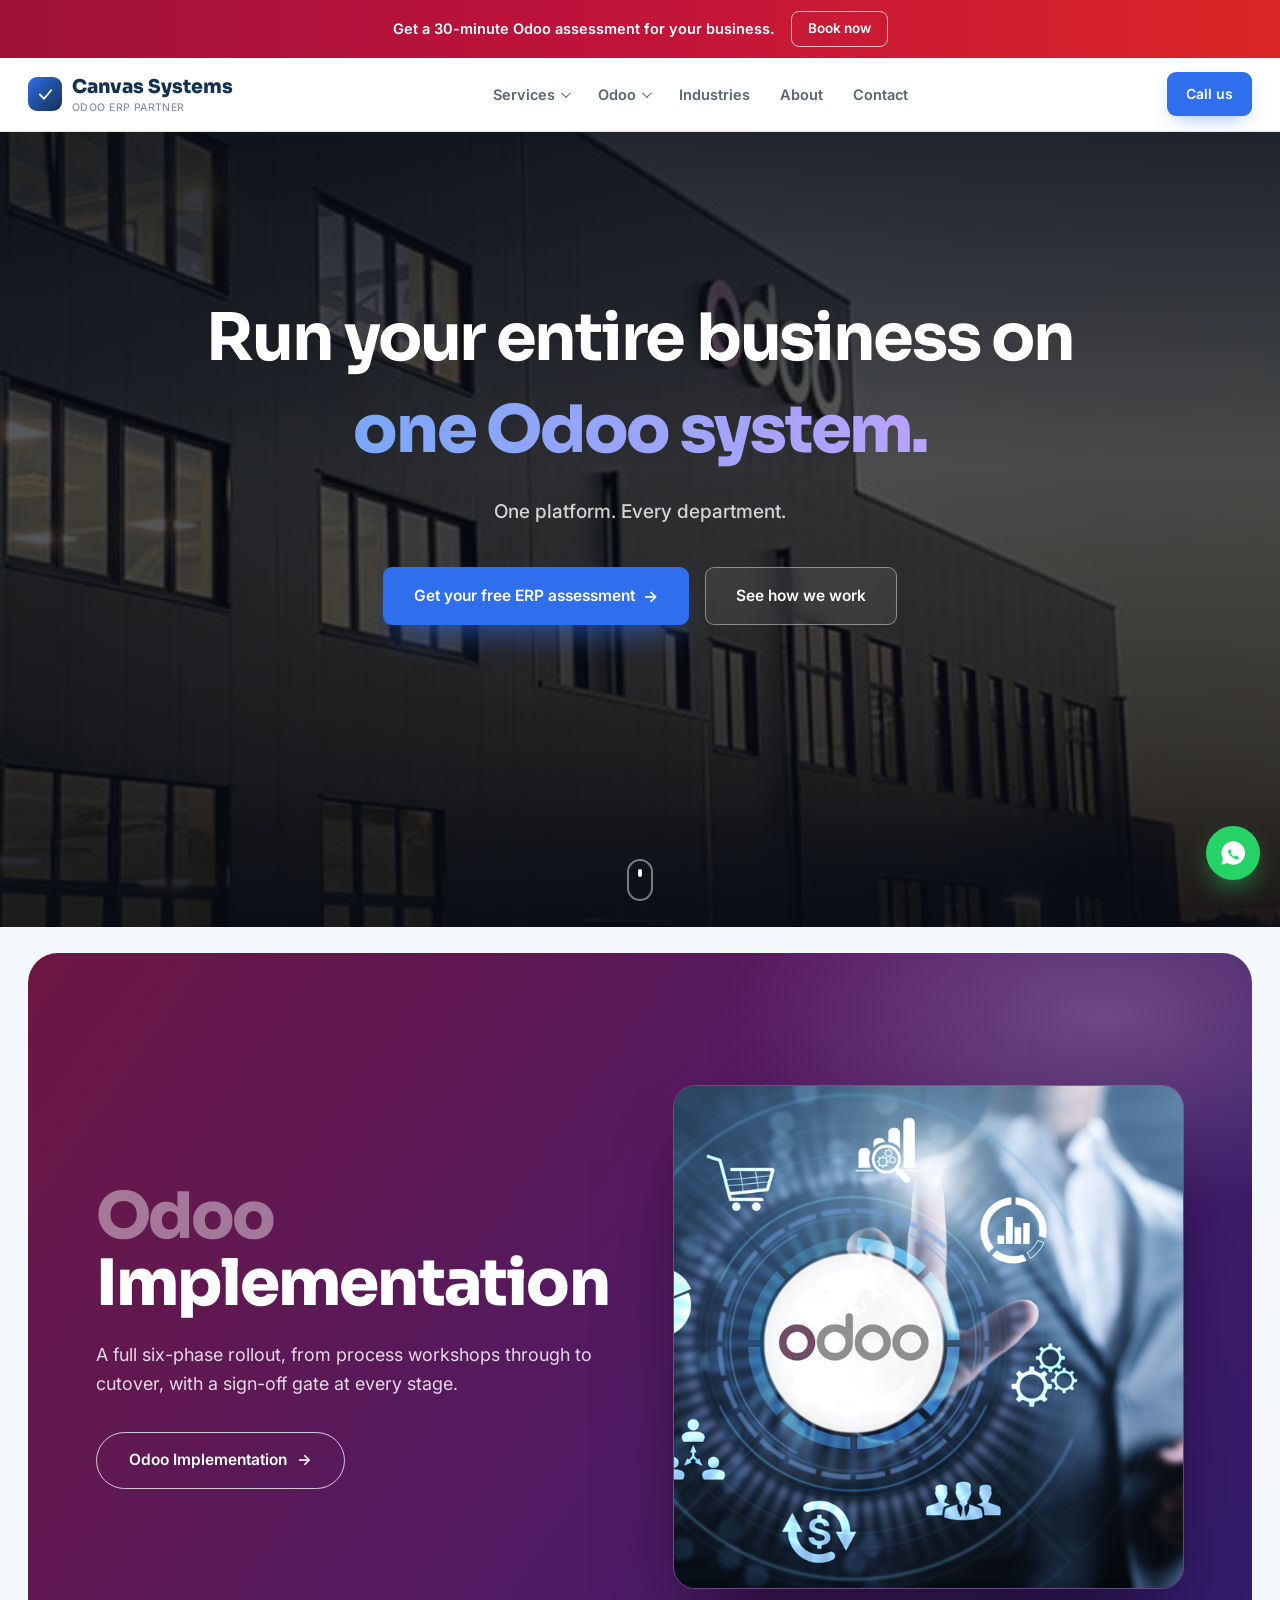
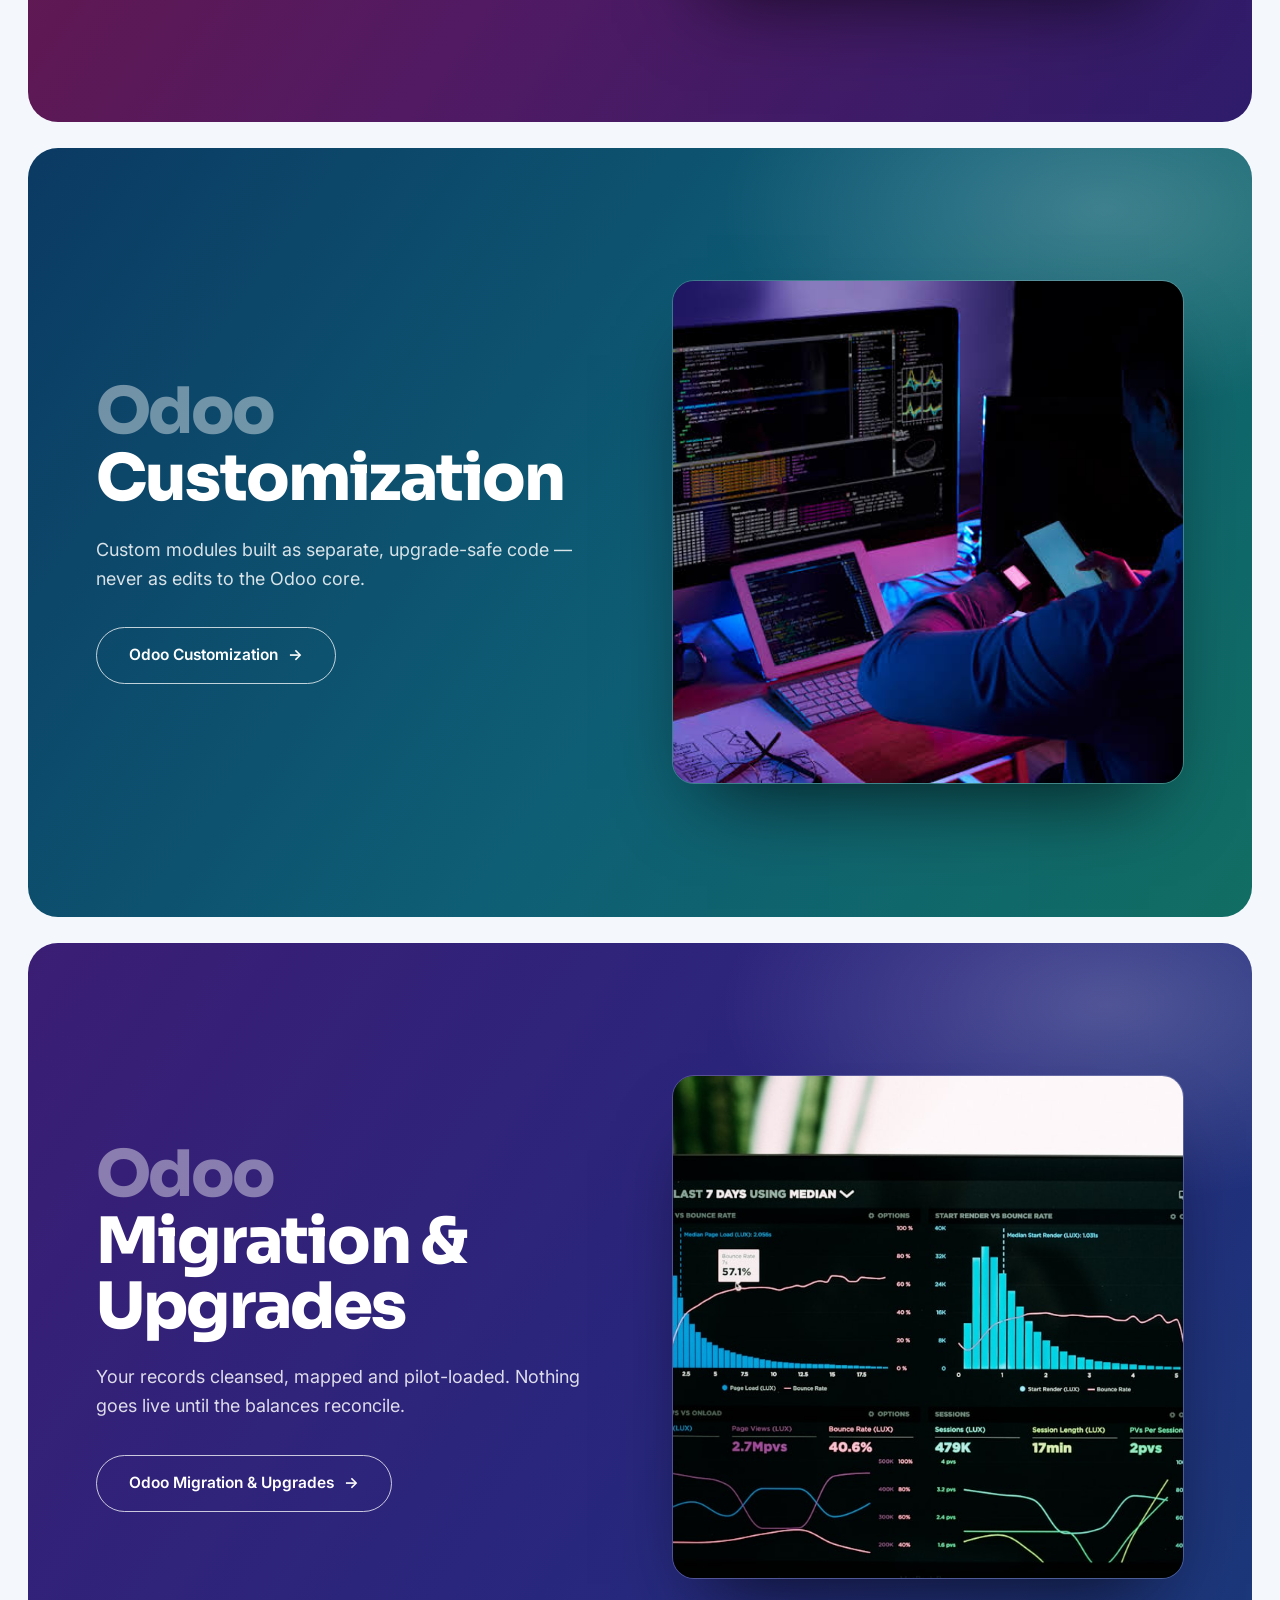
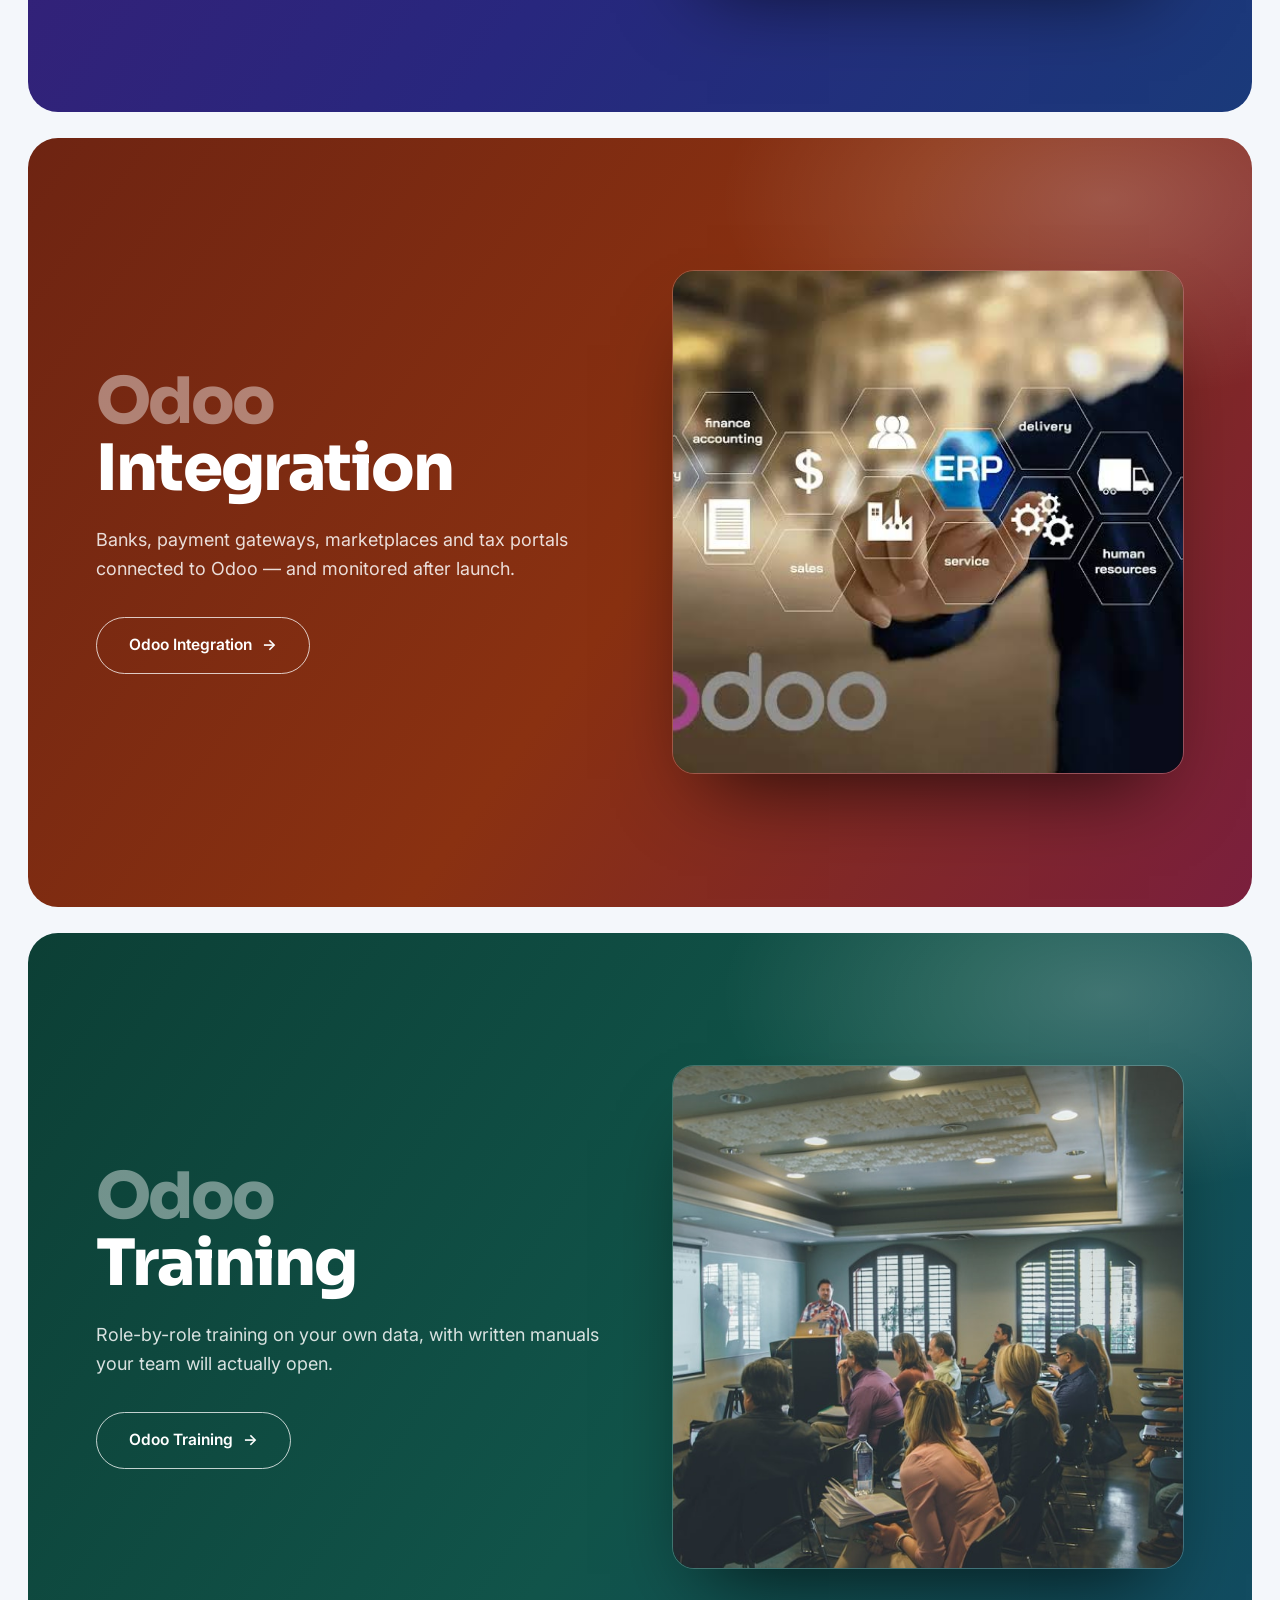
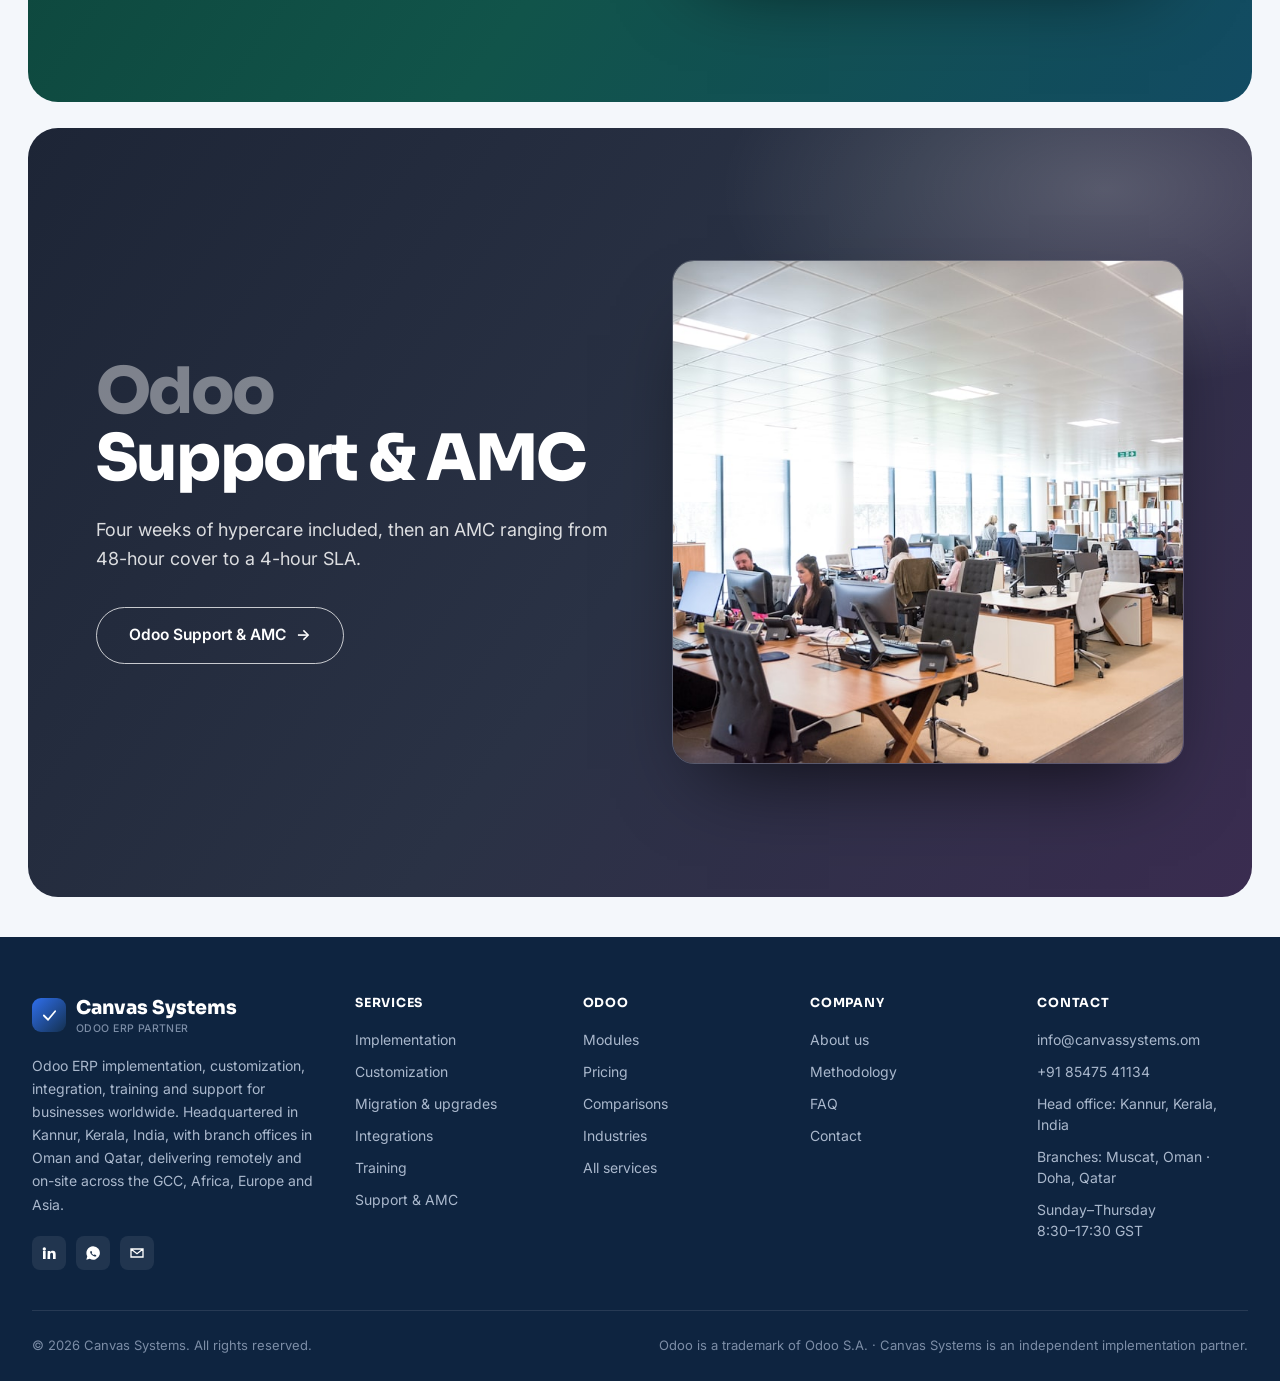
<file: index.html>
<!DOCTYPE html>
<html lang="en">
<head>
<meta charset="UTF-8">
<meta name="viewport" content="width=device-width, initial-scale=1.0">
<title>Canvas Systems | Odoo ERP Implementation Partner</title>
<meta name="description" content="Canvas Systems implements, customizes and supports Odoo ERP for businesses worldwide. Implementation, migration, integration, training and AMC support. Live in 10–12 weeks.">
<meta property="og:title" content="Canvas Systems | Odoo ERP Implementation Partner">
<meta property="og:description" content="Canvas Systems implements, customizes and supports Odoo ERP for businesses worldwide. Implementation, migration, integration, training and AMC support. Live in 10–12 weeks.">
<meta property="og:type" content="website">
<meta name="theme-color" content="#14304F">
<link rel="preconnect" href="https://fonts.googleapis.com">
<link rel="preconnect" href="https://fonts.gstatic.com" crossorigin>
<link href="https://fonts.googleapis.com/css2?family=Sora:wght@500;600;700;800&family=Inter:wght@400;500;600;700&display=swap" rel="stylesheet">
<link rel="stylesheet" href="assets/css/style.css">
</head>
<body data-page="home">

<a href="#main" class="skip">Skip to content</a>

<div class="announce">
  <div class="wrap">
    <span class="msg">Get a 30-minute Odoo assessment for your business.</span>
    <a href="contact.html" class="try">Book now</a>
  </div>
</div>

<header>
  <nav class="nav">
    <a href="index.html" class="logo">
      <span class="logo-mark"><svg viewBox="0 0 24 24" fill="none"><path d="M4 12L10 18L20 6" stroke="#fff" stroke-width="2.5" stroke-linecap="round" stroke-linejoin="round"/></svg></span>
      <span>Canvas Systems<small>Odoo ERP Partner</small></span>
    </a>
    <div class="nav-links centered" id="navLinks">
      <div class="nav-item">
        <button type="button" aria-expanded="false">Services</button>
        <div class="dropdown">
          <div class="dropdown-title">Odoo services</div>
          <a href="services.html"><strong>All services</strong><span>The full delivery lifecycle</span></a>
          <a href="implementation.html"><strong>Implementation</strong><span>End-to-end ERP rollout</span></a>
          <a href="customization.html"><strong>Customization</strong><span>Modules built to your process</span></a>
          <a href="migration.html"><strong>Migration &amp; upgrades</strong><span>Move your data and version</span></a>
          <a href="integration.html"><strong>Integrations</strong><span>Connect your other systems</span></a>
          <a href="training.html"><strong>Training</strong><span>Get your team using it</span></a>
          <a href="support.html"><strong>Support &amp; AMC</strong><span>SLAs after go-live</span></a>
        </div>
      </div>
      <div class="nav-item">
        <button type="button" aria-expanded="false">Odoo</button>
        <div class="dropdown">
          <div class="dropdown-title">Explore Odoo</div>
          <a href="modules.html"><strong>Modules</strong><span>Apps we implement</span></a>
          <a href="pricing.html"><strong>Pricing</strong><span>Packages and licensing</span></a>
          <a href="comparisons.html"><strong>Comparisons</strong><span>Odoo vs SAP, NetSuite, Zoho</span></a>
        </div>
      </div>
      <a href="industries.html">Industries</a>
      <a href="about.html">About</a>
      <a href="contact.html">Contact</a>
    </div>
    <div class="nav-actions">
      <a href="tel:+918547541134" class="btn btn-primary btn-sm">Call us</a>
    </div>
    <button class="nav-toggle" id="navToggle" aria-label="Toggle menu" aria-expanded="false" aria-controls="navLinks">
      <span></span><span></span><span></span>
    </button>
  </nav>
</header>

<div class="bg-anim" aria-hidden="true"><span></span><span></span><span></span><span></span></div>

<main id="main">

  <section class="hero">
    <div class="hero-dash" aria-hidden="true">
      <div class="mockup">
        <div class="mockup-bar"><span></span><span></span><span></span></div>
        <div class="mockup-body">
          <div class="mockup-side">
            <div class="side-logo"></div>
            <i class="on"></i><i></i><i></i><i></i><i></i>
          </div>
          <div class="mockup-main">
            <div class="mockup-stats">
              <div class="mockup-stat"><div class="label">Open orders</div><div class="value">128</div></div>
              <div class="mockup-stat"><div class="label">Revenue MTD</div><div class="value up">+18%</div></div>
              <div class="mockup-stat"><div class="label">Stock alerts</div><div class="value">3</div></div>
            </div>
            <div class="mockup-chart">
              <div class="mockup-chart-head"><span class="t">Sales pipeline</span><span class="t">This quarter</span></div>
              <div class="bars">
                <i style="height:40%; animation-delay:.05s"></i>
                <i style="height:65%; animation-delay:.12s"></i>
                <i style="height:48%; animation-delay:.19s"></i>
                <i style="height:80%; animation-delay:.26s"></i>
                <i style="height:58%; animation-delay:.33s"></i>
                <i style="height:92%; animation-delay:.40s"></i>
                <i style="height:70%; animation-delay:.47s"></i>
              </div>
            </div>
          </div>
        </div>
      </div>
    </div>
    <div class="wrap-wide hero-solo">
      <h1>Run your entire business on <span class="accent">one Odoo system.</span></h1>
      <p class="sub">One platform. Every department.</p>
      <div class="hero-ctas">
        <a href="contact.html" class="btn btn-primary">Get your free ERP assessment <span class="btn-icon">&rarr;</span></a>
        <a href="services.html" class="btn btn-outline">See how we work</a>
      </div>
    </div>
    <a class="scroll-cue" href="#services" aria-label="Scroll to services"><span></span></a>
  </section>

  <section id="services" class="panels-section">
    <div class="wrap-wide">
      <div class="panels">
      <div class="panel p-magenta reveal">
        <div>
          <div class="kicker">Odoo</div>
          <h2>Implementation</h2>
          <p>A full six-phase rollout, from process workshops through to cutover, with a sign-off gate at every stage.</p>
          <a href="implementation.html" class="btn-pill">Odoo Implementation</a>
        </div>
        <div class="panel-photo">
          <img src="assets/img/implementation.png" alt="" loading="lazy">
        </div>
      </div>
      <div class="panel p-ocean reveal">
        <div>
          <div class="kicker">Odoo</div>
          <h2>Customization</h2>
          <p>Custom modules built as separate, upgrade-safe code — never as edits to the Odoo core.</p>
          <a href="customization.html" class="btn-pill">Odoo Customization</a>
        </div>
        <div class="panel-photo">
          <img src="assets/img/customization.jpeg" alt="" loading="lazy">
        </div>
      </div>
      <div class="panel p-violet reveal">
        <div>
          <div class="kicker">Odoo</div>
          <h2>Migration &amp; Upgrades</h2>
          <p>Your records cleansed, mapped and pilot-loaded. Nothing goes live until the balances reconcile.</p>
          <a href="migration.html" class="btn-pill">Odoo Migration &amp; Upgrades</a>
        </div>
        <div class="panel-photo">
          <img src="assets/img/migration.jpg" alt="" loading="lazy">
        </div>
      </div>
      <div class="panel p-ember reveal">
        <div>
          <div class="kicker">Odoo</div>
          <h2>Integration</h2>
          <p>Banks, payment gateways, marketplaces and tax portals connected to Odoo — and monitored after launch.</p>
          <a href="integration.html" class="btn-pill">Odoo Integration</a>
        </div>
        <div class="panel-photo">
          <img src="assets/img/integration.jpg" alt="" loading="lazy">
        </div>
      </div>
      <div class="panel p-forest reveal">
        <div>
          <div class="kicker">Odoo</div>
          <h2>Training</h2>
          <p>Role-by-role training on your own data, with written manuals your team will actually open.</p>
          <a href="training.html" class="btn-pill">Odoo Training</a>
        </div>
        <div class="panel-photo">
          <img src="assets/img/training.jpg" alt="" loading="lazy">
        </div>
      </div>
      <div class="panel p-slate reveal">
        <div>
          <div class="kicker">Odoo</div>
          <h2>Support &amp; AMC</h2>
          <p>Four weeks of hypercare included, then an AMC ranging from 48-hour cover to a 4-hour SLA.</p>
          <a href="support.html" class="btn-pill">Odoo Support &amp; AMC</a>
        </div>
        <div class="panel-photo">
          <img src="assets/img/support.jpg" alt="" loading="lazy">
        </div>
      </div>
      </div>
    </div>
  </section>

</main>

<footer>
  <div class="wrap">
    <div class="footer-top">
      <div class="footer-brand">
        <a href="index.html" class="logo">
      <span class="logo-mark"><svg viewBox="0 0 24 24" fill="none"><path d="M4 12L10 18L20 6" stroke="#fff" stroke-width="2.5" stroke-linecap="round" stroke-linejoin="round"/></svg></span>
      <span>Canvas Systems<small>Odoo ERP Partner</small></span>
    </a>
        <p>Odoo ERP implementation, customization, integration, training and support for businesses worldwide. Headquartered in Kannur, Kerala, India, with branch offices in Oman and Qatar, delivering remotely and on-site across the GCC, Africa, Europe and Asia.</p>
        <div class="footer-social">
          <a href="#" aria-label="LinkedIn"><svg viewBox="0 0 24 24" fill="currentColor"><path d="M4.98 3.5a2.5 2.5 0 100 5 2.5 2.5 0 000-5zM3 9h4v12H3zM10 9h3.8v1.7h.05c.53-1 1.83-2.05 3.75-2.05C21.4 8.65 22 11 22 14.2V21h-4v-6c0-1.43-.03-3.27-2-3.27-2 0-2.3 1.56-2.3 3.17V21h-4z"/></svg></a>
          <a href="https://wa.me/918547541134" aria-label="WhatsApp" target="_blank" rel="noopener"><svg viewBox="0 0 24 24" fill="currentColor"><path d="M12 2a10 10 0 00-8.6 15L2 22l5.2-1.4A10 10 0 1012 2zm5.5 14.1c-.2.6-1.2 1.2-1.7 1.2-.5.1-1 .1-1.6-.1-.4-.1-.9-.3-1.5-.6a11 11 0 01-4.2-3.9c-.3-.5-.7-1.2-.7-2s.4-1.2.6-1.4c.2-.2.4-.3.6-.3h.4c.1 0 .3 0 .5.4l.7 1.6c.1.1.1.3 0 .4l-.2.4-.3.3c-.1.1-.2.2-.1.4a6.6 6.6 0 003 2.6c.2.1.4.1.5-.1l.6-.7c.1-.2.3-.2.5-.1l1.6.8c.2.1.4.2.4.3s0 .5-.1.8z"/></svg></a>
          <a href="mailto:info@canvassystems.om" aria-label="Email"><svg viewBox="0 0 24 24" fill="none" stroke="currentColor" stroke-width="2"><path d="M3 6l9 7 9-7M3 6v12h18V6H3z"/></svg></a>
        </div>
      </div>
      <div class="footer-col">
        <h5>Services</h5>
        <a href="implementation.html">Implementation</a>
        <a href="customization.html">Customization</a>
        <a href="migration.html">Migration &amp; upgrades</a>
        <a href="integration.html">Integrations</a>
        <a href="training.html">Training</a>
        <a href="support.html">Support &amp; AMC</a>
      </div>
      <div class="footer-col">
        <h5>Odoo</h5>
        <a href="modules.html">Modules</a>
        <a href="pricing.html">Pricing</a>
        <a href="comparisons.html">Comparisons</a>
        <a href="industries.html">Industries</a>
        <a href="services.html">All services</a>
      </div>
      <div class="footer-col">
        <h5>Company</h5>
        <a href="about.html">About us</a>
        <a href="about.html#methodology">Methodology</a>
        <a href="about.html#faq">FAQ</a>
        <a href="contact.html">Contact</a>
      </div>
      <div class="footer-col">
        <h5>Contact</h5>
        <a href="mailto:info@canvassystems.om">info@canvassystems.om</a>
        <a href="tel:+918547541134">+91 85475 41134</a>
        <p>Head office: Kannur, Kerala, India</p>
        <p>Branches: Muscat, Oman &middot; Doha, Qatar</p>
        <p>Sunday–Thursday<br>8:30–17:30 GST</p>
      </div>
    </div>
    <div class="footer-bottom">
      <span>&copy; <span id="year">2026</span> Canvas Systems. All rights reserved.</span>
      <span>Odoo is a trademark of Odoo S.A. &middot; Canvas Systems is an independent implementation partner.</span>
    </div>
  </div>
</footer>

<a class="wa" href="https://wa.me/918547541134" aria-label="Chat on WhatsApp" target="_blank" rel="noopener"><svg viewBox="0 0 24 24" fill="currentColor"><path d="M12 2a10 10 0 00-8.6 15L2 22l5.2-1.4A10 10 0 1012 2zm5.5 14.1c-.2.6-1.2 1.2-1.7 1.2-.5.1-1 .1-1.6-.1-.4-.1-.9-.3-1.5-.6a11 11 0 01-4.2-3.9c-.3-.5-.7-1.2-.7-2s.4-1.2.6-1.4c.2-.2.4-.3.6-.3h.4c.1 0 .3 0 .5.4l.7 1.6c.1.1.1.3 0 .4l-.2.4-.3.3c-.1.1-.2.2-.1.4a6.6 6.6 0 003 2.6c.2.1.4.1.5-.1l.6-.7c.1-.2.3-.2.5-.1l1.6.8c.2.1.4.2.4.3s0 .5-.1.8z"/></svg></a>

<script src="assets/js/main.js"></script>
</body>
</html>
</file>
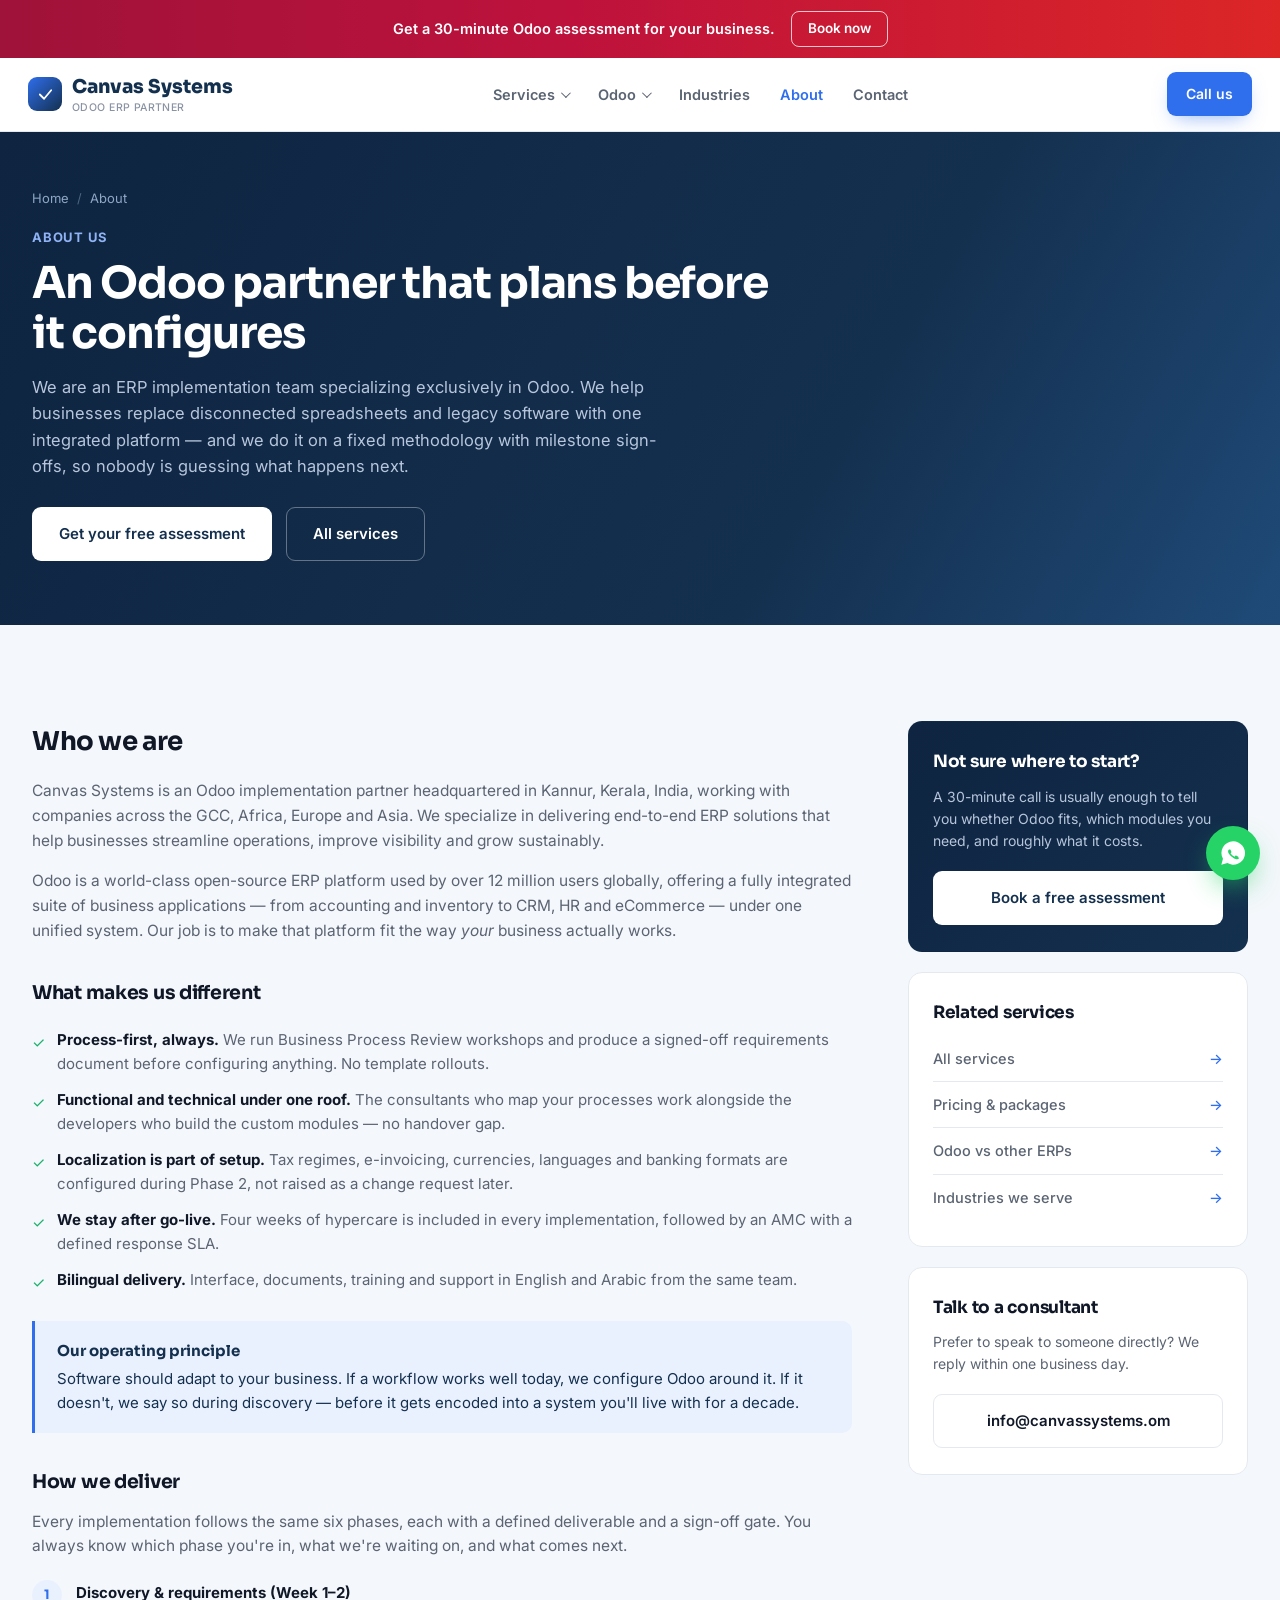
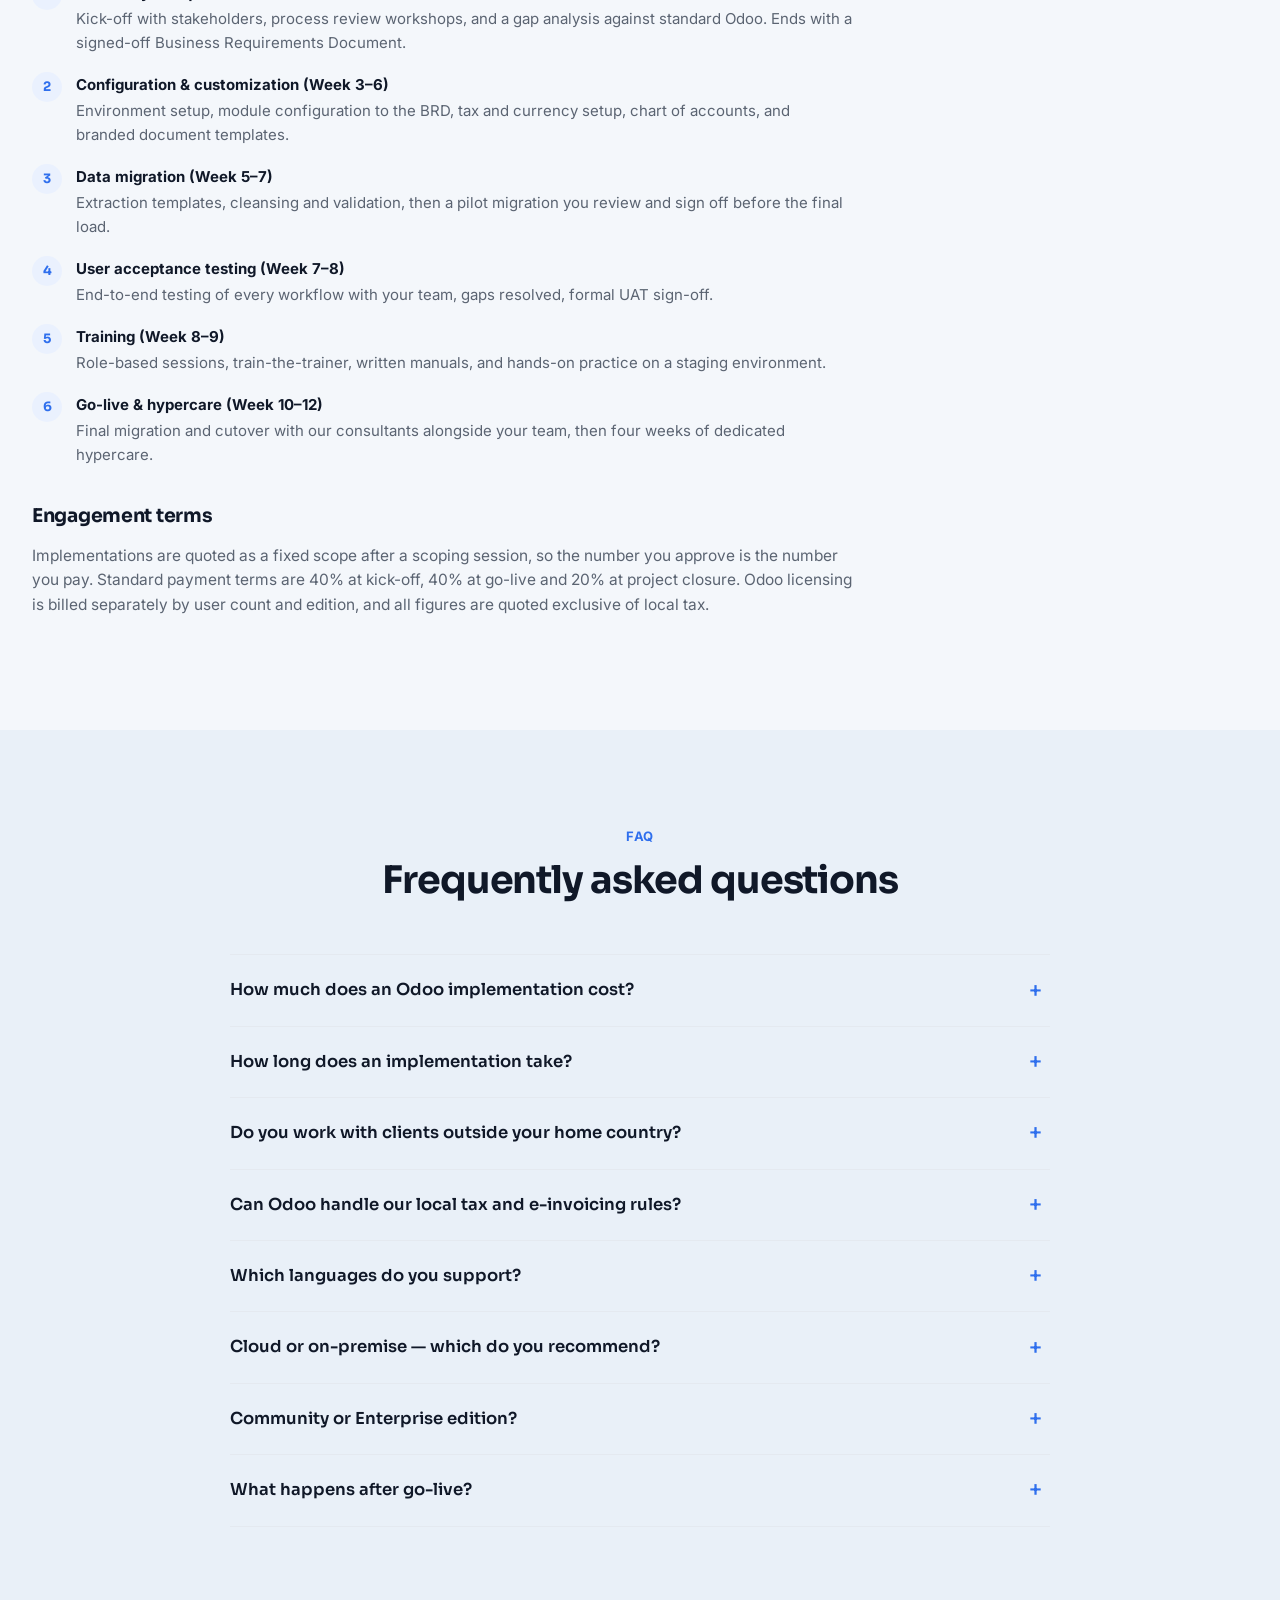
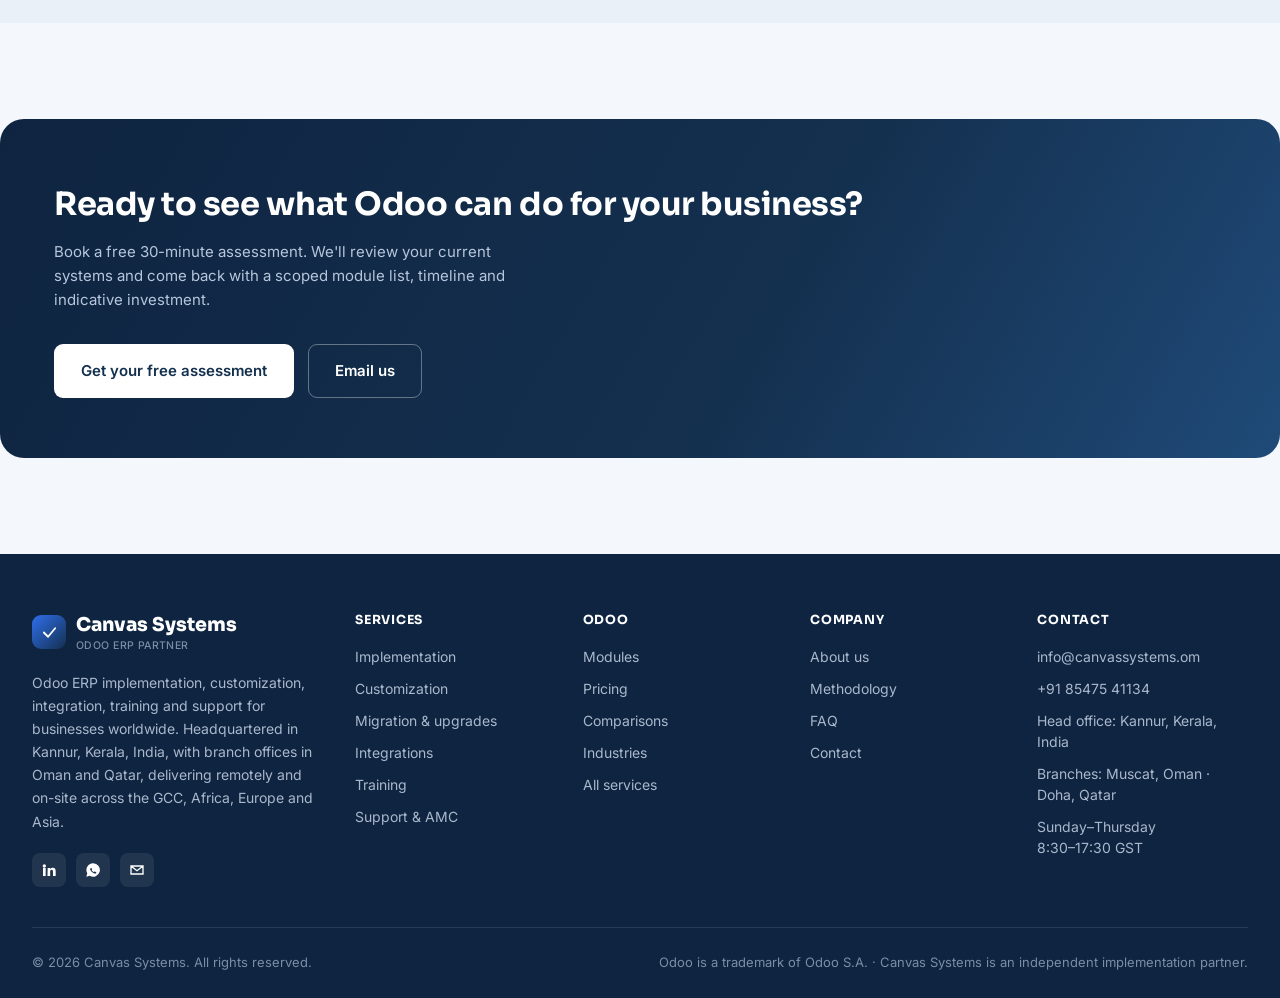
<file: about.html>
<!DOCTYPE html>
<html lang="en">
<head>
<meta charset="UTF-8">
<meta name="viewport" content="width=device-width, initial-scale=1.0">
<title>About Canvas Systems | Odoo ERP Partner</title>
<meta name="description" content="Canvas Systems is an Odoo ERP implementation partner working with businesses worldwide — our methodology, our approach, and how we deliver.">
<meta property="og:title" content="About Canvas Systems | Odoo ERP Partner">
<meta property="og:description" content="Canvas Systems is an Odoo ERP implementation partner working with businesses worldwide — our methodology, our approach, and how we deliver.">
<meta property="og:type" content="website">
<meta name="theme-color" content="#14304F">
<link rel="preconnect" href="https://fonts.googleapis.com">
<link rel="preconnect" href="https://fonts.gstatic.com" crossorigin>
<link href="https://fonts.googleapis.com/css2?family=Sora:wght@500;600;700;800&family=Inter:wght@400;500;600;700&display=swap" rel="stylesheet">
<link rel="stylesheet" href="assets/css/style.css">
</head>
<body data-page="about">

<a href="#main" class="skip">Skip to content</a>

<div class="announce">
  <div class="wrap">
    <span class="msg">Get a 30-minute Odoo assessment for your business.</span>
    <a href="contact.html" class="try">Book now</a>
  </div>
</div>

<header>
  <nav class="nav">
    <a href="index.html" class="logo">
      <span class="logo-mark"><svg viewBox="0 0 24 24" fill="none"><path d="M4 12L10 18L20 6" stroke="#fff" stroke-width="2.5" stroke-linecap="round" stroke-linejoin="round"/></svg></span>
      <span>Canvas Systems<small>Odoo ERP Partner</small></span>
    </a>
    <div class="nav-links centered" id="navLinks">
      <div class="nav-item">
        <button type="button" aria-expanded="false">Services</button>
        <div class="dropdown">
          <div class="dropdown-title">Odoo services</div>
          <a href="services.html"><strong>All services</strong><span>The full delivery lifecycle</span></a>
          <a href="implementation.html"><strong>Implementation</strong><span>End-to-end ERP rollout</span></a>
          <a href="customization.html"><strong>Customization</strong><span>Modules built to your process</span></a>
          <a href="migration.html"><strong>Migration &amp; upgrades</strong><span>Move your data and version</span></a>
          <a href="integration.html"><strong>Integrations</strong><span>Connect your other systems</span></a>
          <a href="training.html"><strong>Training</strong><span>Get your team using it</span></a>
          <a href="support.html"><strong>Support &amp; AMC</strong><span>SLAs after go-live</span></a>
        </div>
      </div>
      <div class="nav-item">
        <button type="button" aria-expanded="false">Odoo</button>
        <div class="dropdown">
          <div class="dropdown-title">Explore Odoo</div>
          <a href="modules.html"><strong>Modules</strong><span>Apps we implement</span></a>
          <a href="pricing.html"><strong>Pricing</strong><span>Packages and licensing</span></a>
          <a href="comparisons.html"><strong>Comparisons</strong><span>Odoo vs SAP, NetSuite, Zoho</span></a>
        </div>
      </div>
      <a href="industries.html">Industries</a>
      <a href="about.html" class="active">About</a>
      <a href="contact.html">Contact</a>
    </div>
    <div class="nav-actions">
      <a href="tel:+918547541134" class="btn btn-primary btn-sm">Call us</a>
    </div>
    <button class="nav-toggle" id="navToggle" aria-label="Toggle menu" aria-expanded="false" aria-controls="navLinks">
      <span></span><span></span><span></span>
    </button>
  </nav>
</header>

<div class="bg-anim" aria-hidden="true"><span></span><span></span><span></span><span></span></div>

<main id="main">

  <section class="page-hero">
    <div class="wrap">
      <div class="crumbs"><a href="index.html">Home</a><span>/</span><a href="about.html">About</a></div>
      <div class="eyebrow">About us</div>
      <h1>An Odoo partner that plans before it configures</h1>
      <p>We are an ERP implementation team specializing exclusively in Odoo. We help businesses replace disconnected spreadsheets and legacy software with one integrated platform — and we do it on a fixed methodology with milestone sign-offs, so nobody is guessing what happens next.</p>
      <div class="hero-ctas">
        <a href="contact.html" class="btn btn-white">Get your free assessment</a>
        <a href="services.html" class="btn btn-ghost">All services</a>
      </div>
    </div>
  </section>

  <section>
    <div class="wrap content-grid">
      <div class="prose reveal">
        <h2>Who we are</h2>
        <p>Canvas Systems is an Odoo implementation partner headquartered in Kannur, Kerala, India, working with companies across the GCC, Africa, Europe and Asia. We specialize in delivering end-to-end ERP solutions that help businesses streamline operations, improve visibility and grow sustainably.</p>
        <p>Odoo is a world-class open-source ERP platform used by over 12 million users globally, offering a fully integrated suite of business applications — from accounting and inventory to CRM, HR and eCommerce — under one unified system. Our job is to make that platform fit the way <em>your</em> business actually works.</p>

        <h3>What makes us different</h3>
        <ul class="ticks">
          <li><span class="tick">&#10003;</span><span><strong>Process-first, always.</strong> We run Business Process Review workshops and produce a signed-off requirements document before configuring anything. No template rollouts.</span></li>
          <li><span class="tick">&#10003;</span><span><strong>Functional and technical under one roof.</strong> The consultants who map your processes work alongside the developers who build the custom modules — no handover gap.</span></li>
          <li><span class="tick">&#10003;</span><span><strong>Localization is part of setup.</strong> Tax regimes, e-invoicing, currencies, languages and banking formats are configured during Phase 2, not raised as a change request later.</span></li>
          <li><span class="tick">&#10003;</span><span><strong>We stay after go-live.</strong> Four weeks of hypercare is included in every implementation, followed by an AMC with a defined response SLA.</span></li>
          <li><span class="tick">&#10003;</span><span><strong>Bilingual delivery.</strong> Interface, documents, training and support in English and Arabic from the same team.</span></li>
        </ul>

        <div class="callout">
          <strong>Our operating principle</strong>
          Software should adapt to your business. If a workflow works well today, we configure Odoo around it. If it doesn't, we say so during discovery — before it gets encoded into a system you'll live with for a decade.
        </div>

        <h3 id="methodology">How we deliver</h3>
        <p>Every implementation follows the same six phases, each with a defined deliverable and a sign-off gate. You always know which phase you're in, what we're waiting on, and what comes next.</p>
        <ol class="steps">
          <li><strong>Discovery &amp; requirements (Week 1–2)</strong>Kick-off with stakeholders, process review workshops, and a gap analysis against standard Odoo. Ends with a signed-off Business Requirements Document.</li>
          <li><strong>Configuration &amp; customization (Week 3–6)</strong>Environment setup, module configuration to the BRD, tax and currency setup, chart of accounts, and branded document templates.</li>
          <li><strong>Data migration (Week 5–7)</strong>Extraction templates, cleansing and validation, then a pilot migration you review and sign off before the final load.</li>
          <li><strong>User acceptance testing (Week 7–8)</strong>End-to-end testing of every workflow with your team, gaps resolved, formal UAT sign-off.</li>
          <li><strong>Training (Week 8–9)</strong>Role-based sessions, train-the-trainer, written manuals, and hands-on practice on a staging environment.</li>
          <li><strong>Go-live &amp; hypercare (Week 10–12)</strong>Final migration and cutover with our consultants alongside your team, then four weeks of dedicated hypercare.</li>
        </ol>

        <h3>Engagement terms</h3>
        <p>Implementations are quoted as a fixed scope after a scoping session, so the number you approve is the number you pay. Standard payment terms are 40% at kick-off, 40% at go-live and 20% at project closure. Odoo licensing is billed separately by user count and edition, and all figures are quoted exclusive of local tax.</p>
      </div>
      <aside class="sidebar">
      <div class="side-card dark">
        <h4>Not sure where to start?</h4>
        <p>A 30-minute call is usually enough to tell you whether Odoo fits, which modules you need, and roughly what it costs.</p>
        <a href="contact.html" class="btn btn-white">Book a free assessment</a>
      </div>
      <div class="side-card">
        <h4>Related services</h4>
        <div class="side-links">
        <a href="services.html">All services</a>
        <a href="pricing.html">Pricing &amp; packages</a>
        <a href="comparisons.html">Odoo vs other ERPs</a>
        <a href="industries.html">Industries we serve</a>
        </div>
      </div>
      <div class="side-card">
        <h4>Talk to a consultant</h4>
        <p>Prefer to speak to someone directly? We reply within one business day.</p>
        <a href="mailto:info@canvassystems.om" class="btn btn-outline">info@canvassystems.om</a>
      </div>
    </aside>
    </div>
  </section>

  <section class="soft" id="faq">
    <div class="wrap">
      <div class="section-head reveal">
        <div class="eyebrow">FAQ</div>
        <h2>Frequently asked questions</h2>
      </div>
      <div class="faq-list reveal">
        <details><summary>How much does an Odoo implementation cost?</summary><p>Implementation is quoted as a fixed scope after a scoping session, and depends on the number of modules and users, how much custom development is needed, and how much data has to be migrated. Odoo licensing is separate and billed annually by user count and edition. See the <a href="pricing.html">pricing page</a> for package structures.</p></details>
        <details><summary>How long does an implementation take?</summary><p>A full six-phase implementation typically runs 10–12 weeks from kick-off, subject to your team's availability and how quickly data can be provided. A focused rollout on a smaller module set can go live noticeably faster.</p></details>
        <details><summary>Do you work with clients outside your home country?</summary><p>Yes — the majority of our delivery is remote. Discovery workshops, training and go-live can be run over video, and we travel for the phases where being in the room genuinely helps. Multi-country, multi-currency and multi-company setups are routine work for us.</p></details>
        <details><summary>Can Odoo handle our local tax and e-invoicing rules?</summary><p>In most cases yes. Odoo ships localization packages for a large number of countries covering chart of accounts, tax codes and statutory reports. Where a specific e-invoicing portal or regulator format is required, we build or configure the connector during implementation.</p></details>
        <details><summary>Which languages do you support?</summary><p>Odoo's interface, reports and printed documents run in dozens of languages, including full right-to-left Arabic. Our team delivers training, manuals and support in English and Arabic.</p></details>
        <details><summary>Cloud or on-premise — which do you recommend?</summary><p>Either works. We deploy on Odoo's cloud, a private cloud, or your own servers depending on your IT policy and data residency requirements, and make a recommendation during discovery based on your team size and internal IT capability.</p></details>
        <details><summary>Community or Enterprise edition?</summary><p>It depends on which apps you need. Community covers a lot of ground at no licence cost; Enterprise adds accounting automation, studio, mobile apps, and official support. We'll recommend an edition during scoping and show you the cost difference before you commit.</p></details>
        <details><summary>What happens after go-live?</summary><p>Four weeks of hypercare is included with every implementation. After that you move onto a Basic, Standard or Premium AMC depending on the response time your operation needs — see <a href="support.html">Support &amp; AMC</a>.</p></details>
      </div>
    </div>
  </section>

  <section>
    <div class="cta-banner reveal">
      <div>
        <h2>Ready to see what Odoo can do for your business?</h2>
        <p>Book a free 30-minute assessment. We'll review your current systems and come back with a scoped module list, timeline and indicative investment.</p>
      </div>
      <div class="cta-actions">
        <a href="contact.html" class="btn btn-white">Get your free assessment</a>
        <a href="mailto:info@canvassystems.om" class="btn btn-ghost">Email us</a>
      </div>
    </div>
  </section>

</main>

<footer>
  <div class="wrap">
    <div class="footer-top">
      <div class="footer-brand">
        <a href="index.html" class="logo">
      <span class="logo-mark"><svg viewBox="0 0 24 24" fill="none"><path d="M4 12L10 18L20 6" stroke="#fff" stroke-width="2.5" stroke-linecap="round" stroke-linejoin="round"/></svg></span>
      <span>Canvas Systems<small>Odoo ERP Partner</small></span>
    </a>
        <p>Odoo ERP implementation, customization, integration, training and support for businesses worldwide. Headquartered in Kannur, Kerala, India, with branch offices in Oman and Qatar, delivering remotely and on-site across the GCC, Africa, Europe and Asia.</p>
        <div class="footer-social">
          <a href="#" aria-label="LinkedIn"><svg viewBox="0 0 24 24" fill="currentColor"><path d="M4.98 3.5a2.5 2.5 0 100 5 2.5 2.5 0 000-5zM3 9h4v12H3zM10 9h3.8v1.7h.05c.53-1 1.83-2.05 3.75-2.05C21.4 8.65 22 11 22 14.2V21h-4v-6c0-1.43-.03-3.27-2-3.27-2 0-2.3 1.56-2.3 3.17V21h-4z"/></svg></a>
          <a href="https://wa.me/918547541134" aria-label="WhatsApp" target="_blank" rel="noopener"><svg viewBox="0 0 24 24" fill="currentColor"><path d="M12 2a10 10 0 00-8.6 15L2 22l5.2-1.4A10 10 0 1012 2zm5.5 14.1c-.2.6-1.2 1.2-1.7 1.2-.5.1-1 .1-1.6-.1-.4-.1-.9-.3-1.5-.6a11 11 0 01-4.2-3.9c-.3-.5-.7-1.2-.7-2s.4-1.2.6-1.4c.2-.2.4-.3.6-.3h.4c.1 0 .3 0 .5.4l.7 1.6c.1.1.1.3 0 .4l-.2.4-.3.3c-.1.1-.2.2-.1.4a6.6 6.6 0 003 2.6c.2.1.4.1.5-.1l.6-.7c.1-.2.3-.2.5-.1l1.6.8c.2.1.4.2.4.3s0 .5-.1.8z"/></svg></a>
          <a href="mailto:info@canvassystems.om" aria-label="Email"><svg viewBox="0 0 24 24" fill="none" stroke="currentColor" stroke-width="2"><path d="M3 6l9 7 9-7M3 6v12h18V6H3z"/></svg></a>
        </div>
      </div>
      <div class="footer-col">
        <h5>Services</h5>
        <a href="implementation.html">Implementation</a>
        <a href="customization.html">Customization</a>
        <a href="migration.html">Migration &amp; upgrades</a>
        <a href="integration.html">Integrations</a>
        <a href="training.html">Training</a>
        <a href="support.html">Support &amp; AMC</a>
      </div>
      <div class="footer-col">
        <h5>Odoo</h5>
        <a href="modules.html">Modules</a>
        <a href="pricing.html">Pricing</a>
        <a href="comparisons.html">Comparisons</a>
        <a href="industries.html">Industries</a>
        <a href="services.html">All services</a>
      </div>
      <div class="footer-col">
        <h5>Company</h5>
        <a href="about.html">About us</a>
        <a href="about.html#methodology">Methodology</a>
        <a href="about.html#faq">FAQ</a>
        <a href="contact.html">Contact</a>
      </div>
      <div class="footer-col">
        <h5>Contact</h5>
        <a href="mailto:info@canvassystems.om">info@canvassystems.om</a>
        <a href="tel:+918547541134">+91 85475 41134</a>
        <p>Head office: Kannur, Kerala, India</p>
        <p>Branches: Muscat, Oman &middot; Doha, Qatar</p>
        <p>Sunday–Thursday<br>8:30–17:30 GST</p>
      </div>
    </div>
    <div class="footer-bottom">
      <span>&copy; <span id="year">2026</span> Canvas Systems. All rights reserved.</span>
      <span>Odoo is a trademark of Odoo S.A. &middot; Canvas Systems is an independent implementation partner.</span>
    </div>
  </div>
</footer>

<a class="wa" href="https://wa.me/918547541134" aria-label="Chat on WhatsApp" target="_blank" rel="noopener"><svg viewBox="0 0 24 24" fill="currentColor"><path d="M12 2a10 10 0 00-8.6 15L2 22l5.2-1.4A10 10 0 1012 2zm5.5 14.1c-.2.6-1.2 1.2-1.7 1.2-.5.1-1 .1-1.6-.1-.4-.1-.9-.3-1.5-.6a11 11 0 01-4.2-3.9c-.3-.5-.7-1.2-.7-2s.4-1.2.6-1.4c.2-.2.4-.3.6-.3h.4c.1 0 .3 0 .5.4l.7 1.6c.1.1.1.3 0 .4l-.2.4-.3.3c-.1.1-.2.2-.1.4a6.6 6.6 0 003 2.6c.2.1.4.1.5-.1l.6-.7c.1-.2.3-.2.5-.1l1.6.8c.2.1.4.2.4.3s0 .5-.1.8z"/></svg></a>

<script src="assets/js/main.js"></script>
</body>
</html>
</file>
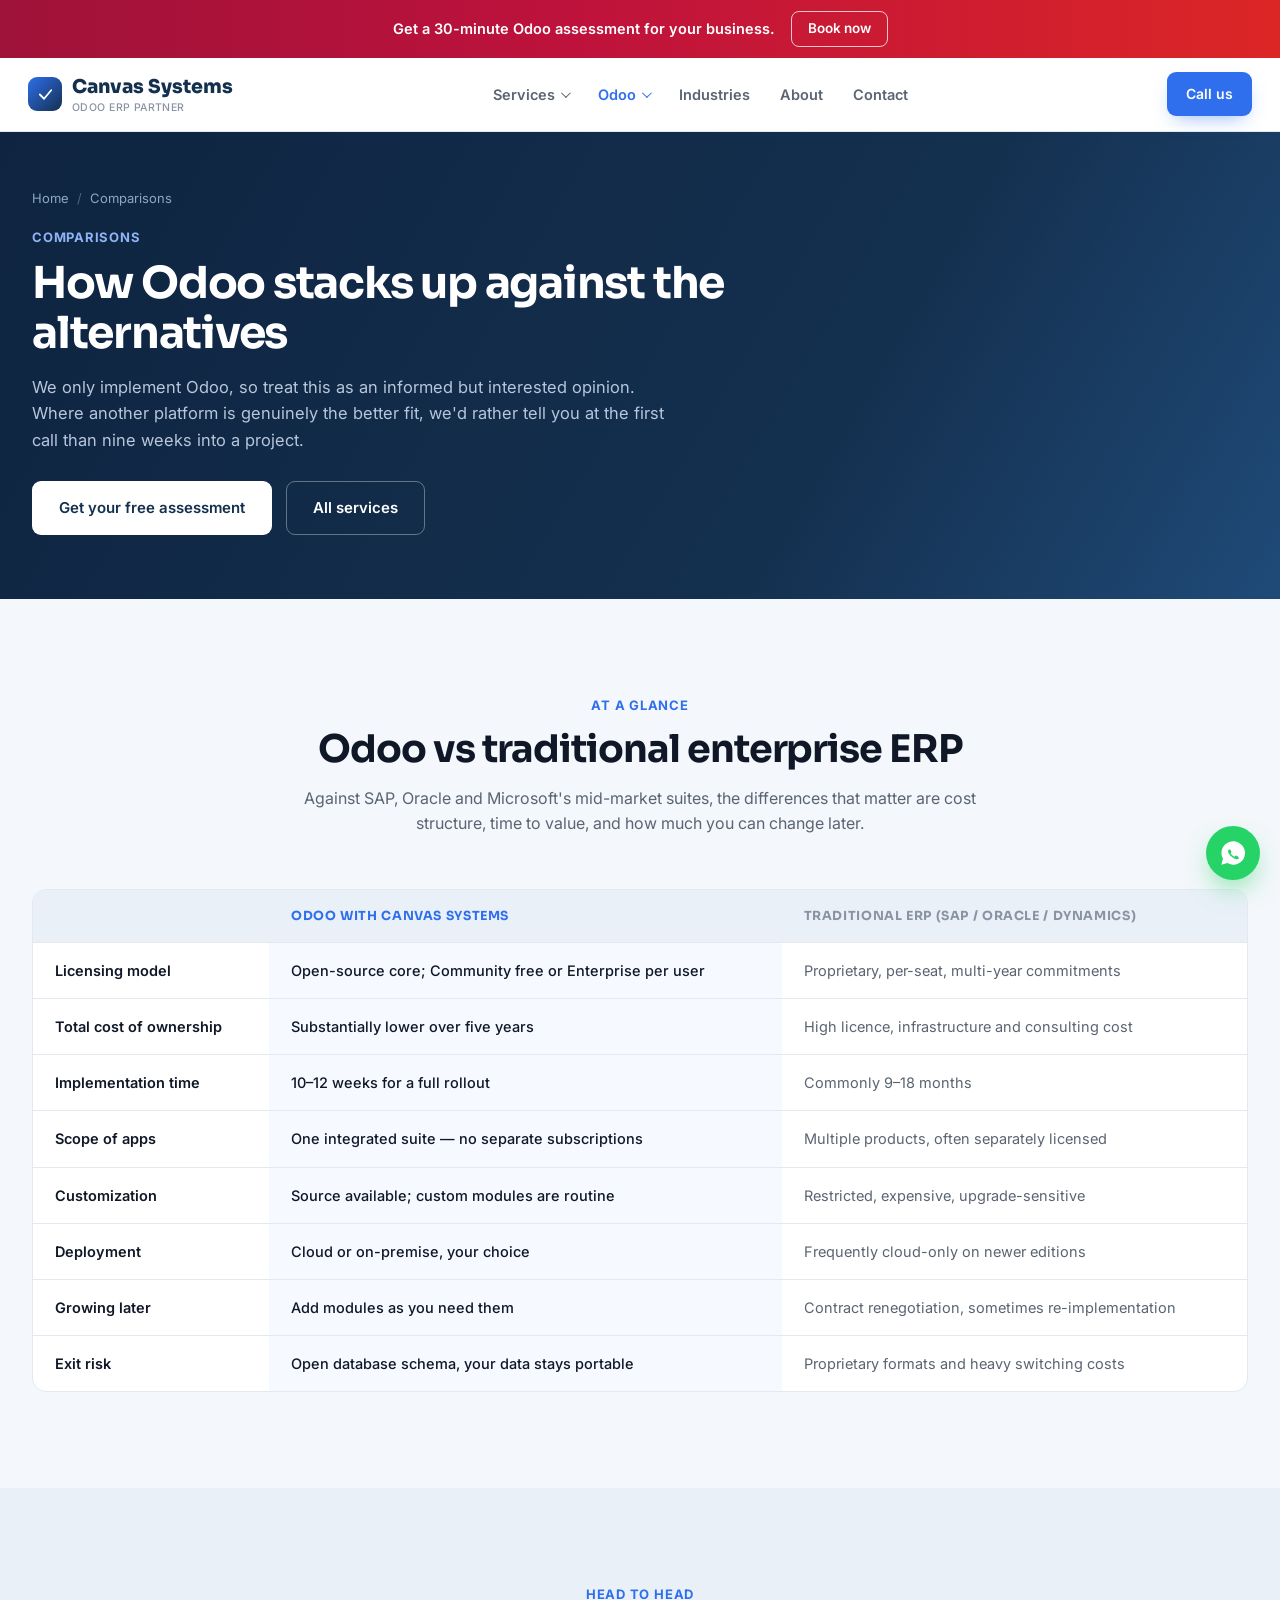
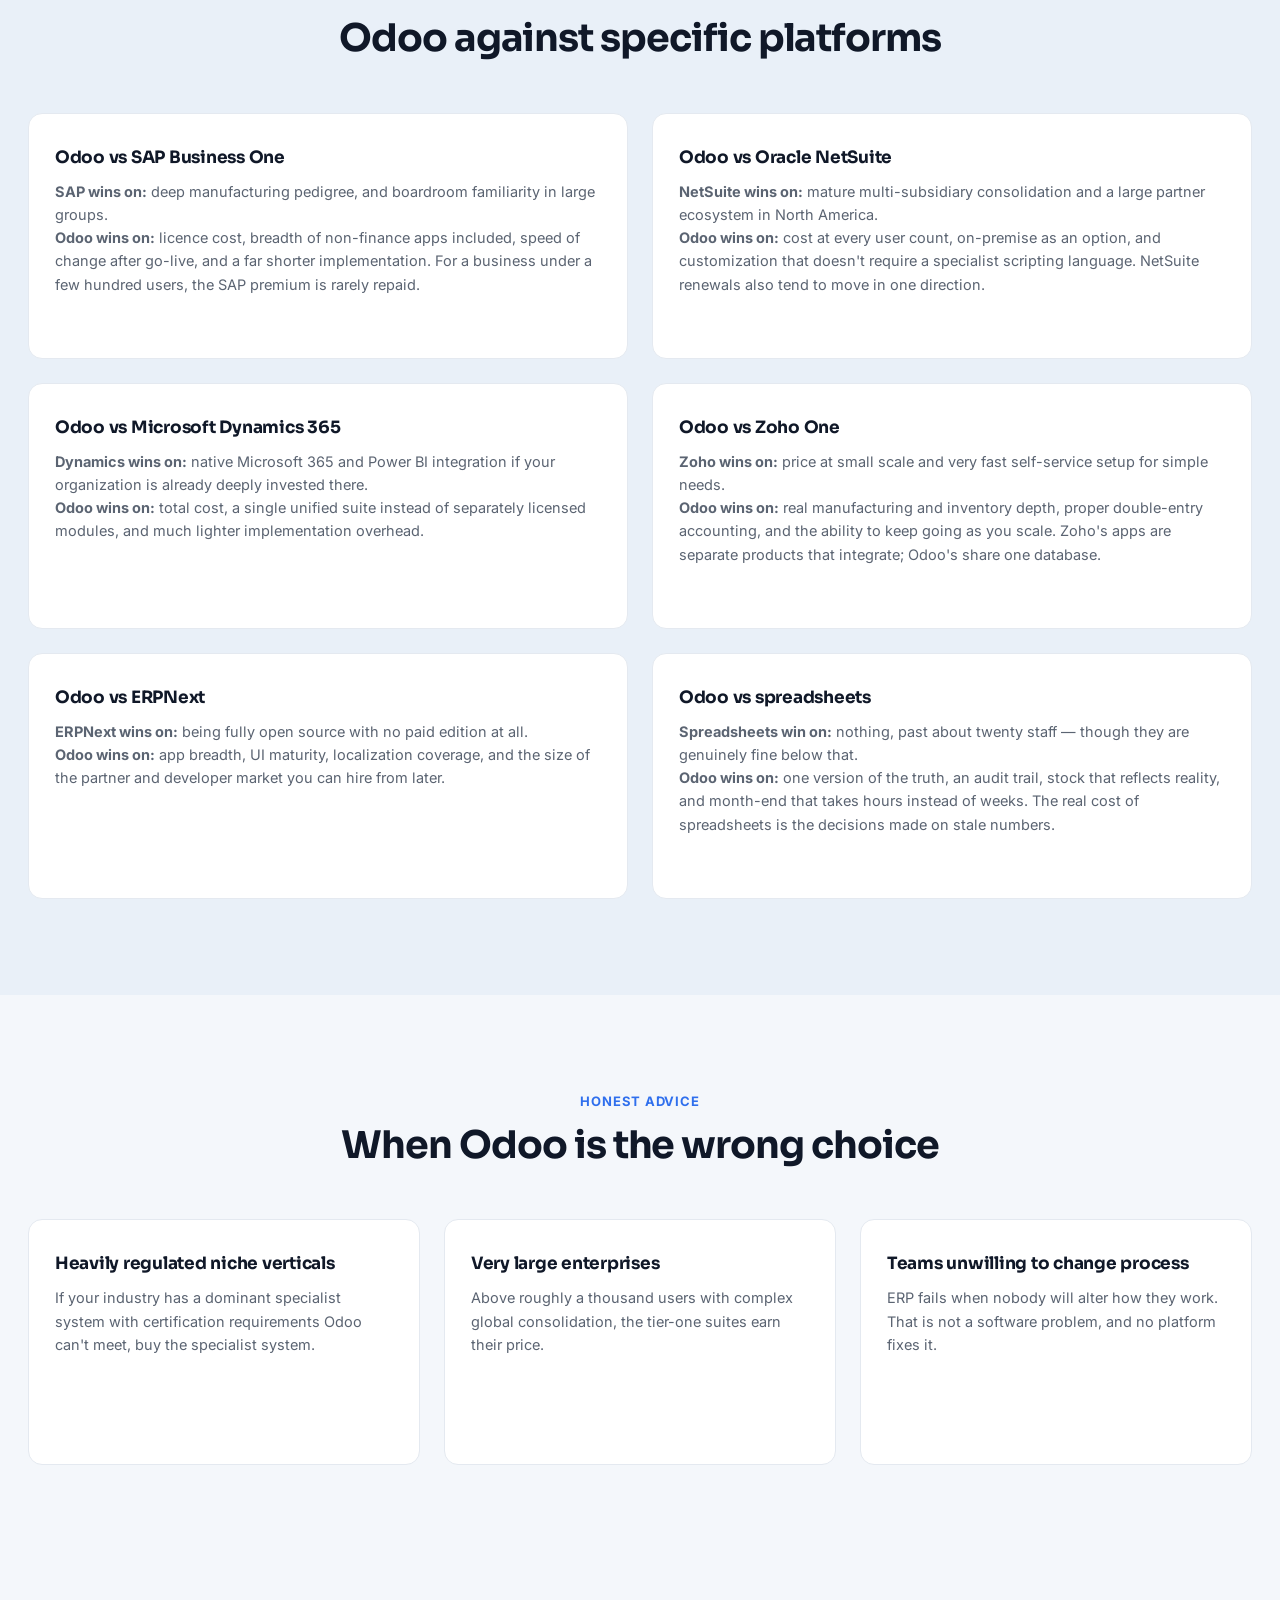
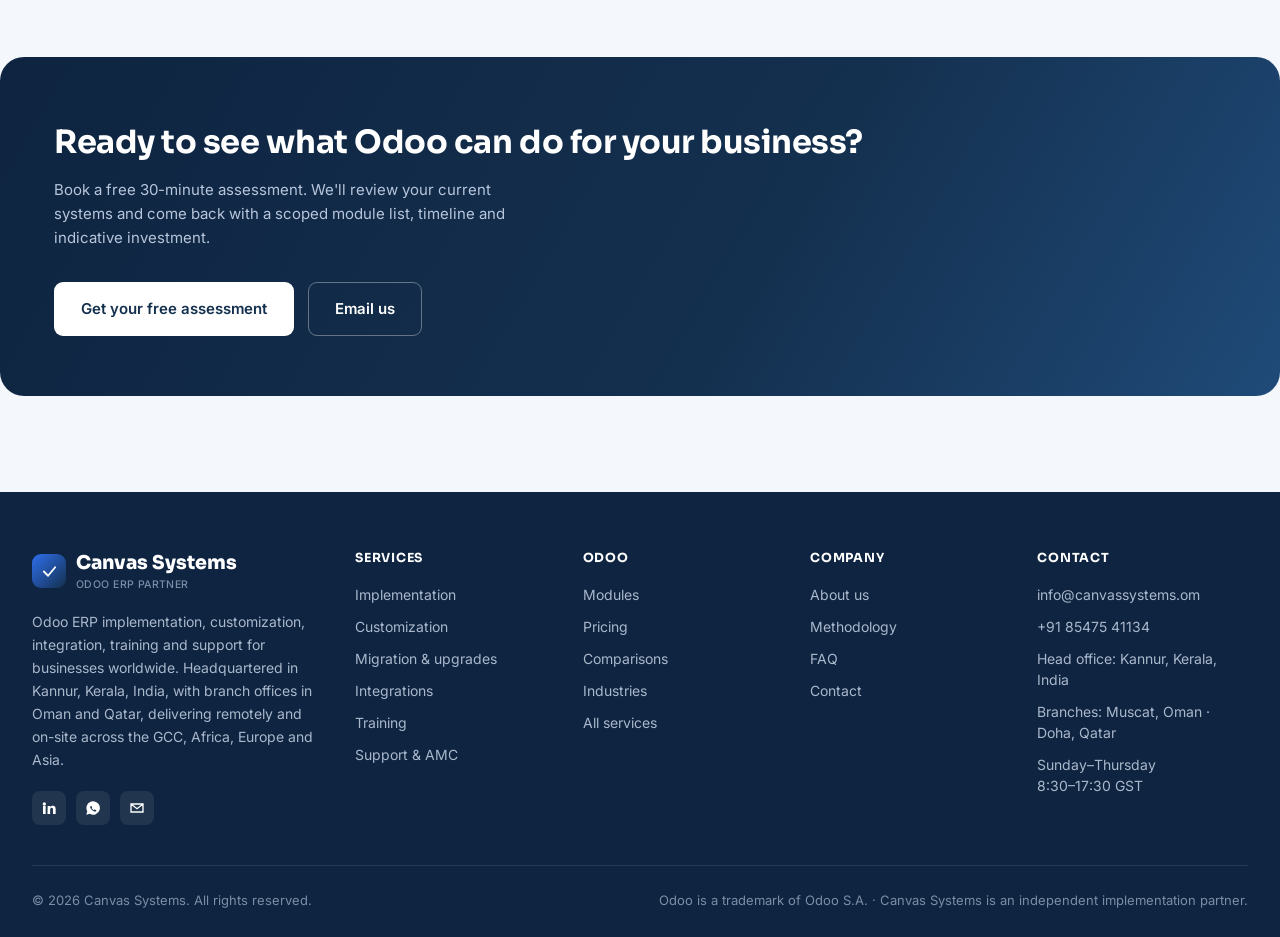
<file: comparisons.html>
<!DOCTYPE html>
<html lang="en">
<head>
<meta charset="UTF-8">
<meta name="viewport" content="width=device-width, initial-scale=1.0">
<title>Odoo vs SAP, NetSuite, Dynamics, Zoho &amp; ERPNext | Canvas Systems</title>
<meta name="description" content="How Odoo compares against SAP Business One, Oracle NetSuite, Microsoft Dynamics 365, Zoho One, ERPNext and staying on spreadsheets.">
<meta property="og:title" content="Odoo vs SAP, NetSuite, Dynamics, Zoho &amp; ERPNext | Canvas Systems">
<meta property="og:description" content="How Odoo compares against SAP Business One, Oracle NetSuite, Microsoft Dynamics 365, Zoho One, ERPNext and staying on spreadsheets.">
<meta property="og:type" content="website">
<meta name="theme-color" content="#14304F">
<link rel="preconnect" href="https://fonts.googleapis.com">
<link rel="preconnect" href="https://fonts.gstatic.com" crossorigin>
<link href="https://fonts.googleapis.com/css2?family=Sora:wght@500;600;700;800&family=Inter:wght@400;500;600;700&display=swap" rel="stylesheet">
<link rel="stylesheet" href="assets/css/style.css">
</head>
<body data-page="comparisons">

<a href="#main" class="skip">Skip to content</a>

<div class="announce">
  <div class="wrap">
    <span class="msg">Get a 30-minute Odoo assessment for your business.</span>
    <a href="contact.html" class="try">Book now</a>
  </div>
</div>

<header>
  <nav class="nav">
    <a href="index.html" class="logo">
      <span class="logo-mark"><svg viewBox="0 0 24 24" fill="none"><path d="M4 12L10 18L20 6" stroke="#fff" stroke-width="2.5" stroke-linecap="round" stroke-linejoin="round"/></svg></span>
      <span>Canvas Systems<small>Odoo ERP Partner</small></span>
    </a>
    <div class="nav-links centered" id="navLinks">
      <div class="nav-item">
        <button type="button" aria-expanded="false">Services</button>
        <div class="dropdown">
          <div class="dropdown-title">Odoo services</div>
          <a href="services.html"><strong>All services</strong><span>The full delivery lifecycle</span></a>
          <a href="implementation.html"><strong>Implementation</strong><span>End-to-end ERP rollout</span></a>
          <a href="customization.html"><strong>Customization</strong><span>Modules built to your process</span></a>
          <a href="migration.html"><strong>Migration &amp; upgrades</strong><span>Move your data and version</span></a>
          <a href="integration.html"><strong>Integrations</strong><span>Connect your other systems</span></a>
          <a href="training.html"><strong>Training</strong><span>Get your team using it</span></a>
          <a href="support.html"><strong>Support &amp; AMC</strong><span>SLAs after go-live</span></a>
        </div>
      </div>
      <div class="nav-item active">
        <button type="button" aria-expanded="false">Odoo</button>
        <div class="dropdown">
          <div class="dropdown-title">Explore Odoo</div>
          <a href="modules.html"><strong>Modules</strong><span>Apps we implement</span></a>
          <a href="pricing.html"><strong>Pricing</strong><span>Packages and licensing</span></a>
          <a href="comparisons.html"><strong>Comparisons</strong><span>Odoo vs SAP, NetSuite, Zoho</span></a>
        </div>
      </div>
      <a href="industries.html">Industries</a>
      <a href="about.html">About</a>
      <a href="contact.html">Contact</a>
    </div>
    <div class="nav-actions">
      <a href="tel:+918547541134" class="btn btn-primary btn-sm">Call us</a>
    </div>
    <button class="nav-toggle" id="navToggle" aria-label="Toggle menu" aria-expanded="false" aria-controls="navLinks">
      <span></span><span></span><span></span>
    </button>
  </nav>
</header>

<div class="bg-anim" aria-hidden="true"><span></span><span></span><span></span><span></span></div>

<main id="main">

  <section class="page-hero">
    <div class="wrap">
      <div class="crumbs"><a href="index.html">Home</a><span>/</span><a href="comparisons.html">Comparisons</a></div>
      <div class="eyebrow">Comparisons</div>
      <h1>How Odoo stacks up against the alternatives</h1>
      <p>We only implement Odoo, so treat this as an informed but interested opinion. Where another platform is genuinely the better fit, we'd rather tell you at the first call than nine weeks into a project.</p>
      <div class="hero-ctas">
        <a href="contact.html" class="btn btn-white">Get your free assessment</a>
        <a href="services.html" class="btn btn-ghost">All services</a>
      </div>
    </div>
  </section>

  <section>
    <div class="wrap">
      <div class="section-head reveal">
        <div class="eyebrow">At a glance</div>
        <h2>Odoo vs traditional enterprise ERP</h2>
        <p>Against SAP, Oracle and Microsoft's mid-market suites, the differences that matter are cost structure, time to value, and how much you can change later.</p>
      </div>
      <div class="table-scroll reveal">
        <table>
          <thead><tr><th scope="col">&nbsp;</th><th scope="col" class="hl">Odoo with Canvas Systems</th><th scope="col">Traditional ERP (SAP / Oracle / Dynamics)</th></tr></thead>
          <tbody>
            <tr><td class="rowlabel">Licensing model</td><td class="hl">Open-source core; Community free or Enterprise per user</td><td>Proprietary, per-seat, multi-year commitments</td></tr>
            <tr><td class="rowlabel">Total cost of ownership</td><td class="hl">Substantially lower over five years</td><td>High licence, infrastructure and consulting cost</td></tr>
            <tr><td class="rowlabel">Implementation time</td><td class="hl">10–12 weeks for a full rollout</td><td>Commonly 9–18 months</td></tr>
            <tr><td class="rowlabel">Scope of apps</td><td class="hl">One integrated suite — no separate subscriptions</td><td>Multiple products, often separately licensed</td></tr>
            <tr><td class="rowlabel">Customization</td><td class="hl">Source available; custom modules are routine</td><td>Restricted, expensive, upgrade-sensitive</td></tr>
            <tr><td class="rowlabel">Deployment</td><td class="hl">Cloud or on-premise, your choice</td><td>Frequently cloud-only on newer editions</td></tr>
            <tr><td class="rowlabel">Growing later</td><td class="hl">Add modules as you need them</td><td>Contract renegotiation, sometimes re-implementation</td></tr>
            <tr><td class="rowlabel">Exit risk</td><td class="hl">Open database schema, your data stays portable</td><td>Proprietary formats and heavy switching costs</td></tr>
          </tbody>
        </table>
      </div>
    </div>
  </section>

  <section class="soft">
    <div class="wrap">
      <div class="section-head reveal">
        <div class="eyebrow">Head to head</div>
        <h2>Odoo against specific platforms</h2>
      </div>
      <div class="grid-2 reveal">
        <div class="card">
          <h3>Odoo vs SAP Business One</h3>
          <p><strong>SAP wins on:</strong> deep manufacturing pedigree, and boardroom familiarity in large groups.</p>
          <p><strong>Odoo wins on:</strong> licence cost, breadth of non-finance apps included, speed of change after go-live, and a far shorter implementation. For a business under a few hundred users, the SAP premium is rarely repaid.</p>
        </div>
        <div class="card">
          <h3>Odoo vs Oracle NetSuite</h3>
          <p><strong>NetSuite wins on:</strong> mature multi-subsidiary consolidation and a large partner ecosystem in North America.</p>
          <p><strong>Odoo wins on:</strong> cost at every user count, on-premise as an option, and customization that doesn't require a specialist scripting language. NetSuite renewals also tend to move in one direction.</p>
        </div>
        <div class="card">
          <h3>Odoo vs Microsoft Dynamics 365</h3>
          <p><strong>Dynamics wins on:</strong> native Microsoft 365 and Power BI integration if your organization is already deeply invested there.</p>
          <p><strong>Odoo wins on:</strong> total cost, a single unified suite instead of separately licensed modules, and much lighter implementation overhead.</p>
        </div>
        <div class="card">
          <h3>Odoo vs Zoho One</h3>
          <p><strong>Zoho wins on:</strong> price at small scale and very fast self-service setup for simple needs.</p>
          <p><strong>Odoo wins on:</strong> real manufacturing and inventory depth, proper double-entry accounting, and the ability to keep going as you scale. Zoho's apps are separate products that integrate; Odoo's share one database.</p>
        </div>
        <div class="card">
          <h3>Odoo vs ERPNext</h3>
          <p><strong>ERPNext wins on:</strong> being fully open source with no paid edition at all.</p>
          <p><strong>Odoo wins on:</strong> app breadth, UI maturity, localization coverage, and the size of the partner and developer market you can hire from later.</p>
        </div>
        <div class="card">
          <h3>Odoo vs spreadsheets</h3>
          <p><strong>Spreadsheets win on:</strong> nothing, past about twenty staff — though they are genuinely fine below that.</p>
          <p><strong>Odoo wins on:</strong> one version of the truth, an audit trail, stock that reflects reality, and month-end that takes hours instead of weeks. The real cost of spreadsheets is the decisions made on stale numbers.</p>
        </div>
      </div>
    </div>
  </section>

  <section>
    <div class="wrap">
      <div class="section-head reveal">
        <div class="eyebrow">Honest advice</div>
        <h2>When Odoo is the wrong choice</h2>
      </div>
      <div class="grid-3 reveal">
        <div class="card"><h3>Heavily regulated niche verticals</h3><p>If your industry has a dominant specialist system with certification requirements Odoo can't meet, buy the specialist system.</p></div>
        <div class="card"><h3>Very large enterprises</h3><p>Above roughly a thousand users with complex global consolidation, the tier-one suites earn their price.</p></div>
        <div class="card"><h3>Teams unwilling to change process</h3><p>ERP fails when nobody will alter how they work. That is not a software problem, and no platform fixes it.</p></div>
      </div>
    </div>
  </section>

  <section>
    <div class="cta-banner reveal">
      <div>
        <h2>Ready to see what Odoo can do for your business?</h2>
        <p>Book a free 30-minute assessment. We'll review your current systems and come back with a scoped module list, timeline and indicative investment.</p>
      </div>
      <div class="cta-actions">
        <a href="contact.html" class="btn btn-white">Get your free assessment</a>
        <a href="mailto:info@canvassystems.om" class="btn btn-ghost">Email us</a>
      </div>
    </div>
  </section>

</main>

<footer>
  <div class="wrap">
    <div class="footer-top">
      <div class="footer-brand">
        <a href="index.html" class="logo">
      <span class="logo-mark"><svg viewBox="0 0 24 24" fill="none"><path d="M4 12L10 18L20 6" stroke="#fff" stroke-width="2.5" stroke-linecap="round" stroke-linejoin="round"/></svg></span>
      <span>Canvas Systems<small>Odoo ERP Partner</small></span>
    </a>
        <p>Odoo ERP implementation, customization, integration, training and support for businesses worldwide. Headquartered in Kannur, Kerala, India, with branch offices in Oman and Qatar, delivering remotely and on-site across the GCC, Africa, Europe and Asia.</p>
        <div class="footer-social">
          <a href="#" aria-label="LinkedIn"><svg viewBox="0 0 24 24" fill="currentColor"><path d="M4.98 3.5a2.5 2.5 0 100 5 2.5 2.5 0 000-5zM3 9h4v12H3zM10 9h3.8v1.7h.05c.53-1 1.83-2.05 3.75-2.05C21.4 8.65 22 11 22 14.2V21h-4v-6c0-1.43-.03-3.27-2-3.27-2 0-2.3 1.56-2.3 3.17V21h-4z"/></svg></a>
          <a href="https://wa.me/918547541134" aria-label="WhatsApp" target="_blank" rel="noopener"><svg viewBox="0 0 24 24" fill="currentColor"><path d="M12 2a10 10 0 00-8.6 15L2 22l5.2-1.4A10 10 0 1012 2zm5.5 14.1c-.2.6-1.2 1.2-1.7 1.2-.5.1-1 .1-1.6-.1-.4-.1-.9-.3-1.5-.6a11 11 0 01-4.2-3.9c-.3-.5-.7-1.2-.7-2s.4-1.2.6-1.4c.2-.2.4-.3.6-.3h.4c.1 0 .3 0 .5.4l.7 1.6c.1.1.1.3 0 .4l-.2.4-.3.3c-.1.1-.2.2-.1.4a6.6 6.6 0 003 2.6c.2.1.4.1.5-.1l.6-.7c.1-.2.3-.2.5-.1l1.6.8c.2.1.4.2.4.3s0 .5-.1.8z"/></svg></a>
          <a href="mailto:info@canvassystems.om" aria-label="Email"><svg viewBox="0 0 24 24" fill="none" stroke="currentColor" stroke-width="2"><path d="M3 6l9 7 9-7M3 6v12h18V6H3z"/></svg></a>
        </div>
      </div>
      <div class="footer-col">
        <h5>Services</h5>
        <a href="implementation.html">Implementation</a>
        <a href="customization.html">Customization</a>
        <a href="migration.html">Migration &amp; upgrades</a>
        <a href="integration.html">Integrations</a>
        <a href="training.html">Training</a>
        <a href="support.html">Support &amp; AMC</a>
      </div>
      <div class="footer-col">
        <h5>Odoo</h5>
        <a href="modules.html">Modules</a>
        <a href="pricing.html">Pricing</a>
        <a href="comparisons.html">Comparisons</a>
        <a href="industries.html">Industries</a>
        <a href="services.html">All services</a>
      </div>
      <div class="footer-col">
        <h5>Company</h5>
        <a href="about.html">About us</a>
        <a href="about.html#methodology">Methodology</a>
        <a href="about.html#faq">FAQ</a>
        <a href="contact.html">Contact</a>
      </div>
      <div class="footer-col">
        <h5>Contact</h5>
        <a href="mailto:info@canvassystems.om">info@canvassystems.om</a>
        <a href="tel:+918547541134">+91 85475 41134</a>
        <p>Head office: Kannur, Kerala, India</p>
        <p>Branches: Muscat, Oman &middot; Doha, Qatar</p>
        <p>Sunday–Thursday<br>8:30–17:30 GST</p>
      </div>
    </div>
    <div class="footer-bottom">
      <span>&copy; <span id="year">2026</span> Canvas Systems. All rights reserved.</span>
      <span>Odoo is a trademark of Odoo S.A. &middot; Canvas Systems is an independent implementation partner.</span>
    </div>
  </div>
</footer>

<a class="wa" href="https://wa.me/918547541134" aria-label="Chat on WhatsApp" target="_blank" rel="noopener"><svg viewBox="0 0 24 24" fill="currentColor"><path d="M12 2a10 10 0 00-8.6 15L2 22l5.2-1.4A10 10 0 1012 2zm5.5 14.1c-.2.6-1.2 1.2-1.7 1.2-.5.1-1 .1-1.6-.1-.4-.1-.9-.3-1.5-.6a11 11 0 01-4.2-3.9c-.3-.5-.7-1.2-.7-2s.4-1.2.6-1.4c.2-.2.4-.3.6-.3h.4c.1 0 .3 0 .5.4l.7 1.6c.1.1.1.3 0 .4l-.2.4-.3.3c-.1.1-.2.2-.1.4a6.6 6.6 0 003 2.6c.2.1.4.1.5-.1l.6-.7c.1-.2.3-.2.5-.1l1.6.8c.2.1.4.2.4.3s0 .5-.1.8z"/></svg></a>

<script src="assets/js/main.js"></script>
</body>
</html>
</file>
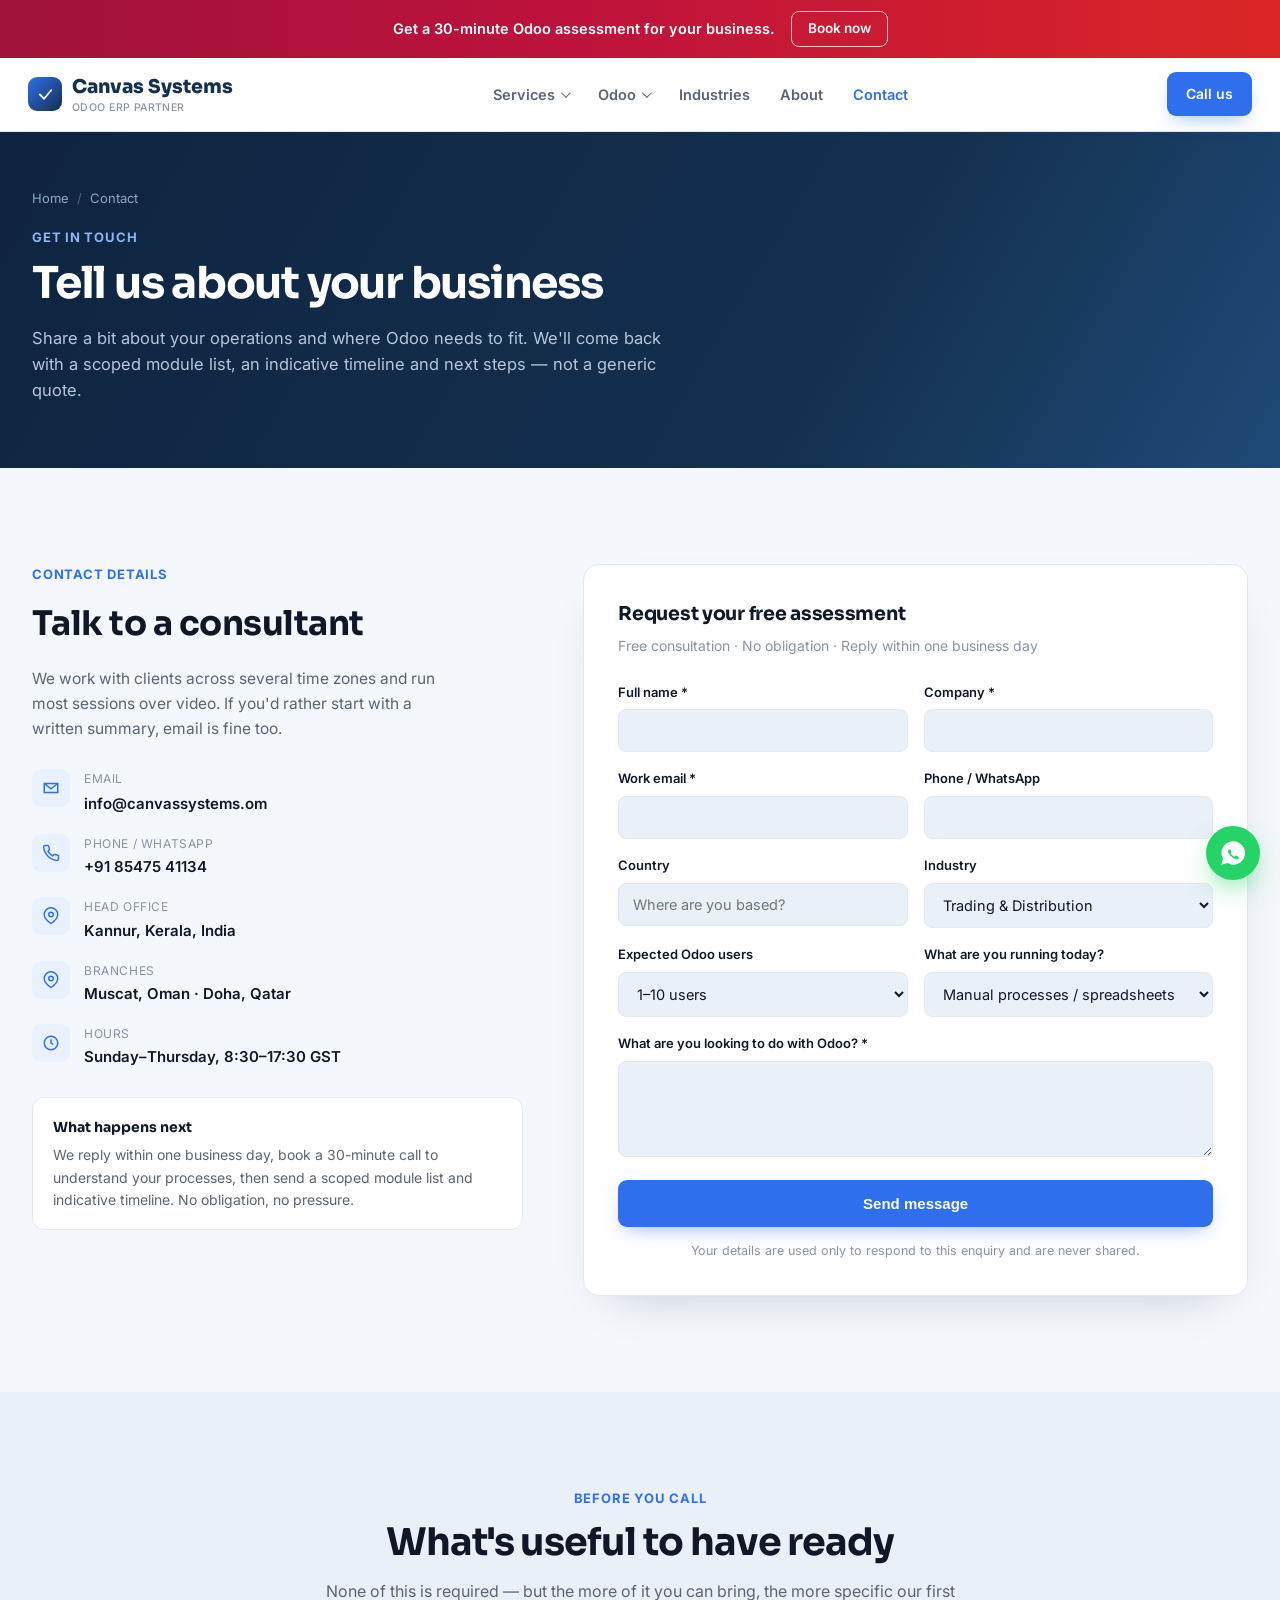
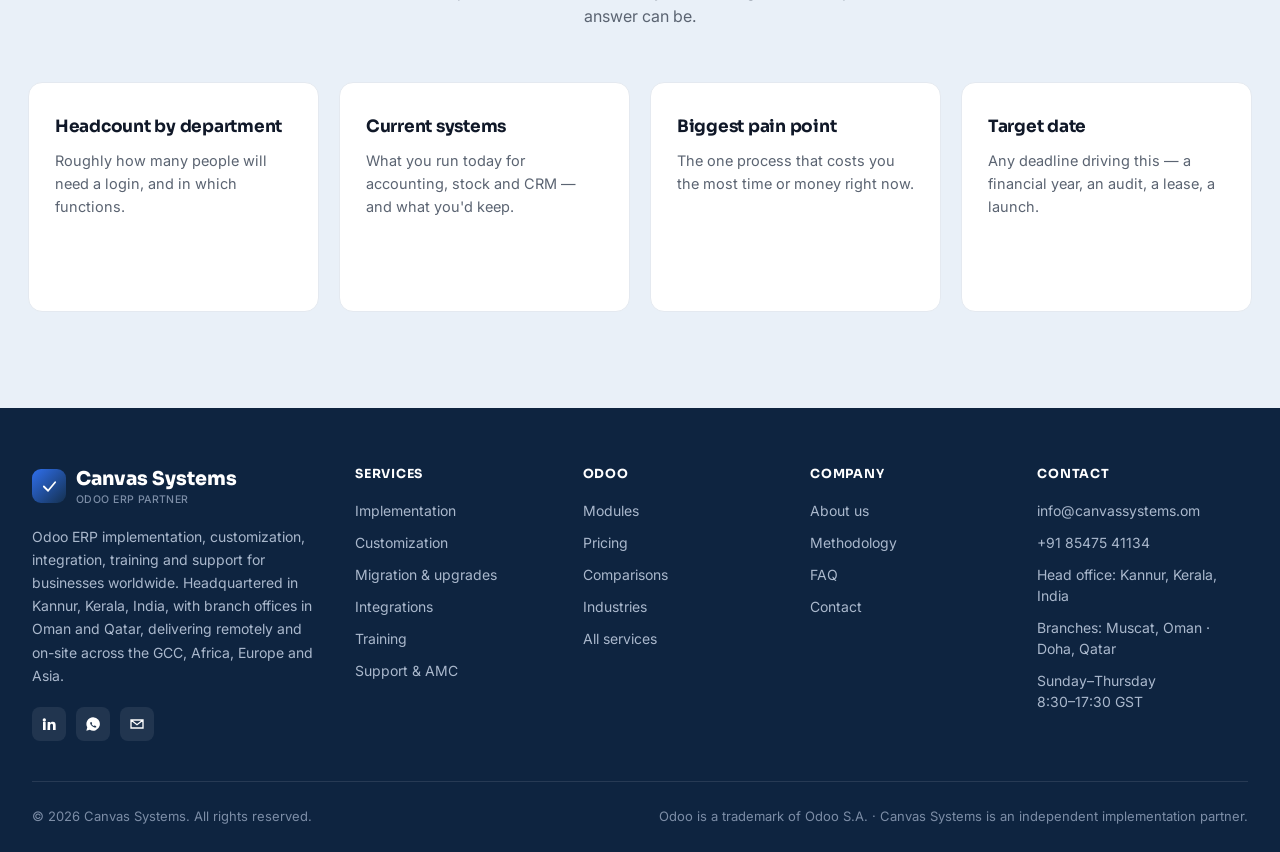
<file: contact.html>
<!DOCTYPE html>
<html lang="en">
<head>
<meta charset="UTF-8">
<meta name="viewport" content="width=device-width, initial-scale=1.0">
<title>Contact Canvas Systems | Odoo ERP Partner</title>
<meta name="description" content="Book a free 30-minute Odoo ERP assessment with Canvas Systems. We reply within one business day.">
<meta property="og:title" content="Contact Canvas Systems | Odoo ERP Partner">
<meta property="og:description" content="Book a free 30-minute Odoo ERP assessment with Canvas Systems. We reply within one business day.">
<meta property="og:type" content="website">
<meta name="theme-color" content="#14304F">
<link rel="preconnect" href="https://fonts.googleapis.com">
<link rel="preconnect" href="https://fonts.gstatic.com" crossorigin>
<link href="https://fonts.googleapis.com/css2?family=Sora:wght@500;600;700;800&family=Inter:wght@400;500;600;700&display=swap" rel="stylesheet">
<link rel="stylesheet" href="assets/css/style.css">
</head>
<body data-page="contact">

<a href="#main" class="skip">Skip to content</a>

<div class="announce">
  <div class="wrap">
    <span class="msg">Get a 30-minute Odoo assessment for your business.</span>
    <a href="contact.html" class="try">Book now</a>
  </div>
</div>

<header>
  <nav class="nav">
    <a href="index.html" class="logo">
      <span class="logo-mark"><svg viewBox="0 0 24 24" fill="none"><path d="M4 12L10 18L20 6" stroke="#fff" stroke-width="2.5" stroke-linecap="round" stroke-linejoin="round"/></svg></span>
      <span>Canvas Systems<small>Odoo ERP Partner</small></span>
    </a>
    <div class="nav-links centered" id="navLinks">
      <div class="nav-item">
        <button type="button" aria-expanded="false">Services</button>
        <div class="dropdown">
          <div class="dropdown-title">Odoo services</div>
          <a href="services.html"><strong>All services</strong><span>The full delivery lifecycle</span></a>
          <a href="implementation.html"><strong>Implementation</strong><span>End-to-end ERP rollout</span></a>
          <a href="customization.html"><strong>Customization</strong><span>Modules built to your process</span></a>
          <a href="migration.html"><strong>Migration &amp; upgrades</strong><span>Move your data and version</span></a>
          <a href="integration.html"><strong>Integrations</strong><span>Connect your other systems</span></a>
          <a href="training.html"><strong>Training</strong><span>Get your team using it</span></a>
          <a href="support.html"><strong>Support &amp; AMC</strong><span>SLAs after go-live</span></a>
        </div>
      </div>
      <div class="nav-item">
        <button type="button" aria-expanded="false">Odoo</button>
        <div class="dropdown">
          <div class="dropdown-title">Explore Odoo</div>
          <a href="modules.html"><strong>Modules</strong><span>Apps we implement</span></a>
          <a href="pricing.html"><strong>Pricing</strong><span>Packages and licensing</span></a>
          <a href="comparisons.html"><strong>Comparisons</strong><span>Odoo vs SAP, NetSuite, Zoho</span></a>
        </div>
      </div>
      <a href="industries.html">Industries</a>
      <a href="about.html">About</a>
      <a href="contact.html" class="active">Contact</a>
    </div>
    <div class="nav-actions">
      <a href="tel:+918547541134" class="btn btn-primary btn-sm">Call us</a>
    </div>
    <button class="nav-toggle" id="navToggle" aria-label="Toggle menu" aria-expanded="false" aria-controls="navLinks">
      <span></span><span></span><span></span>
    </button>
  </nav>
</header>

<div class="bg-anim" aria-hidden="true"><span></span><span></span><span></span><span></span></div>

<main id="main">

  <section class="page-hero">
    <div class="wrap">
      <div class="crumbs"><a href="index.html">Home</a><span>/</span><a href="contact.html">Contact</a></div>
      <div class="eyebrow">Get in touch</div>
      <h1>Tell us about your business</h1>
      <p>Share a bit about your operations and where Odoo needs to fit. We'll come back with a scoped module list, an indicative timeline and next steps — not a generic quote.</p>
    </div>
  </section>

  <section>
    <div class="wrap contact-grid">
      <div class="contact-info reveal">
        <div class="eyebrow">Contact details</div>
        <h2>Talk to a consultant</h2>
        <p>We work with clients across several time zones and run most sessions over video. If you'd rather start with a written summary, email is fine too.</p>

        <div class="contact-detail">
          <div class="icon"><svg viewBox="0 0 24 24" fill="none" stroke="currentColor" stroke-width="2"><path d="M3 6l9 7 9-7M3 6v12h18V6H3z"/></svg></div>
          <div><div class="label">Email</div><a class="val" href="mailto:info@canvassystems.om">info@canvassystems.om</a></div>
        </div>
        <div class="contact-detail">
          <div class="icon"><svg viewBox="0 0 24 24" fill="none" stroke="currentColor" stroke-width="2"><path d="M22 16.9v3a2 2 0 01-2.2 2 19.8 19.8 0 01-8.6-3 19.5 19.5 0 01-6-6 19.8 19.8 0 01-3-8.7A2 2 0 014.2 2h3a2 2 0 012 1.7c.1.9.3 1.8.6 2.7a2 2 0 01-.5 2.1L8 9.9a16 16 0 006 6l1.4-1.4a2 2 0 012.1-.5c.9.3 1.8.5 2.7.6a2 2 0 011.8 2.3z"/></svg></div>
          <div><div class="label">Phone / WhatsApp</div><div class="val">+91 85475 41134</div></div>
        </div>
        <div class="contact-detail">
          <div class="icon"><svg viewBox="0 0 24 24" fill="none" stroke="currentColor" stroke-width="2"><path d="M21 10c0 6-9 12-9 12s-9-6-9-12a9 9 0 0118 0z"/><circle cx="12" cy="10" r="3"/></svg></div>
          <div><div class="label">Head office</div><div class="val">Kannur, Kerala, India</div></div>
        </div>
        <div class="contact-detail">
          <div class="icon"><svg viewBox="0 0 24 24" fill="none" stroke="currentColor" stroke-width="2"><path d="M21 10c0 6-9 12-9 12s-9-6-9-12a9 9 0 0118 0z"/><circle cx="12" cy="10" r="3"/></svg></div>
          <div><div class="label">Branches</div><div class="val">Muscat, Oman &middot; Doha, Qatar</div></div>
        </div>
        <div class="contact-detail">
          <div class="icon"><svg viewBox="0 0 24 24" fill="none" stroke="currentColor" stroke-width="2"><circle cx="12" cy="12" r="9"/><path d="M12 7v5l3 2"/></svg></div>
          <div><div class="label">Hours</div><div class="val">Sunday–Thursday, 8:30–17:30 GST</div></div>
        </div>

        <div class="contact-promise">
          <strong>What happens next</strong>
          We reply within one business day, book a 30-minute call to understand your processes, then send a scoped module list and indicative timeline. No obligation, no pressure.
        </div>
      </div>

      <form id="contactForm" class="reveal" method="POST" action="https://formsubmit.co/testm8667@gmail.com" novalidate>
        <input type="hidden" name="_subject" value="New enquiry — Canvas Systems website">
        <input type="hidden" name="_template" value="table">
        <input type="hidden" name="_captcha" value="false">
        <input type="text" name="_honey" style="display:none" tabindex="-1" autocomplete="off" aria-hidden="true">
        <h3>Request your free assessment</h3>
        <p class="form-sub">Free consultation &middot; No obligation &middot; Reply within one business day</p>
        <div class="row-2">
          <div class="field"><label for="name">Full name *</label><input type="text" id="name" name="name" autocomplete="name" required></div>
          <div class="field"><label for="company">Company *</label><input type="text" id="company" name="company" autocomplete="organization" required></div>
        </div>
        <div class="row-2">
          <div class="field"><label for="email">Work email *</label><input type="email" id="email" name="email" autocomplete="email" required></div>
          <div class="field"><label for="phone">Phone / WhatsApp</label><input type="tel" id="phone" name="phone" autocomplete="tel"></div>
        </div>
        <div class="row-2">
          <div class="field"><label for="country">Country</label><input type="text" id="country" name="country" autocomplete="country-name" placeholder="Where are you based?"></div>
          <div class="field">
            <label for="industry">Industry</label>
            <select id="industry" name="industry">
              <option>Trading &amp; Distribution</option>
              <option>Manufacturing</option>
              <option>Retail &amp; Wholesale</option>
              <option>Construction &amp; Real Estate</option>
              <option>Logistics &amp; Transport</option>
              <option>eCommerce</option>
              <option>Healthcare &amp; Pharma</option>
              <option>Education</option>
              <option>Hospitality &amp; Restaurants</option>
              <option>Professional Services</option>
              <option>Oil, Gas &amp; Energy</option>
              <option>Automotive &amp; Workshops</option>
              <option>Other</option>
            </select>
          </div>
        </div>
        <div class="row-2">
          <div class="field">
            <label for="users">Expected Odoo users</label>
            <select id="users" name="users">
              <option>1–10 users</option>
              <option>11–25 users</option>
              <option>26–50 users</option>
              <option>51–100 users</option>
              <option>100+ users</option>
            </select>
          </div>
          <div class="field">
            <label for="current">What are you running today?</label>
            <select id="current" name="current">
              <option>Manual processes / spreadsheets</option>
              <option>Legacy accounting software</option>
              <option>Separate systems per department</option>
              <option>Another ERP we want to move off</option>
              <option>Already on Odoo — need support</option>
            </select>
          </div>
        </div>
        <div class="field"><label for="message">What are you looking to do with Odoo? *</label><textarea id="message" name="message" required></textarea></div>
        <button type="submit" class="btn btn-primary" style="width:100%;">Send message</button>
        <p class="form-note">Your details are used only to respond to this enquiry and are never shared.</p>
        <p class="form-success" id="formSuccess" role="status">Message sent — we'll be in touch within one business day.</p>
        <p class="form-error" id="formError" role="alert">Couldn't send your message. Please try again, or email us directly at <a href="mailto:info@canvassystems.om">info@canvassystems.om</a>.</p>
      </form>
    </div>
  </section>

  <section class="soft">
    <div class="wrap">
      <div class="section-head reveal">
        <div class="eyebrow">Before you call</div>
        <h2>What's useful to have ready</h2>
        <p>None of this is required — but the more of it you can bring, the more specific our first answer can be.</p>
      </div>
      <div class="grid-4 reveal">
        <div class="card"><h3>Headcount by department</h3><p>Roughly how many people will need a login, and in which functions.</p></div>
        <div class="card"><h3>Current systems</h3><p>What you run today for accounting, stock and CRM — and what you'd keep.</p></div>
        <div class="card"><h3>Biggest pain point</h3><p>The one process that costs you the most time or money right now.</p></div>
        <div class="card"><h3>Target date</h3><p>Any deadline driving this — a financial year, an audit, a lease, a launch.</p></div>
      </div>
    </div>
  </section>

</main>

<footer>
  <div class="wrap">
    <div class="footer-top">
      <div class="footer-brand">
        <a href="index.html" class="logo">
      <span class="logo-mark"><svg viewBox="0 0 24 24" fill="none"><path d="M4 12L10 18L20 6" stroke="#fff" stroke-width="2.5" stroke-linecap="round" stroke-linejoin="round"/></svg></span>
      <span>Canvas Systems<small>Odoo ERP Partner</small></span>
    </a>
        <p>Odoo ERP implementation, customization, integration, training and support for businesses worldwide. Headquartered in Kannur, Kerala, India, with branch offices in Oman and Qatar, delivering remotely and on-site across the GCC, Africa, Europe and Asia.</p>
        <div class="footer-social">
          <a href="#" aria-label="LinkedIn"><svg viewBox="0 0 24 24" fill="currentColor"><path d="M4.98 3.5a2.5 2.5 0 100 5 2.5 2.5 0 000-5zM3 9h4v12H3zM10 9h3.8v1.7h.05c.53-1 1.83-2.05 3.75-2.05C21.4 8.65 22 11 22 14.2V21h-4v-6c0-1.43-.03-3.27-2-3.27-2 0-2.3 1.56-2.3 3.17V21h-4z"/></svg></a>
          <a href="https://wa.me/918547541134" aria-label="WhatsApp" target="_blank" rel="noopener"><svg viewBox="0 0 24 24" fill="currentColor"><path d="M12 2a10 10 0 00-8.6 15L2 22l5.2-1.4A10 10 0 1012 2zm5.5 14.1c-.2.6-1.2 1.2-1.7 1.2-.5.1-1 .1-1.6-.1-.4-.1-.9-.3-1.5-.6a11 11 0 01-4.2-3.9c-.3-.5-.7-1.2-.7-2s.4-1.2.6-1.4c.2-.2.4-.3.6-.3h.4c.1 0 .3 0 .5.4l.7 1.6c.1.1.1.3 0 .4l-.2.4-.3.3c-.1.1-.2.2-.1.4a6.6 6.6 0 003 2.6c.2.1.4.1.5-.1l.6-.7c.1-.2.3-.2.5-.1l1.6.8c.2.1.4.2.4.3s0 .5-.1.8z"/></svg></a>
          <a href="mailto:info@canvassystems.om" aria-label="Email"><svg viewBox="0 0 24 24" fill="none" stroke="currentColor" stroke-width="2"><path d="M3 6l9 7 9-7M3 6v12h18V6H3z"/></svg></a>
        </div>
      </div>
      <div class="footer-col">
        <h5>Services</h5>
        <a href="implementation.html">Implementation</a>
        <a href="customization.html">Customization</a>
        <a href="migration.html">Migration &amp; upgrades</a>
        <a href="integration.html">Integrations</a>
        <a href="training.html">Training</a>
        <a href="support.html">Support &amp; AMC</a>
      </div>
      <div class="footer-col">
        <h5>Odoo</h5>
        <a href="modules.html">Modules</a>
        <a href="pricing.html">Pricing</a>
        <a href="comparisons.html">Comparisons</a>
        <a href="industries.html">Industries</a>
        <a href="services.html">All services</a>
      </div>
      <div class="footer-col">
        <h5>Company</h5>
        <a href="about.html">About us</a>
        <a href="about.html#methodology">Methodology</a>
        <a href="about.html#faq">FAQ</a>
        <a href="contact.html">Contact</a>
      </div>
      <div class="footer-col">
        <h5>Contact</h5>
        <a href="mailto:info@canvassystems.om">info@canvassystems.om</a>
        <a href="tel:+918547541134">+91 85475 41134</a>
        <p>Head office: Kannur, Kerala, India</p>
        <p>Branches: Muscat, Oman &middot; Doha, Qatar</p>
        <p>Sunday–Thursday<br>8:30–17:30 GST</p>
      </div>
    </div>
    <div class="footer-bottom">
      <span>&copy; <span id="year">2026</span> Canvas Systems. All rights reserved.</span>
      <span>Odoo is a trademark of Odoo S.A. &middot; Canvas Systems is an independent implementation partner.</span>
    </div>
  </div>
</footer>

<a class="wa" href="https://wa.me/918547541134" aria-label="Chat on WhatsApp" target="_blank" rel="noopener"><svg viewBox="0 0 24 24" fill="currentColor"><path d="M12 2a10 10 0 00-8.6 15L2 22l5.2-1.4A10 10 0 1012 2zm5.5 14.1c-.2.6-1.2 1.2-1.7 1.2-.5.1-1 .1-1.6-.1-.4-.1-.9-.3-1.5-.6a11 11 0 01-4.2-3.9c-.3-.5-.7-1.2-.7-2s.4-1.2.6-1.4c.2-.2.4-.3.6-.3h.4c.1 0 .3 0 .5.4l.7 1.6c.1.1.1.3 0 .4l-.2.4-.3.3c-.1.1-.2.2-.1.4a6.6 6.6 0 003 2.6c.2.1.4.1.5-.1l.6-.7c.1-.2.3-.2.5-.1l1.6.8c.2.1.4.2.4.3s0 .5-.1.8z"/></svg></a>

<script src="assets/js/main.js"></script>
</body>
</html>
</file>
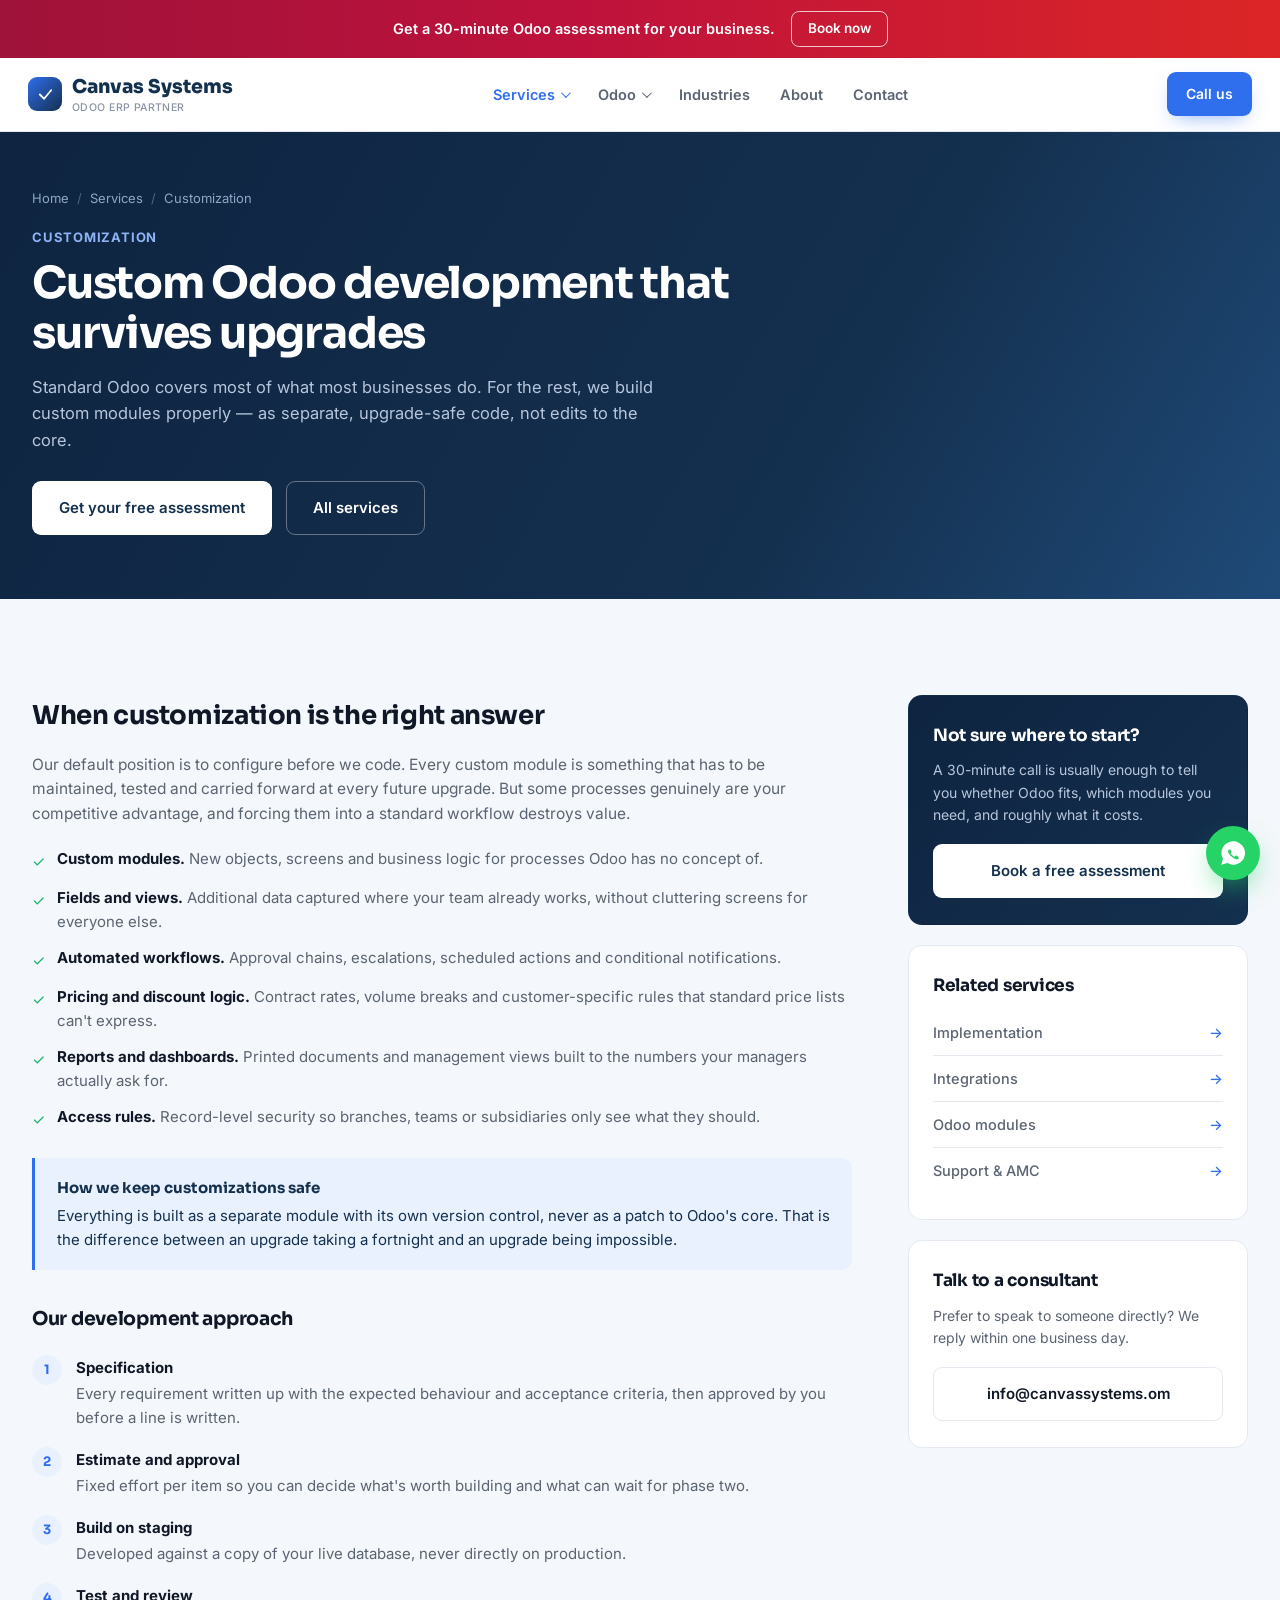
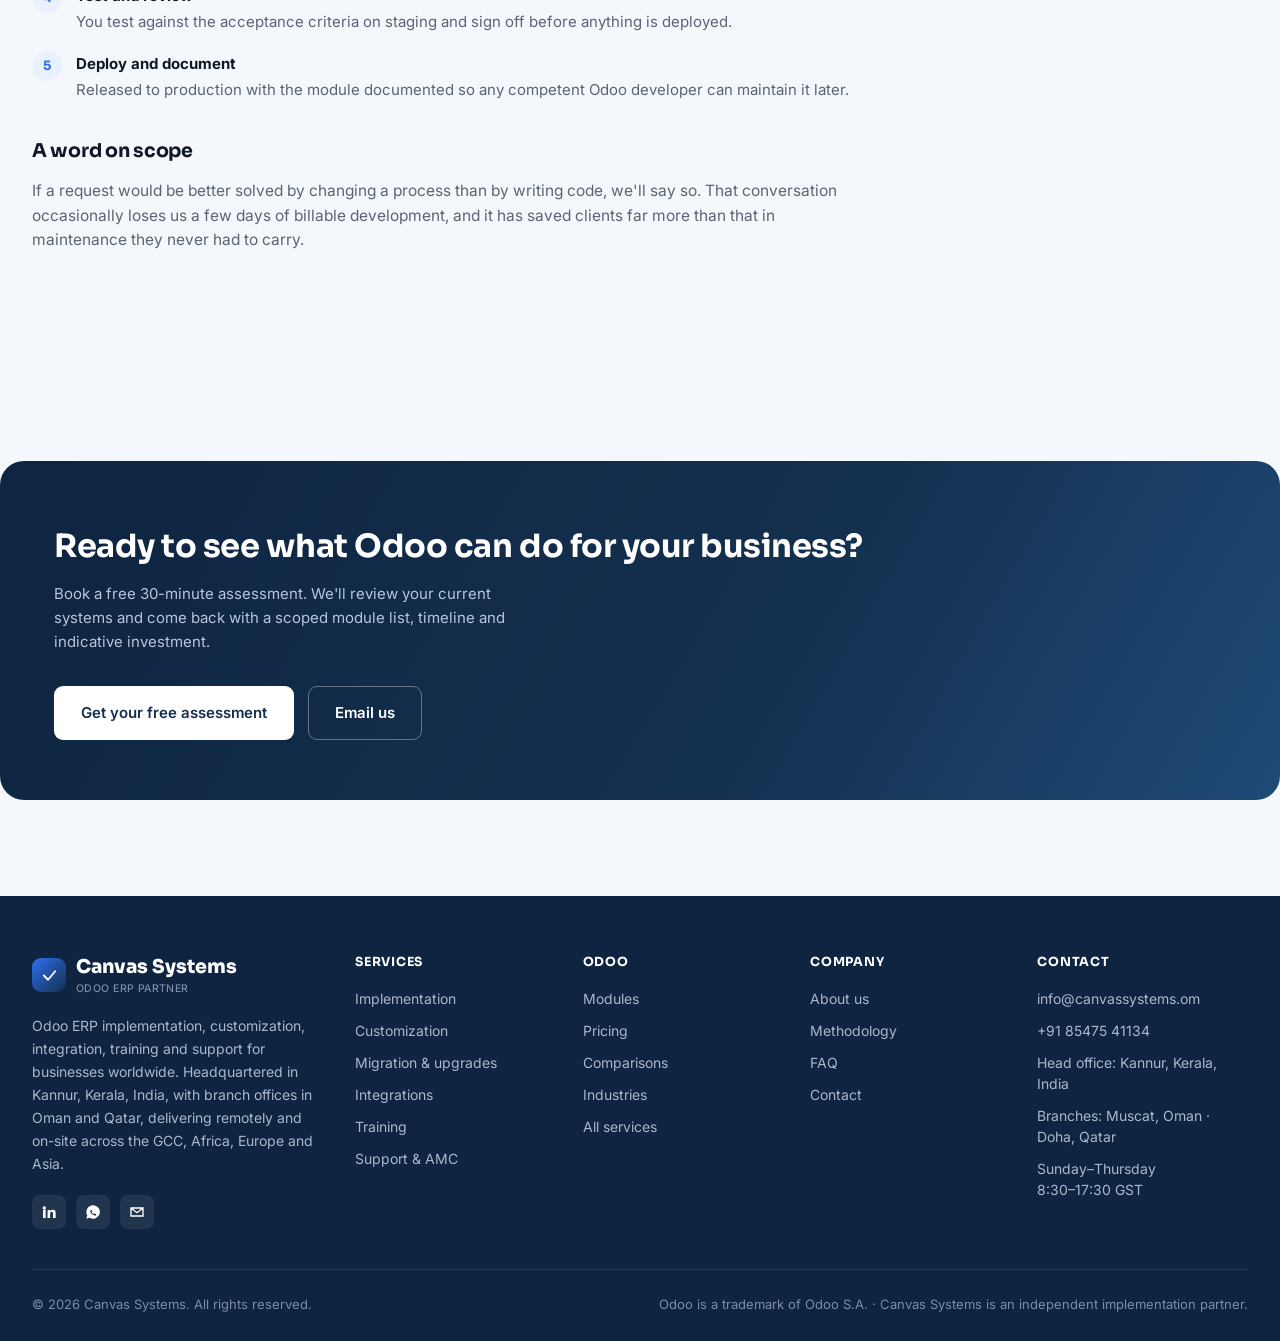
<file: customization.html>
<!DOCTYPE html>
<html lang="en">
<head>
<meta charset="UTF-8">
<meta name="viewport" content="width=device-width, initial-scale=1.0">
<title>Odoo Customization &amp; Development | Canvas Systems</title>
<meta name="description" content="Custom Odoo modules, fields, automated workflows, branded reports and dashboards built to fit processes standard Odoo doesn't cover.">
<meta property="og:title" content="Odoo Customization &amp; Development | Canvas Systems">
<meta property="og:description" content="Custom Odoo modules, fields, automated workflows, branded reports and dashboards built to fit processes standard Odoo doesn't cover.">
<meta property="og:type" content="website">
<meta name="theme-color" content="#14304F">
<link rel="preconnect" href="https://fonts.googleapis.com">
<link rel="preconnect" href="https://fonts.gstatic.com" crossorigin>
<link href="https://fonts.googleapis.com/css2?family=Sora:wght@500;600;700;800&family=Inter:wght@400;500;600;700&display=swap" rel="stylesheet">
<link rel="stylesheet" href="assets/css/style.css">
</head>
<body data-page="service">

<a href="#main" class="skip">Skip to content</a>

<div class="announce">
  <div class="wrap">
    <span class="msg">Get a 30-minute Odoo assessment for your business.</span>
    <a href="contact.html" class="try">Book now</a>
  </div>
</div>

<header>
  <nav class="nav">
    <a href="index.html" class="logo">
      <span class="logo-mark"><svg viewBox="0 0 24 24" fill="none"><path d="M4 12L10 18L20 6" stroke="#fff" stroke-width="2.5" stroke-linecap="round" stroke-linejoin="round"/></svg></span>
      <span>Canvas Systems<small>Odoo ERP Partner</small></span>
    </a>
    <div class="nav-links centered" id="navLinks">
      <div class="nav-item active">
        <button type="button" aria-expanded="false">Services</button>
        <div class="dropdown">
          <div class="dropdown-title">Odoo services</div>
          <a href="services.html"><strong>All services</strong><span>The full delivery lifecycle</span></a>
          <a href="implementation.html"><strong>Implementation</strong><span>End-to-end ERP rollout</span></a>
          <a href="customization.html"><strong>Customization</strong><span>Modules built to your process</span></a>
          <a href="migration.html"><strong>Migration &amp; upgrades</strong><span>Move your data and version</span></a>
          <a href="integration.html"><strong>Integrations</strong><span>Connect your other systems</span></a>
          <a href="training.html"><strong>Training</strong><span>Get your team using it</span></a>
          <a href="support.html"><strong>Support &amp; AMC</strong><span>SLAs after go-live</span></a>
        </div>
      </div>
      <div class="nav-item">
        <button type="button" aria-expanded="false">Odoo</button>
        <div class="dropdown">
          <div class="dropdown-title">Explore Odoo</div>
          <a href="modules.html"><strong>Modules</strong><span>Apps we implement</span></a>
          <a href="pricing.html"><strong>Pricing</strong><span>Packages and licensing</span></a>
          <a href="comparisons.html"><strong>Comparisons</strong><span>Odoo vs SAP, NetSuite, Zoho</span></a>
        </div>
      </div>
      <a href="industries.html">Industries</a>
      <a href="about.html">About</a>
      <a href="contact.html">Contact</a>
    </div>
    <div class="nav-actions">
      <a href="tel:+918547541134" class="btn btn-primary btn-sm">Call us</a>
    </div>
    <button class="nav-toggle" id="navToggle" aria-label="Toggle menu" aria-expanded="false" aria-controls="navLinks">
      <span></span><span></span><span></span>
    </button>
  </nav>
</header>

<div class="bg-anim" aria-hidden="true"><span></span><span></span><span></span><span></span></div>

<main id="main">

  <section class="page-hero">
    <div class="wrap">
      <div class="crumbs"><a href="index.html">Home</a><span>/</span><a href="services.html">Services</a><span>/</span><a href="customization.html">Customization</a></div>
      <div class="eyebrow">Customization</div>
      <h1>Custom Odoo development that survives upgrades</h1>
      <p>Standard Odoo covers most of what most businesses do. For the rest, we build custom modules properly — as separate, upgrade-safe code, not edits to the core.</p>
      <div class="hero-ctas">
        <a href="contact.html" class="btn btn-white">Get your free assessment</a>
        <a href="services.html" class="btn btn-ghost">All services</a>
      </div>
    </div>
  </section>

  <section>
    <div class="wrap content-grid">
      <div class="prose reveal">
        <h2>When customization is the right answer</h2>
        <p>Our default position is to configure before we code. Every custom module is something that has to be maintained, tested and carried forward at every future upgrade. But some processes genuinely are your competitive advantage, and forcing them into a standard workflow destroys value.</p>
        <ul class="ticks">
          <li><span class="tick">&#10003;</span><span><strong>Custom modules.</strong> New objects, screens and business logic for processes Odoo has no concept of.</span></li>
          <li><span class="tick">&#10003;</span><span><strong>Fields and views.</strong> Additional data captured where your team already works, without cluttering screens for everyone else.</span></li>
          <li><span class="tick">&#10003;</span><span><strong>Automated workflows.</strong> Approval chains, escalations, scheduled actions and conditional notifications.</span></li>
          <li><span class="tick">&#10003;</span><span><strong>Pricing and discount logic.</strong> Contract rates, volume breaks and customer-specific rules that standard price lists can't express.</span></li>
          <li><span class="tick">&#10003;</span><span><strong>Reports and dashboards.</strong> Printed documents and management views built to the numbers your managers actually ask for.</span></li>
          <li><span class="tick">&#10003;</span><span><strong>Access rules.</strong> Record-level security so branches, teams or subsidiaries only see what they should.</span></li>
        </ul>

        <div class="callout">
          <strong>How we keep customizations safe</strong>
          Everything is built as a separate module with its own version control, never as a patch to Odoo's core. That is the difference between an upgrade taking a fortnight and an upgrade being impossible.
        </div>

        <h3>Our development approach</h3>
        <ol class="steps">
          <li><strong>Specification</strong>Every requirement written up with the expected behaviour and acceptance criteria, then approved by you before a line is written.</li>
          <li><strong>Estimate and approval</strong>Fixed effort per item so you can decide what's worth building and what can wait for phase two.</li>
          <li><strong>Build on staging</strong>Developed against a copy of your live database, never directly on production.</li>
          <li><strong>Test and review</strong>You test against the acceptance criteria on staging and sign off before anything is deployed.</li>
          <li><strong>Deploy and document</strong>Released to production with the module documented so any competent Odoo developer can maintain it later.</li>
        </ol>

        <h3>A word on scope</h3>
        <p>If a request would be better solved by changing a process than by writing code, we'll say so. That conversation occasionally loses us a few days of billable development, and it has saved clients far more than that in maintenance they never had to carry.</p>
</div>
      <aside class="sidebar">
      <div class="side-card dark">
        <h4>Not sure where to start?</h4>
        <p>A 30-minute call is usually enough to tell you whether Odoo fits, which modules you need, and roughly what it costs.</p>
        <a href="contact.html" class="btn btn-white">Book a free assessment</a>
      </div>
      <div class="side-card">
        <h4>Related services</h4>
        <div class="side-links">
        <a href="implementation.html">Implementation</a>
        <a href="integration.html">Integrations</a>
        <a href="modules.html">Odoo modules</a>
        <a href="support.html">Support &amp; AMC</a>
        </div>
      </div>
      <div class="side-card">
        <h4>Talk to a consultant</h4>
        <p>Prefer to speak to someone directly? We reply within one business day.</p>
        <a href="mailto:info@canvassystems.om" class="btn btn-outline">info@canvassystems.om</a>
      </div>
    </aside>
    </div>
  </section>

  <section>
    <div class="cta-banner reveal">
      <div>
        <h2>Ready to see what Odoo can do for your business?</h2>
        <p>Book a free 30-minute assessment. We'll review your current systems and come back with a scoped module list, timeline and indicative investment.</p>
      </div>
      <div class="cta-actions">
        <a href="contact.html" class="btn btn-white">Get your free assessment</a>
        <a href="mailto:info@canvassystems.om" class="btn btn-ghost">Email us</a>
      </div>
    </div>
  </section>

</main>

<footer>
  <div class="wrap">
    <div class="footer-top">
      <div class="footer-brand">
        <a href="index.html" class="logo">
      <span class="logo-mark"><svg viewBox="0 0 24 24" fill="none"><path d="M4 12L10 18L20 6" stroke="#fff" stroke-width="2.5" stroke-linecap="round" stroke-linejoin="round"/></svg></span>
      <span>Canvas Systems<small>Odoo ERP Partner</small></span>
    </a>
        <p>Odoo ERP implementation, customization, integration, training and support for businesses worldwide. Headquartered in Kannur, Kerala, India, with branch offices in Oman and Qatar, delivering remotely and on-site across the GCC, Africa, Europe and Asia.</p>
        <div class="footer-social">
          <a href="#" aria-label="LinkedIn"><svg viewBox="0 0 24 24" fill="currentColor"><path d="M4.98 3.5a2.5 2.5 0 100 5 2.5 2.5 0 000-5zM3 9h4v12H3zM10 9h3.8v1.7h.05c.53-1 1.83-2.05 3.75-2.05C21.4 8.65 22 11 22 14.2V21h-4v-6c0-1.43-.03-3.27-2-3.27-2 0-2.3 1.56-2.3 3.17V21h-4z"/></svg></a>
          <a href="https://wa.me/918547541134" aria-label="WhatsApp" target="_blank" rel="noopener"><svg viewBox="0 0 24 24" fill="currentColor"><path d="M12 2a10 10 0 00-8.6 15L2 22l5.2-1.4A10 10 0 1012 2zm5.5 14.1c-.2.6-1.2 1.2-1.7 1.2-.5.1-1 .1-1.6-.1-.4-.1-.9-.3-1.5-.6a11 11 0 01-4.2-3.9c-.3-.5-.7-1.2-.7-2s.4-1.2.6-1.4c.2-.2.4-.3.6-.3h.4c.1 0 .3 0 .5.4l.7 1.6c.1.1.1.3 0 .4l-.2.4-.3.3c-.1.1-.2.2-.1.4a6.6 6.6 0 003 2.6c.2.1.4.1.5-.1l.6-.7c.1-.2.3-.2.5-.1l1.6.8c.2.1.4.2.4.3s0 .5-.1.8z"/></svg></a>
          <a href="mailto:info@canvassystems.om" aria-label="Email"><svg viewBox="0 0 24 24" fill="none" stroke="currentColor" stroke-width="2"><path d="M3 6l9 7 9-7M3 6v12h18V6H3z"/></svg></a>
        </div>
      </div>
      <div class="footer-col">
        <h5>Services</h5>
        <a href="implementation.html">Implementation</a>
        <a href="customization.html">Customization</a>
        <a href="migration.html">Migration &amp; upgrades</a>
        <a href="integration.html">Integrations</a>
        <a href="training.html">Training</a>
        <a href="support.html">Support &amp; AMC</a>
      </div>
      <div class="footer-col">
        <h5>Odoo</h5>
        <a href="modules.html">Modules</a>
        <a href="pricing.html">Pricing</a>
        <a href="comparisons.html">Comparisons</a>
        <a href="industries.html">Industries</a>
        <a href="services.html">All services</a>
      </div>
      <div class="footer-col">
        <h5>Company</h5>
        <a href="about.html">About us</a>
        <a href="about.html#methodology">Methodology</a>
        <a href="about.html#faq">FAQ</a>
        <a href="contact.html">Contact</a>
      </div>
      <div class="footer-col">
        <h5>Contact</h5>
        <a href="mailto:info@canvassystems.om">info@canvassystems.om</a>
        <a href="tel:+918547541134">+91 85475 41134</a>
        <p>Head office: Kannur, Kerala, India</p>
        <p>Branches: Muscat, Oman &middot; Doha, Qatar</p>
        <p>Sunday–Thursday<br>8:30–17:30 GST</p>
      </div>
    </div>
    <div class="footer-bottom">
      <span>&copy; <span id="year">2026</span> Canvas Systems. All rights reserved.</span>
      <span>Odoo is a trademark of Odoo S.A. &middot; Canvas Systems is an independent implementation partner.</span>
    </div>
  </div>
</footer>

<a class="wa" href="https://wa.me/918547541134" aria-label="Chat on WhatsApp" target="_blank" rel="noopener"><svg viewBox="0 0 24 24" fill="currentColor"><path d="M12 2a10 10 0 00-8.6 15L2 22l5.2-1.4A10 10 0 1012 2zm5.5 14.1c-.2.6-1.2 1.2-1.7 1.2-.5.1-1 .1-1.6-.1-.4-.1-.9-.3-1.5-.6a11 11 0 01-4.2-3.9c-.3-.5-.7-1.2-.7-2s.4-1.2.6-1.4c.2-.2.4-.3.6-.3h.4c.1 0 .3 0 .5.4l.7 1.6c.1.1.1.3 0 .4l-.2.4-.3.3c-.1.1-.2.2-.1.4a6.6 6.6 0 003 2.6c.2.1.4.1.5-.1l.6-.7c.1-.2.3-.2.5-.1l1.6.8c.2.1.4.2.4.3s0 .5-.1.8z"/></svg></a>

<script src="assets/js/main.js"></script>
</body>
</html>
</file>
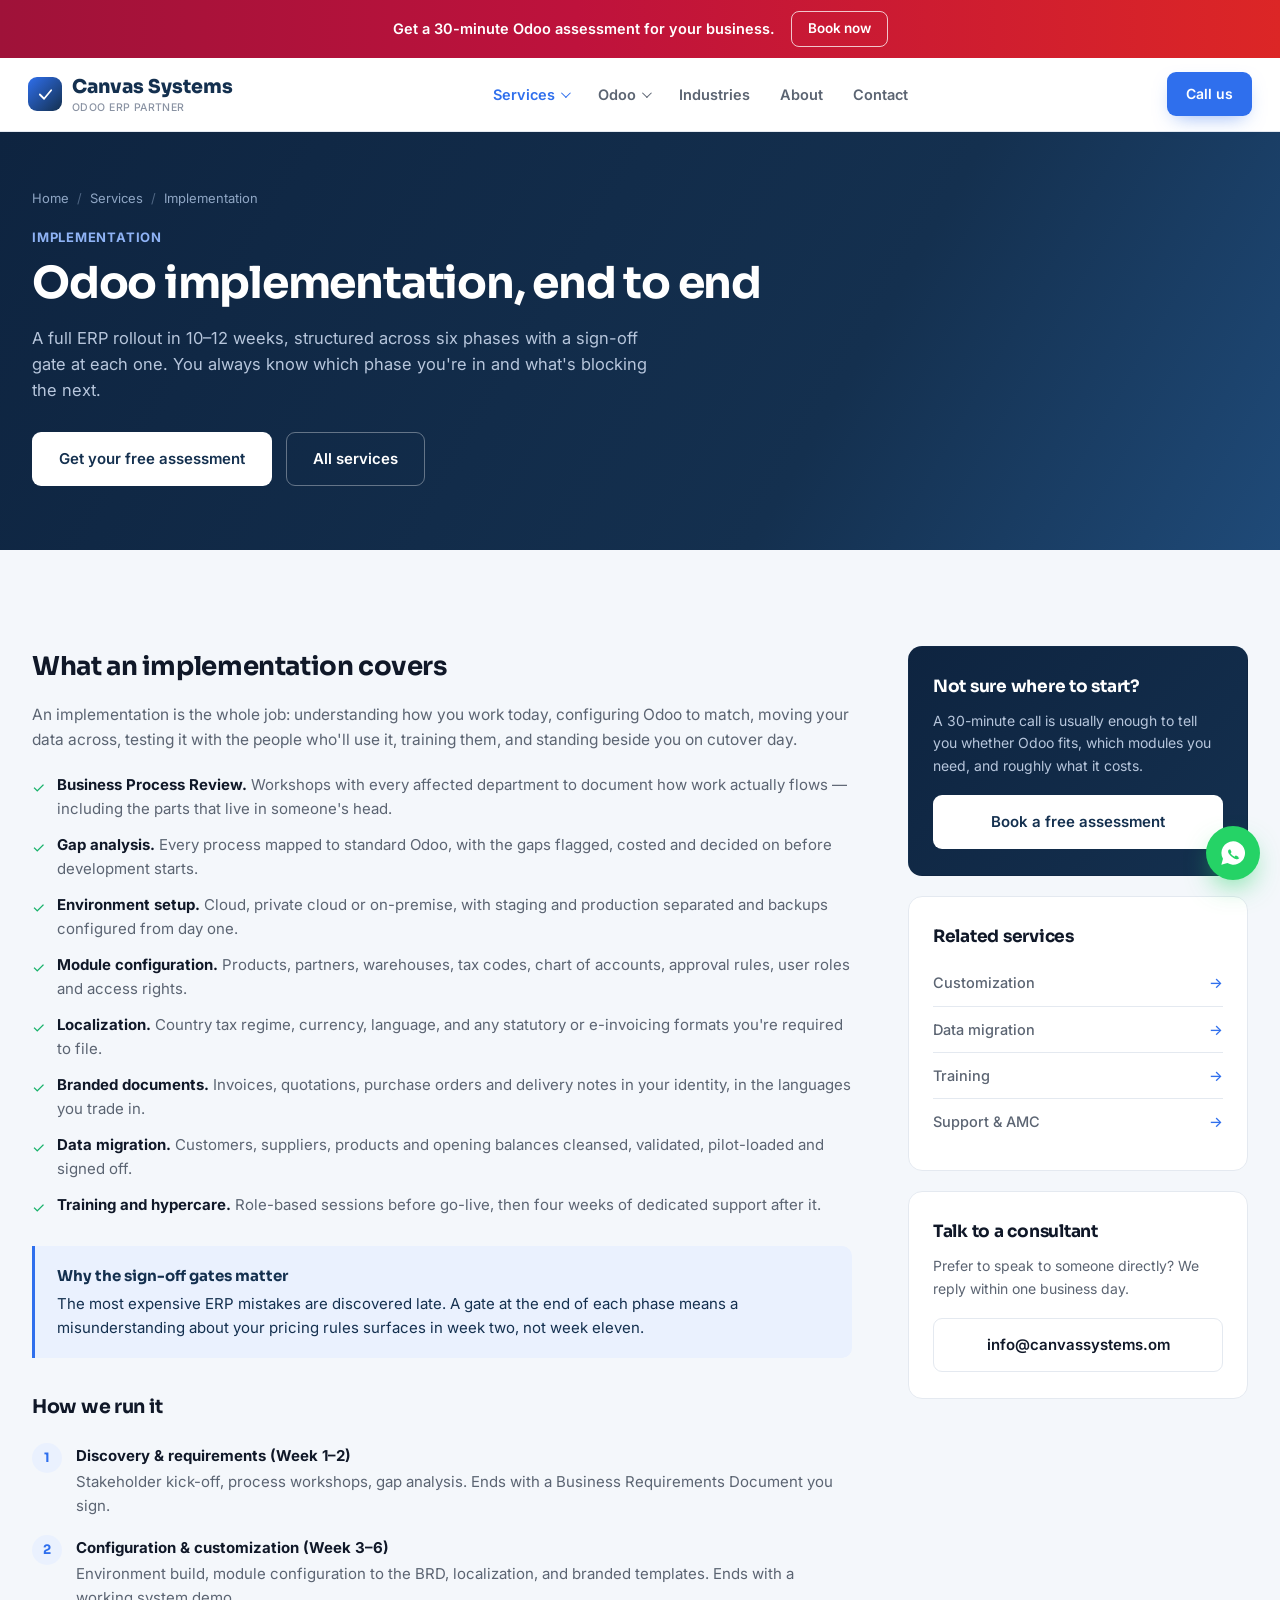
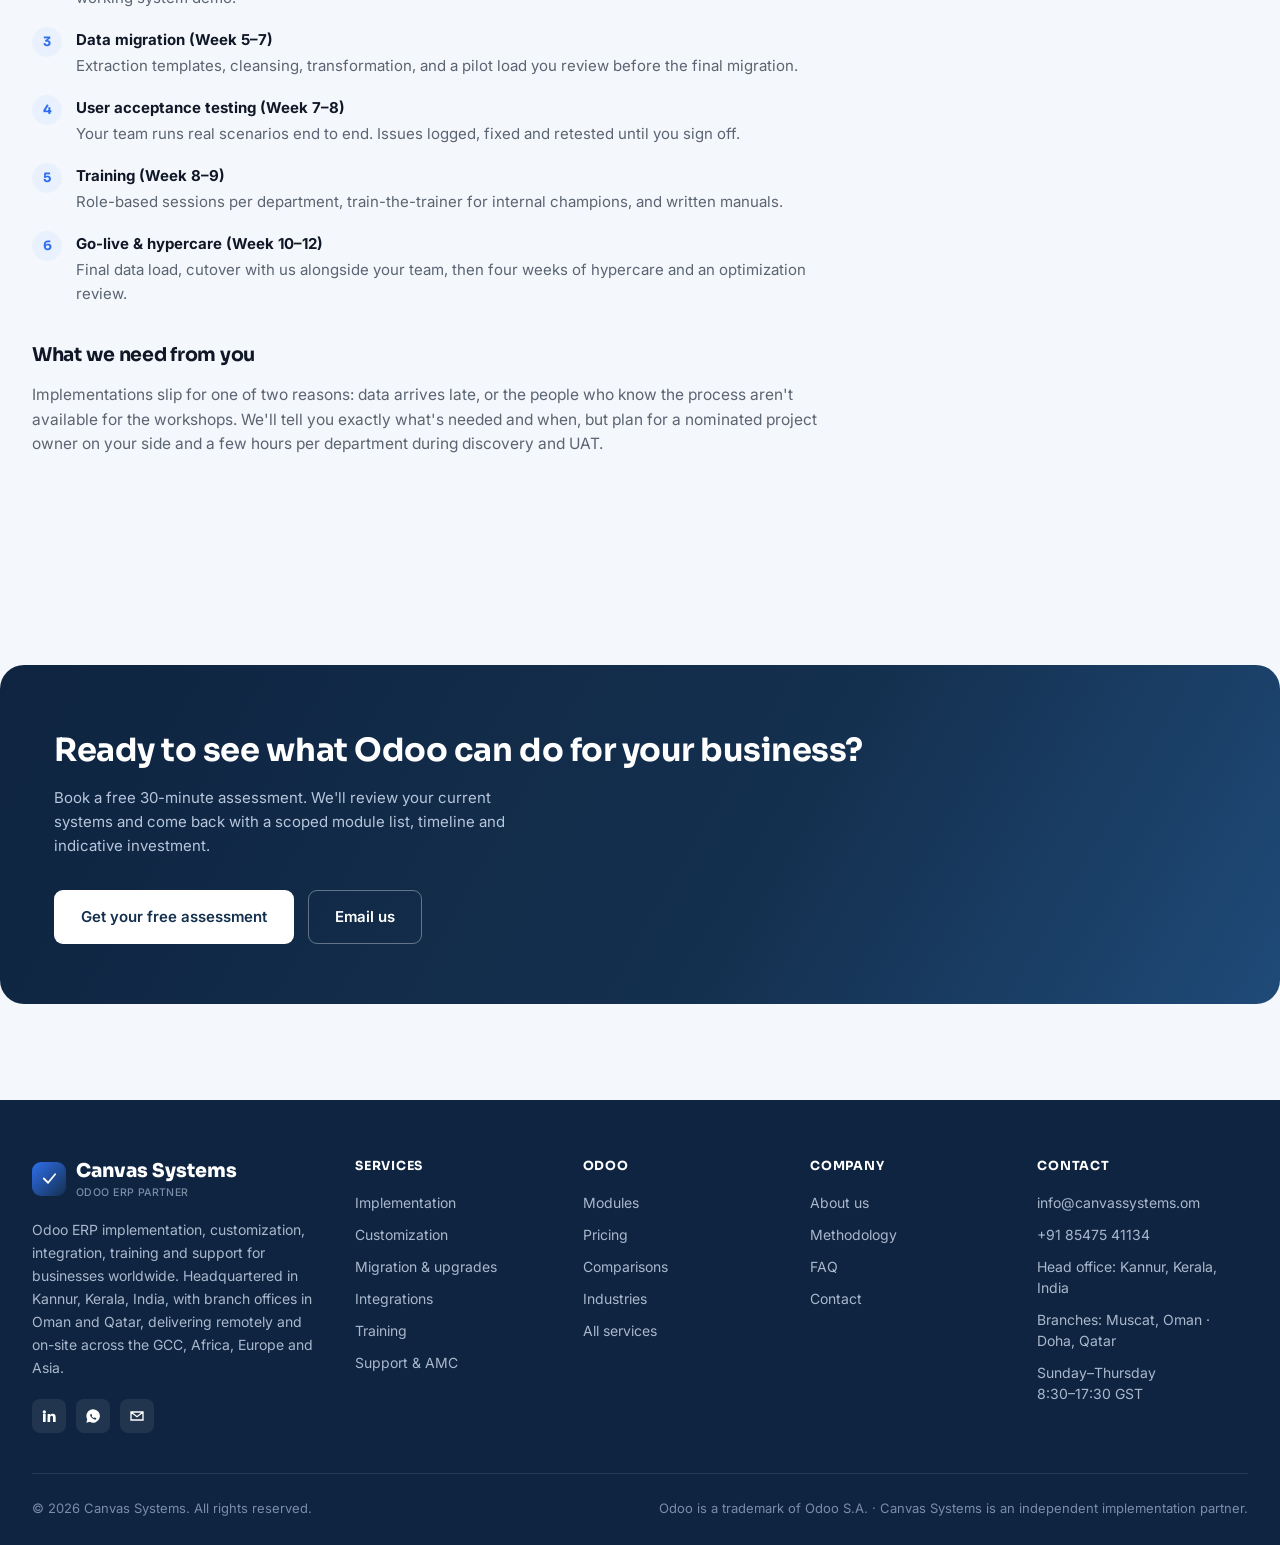
<file: implementation.html>
<!DOCTYPE html>
<html lang="en">
<head>
<meta charset="UTF-8">
<meta name="viewport" content="width=device-width, initial-scale=1.0">
<title>Odoo Implementation Services | Canvas Systems</title>
<meta name="description" content="End-to-end Odoo ERP implementation across six phases — discovery, configuration, data migration, UAT, training, go-live and hypercare.">
<meta property="og:title" content="Odoo Implementation Services | Canvas Systems">
<meta property="og:description" content="End-to-end Odoo ERP implementation across six phases — discovery, configuration, data migration, UAT, training, go-live and hypercare.">
<meta property="og:type" content="website">
<meta name="theme-color" content="#14304F">
<link rel="preconnect" href="https://fonts.googleapis.com">
<link rel="preconnect" href="https://fonts.gstatic.com" crossorigin>
<link href="https://fonts.googleapis.com/css2?family=Sora:wght@500;600;700;800&family=Inter:wght@400;500;600;700&display=swap" rel="stylesheet">
<link rel="stylesheet" href="assets/css/style.css">
</head>
<body data-page="service">

<a href="#main" class="skip">Skip to content</a>

<div class="announce">
  <div class="wrap">
    <span class="msg">Get a 30-minute Odoo assessment for your business.</span>
    <a href="contact.html" class="try">Book now</a>
  </div>
</div>

<header>
  <nav class="nav">
    <a href="index.html" class="logo">
      <span class="logo-mark"><svg viewBox="0 0 24 24" fill="none"><path d="M4 12L10 18L20 6" stroke="#fff" stroke-width="2.5" stroke-linecap="round" stroke-linejoin="round"/></svg></span>
      <span>Canvas Systems<small>Odoo ERP Partner</small></span>
    </a>
    <div class="nav-links centered" id="navLinks">
      <div class="nav-item active">
        <button type="button" aria-expanded="false">Services</button>
        <div class="dropdown">
          <div class="dropdown-title">Odoo services</div>
          <a href="services.html"><strong>All services</strong><span>The full delivery lifecycle</span></a>
          <a href="implementation.html"><strong>Implementation</strong><span>End-to-end ERP rollout</span></a>
          <a href="customization.html"><strong>Customization</strong><span>Modules built to your process</span></a>
          <a href="migration.html"><strong>Migration &amp; upgrades</strong><span>Move your data and version</span></a>
          <a href="integration.html"><strong>Integrations</strong><span>Connect your other systems</span></a>
          <a href="training.html"><strong>Training</strong><span>Get your team using it</span></a>
          <a href="support.html"><strong>Support &amp; AMC</strong><span>SLAs after go-live</span></a>
        </div>
      </div>
      <div class="nav-item">
        <button type="button" aria-expanded="false">Odoo</button>
        <div class="dropdown">
          <div class="dropdown-title">Explore Odoo</div>
          <a href="modules.html"><strong>Modules</strong><span>Apps we implement</span></a>
          <a href="pricing.html"><strong>Pricing</strong><span>Packages and licensing</span></a>
          <a href="comparisons.html"><strong>Comparisons</strong><span>Odoo vs SAP, NetSuite, Zoho</span></a>
        </div>
      </div>
      <a href="industries.html">Industries</a>
      <a href="about.html">About</a>
      <a href="contact.html">Contact</a>
    </div>
    <div class="nav-actions">
      <a href="tel:+918547541134" class="btn btn-primary btn-sm">Call us</a>
    </div>
    <button class="nav-toggle" id="navToggle" aria-label="Toggle menu" aria-expanded="false" aria-controls="navLinks">
      <span></span><span></span><span></span>
    </button>
  </nav>
</header>

<div class="bg-anim" aria-hidden="true"><span></span><span></span><span></span><span></span></div>

<main id="main">

  <section class="page-hero">
    <div class="wrap">
      <div class="crumbs"><a href="index.html">Home</a><span>/</span><a href="services.html">Services</a><span>/</span><a href="implementation.html">Implementation</a></div>
      <div class="eyebrow">Implementation</div>
      <h1>Odoo implementation, end to end</h1>
      <p>A full ERP rollout in 10–12 weeks, structured across six phases with a sign-off gate at each one. You always know which phase you're in and what's blocking the next.</p>
      <div class="hero-ctas">
        <a href="contact.html" class="btn btn-white">Get your free assessment</a>
        <a href="services.html" class="btn btn-ghost">All services</a>
      </div>
    </div>
  </section>

  <section>
    <div class="wrap content-grid">
      <div class="prose reveal">
        <h2>What an implementation covers</h2>
        <p>An implementation is the whole job: understanding how you work today, configuring Odoo to match, moving your data across, testing it with the people who'll use it, training them, and standing beside you on cutover day.</p>
        <ul class="ticks">
          <li><span class="tick">&#10003;</span><span><strong>Business Process Review.</strong> Workshops with every affected department to document how work actually flows — including the parts that live in someone's head.</span></li>
          <li><span class="tick">&#10003;</span><span><strong>Gap analysis.</strong> Every process mapped to standard Odoo, with the gaps flagged, costed and decided on before development starts.</span></li>
          <li><span class="tick">&#10003;</span><span><strong>Environment setup.</strong> Cloud, private cloud or on-premise, with staging and production separated and backups configured from day one.</span></li>
          <li><span class="tick">&#10003;</span><span><strong>Module configuration.</strong> Products, partners, warehouses, tax codes, chart of accounts, approval rules, user roles and access rights.</span></li>
          <li><span class="tick">&#10003;</span><span><strong>Localization.</strong> Country tax regime, currency, language, and any statutory or e-invoicing formats you're required to file.</span></li>
          <li><span class="tick">&#10003;</span><span><strong>Branded documents.</strong> Invoices, quotations, purchase orders and delivery notes in your identity, in the languages you trade in.</span></li>
          <li><span class="tick">&#10003;</span><span><strong>Data migration.</strong> Customers, suppliers, products and opening balances cleansed, validated, pilot-loaded and signed off.</span></li>
          <li><span class="tick">&#10003;</span><span><strong>Training and hypercare.</strong> Role-based sessions before go-live, then four weeks of dedicated support after it.</span></li>
        </ul>

        <div class="callout">
          <strong>Why the sign-off gates matter</strong>
          The most expensive ERP mistakes are discovered late. A gate at the end of each phase means a misunderstanding about your pricing rules surfaces in week two, not week eleven.
        </div>

        <h3>How we run it</h3>
        <ol class="steps">
          <li><strong>Discovery &amp; requirements (Week 1–2)</strong>Stakeholder kick-off, process workshops, gap analysis. Ends with a Business Requirements Document you sign.</li>
          <li><strong>Configuration &amp; customization (Week 3–6)</strong>Environment build, module configuration to the BRD, localization, and branded templates. Ends with a working system demo.</li>
          <li><strong>Data migration (Week 5–7)</strong>Extraction templates, cleansing, transformation, and a pilot load you review before the final migration.</li>
          <li><strong>User acceptance testing (Week 7–8)</strong>Your team runs real scenarios end to end. Issues logged, fixed and retested until you sign off.</li>
          <li><strong>Training (Week 8–9)</strong>Role-based sessions per department, train-the-trainer for internal champions, and written manuals.</li>
          <li><strong>Go-live &amp; hypercare (Week 10–12)</strong>Final data load, cutover with us alongside your team, then four weeks of hypercare and an optimization review.</li>
        </ol>

        <h3>What we need from you</h3>
        <p>Implementations slip for one of two reasons: data arrives late, or the people who know the process aren't available for the workshops. We'll tell you exactly what's needed and when, but plan for a nominated project owner on your side and a few hours per department during discovery and UAT.</p>
</div>
      <aside class="sidebar">
      <div class="side-card dark">
        <h4>Not sure where to start?</h4>
        <p>A 30-minute call is usually enough to tell you whether Odoo fits, which modules you need, and roughly what it costs.</p>
        <a href="contact.html" class="btn btn-white">Book a free assessment</a>
      </div>
      <div class="side-card">
        <h4>Related services</h4>
        <div class="side-links">
        <a href="customization.html">Customization</a>
        <a href="migration.html">Data migration</a>
        <a href="training.html">Training</a>
        <a href="support.html">Support &amp; AMC</a>
        </div>
      </div>
      <div class="side-card">
        <h4>Talk to a consultant</h4>
        <p>Prefer to speak to someone directly? We reply within one business day.</p>
        <a href="mailto:info@canvassystems.om" class="btn btn-outline">info@canvassystems.om</a>
      </div>
    </aside>
    </div>
  </section>

  <section>
    <div class="cta-banner reveal">
      <div>
        <h2>Ready to see what Odoo can do for your business?</h2>
        <p>Book a free 30-minute assessment. We'll review your current systems and come back with a scoped module list, timeline and indicative investment.</p>
      </div>
      <div class="cta-actions">
        <a href="contact.html" class="btn btn-white">Get your free assessment</a>
        <a href="mailto:info@canvassystems.om" class="btn btn-ghost">Email us</a>
      </div>
    </div>
  </section>

</main>

<footer>
  <div class="wrap">
    <div class="footer-top">
      <div class="footer-brand">
        <a href="index.html" class="logo">
      <span class="logo-mark"><svg viewBox="0 0 24 24" fill="none"><path d="M4 12L10 18L20 6" stroke="#fff" stroke-width="2.5" stroke-linecap="round" stroke-linejoin="round"/></svg></span>
      <span>Canvas Systems<small>Odoo ERP Partner</small></span>
    </a>
        <p>Odoo ERP implementation, customization, integration, training and support for businesses worldwide. Headquartered in Kannur, Kerala, India, with branch offices in Oman and Qatar, delivering remotely and on-site across the GCC, Africa, Europe and Asia.</p>
        <div class="footer-social">
          <a href="#" aria-label="LinkedIn"><svg viewBox="0 0 24 24" fill="currentColor"><path d="M4.98 3.5a2.5 2.5 0 100 5 2.5 2.5 0 000-5zM3 9h4v12H3zM10 9h3.8v1.7h.05c.53-1 1.83-2.05 3.75-2.05C21.4 8.65 22 11 22 14.2V21h-4v-6c0-1.43-.03-3.27-2-3.27-2 0-2.3 1.56-2.3 3.17V21h-4z"/></svg></a>
          <a href="https://wa.me/918547541134" aria-label="WhatsApp" target="_blank" rel="noopener"><svg viewBox="0 0 24 24" fill="currentColor"><path d="M12 2a10 10 0 00-8.6 15L2 22l5.2-1.4A10 10 0 1012 2zm5.5 14.1c-.2.6-1.2 1.2-1.7 1.2-.5.1-1 .1-1.6-.1-.4-.1-.9-.3-1.5-.6a11 11 0 01-4.2-3.9c-.3-.5-.7-1.2-.7-2s.4-1.2.6-1.4c.2-.2.4-.3.6-.3h.4c.1 0 .3 0 .5.4l.7 1.6c.1.1.1.3 0 .4l-.2.4-.3.3c-.1.1-.2.2-.1.4a6.6 6.6 0 003 2.6c.2.1.4.1.5-.1l.6-.7c.1-.2.3-.2.5-.1l1.6.8c.2.1.4.2.4.3s0 .5-.1.8z"/></svg></a>
          <a href="mailto:info@canvassystems.om" aria-label="Email"><svg viewBox="0 0 24 24" fill="none" stroke="currentColor" stroke-width="2"><path d="M3 6l9 7 9-7M3 6v12h18V6H3z"/></svg></a>
        </div>
      </div>
      <div class="footer-col">
        <h5>Services</h5>
        <a href="implementation.html">Implementation</a>
        <a href="customization.html">Customization</a>
        <a href="migration.html">Migration &amp; upgrades</a>
        <a href="integration.html">Integrations</a>
        <a href="training.html">Training</a>
        <a href="support.html">Support &amp; AMC</a>
      </div>
      <div class="footer-col">
        <h5>Odoo</h5>
        <a href="modules.html">Modules</a>
        <a href="pricing.html">Pricing</a>
        <a href="comparisons.html">Comparisons</a>
        <a href="industries.html">Industries</a>
        <a href="services.html">All services</a>
      </div>
      <div class="footer-col">
        <h5>Company</h5>
        <a href="about.html">About us</a>
        <a href="about.html#methodology">Methodology</a>
        <a href="about.html#faq">FAQ</a>
        <a href="contact.html">Contact</a>
      </div>
      <div class="footer-col">
        <h5>Contact</h5>
        <a href="mailto:info@canvassystems.om">info@canvassystems.om</a>
        <a href="tel:+918547541134">+91 85475 41134</a>
        <p>Head office: Kannur, Kerala, India</p>
        <p>Branches: Muscat, Oman &middot; Doha, Qatar</p>
        <p>Sunday–Thursday<br>8:30–17:30 GST</p>
      </div>
    </div>
    <div class="footer-bottom">
      <span>&copy; <span id="year">2026</span> Canvas Systems. All rights reserved.</span>
      <span>Odoo is a trademark of Odoo S.A. &middot; Canvas Systems is an independent implementation partner.</span>
    </div>
  </div>
</footer>

<a class="wa" href="https://wa.me/918547541134" aria-label="Chat on WhatsApp" target="_blank" rel="noopener"><svg viewBox="0 0 24 24" fill="currentColor"><path d="M12 2a10 10 0 00-8.6 15L2 22l5.2-1.4A10 10 0 1012 2zm5.5 14.1c-.2.6-1.2 1.2-1.7 1.2-.5.1-1 .1-1.6-.1-.4-.1-.9-.3-1.5-.6a11 11 0 01-4.2-3.9c-.3-.5-.7-1.2-.7-2s.4-1.2.6-1.4c.2-.2.4-.3.6-.3h.4c.1 0 .3 0 .5.4l.7 1.6c.1.1.1.3 0 .4l-.2.4-.3.3c-.1.1-.2.2-.1.4a6.6 6.6 0 003 2.6c.2.1.4.1.5-.1l.6-.7c.1-.2.3-.2.5-.1l1.6.8c.2.1.4.2.4.3s0 .5-.1.8z"/></svg></a>

<script src="assets/js/main.js"></script>
</body>
</html>
</file>
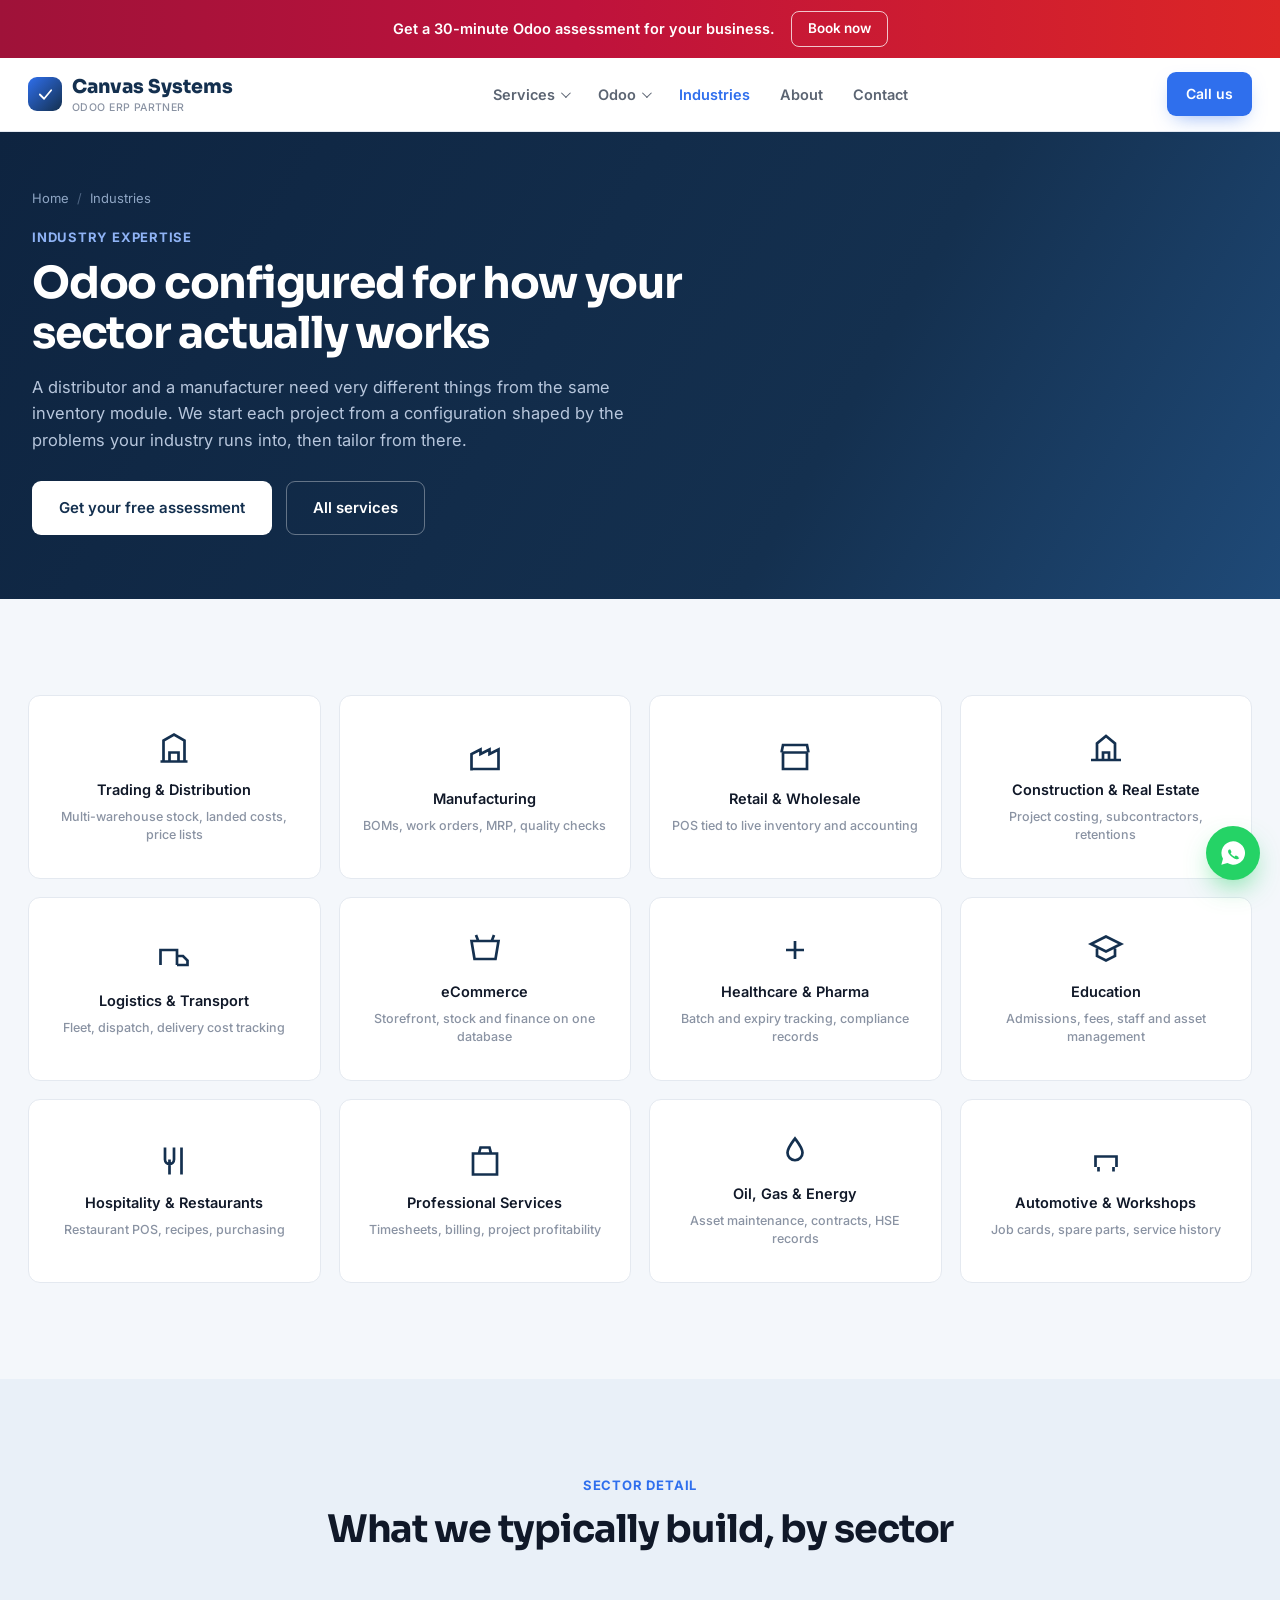
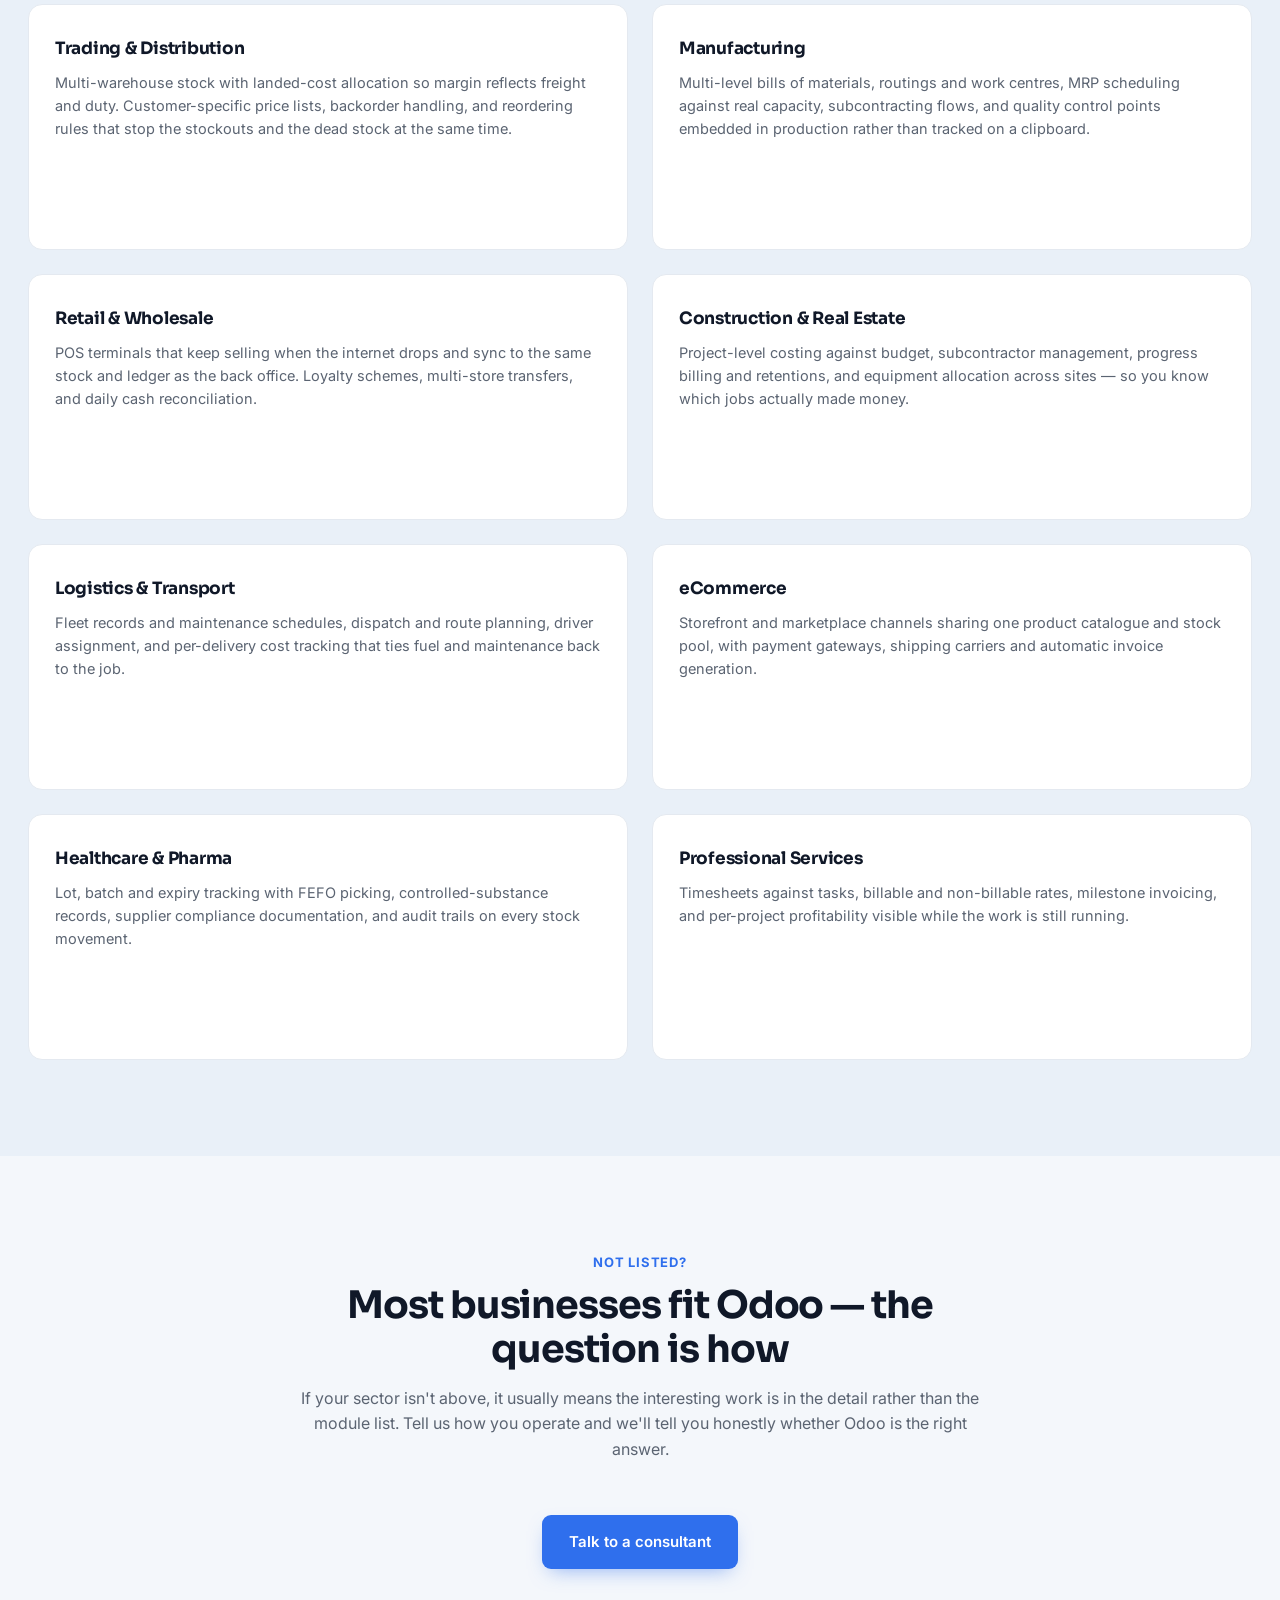
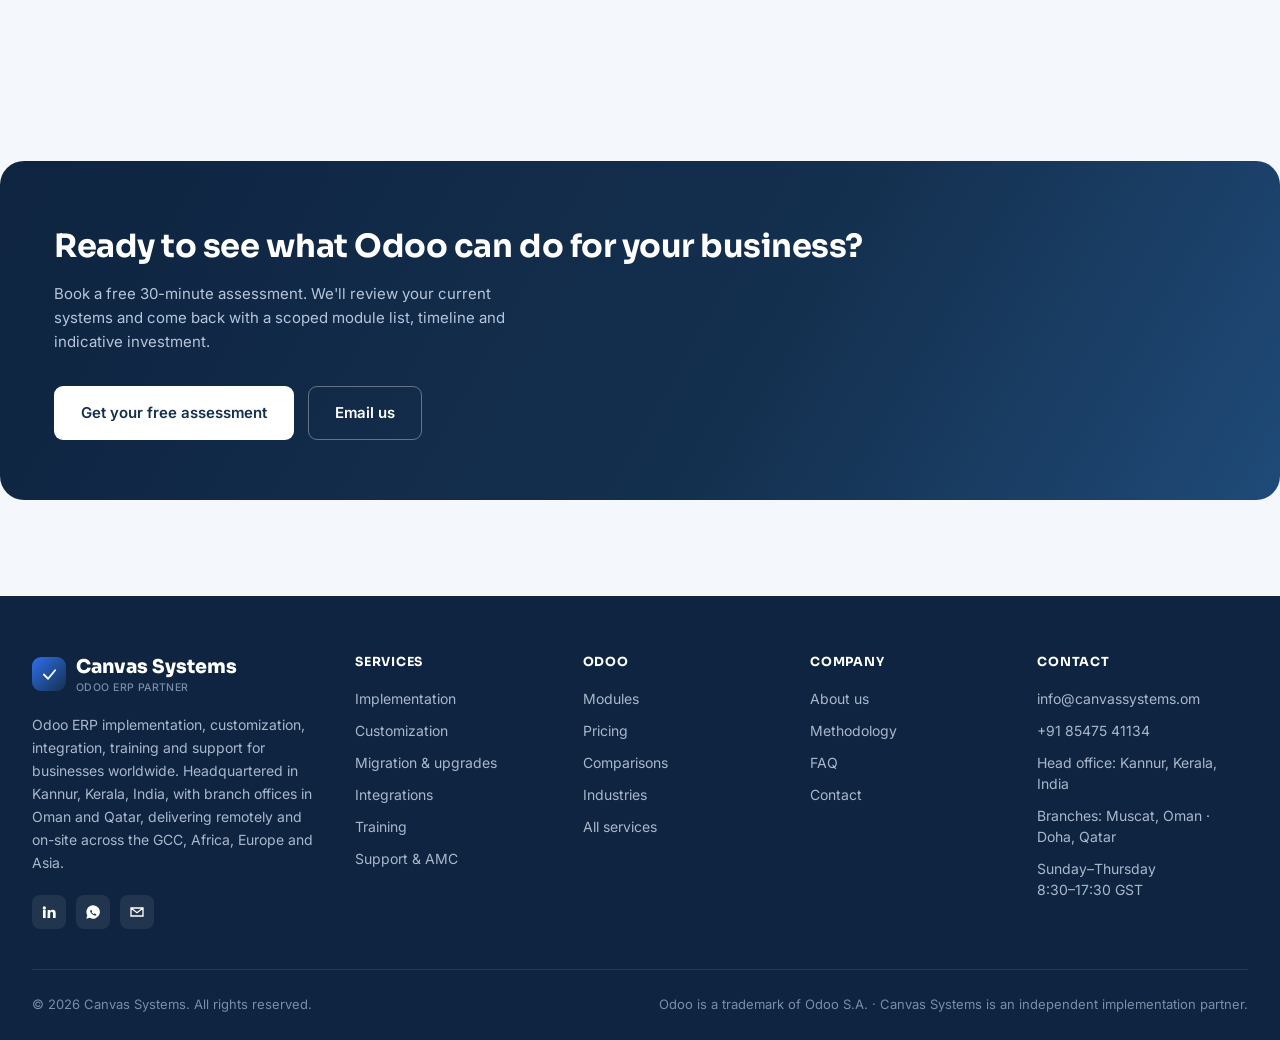
<file: industries.html>
<!DOCTYPE html>
<html lang="en">
<head>
<meta charset="UTF-8">
<meta name="viewport" content="width=device-width, initial-scale=1.0">
<title>Industries We Serve | Odoo ERP by Canvas Systems</title>
<meta name="description" content="Odoo ERP configured for trading, manufacturing, retail, construction, logistics, eCommerce, healthcare, education, hospitality, professional services, energy and automotive.">
<meta property="og:title" content="Industries We Serve | Odoo ERP by Canvas Systems">
<meta property="og:description" content="Odoo ERP configured for trading, manufacturing, retail, construction, logistics, eCommerce, healthcare, education, hospitality, professional services, energy and automotive.">
<meta property="og:type" content="website">
<meta name="theme-color" content="#14304F">
<link rel="preconnect" href="https://fonts.googleapis.com">
<link rel="preconnect" href="https://fonts.gstatic.com" crossorigin>
<link href="https://fonts.googleapis.com/css2?family=Sora:wght@500;600;700;800&family=Inter:wght@400;500;600;700&display=swap" rel="stylesheet">
<link rel="stylesheet" href="assets/css/style.css">
</head>
<body data-page="industries">

<a href="#main" class="skip">Skip to content</a>

<div class="announce">
  <div class="wrap">
    <span class="msg">Get a 30-minute Odoo assessment for your business.</span>
    <a href="contact.html" class="try">Book now</a>
  </div>
</div>

<header>
  <nav class="nav">
    <a href="index.html" class="logo">
      <span class="logo-mark"><svg viewBox="0 0 24 24" fill="none"><path d="M4 12L10 18L20 6" stroke="#fff" stroke-width="2.5" stroke-linecap="round" stroke-linejoin="round"/></svg></span>
      <span>Canvas Systems<small>Odoo ERP Partner</small></span>
    </a>
    <div class="nav-links centered" id="navLinks">
      <div class="nav-item">
        <button type="button" aria-expanded="false">Services</button>
        <div class="dropdown">
          <div class="dropdown-title">Odoo services</div>
          <a href="services.html"><strong>All services</strong><span>The full delivery lifecycle</span></a>
          <a href="implementation.html"><strong>Implementation</strong><span>End-to-end ERP rollout</span></a>
          <a href="customization.html"><strong>Customization</strong><span>Modules built to your process</span></a>
          <a href="migration.html"><strong>Migration &amp; upgrades</strong><span>Move your data and version</span></a>
          <a href="integration.html"><strong>Integrations</strong><span>Connect your other systems</span></a>
          <a href="training.html"><strong>Training</strong><span>Get your team using it</span></a>
          <a href="support.html"><strong>Support &amp; AMC</strong><span>SLAs after go-live</span></a>
        </div>
      </div>
      <div class="nav-item">
        <button type="button" aria-expanded="false">Odoo</button>
        <div class="dropdown">
          <div class="dropdown-title">Explore Odoo</div>
          <a href="modules.html"><strong>Modules</strong><span>Apps we implement</span></a>
          <a href="pricing.html"><strong>Pricing</strong><span>Packages and licensing</span></a>
          <a href="comparisons.html"><strong>Comparisons</strong><span>Odoo vs SAP, NetSuite, Zoho</span></a>
        </div>
      </div>
      <a href="industries.html" class="active">Industries</a>
      <a href="about.html">About</a>
      <a href="contact.html">Contact</a>
    </div>
    <div class="nav-actions">
      <a href="tel:+918547541134" class="btn btn-primary btn-sm">Call us</a>
    </div>
    <button class="nav-toggle" id="navToggle" aria-label="Toggle menu" aria-expanded="false" aria-controls="navLinks">
      <span></span><span></span><span></span>
    </button>
  </nav>
</header>

<div class="bg-anim" aria-hidden="true"><span></span><span></span><span></span><span></span></div>

<main id="main">

  <section class="page-hero">
    <div class="wrap">
      <div class="crumbs"><a href="index.html">Home</a><span>/</span><a href="industries.html">Industries</a></div>
      <div class="eyebrow">Industry expertise</div>
      <h1>Odoo configured for how your sector actually works</h1>
      <p>A distributor and a manufacturer need very different things from the same inventory module. We start each project from a configuration shaped by the problems your industry runs into, then tailor from there.</p>
      <div class="hero-ctas">
        <a href="contact.html" class="btn btn-white">Get your free assessment</a>
        <a href="services.html" class="btn btn-ghost">All services</a>
      </div>
    </div>
  </section>

  <section>
    <div class="wrap">
      <div class="industries-grid reveal">
        <a class="industry-card" href="contact.html">
          <div class="icon"><svg viewBox="0 0 24 24" fill="none" stroke="currentColor" stroke-width="1.8"><path d="M3 21h18M5 21V7l7-4 7 4v14M9 21v-6h6v6"/></svg></div>
          <span>Trading &amp; Distribution</span>
          <small>Multi-warehouse stock, landed costs, price lists</small>
        </a>
        <a class="industry-card" href="contact.html">
          <div class="icon"><svg viewBox="0 0 24 24" fill="none" stroke="currentColor" stroke-width="1.8"><path d="M3 21V10l6-3v3l6-3v3l6-3v13H3z"/></svg></div>
          <span>Manufacturing</span>
          <small>BOMs, work orders, MRP, quality checks</small>
        </a>
        <a class="industry-card" href="contact.html">
          <div class="icon"><svg viewBox="0 0 24 24" fill="none" stroke="currentColor" stroke-width="1.8"><path d="M3 9l1-5h16l1 5M4 9v11h16V9M4 9h16"/></svg></div>
          <span>Retail &amp; Wholesale</span>
          <small>POS tied to live inventory and accounting</small>
        </a>
        <a class="industry-card" href="contact.html">
          <div class="icon"><svg viewBox="0 0 24 24" fill="none" stroke="currentColor" stroke-width="1.8"><path d="M2 20h20M6 20V9l6-5 6 5v11M10 20v-5h4v5"/></svg></div>
          <span>Construction &amp; Real Estate</span>
          <small>Project costing, subcontractors, retentions</small>
        </a>
        <a class="industry-card" href="contact.html">
          <div class="icon"><svg viewBox="0 0 24 24" fill="none" stroke="currentColor" stroke-width="1.8"><path d="M3 16V6h11v10M14 10h4l3 3v3h-7"/></svg></div>
          <span>Logistics &amp; Transport</span>
          <small>Fleet, dispatch, delivery cost tracking</small>
        </a>
        <a class="industry-card" href="contact.html">
          <div class="icon"><svg viewBox="0 0 24 24" fill="none" stroke="currentColor" stroke-width="1.8"><path d="M6 2l1.5 4h9L18 2M3 6h18l-2 12H5L3 6z"/></svg></div>
          <span>eCommerce</span>
          <small>Storefront, stock and finance on one database</small>
        </a>
        <a class="industry-card" href="contact.html">
          <div class="icon"><svg viewBox="0 0 24 24" fill="none" stroke="currentColor" stroke-width="1.8"><path d="M12 6v12M6 12h12"/></svg></div>
          <span>Healthcare &amp; Pharma</span>
          <small>Batch and expiry tracking, compliance records</small>
        </a>
        <a class="industry-card" href="contact.html">
          <div class="icon"><svg viewBox="0 0 24 24" fill="none" stroke="currentColor" stroke-width="1.8"><path d="M12 3L2 8l10 5 10-5-10-5zM6 11v5l6 3 6-3v-5"/></svg></div>
          <span>Education</span>
          <small>Admissions, fees, staff and asset management</small>
        </a>
        <a class="industry-card" href="contact.html">
          <div class="icon"><svg viewBox="0 0 24 24" fill="none" stroke="currentColor" stroke-width="1.8"><path d="M6 3v8a3 3 0 006 0V3M9 11v10M17 3v18"/></svg></div>
          <span>Hospitality &amp; Restaurants</span>
          <small>Restaurant POS, recipes, purchasing</small>
        </a>
        <a class="industry-card" href="contact.html">
          <div class="icon"><svg viewBox="0 0 24 24" fill="none" stroke="currentColor" stroke-width="1.8"><path d="M9 3h6l1 4H8l1-4zM4 7h16v14H4z"/></svg></div>
          <span>Professional Services</span>
          <small>Timesheets, billing, project profitability</small>
        </a>
        <a class="industry-card" href="contact.html">
          <div class="icon"><svg viewBox="0 0 24 24" fill="none" stroke="currentColor" stroke-width="1.8"><path d="M12 3c3 4 5 6.5 5 9.5A5 5 0 017 12.5C7 9.5 9 7 12 3z"/></svg></div>
          <span>Oil, Gas &amp; Energy</span>
          <small>Asset maintenance, contracts, HSE records</small>
        </a>
        <a class="industry-card" href="contact.html">
          <div class="icon"><svg viewBox="0 0 24 24" fill="none" stroke="currentColor" stroke-width="1.8"><path d="M5 16V9h14v7M7 16v3M17 16v3"/></svg></div>
          <span>Automotive &amp; Workshops</span>
          <small>Job cards, spare parts, service history</small>
        </a>
      </div>
    </div>
  </section>

  <section class="soft">
    <div class="wrap">
      <div class="section-head reveal">
        <div class="eyebrow">Sector detail</div>
        <h2>What we typically build, by sector</h2>
      </div>
      <div class="grid-2 reveal">
        <div class="card">
          <h3>Trading &amp; Distribution</h3>
          <p>Multi-warehouse stock with landed-cost allocation so margin reflects freight and duty. Customer-specific price lists, backorder handling, and reordering rules that stop the stockouts and the dead stock at the same time.</p>
        </div>
        <div class="card">
          <h3>Manufacturing</h3>
          <p>Multi-level bills of materials, routings and work centres, MRP scheduling against real capacity, subcontracting flows, and quality control points embedded in production rather than tracked on a clipboard.</p>
        </div>
        <div class="card">
          <h3>Retail &amp; Wholesale</h3>
          <p>POS terminals that keep selling when the internet drops and sync to the same stock and ledger as the back office. Loyalty schemes, multi-store transfers, and daily cash reconciliation.</p>
        </div>
        <div class="card">
          <h3>Construction &amp; Real Estate</h3>
          <p>Project-level costing against budget, subcontractor management, progress billing and retentions, and equipment allocation across sites — so you know which jobs actually made money.</p>
        </div>
        <div class="card">
          <h3>Logistics &amp; Transport</h3>
          <p>Fleet records and maintenance schedules, dispatch and route planning, driver assignment, and per-delivery cost tracking that ties fuel and maintenance back to the job.</p>
        </div>
        <div class="card">
          <h3>eCommerce</h3>
          <p>Storefront and marketplace channels sharing one product catalogue and stock pool, with payment gateways, shipping carriers and automatic invoice generation.</p>
        </div>
        <div class="card">
          <h3>Healthcare &amp; Pharma</h3>
          <p>Lot, batch and expiry tracking with FEFO picking, controlled-substance records, supplier compliance documentation, and audit trails on every stock movement.</p>
        </div>
        <div class="card">
          <h3>Professional Services</h3>
          <p>Timesheets against tasks, billable and non-billable rates, milestone invoicing, and per-project profitability visible while the work is still running.</p>
        </div>
      </div>
    </div>
  </section>

  <section>
    <div class="wrap">
      <div class="section-head reveal">
        <div class="eyebrow">Not listed?</div>
        <h2>Most businesses fit Odoo — the question is how</h2>
        <p>If your sector isn't above, it usually means the interesting work is in the detail rather than the module list. Tell us how you operate and we'll tell you honestly whether Odoo is the right answer.</p>
      </div>
      <p style="text-align:center;"><a href="contact.html" class="btn btn-primary">Talk to a consultant</a></p>
    </div>
  </section>

  <section>
    <div class="cta-banner reveal">
      <div>
        <h2>Ready to see what Odoo can do for your business?</h2>
        <p>Book a free 30-minute assessment. We'll review your current systems and come back with a scoped module list, timeline and indicative investment.</p>
      </div>
      <div class="cta-actions">
        <a href="contact.html" class="btn btn-white">Get your free assessment</a>
        <a href="mailto:info@canvassystems.om" class="btn btn-ghost">Email us</a>
      </div>
    </div>
  </section>

</main>

<footer>
  <div class="wrap">
    <div class="footer-top">
      <div class="footer-brand">
        <a href="index.html" class="logo">
      <span class="logo-mark"><svg viewBox="0 0 24 24" fill="none"><path d="M4 12L10 18L20 6" stroke="#fff" stroke-width="2.5" stroke-linecap="round" stroke-linejoin="round"/></svg></span>
      <span>Canvas Systems<small>Odoo ERP Partner</small></span>
    </a>
        <p>Odoo ERP implementation, customization, integration, training and support for businesses worldwide. Headquartered in Kannur, Kerala, India, with branch offices in Oman and Qatar, delivering remotely and on-site across the GCC, Africa, Europe and Asia.</p>
        <div class="footer-social">
          <a href="#" aria-label="LinkedIn"><svg viewBox="0 0 24 24" fill="currentColor"><path d="M4.98 3.5a2.5 2.5 0 100 5 2.5 2.5 0 000-5zM3 9h4v12H3zM10 9h3.8v1.7h.05c.53-1 1.83-2.05 3.75-2.05C21.4 8.65 22 11 22 14.2V21h-4v-6c0-1.43-.03-3.27-2-3.27-2 0-2.3 1.56-2.3 3.17V21h-4z"/></svg></a>
          <a href="https://wa.me/918547541134" aria-label="WhatsApp" target="_blank" rel="noopener"><svg viewBox="0 0 24 24" fill="currentColor"><path d="M12 2a10 10 0 00-8.6 15L2 22l5.2-1.4A10 10 0 1012 2zm5.5 14.1c-.2.6-1.2 1.2-1.7 1.2-.5.1-1 .1-1.6-.1-.4-.1-.9-.3-1.5-.6a11 11 0 01-4.2-3.9c-.3-.5-.7-1.2-.7-2s.4-1.2.6-1.4c.2-.2.4-.3.6-.3h.4c.1 0 .3 0 .5.4l.7 1.6c.1.1.1.3 0 .4l-.2.4-.3.3c-.1.1-.2.2-.1.4a6.6 6.6 0 003 2.6c.2.1.4.1.5-.1l.6-.7c.1-.2.3-.2.5-.1l1.6.8c.2.1.4.2.4.3s0 .5-.1.8z"/></svg></a>
          <a href="mailto:info@canvassystems.om" aria-label="Email"><svg viewBox="0 0 24 24" fill="none" stroke="currentColor" stroke-width="2"><path d="M3 6l9 7 9-7M3 6v12h18V6H3z"/></svg></a>
        </div>
      </div>
      <div class="footer-col">
        <h5>Services</h5>
        <a href="implementation.html">Implementation</a>
        <a href="customization.html">Customization</a>
        <a href="migration.html">Migration &amp; upgrades</a>
        <a href="integration.html">Integrations</a>
        <a href="training.html">Training</a>
        <a href="support.html">Support &amp; AMC</a>
      </div>
      <div class="footer-col">
        <h5>Odoo</h5>
        <a href="modules.html">Modules</a>
        <a href="pricing.html">Pricing</a>
        <a href="comparisons.html">Comparisons</a>
        <a href="industries.html">Industries</a>
        <a href="services.html">All services</a>
      </div>
      <div class="footer-col">
        <h5>Company</h5>
        <a href="about.html">About us</a>
        <a href="about.html#methodology">Methodology</a>
        <a href="about.html#faq">FAQ</a>
        <a href="contact.html">Contact</a>
      </div>
      <div class="footer-col">
        <h5>Contact</h5>
        <a href="mailto:info@canvassystems.om">info@canvassystems.om</a>
        <a href="tel:+918547541134">+91 85475 41134</a>
        <p>Head office: Kannur, Kerala, India</p>
        <p>Branches: Muscat, Oman &middot; Doha, Qatar</p>
        <p>Sunday–Thursday<br>8:30–17:30 GST</p>
      </div>
    </div>
    <div class="footer-bottom">
      <span>&copy; <span id="year">2026</span> Canvas Systems. All rights reserved.</span>
      <span>Odoo is a trademark of Odoo S.A. &middot; Canvas Systems is an independent implementation partner.</span>
    </div>
  </div>
</footer>

<a class="wa" href="https://wa.me/918547541134" aria-label="Chat on WhatsApp" target="_blank" rel="noopener"><svg viewBox="0 0 24 24" fill="currentColor"><path d="M12 2a10 10 0 00-8.6 15L2 22l5.2-1.4A10 10 0 1012 2zm5.5 14.1c-.2.6-1.2 1.2-1.7 1.2-.5.1-1 .1-1.6-.1-.4-.1-.9-.3-1.5-.6a11 11 0 01-4.2-3.9c-.3-.5-.7-1.2-.7-2s.4-1.2.6-1.4c.2-.2.4-.3.6-.3h.4c.1 0 .3 0 .5.4l.7 1.6c.1.1.1.3 0 .4l-.2.4-.3.3c-.1.1-.2.2-.1.4a6.6 6.6 0 003 2.6c.2.1.4.1.5-.1l.6-.7c.1-.2.3-.2.5-.1l1.6.8c.2.1.4.2.4.3s0 .5-.1.8z"/></svg></a>

<script src="assets/js/main.js"></script>
</body>
</html>
</file>
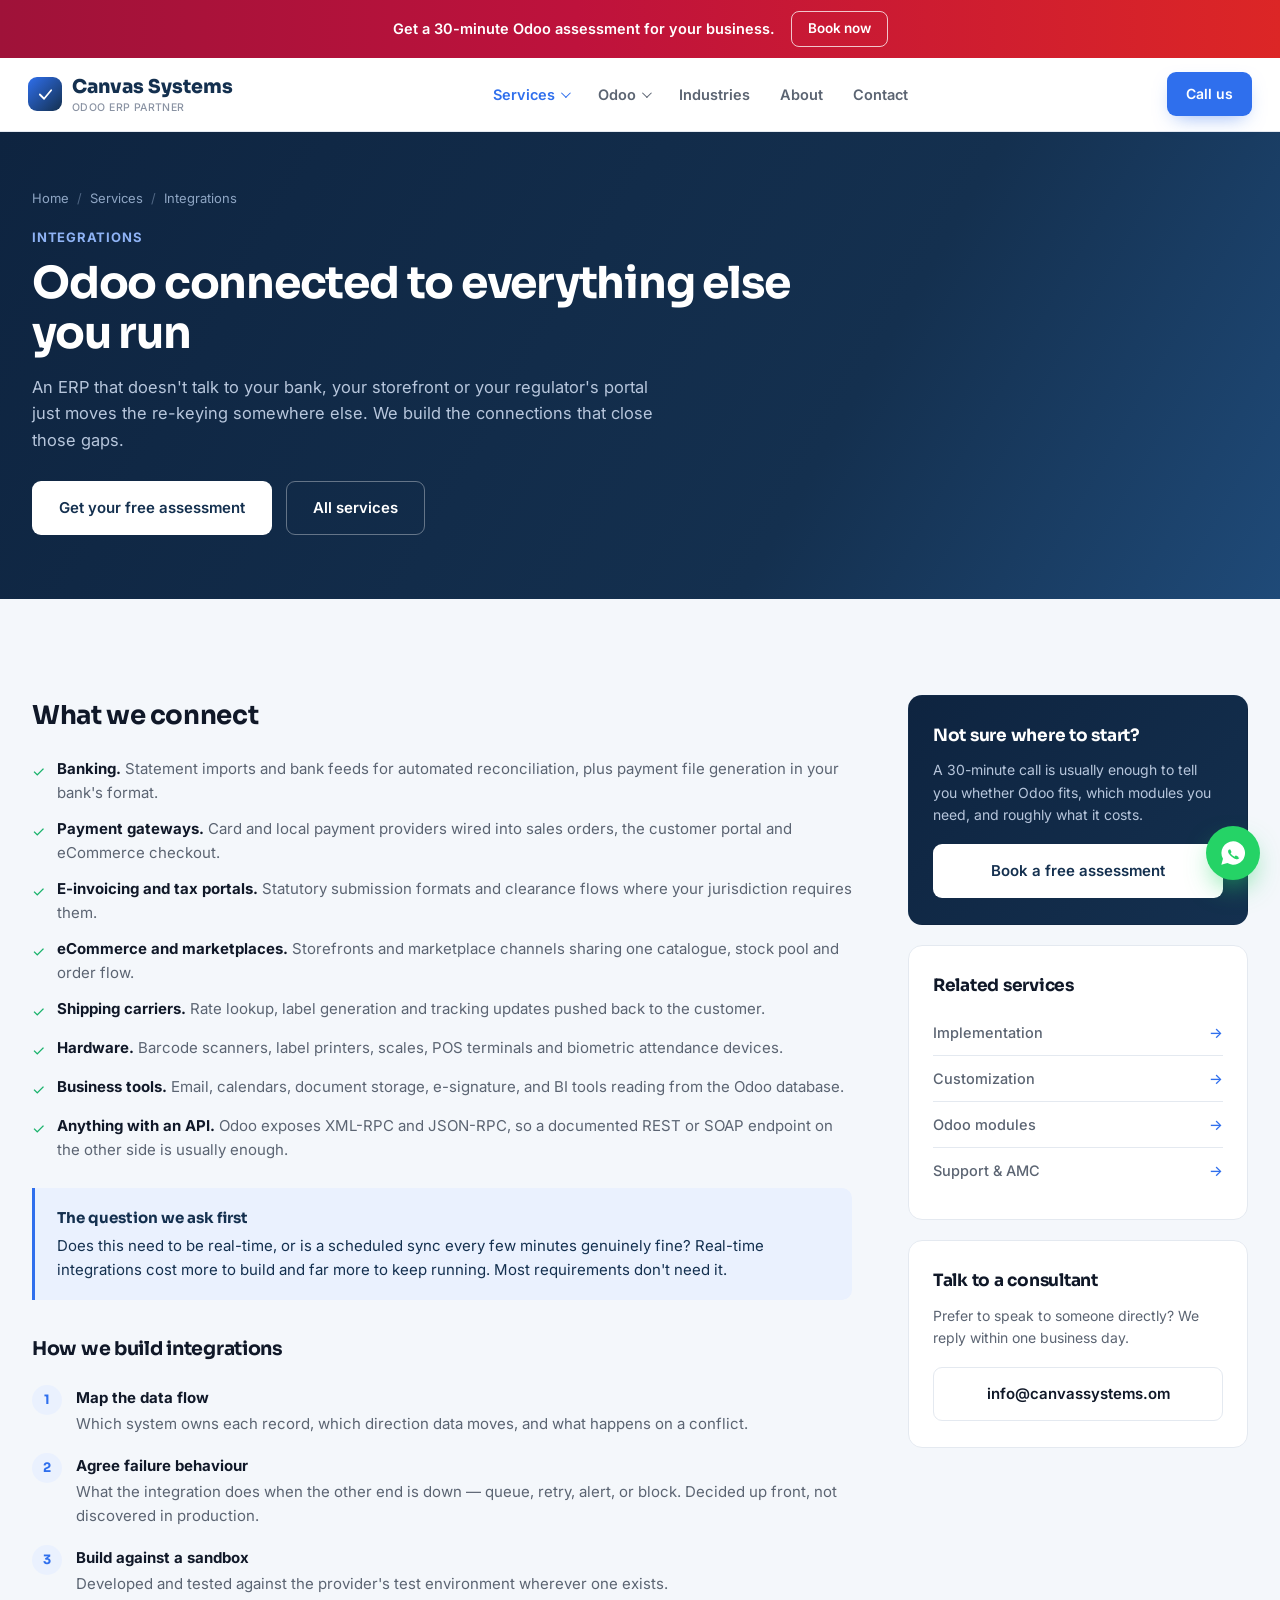
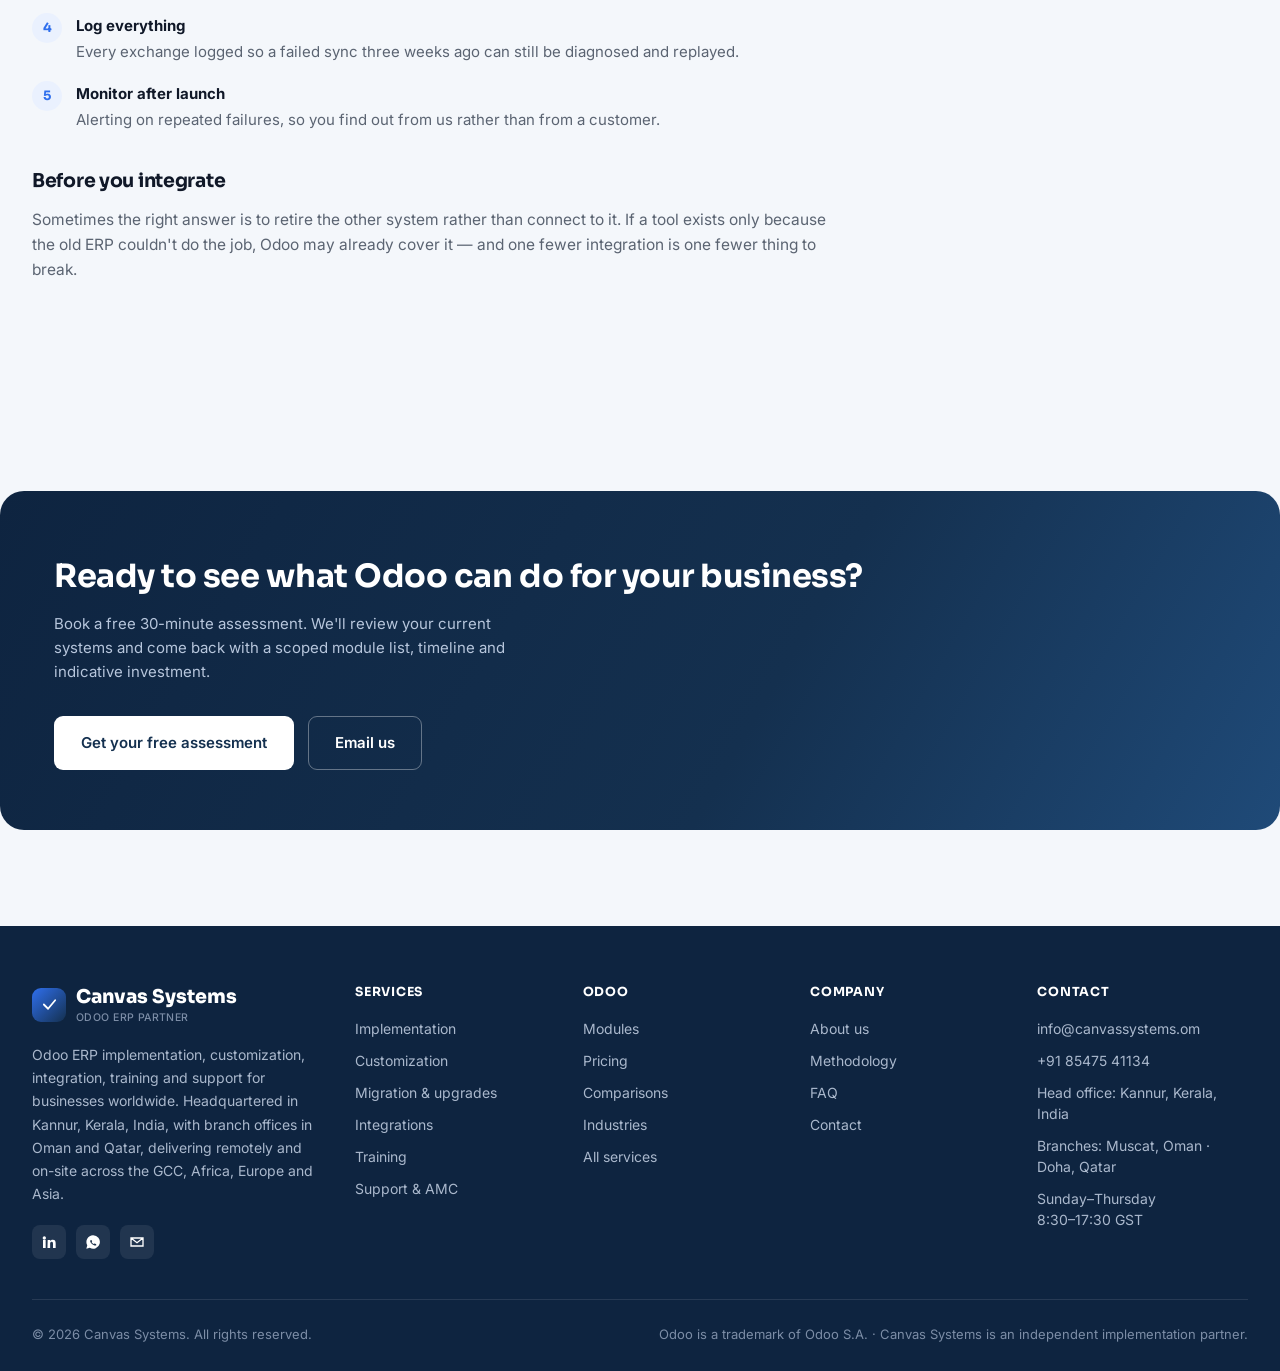
<file: integration.html>
<!DOCTYPE html>
<html lang="en">
<head>
<meta charset="UTF-8">
<meta name="viewport" content="width=device-width, initial-scale=1.0">
<title>Odoo Integrations | Canvas Systems</title>
<meta name="description" content="Connect Odoo to banks, payment gateways, e-invoicing portals, marketplaces, shipping carriers, POS hardware and any REST or SOAP API.">
<meta property="og:title" content="Odoo Integrations | Canvas Systems">
<meta property="og:description" content="Connect Odoo to banks, payment gateways, e-invoicing portals, marketplaces, shipping carriers, POS hardware and any REST or SOAP API.">
<meta property="og:type" content="website">
<meta name="theme-color" content="#14304F">
<link rel="preconnect" href="https://fonts.googleapis.com">
<link rel="preconnect" href="https://fonts.gstatic.com" crossorigin>
<link href="https://fonts.googleapis.com/css2?family=Sora:wght@500;600;700;800&family=Inter:wght@400;500;600;700&display=swap" rel="stylesheet">
<link rel="stylesheet" href="assets/css/style.css">
</head>
<body data-page="service">

<a href="#main" class="skip">Skip to content</a>

<div class="announce">
  <div class="wrap">
    <span class="msg">Get a 30-minute Odoo assessment for your business.</span>
    <a href="contact.html" class="try">Book now</a>
  </div>
</div>

<header>
  <nav class="nav">
    <a href="index.html" class="logo">
      <span class="logo-mark"><svg viewBox="0 0 24 24" fill="none"><path d="M4 12L10 18L20 6" stroke="#fff" stroke-width="2.5" stroke-linecap="round" stroke-linejoin="round"/></svg></span>
      <span>Canvas Systems<small>Odoo ERP Partner</small></span>
    </a>
    <div class="nav-links centered" id="navLinks">
      <div class="nav-item active">
        <button type="button" aria-expanded="false">Services</button>
        <div class="dropdown">
          <div class="dropdown-title">Odoo services</div>
          <a href="services.html"><strong>All services</strong><span>The full delivery lifecycle</span></a>
          <a href="implementation.html"><strong>Implementation</strong><span>End-to-end ERP rollout</span></a>
          <a href="customization.html"><strong>Customization</strong><span>Modules built to your process</span></a>
          <a href="migration.html"><strong>Migration &amp; upgrades</strong><span>Move your data and version</span></a>
          <a href="integration.html"><strong>Integrations</strong><span>Connect your other systems</span></a>
          <a href="training.html"><strong>Training</strong><span>Get your team using it</span></a>
          <a href="support.html"><strong>Support &amp; AMC</strong><span>SLAs after go-live</span></a>
        </div>
      </div>
      <div class="nav-item">
        <button type="button" aria-expanded="false">Odoo</button>
        <div class="dropdown">
          <div class="dropdown-title">Explore Odoo</div>
          <a href="modules.html"><strong>Modules</strong><span>Apps we implement</span></a>
          <a href="pricing.html"><strong>Pricing</strong><span>Packages and licensing</span></a>
          <a href="comparisons.html"><strong>Comparisons</strong><span>Odoo vs SAP, NetSuite, Zoho</span></a>
        </div>
      </div>
      <a href="industries.html">Industries</a>
      <a href="about.html">About</a>
      <a href="contact.html">Contact</a>
    </div>
    <div class="nav-actions">
      <a href="tel:+918547541134" class="btn btn-primary btn-sm">Call us</a>
    </div>
    <button class="nav-toggle" id="navToggle" aria-label="Toggle menu" aria-expanded="false" aria-controls="navLinks">
      <span></span><span></span><span></span>
    </button>
  </nav>
</header>

<div class="bg-anim" aria-hidden="true"><span></span><span></span><span></span><span></span></div>

<main id="main">

  <section class="page-hero">
    <div class="wrap">
      <div class="crumbs"><a href="index.html">Home</a><span>/</span><a href="services.html">Services</a><span>/</span><a href="integration.html">Integrations</a></div>
      <div class="eyebrow">Integrations</div>
      <h1>Odoo connected to everything else you run</h1>
      <p>An ERP that doesn't talk to your bank, your storefront or your regulator's portal just moves the re-keying somewhere else. We build the connections that close those gaps.</p>
      <div class="hero-ctas">
        <a href="contact.html" class="btn btn-white">Get your free assessment</a>
        <a href="services.html" class="btn btn-ghost">All services</a>
      </div>
    </div>
  </section>

  <section>
    <div class="wrap content-grid">
      <div class="prose reveal">
        <h2>What we connect</h2>
        <ul class="ticks">
          <li><span class="tick">&#10003;</span><span><strong>Banking.</strong> Statement imports and bank feeds for automated reconciliation, plus payment file generation in your bank's format.</span></li>
          <li><span class="tick">&#10003;</span><span><strong>Payment gateways.</strong> Card and local payment providers wired into sales orders, the customer portal and eCommerce checkout.</span></li>
          <li><span class="tick">&#10003;</span><span><strong>E-invoicing and tax portals.</strong> Statutory submission formats and clearance flows where your jurisdiction requires them.</span></li>
          <li><span class="tick">&#10003;</span><span><strong>eCommerce and marketplaces.</strong> Storefronts and marketplace channels sharing one catalogue, stock pool and order flow.</span></li>
          <li><span class="tick">&#10003;</span><span><strong>Shipping carriers.</strong> Rate lookup, label generation and tracking updates pushed back to the customer.</span></li>
          <li><span class="tick">&#10003;</span><span><strong>Hardware.</strong> Barcode scanners, label printers, scales, POS terminals and biometric attendance devices.</span></li>
          <li><span class="tick">&#10003;</span><span><strong>Business tools.</strong> Email, calendars, document storage, e-signature, and BI tools reading from the Odoo database.</span></li>
          <li><span class="tick">&#10003;</span><span><strong>Anything with an API.</strong> Odoo exposes XML-RPC and JSON-RPC, so a documented REST or SOAP endpoint on the other side is usually enough.</span></li>
        </ul>

        <div class="callout">
          <strong>The question we ask first</strong>
          Does this need to be real-time, or is a scheduled sync every few minutes genuinely fine? Real-time integrations cost more to build and far more to keep running. Most requirements don't need it.
        </div>

        <h3>How we build integrations</h3>
        <ol class="steps">
          <li><strong>Map the data flow</strong>Which system owns each record, which direction data moves, and what happens on a conflict.</li>
          <li><strong>Agree failure behaviour</strong>What the integration does when the other end is down — queue, retry, alert, or block. Decided up front, not discovered in production.</li>
          <li><strong>Build against a sandbox</strong>Developed and tested against the provider's test environment wherever one exists.</li>
          <li><strong>Log everything</strong>Every exchange logged so a failed sync three weeks ago can still be diagnosed and replayed.</li>
          <li><strong>Monitor after launch</strong>Alerting on repeated failures, so you find out from us rather than from a customer.</li>
        </ol>

        <h3>Before you integrate</h3>
        <p>Sometimes the right answer is to retire the other system rather than connect to it. If a tool exists only because the old ERP couldn't do the job, Odoo may already cover it — and one fewer integration is one fewer thing to break.</p>
</div>
      <aside class="sidebar">
      <div class="side-card dark">
        <h4>Not sure where to start?</h4>
        <p>A 30-minute call is usually enough to tell you whether Odoo fits, which modules you need, and roughly what it costs.</p>
        <a href="contact.html" class="btn btn-white">Book a free assessment</a>
      </div>
      <div class="side-card">
        <h4>Related services</h4>
        <div class="side-links">
        <a href="implementation.html">Implementation</a>
        <a href="customization.html">Customization</a>
        <a href="modules.html">Odoo modules</a>
        <a href="support.html">Support &amp; AMC</a>
        </div>
      </div>
      <div class="side-card">
        <h4>Talk to a consultant</h4>
        <p>Prefer to speak to someone directly? We reply within one business day.</p>
        <a href="mailto:info@canvassystems.om" class="btn btn-outline">info@canvassystems.om</a>
      </div>
    </aside>
    </div>
  </section>

  <section>
    <div class="cta-banner reveal">
      <div>
        <h2>Ready to see what Odoo can do for your business?</h2>
        <p>Book a free 30-minute assessment. We'll review your current systems and come back with a scoped module list, timeline and indicative investment.</p>
      </div>
      <div class="cta-actions">
        <a href="contact.html" class="btn btn-white">Get your free assessment</a>
        <a href="mailto:info@canvassystems.om" class="btn btn-ghost">Email us</a>
      </div>
    </div>
  </section>

</main>

<footer>
  <div class="wrap">
    <div class="footer-top">
      <div class="footer-brand">
        <a href="index.html" class="logo">
      <span class="logo-mark"><svg viewBox="0 0 24 24" fill="none"><path d="M4 12L10 18L20 6" stroke="#fff" stroke-width="2.5" stroke-linecap="round" stroke-linejoin="round"/></svg></span>
      <span>Canvas Systems<small>Odoo ERP Partner</small></span>
    </a>
        <p>Odoo ERP implementation, customization, integration, training and support for businesses worldwide. Headquartered in Kannur, Kerala, India, with branch offices in Oman and Qatar, delivering remotely and on-site across the GCC, Africa, Europe and Asia.</p>
        <div class="footer-social">
          <a href="#" aria-label="LinkedIn"><svg viewBox="0 0 24 24" fill="currentColor"><path d="M4.98 3.5a2.5 2.5 0 100 5 2.5 2.5 0 000-5zM3 9h4v12H3zM10 9h3.8v1.7h.05c.53-1 1.83-2.05 3.75-2.05C21.4 8.65 22 11 22 14.2V21h-4v-6c0-1.43-.03-3.27-2-3.27-2 0-2.3 1.56-2.3 3.17V21h-4z"/></svg></a>
          <a href="https://wa.me/918547541134" aria-label="WhatsApp" target="_blank" rel="noopener"><svg viewBox="0 0 24 24" fill="currentColor"><path d="M12 2a10 10 0 00-8.6 15L2 22l5.2-1.4A10 10 0 1012 2zm5.5 14.1c-.2.6-1.2 1.2-1.7 1.2-.5.1-1 .1-1.6-.1-.4-.1-.9-.3-1.5-.6a11 11 0 01-4.2-3.9c-.3-.5-.7-1.2-.7-2s.4-1.2.6-1.4c.2-.2.4-.3.6-.3h.4c.1 0 .3 0 .5.4l.7 1.6c.1.1.1.3 0 .4l-.2.4-.3.3c-.1.1-.2.2-.1.4a6.6 6.6 0 003 2.6c.2.1.4.1.5-.1l.6-.7c.1-.2.3-.2.5-.1l1.6.8c.2.1.4.2.4.3s0 .5-.1.8z"/></svg></a>
          <a href="mailto:info@canvassystems.om" aria-label="Email"><svg viewBox="0 0 24 24" fill="none" stroke="currentColor" stroke-width="2"><path d="M3 6l9 7 9-7M3 6v12h18V6H3z"/></svg></a>
        </div>
      </div>
      <div class="footer-col">
        <h5>Services</h5>
        <a href="implementation.html">Implementation</a>
        <a href="customization.html">Customization</a>
        <a href="migration.html">Migration &amp; upgrades</a>
        <a href="integration.html">Integrations</a>
        <a href="training.html">Training</a>
        <a href="support.html">Support &amp; AMC</a>
      </div>
      <div class="footer-col">
        <h5>Odoo</h5>
        <a href="modules.html">Modules</a>
        <a href="pricing.html">Pricing</a>
        <a href="comparisons.html">Comparisons</a>
        <a href="industries.html">Industries</a>
        <a href="services.html">All services</a>
      </div>
      <div class="footer-col">
        <h5>Company</h5>
        <a href="about.html">About us</a>
        <a href="about.html#methodology">Methodology</a>
        <a href="about.html#faq">FAQ</a>
        <a href="contact.html">Contact</a>
      </div>
      <div class="footer-col">
        <h5>Contact</h5>
        <a href="mailto:info@canvassystems.om">info@canvassystems.om</a>
        <a href="tel:+918547541134">+91 85475 41134</a>
        <p>Head office: Kannur, Kerala, India</p>
        <p>Branches: Muscat, Oman &middot; Doha, Qatar</p>
        <p>Sunday–Thursday<br>8:30–17:30 GST</p>
      </div>
    </div>
    <div class="footer-bottom">
      <span>&copy; <span id="year">2026</span> Canvas Systems. All rights reserved.</span>
      <span>Odoo is a trademark of Odoo S.A. &middot; Canvas Systems is an independent implementation partner.</span>
    </div>
  </div>
</footer>

<a class="wa" href="https://wa.me/918547541134" aria-label="Chat on WhatsApp" target="_blank" rel="noopener"><svg viewBox="0 0 24 24" fill="currentColor"><path d="M12 2a10 10 0 00-8.6 15L2 22l5.2-1.4A10 10 0 1012 2zm5.5 14.1c-.2.6-1.2 1.2-1.7 1.2-.5.1-1 .1-1.6-.1-.4-.1-.9-.3-1.5-.6a11 11 0 01-4.2-3.9c-.3-.5-.7-1.2-.7-2s.4-1.2.6-1.4c.2-.2.4-.3.6-.3h.4c.1 0 .3 0 .5.4l.7 1.6c.1.1.1.3 0 .4l-.2.4-.3.3c-.1.1-.2.2-.1.4a6.6 6.6 0 003 2.6c.2.1.4.1.5-.1l.6-.7c.1-.2.3-.2.5-.1l1.6.8c.2.1.4.2.4.3s0 .5-.1.8z"/></svg></a>

<script src="assets/js/main.js"></script>
</body>
</html>
</file>
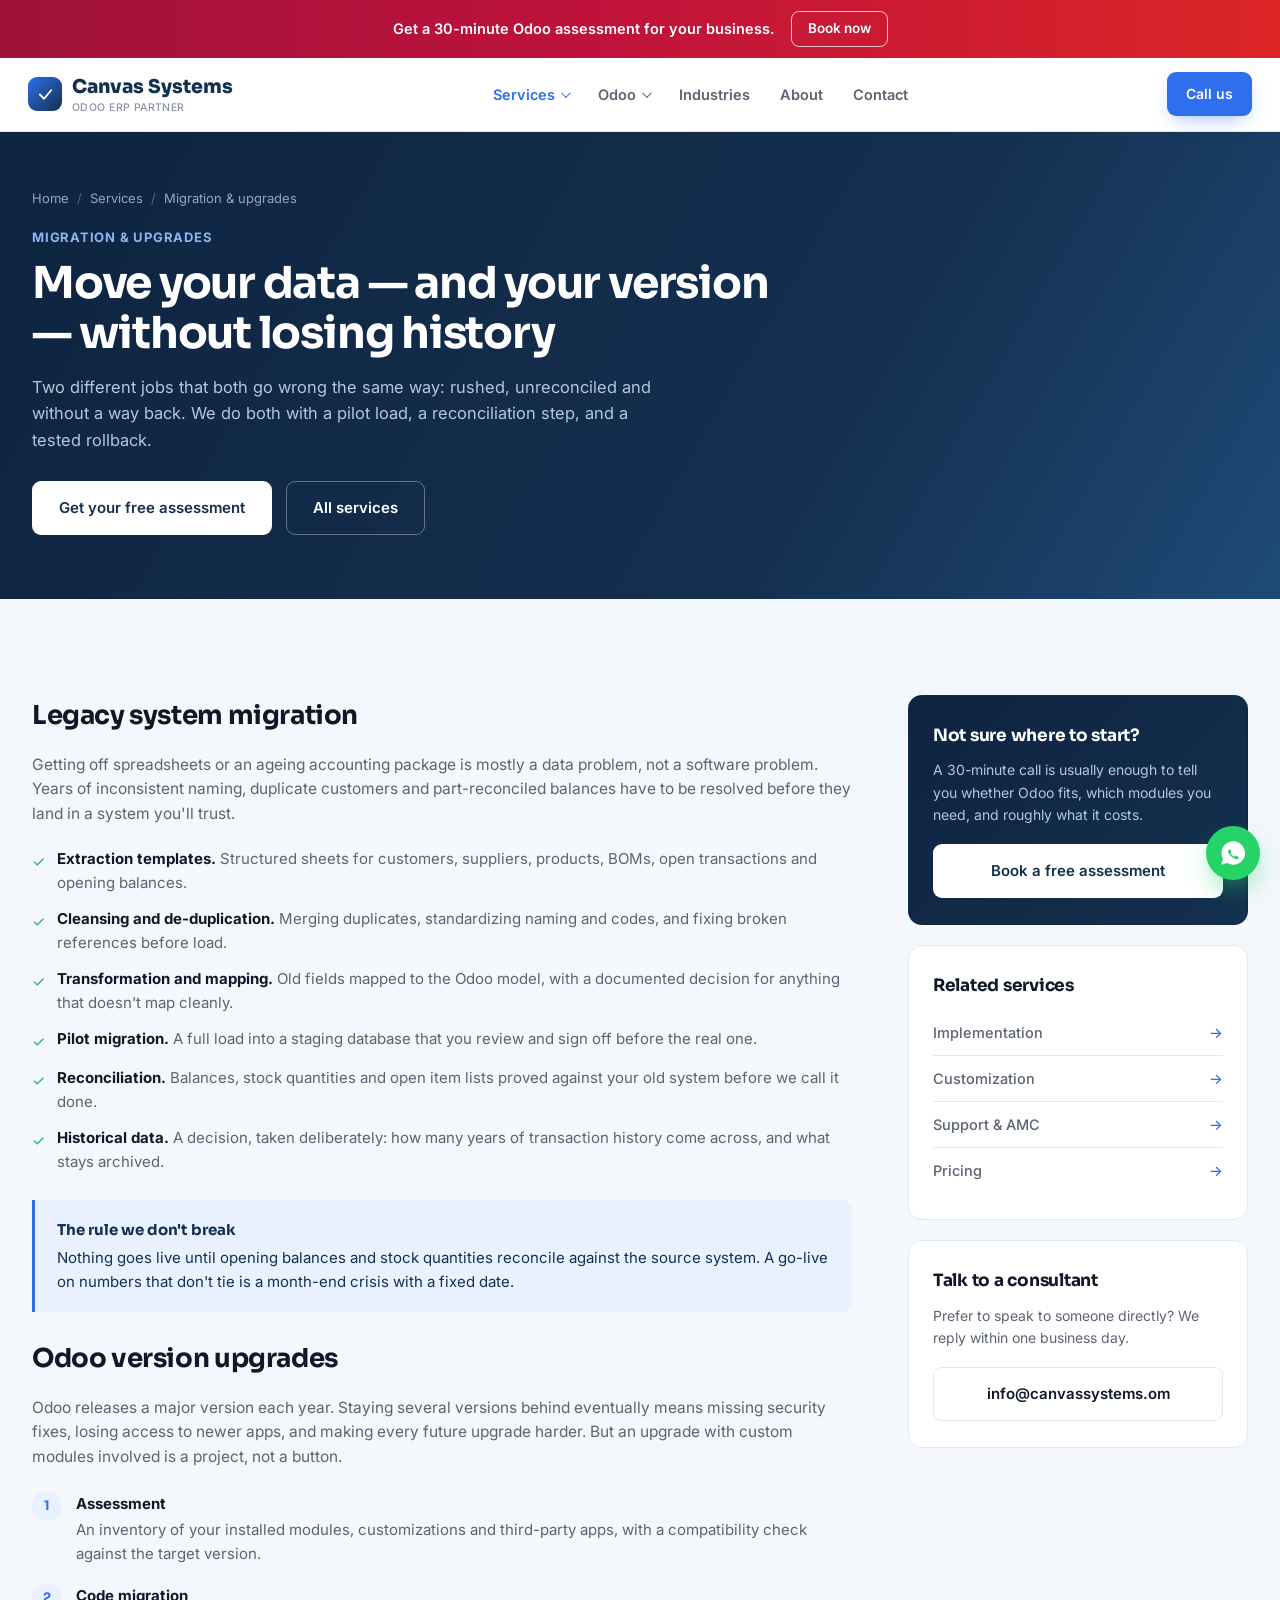
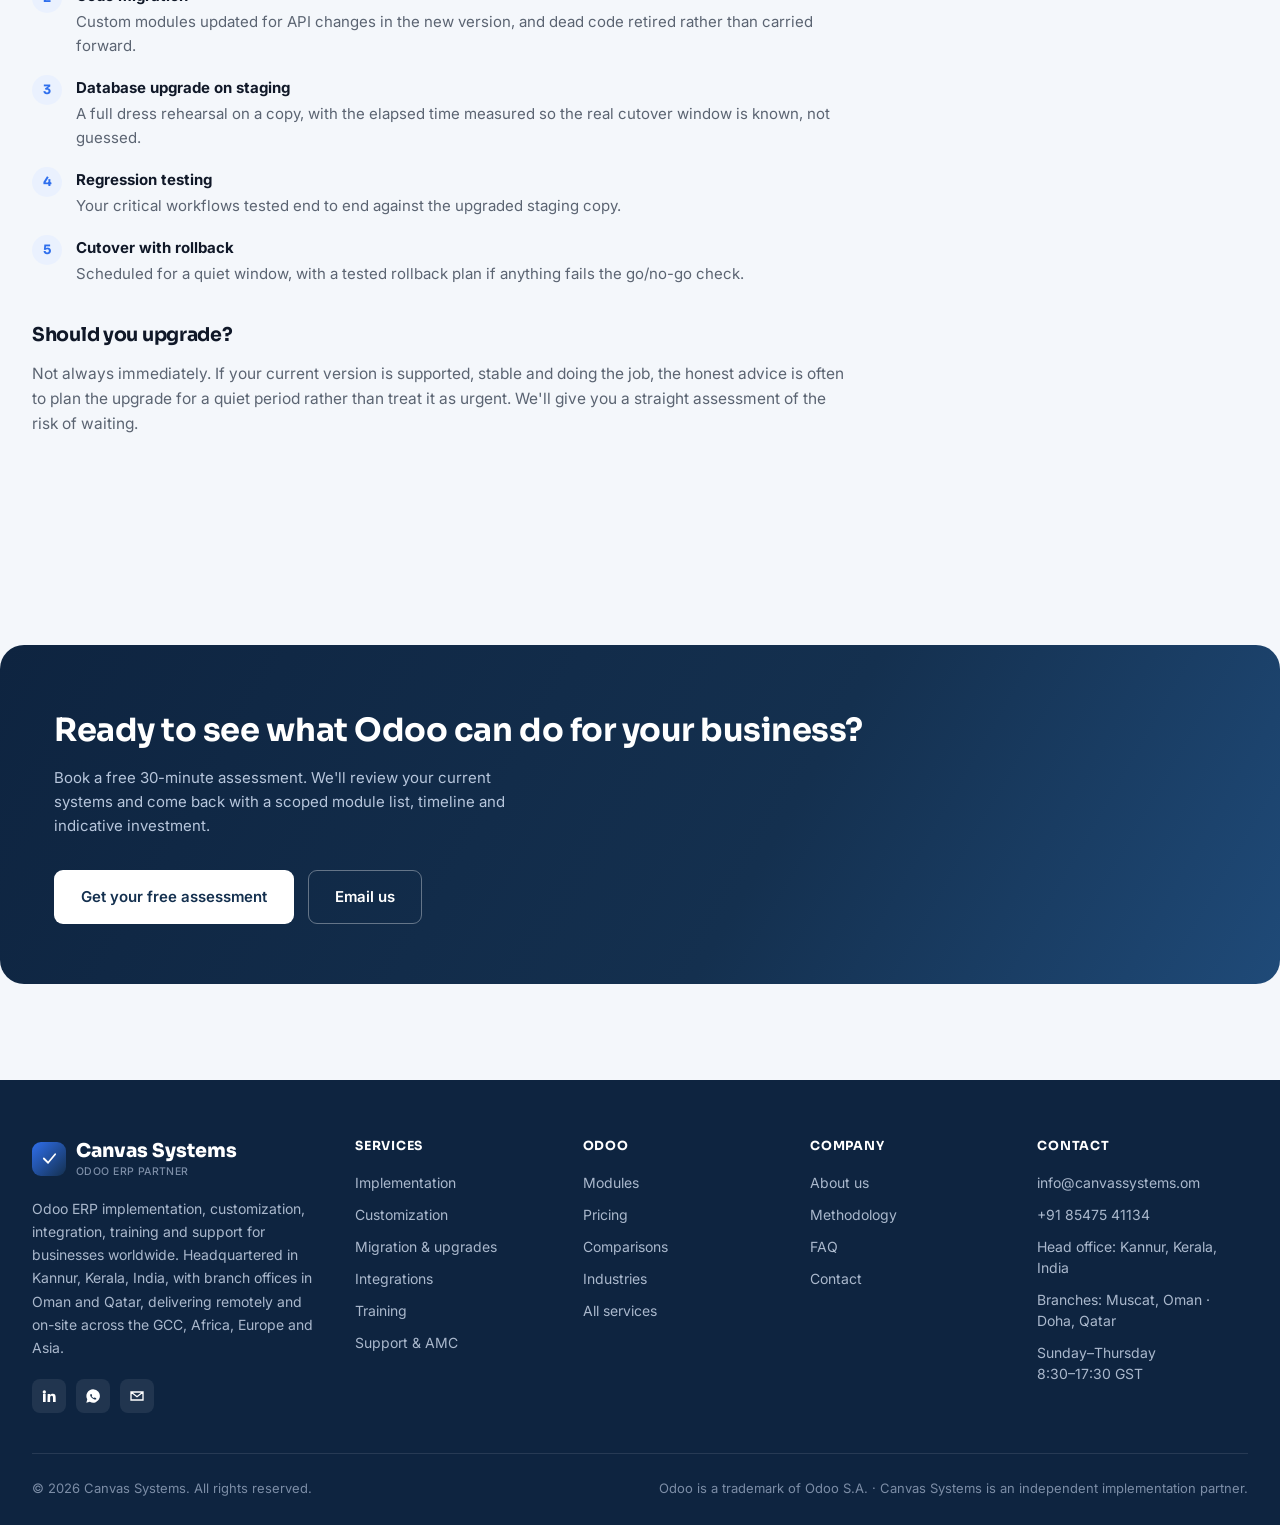
<file: migration.html>
<!DOCTYPE html>
<html lang="en">
<head>
<meta charset="UTF-8">
<meta name="viewport" content="width=device-width, initial-scale=1.0">
<title>Odoo Data Migration &amp; Version Upgrades | Canvas Systems</title>
<meta name="description" content="Migrate data from legacy systems into Odoo, or upgrade an existing Odoo to a newer version — with pilot loads, reconciliation and rollback plans.">
<meta property="og:title" content="Odoo Data Migration &amp; Version Upgrades | Canvas Systems">
<meta property="og:description" content="Migrate data from legacy systems into Odoo, or upgrade an existing Odoo to a newer version — with pilot loads, reconciliation and rollback plans.">
<meta property="og:type" content="website">
<meta name="theme-color" content="#14304F">
<link rel="preconnect" href="https://fonts.googleapis.com">
<link rel="preconnect" href="https://fonts.gstatic.com" crossorigin>
<link href="https://fonts.googleapis.com/css2?family=Sora:wght@500;600;700;800&family=Inter:wght@400;500;600;700&display=swap" rel="stylesheet">
<link rel="stylesheet" href="assets/css/style.css">
</head>
<body data-page="service">

<a href="#main" class="skip">Skip to content</a>

<div class="announce">
  <div class="wrap">
    <span class="msg">Get a 30-minute Odoo assessment for your business.</span>
    <a href="contact.html" class="try">Book now</a>
  </div>
</div>

<header>
  <nav class="nav">
    <a href="index.html" class="logo">
      <span class="logo-mark"><svg viewBox="0 0 24 24" fill="none"><path d="M4 12L10 18L20 6" stroke="#fff" stroke-width="2.5" stroke-linecap="round" stroke-linejoin="round"/></svg></span>
      <span>Canvas Systems<small>Odoo ERP Partner</small></span>
    </a>
    <div class="nav-links centered" id="navLinks">
      <div class="nav-item active">
        <button type="button" aria-expanded="false">Services</button>
        <div class="dropdown">
          <div class="dropdown-title">Odoo services</div>
          <a href="services.html"><strong>All services</strong><span>The full delivery lifecycle</span></a>
          <a href="implementation.html"><strong>Implementation</strong><span>End-to-end ERP rollout</span></a>
          <a href="customization.html"><strong>Customization</strong><span>Modules built to your process</span></a>
          <a href="migration.html"><strong>Migration &amp; upgrades</strong><span>Move your data and version</span></a>
          <a href="integration.html"><strong>Integrations</strong><span>Connect your other systems</span></a>
          <a href="training.html"><strong>Training</strong><span>Get your team using it</span></a>
          <a href="support.html"><strong>Support &amp; AMC</strong><span>SLAs after go-live</span></a>
        </div>
      </div>
      <div class="nav-item">
        <button type="button" aria-expanded="false">Odoo</button>
        <div class="dropdown">
          <div class="dropdown-title">Explore Odoo</div>
          <a href="modules.html"><strong>Modules</strong><span>Apps we implement</span></a>
          <a href="pricing.html"><strong>Pricing</strong><span>Packages and licensing</span></a>
          <a href="comparisons.html"><strong>Comparisons</strong><span>Odoo vs SAP, NetSuite, Zoho</span></a>
        </div>
      </div>
      <a href="industries.html">Industries</a>
      <a href="about.html">About</a>
      <a href="contact.html">Contact</a>
    </div>
    <div class="nav-actions">
      <a href="tel:+918547541134" class="btn btn-primary btn-sm">Call us</a>
    </div>
    <button class="nav-toggle" id="navToggle" aria-label="Toggle menu" aria-expanded="false" aria-controls="navLinks">
      <span></span><span></span><span></span>
    </button>
  </nav>
</header>

<div class="bg-anim" aria-hidden="true"><span></span><span></span><span></span><span></span></div>

<main id="main">

  <section class="page-hero">
    <div class="wrap">
      <div class="crumbs"><a href="index.html">Home</a><span>/</span><a href="services.html">Services</a><span>/</span><a href="migration.html">Migration &amp; upgrades</a></div>
      <div class="eyebrow">Migration &amp; upgrades</div>
      <h1>Move your data — and your version — without losing history</h1>
      <p>Two different jobs that both go wrong the same way: rushed, unreconciled and without a way back. We do both with a pilot load, a reconciliation step, and a tested rollback.</p>
      <div class="hero-ctas">
        <a href="contact.html" class="btn btn-white">Get your free assessment</a>
        <a href="services.html" class="btn btn-ghost">All services</a>
      </div>
    </div>
  </section>

  <section>
    <div class="wrap content-grid">
      <div class="prose reveal">
        <h2>Legacy system migration</h2>
        <p>Getting off spreadsheets or an ageing accounting package is mostly a data problem, not a software problem. Years of inconsistent naming, duplicate customers and part-reconciled balances have to be resolved before they land in a system you'll trust.</p>
        <ul class="ticks">
          <li><span class="tick">&#10003;</span><span><strong>Extraction templates.</strong> Structured sheets for customers, suppliers, products, BOMs, open transactions and opening balances.</span></li>
          <li><span class="tick">&#10003;</span><span><strong>Cleansing and de-duplication.</strong> Merging duplicates, standardizing naming and codes, and fixing broken references before load.</span></li>
          <li><span class="tick">&#10003;</span><span><strong>Transformation and mapping.</strong> Old fields mapped to the Odoo model, with a documented decision for anything that doesn't map cleanly.</span></li>
          <li><span class="tick">&#10003;</span><span><strong>Pilot migration.</strong> A full load into a staging database that you review and sign off before the real one.</span></li>
          <li><span class="tick">&#10003;</span><span><strong>Reconciliation.</strong> Balances, stock quantities and open item lists proved against your old system before we call it done.</span></li>
          <li><span class="tick">&#10003;</span><span><strong>Historical data.</strong> A decision, taken deliberately: how many years of transaction history come across, and what stays archived.</span></li>
        </ul>

        <div class="callout">
          <strong>The rule we don't break</strong>
          Nothing goes live until opening balances and stock quantities reconcile against the source system. A go-live on numbers that don't tie is a month-end crisis with a fixed date.
        </div>

        <h2>Odoo version upgrades</h2>
        <p>Odoo releases a major version each year. Staying several versions behind eventually means missing security fixes, losing access to newer apps, and making every future upgrade harder. But an upgrade with custom modules involved is a project, not a button.</p>
        <ol class="steps">
          <li><strong>Assessment</strong>An inventory of your installed modules, customizations and third-party apps, with a compatibility check against the target version.</li>
          <li><strong>Code migration</strong>Custom modules updated for API changes in the new version, and dead code retired rather than carried forward.</li>
          <li><strong>Database upgrade on staging</strong>A full dress rehearsal on a copy, with the elapsed time measured so the real cutover window is known, not guessed.</li>
          <li><strong>Regression testing</strong>Your critical workflows tested end to end against the upgraded staging copy.</li>
          <li><strong>Cutover with rollback</strong>Scheduled for a quiet window, with a tested rollback plan if anything fails the go/no-go check.</li>
        </ol>

        <h3>Should you upgrade?</h3>
        <p>Not always immediately. If your current version is supported, stable and doing the job, the honest advice is often to plan the upgrade for a quiet period rather than treat it as urgent. We'll give you a straight assessment of the risk of waiting.</p>
</div>
      <aside class="sidebar">
      <div class="side-card dark">
        <h4>Not sure where to start?</h4>
        <p>A 30-minute call is usually enough to tell you whether Odoo fits, which modules you need, and roughly what it costs.</p>
        <a href="contact.html" class="btn btn-white">Book a free assessment</a>
      </div>
      <div class="side-card">
        <h4>Related services</h4>
        <div class="side-links">
        <a href="implementation.html">Implementation</a>
        <a href="customization.html">Customization</a>
        <a href="support.html">Support &amp; AMC</a>
        <a href="pricing.html">Pricing</a>
        </div>
      </div>
      <div class="side-card">
        <h4>Talk to a consultant</h4>
        <p>Prefer to speak to someone directly? We reply within one business day.</p>
        <a href="mailto:info@canvassystems.om" class="btn btn-outline">info@canvassystems.om</a>
      </div>
    </aside>
    </div>
  </section>

  <section>
    <div class="cta-banner reveal">
      <div>
        <h2>Ready to see what Odoo can do for your business?</h2>
        <p>Book a free 30-minute assessment. We'll review your current systems and come back with a scoped module list, timeline and indicative investment.</p>
      </div>
      <div class="cta-actions">
        <a href="contact.html" class="btn btn-white">Get your free assessment</a>
        <a href="mailto:info@canvassystems.om" class="btn btn-ghost">Email us</a>
      </div>
    </div>
  </section>

</main>

<footer>
  <div class="wrap">
    <div class="footer-top">
      <div class="footer-brand">
        <a href="index.html" class="logo">
      <span class="logo-mark"><svg viewBox="0 0 24 24" fill="none"><path d="M4 12L10 18L20 6" stroke="#fff" stroke-width="2.5" stroke-linecap="round" stroke-linejoin="round"/></svg></span>
      <span>Canvas Systems<small>Odoo ERP Partner</small></span>
    </a>
        <p>Odoo ERP implementation, customization, integration, training and support for businesses worldwide. Headquartered in Kannur, Kerala, India, with branch offices in Oman and Qatar, delivering remotely and on-site across the GCC, Africa, Europe and Asia.</p>
        <div class="footer-social">
          <a href="#" aria-label="LinkedIn"><svg viewBox="0 0 24 24" fill="currentColor"><path d="M4.98 3.5a2.5 2.5 0 100 5 2.5 2.5 0 000-5zM3 9h4v12H3zM10 9h3.8v1.7h.05c.53-1 1.83-2.05 3.75-2.05C21.4 8.65 22 11 22 14.2V21h-4v-6c0-1.43-.03-3.27-2-3.27-2 0-2.3 1.56-2.3 3.17V21h-4z"/></svg></a>
          <a href="https://wa.me/918547541134" aria-label="WhatsApp" target="_blank" rel="noopener"><svg viewBox="0 0 24 24" fill="currentColor"><path d="M12 2a10 10 0 00-8.6 15L2 22l5.2-1.4A10 10 0 1012 2zm5.5 14.1c-.2.6-1.2 1.2-1.7 1.2-.5.1-1 .1-1.6-.1-.4-.1-.9-.3-1.5-.6a11 11 0 01-4.2-3.9c-.3-.5-.7-1.2-.7-2s.4-1.2.6-1.4c.2-.2.4-.3.6-.3h.4c.1 0 .3 0 .5.4l.7 1.6c.1.1.1.3 0 .4l-.2.4-.3.3c-.1.1-.2.2-.1.4a6.6 6.6 0 003 2.6c.2.1.4.1.5-.1l.6-.7c.1-.2.3-.2.5-.1l1.6.8c.2.1.4.2.4.3s0 .5-.1.8z"/></svg></a>
          <a href="mailto:info@canvassystems.om" aria-label="Email"><svg viewBox="0 0 24 24" fill="none" stroke="currentColor" stroke-width="2"><path d="M3 6l9 7 9-7M3 6v12h18V6H3z"/></svg></a>
        </div>
      </div>
      <div class="footer-col">
        <h5>Services</h5>
        <a href="implementation.html">Implementation</a>
        <a href="customization.html">Customization</a>
        <a href="migration.html">Migration &amp; upgrades</a>
        <a href="integration.html">Integrations</a>
        <a href="training.html">Training</a>
        <a href="support.html">Support &amp; AMC</a>
      </div>
      <div class="footer-col">
        <h5>Odoo</h5>
        <a href="modules.html">Modules</a>
        <a href="pricing.html">Pricing</a>
        <a href="comparisons.html">Comparisons</a>
        <a href="industries.html">Industries</a>
        <a href="services.html">All services</a>
      </div>
      <div class="footer-col">
        <h5>Company</h5>
        <a href="about.html">About us</a>
        <a href="about.html#methodology">Methodology</a>
        <a href="about.html#faq">FAQ</a>
        <a href="contact.html">Contact</a>
      </div>
      <div class="footer-col">
        <h5>Contact</h5>
        <a href="mailto:info@canvassystems.om">info@canvassystems.om</a>
        <a href="tel:+918547541134">+91 85475 41134</a>
        <p>Head office: Kannur, Kerala, India</p>
        <p>Branches: Muscat, Oman &middot; Doha, Qatar</p>
        <p>Sunday–Thursday<br>8:30–17:30 GST</p>
      </div>
    </div>
    <div class="footer-bottom">
      <span>&copy; <span id="year">2026</span> Canvas Systems. All rights reserved.</span>
      <span>Odoo is a trademark of Odoo S.A. &middot; Canvas Systems is an independent implementation partner.</span>
    </div>
  </div>
</footer>

<a class="wa" href="https://wa.me/918547541134" aria-label="Chat on WhatsApp" target="_blank" rel="noopener"><svg viewBox="0 0 24 24" fill="currentColor"><path d="M12 2a10 10 0 00-8.6 15L2 22l5.2-1.4A10 10 0 1012 2zm5.5 14.1c-.2.6-1.2 1.2-1.7 1.2-.5.1-1 .1-1.6-.1-.4-.1-.9-.3-1.5-.6a11 11 0 01-4.2-3.9c-.3-.5-.7-1.2-.7-2s.4-1.2.6-1.4c.2-.2.4-.3.6-.3h.4c.1 0 .3 0 .5.4l.7 1.6c.1.1.1.3 0 .4l-.2.4-.3.3c-.1.1-.2.2-.1.4a6.6 6.6 0 003 2.6c.2.1.4.1.5-.1l.6-.7c.1-.2.3-.2.5-.1l1.6.8c.2.1.4.2.4.3s0 .5-.1.8z"/></svg></a>

<script src="assets/js/main.js"></script>
</body>
</html>
</file>
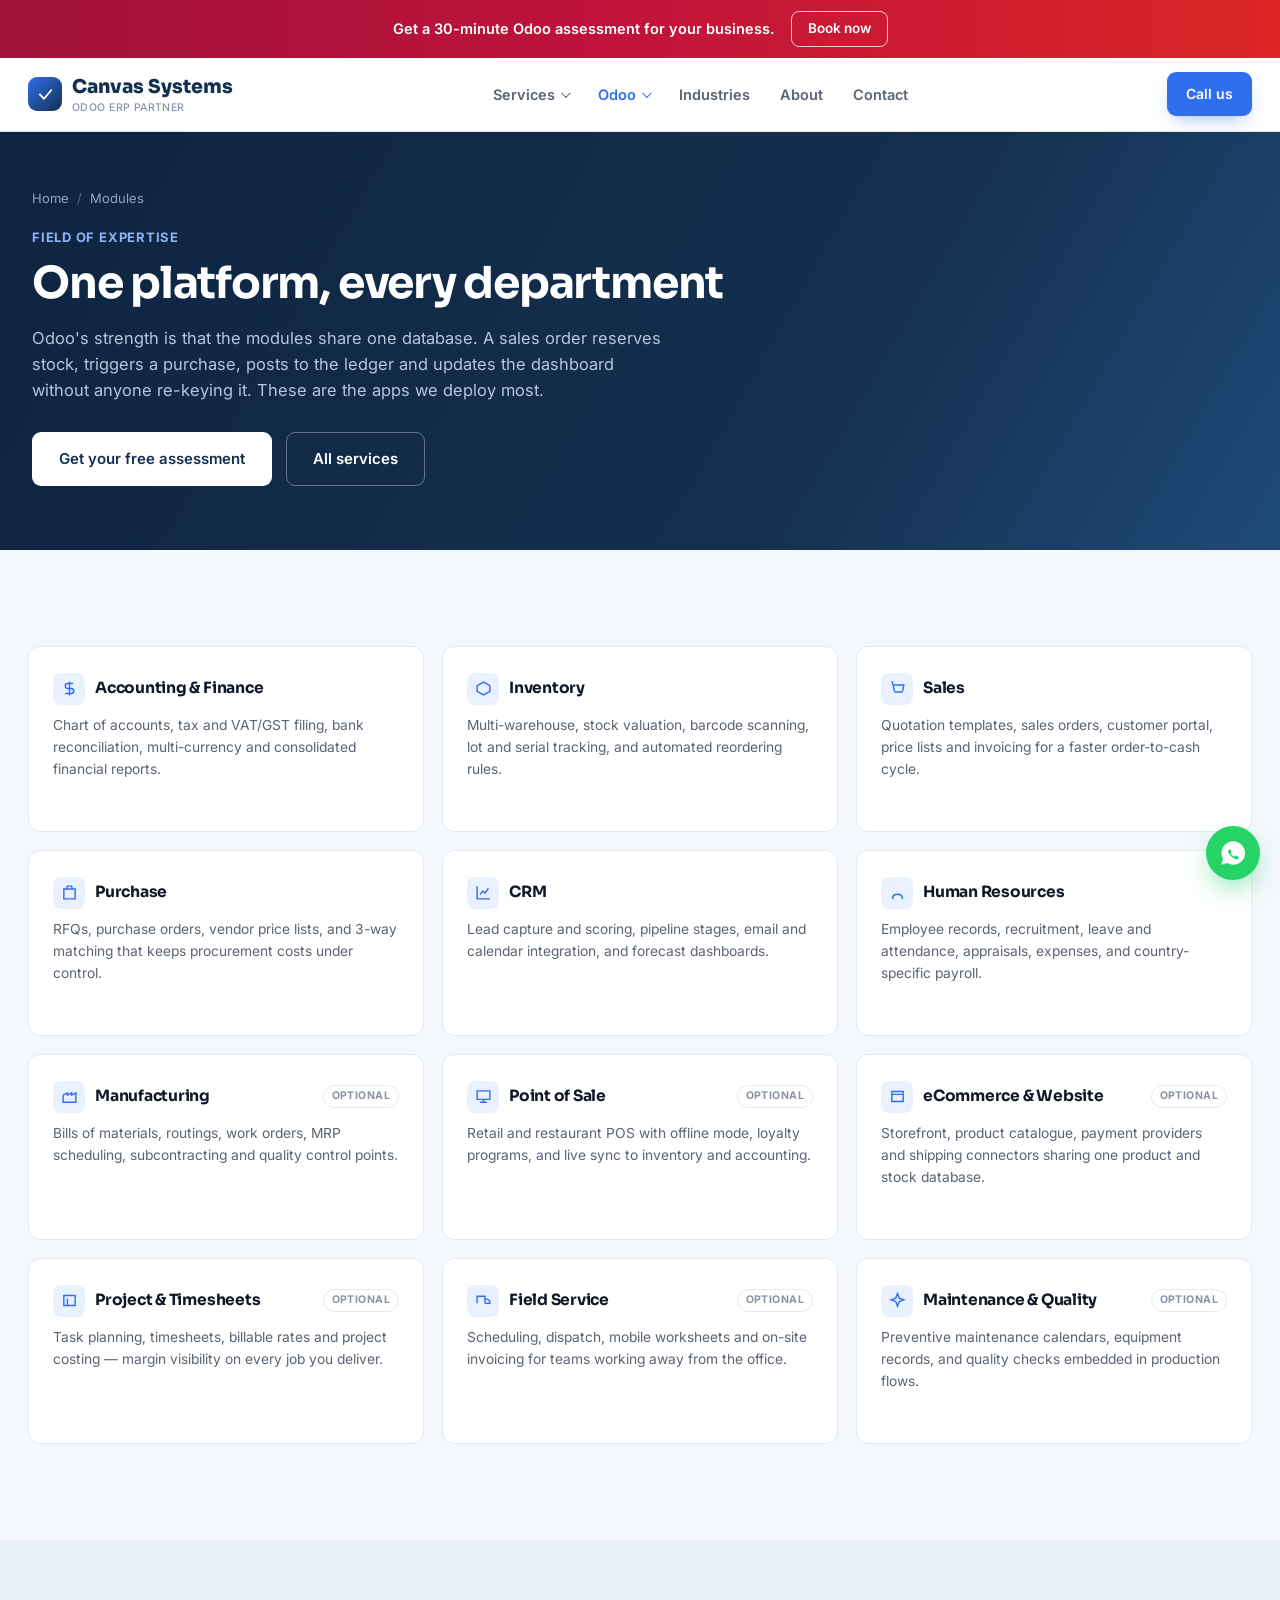
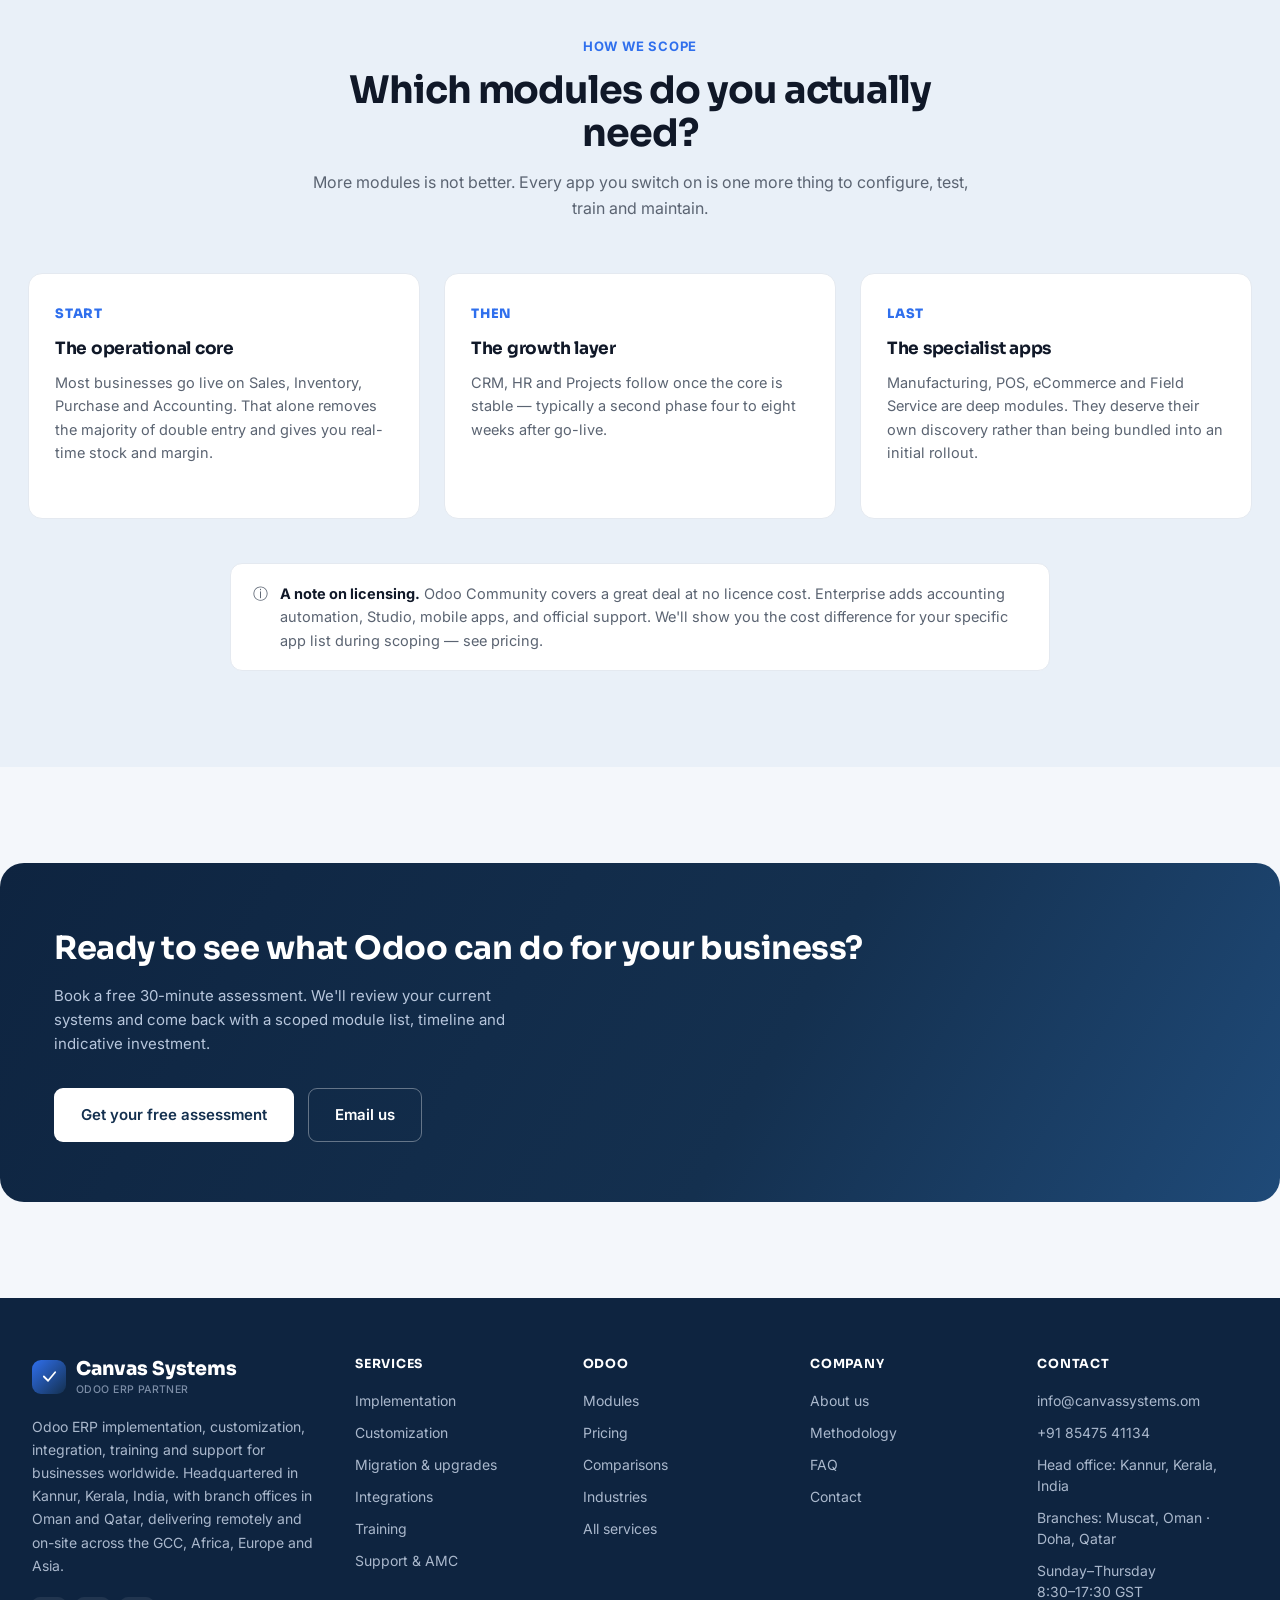
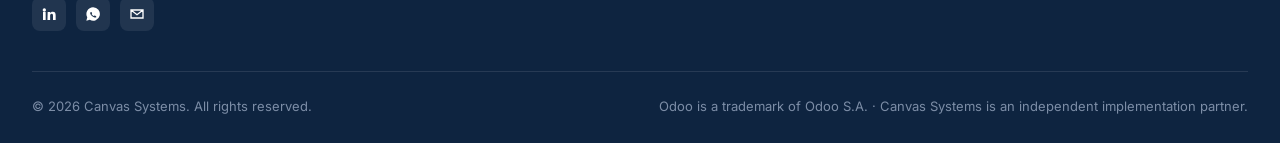
<file: modules.html>
<!DOCTYPE html>
<html lang="en">
<head>
<meta charset="UTF-8">
<meta name="viewport" content="width=device-width, initial-scale=1.0">
<title>Odoo Modules We Implement | Canvas Systems</title>
<meta name="description" content="The Odoo modules Canvas Systems implements — accounting, inventory, sales, purchase, CRM, HR, manufacturing, POS, eCommerce, projects, field service and more.">
<meta property="og:title" content="Odoo Modules We Implement | Canvas Systems">
<meta property="og:description" content="The Odoo modules Canvas Systems implements — accounting, inventory, sales, purchase, CRM, HR, manufacturing, POS, eCommerce, projects, field service and more.">
<meta property="og:type" content="website">
<meta name="theme-color" content="#14304F">
<link rel="preconnect" href="https://fonts.googleapis.com">
<link rel="preconnect" href="https://fonts.gstatic.com" crossorigin>
<link href="https://fonts.googleapis.com/css2?family=Sora:wght@500;600;700;800&family=Inter:wght@400;500;600;700&display=swap" rel="stylesheet">
<link rel="stylesheet" href="assets/css/style.css">
</head>
<body data-page="modules">

<a href="#main" class="skip">Skip to content</a>

<div class="announce">
  <div class="wrap">
    <span class="msg">Get a 30-minute Odoo assessment for your business.</span>
    <a href="contact.html" class="try">Book now</a>
  </div>
</div>

<header>
  <nav class="nav">
    <a href="index.html" class="logo">
      <span class="logo-mark"><svg viewBox="0 0 24 24" fill="none"><path d="M4 12L10 18L20 6" stroke="#fff" stroke-width="2.5" stroke-linecap="round" stroke-linejoin="round"/></svg></span>
      <span>Canvas Systems<small>Odoo ERP Partner</small></span>
    </a>
    <div class="nav-links centered" id="navLinks">
      <div class="nav-item">
        <button type="button" aria-expanded="false">Services</button>
        <div class="dropdown">
          <div class="dropdown-title">Odoo services</div>
          <a href="services.html"><strong>All services</strong><span>The full delivery lifecycle</span></a>
          <a href="implementation.html"><strong>Implementation</strong><span>End-to-end ERP rollout</span></a>
          <a href="customization.html"><strong>Customization</strong><span>Modules built to your process</span></a>
          <a href="migration.html"><strong>Migration &amp; upgrades</strong><span>Move your data and version</span></a>
          <a href="integration.html"><strong>Integrations</strong><span>Connect your other systems</span></a>
          <a href="training.html"><strong>Training</strong><span>Get your team using it</span></a>
          <a href="support.html"><strong>Support &amp; AMC</strong><span>SLAs after go-live</span></a>
        </div>
      </div>
      <div class="nav-item active">
        <button type="button" aria-expanded="false">Odoo</button>
        <div class="dropdown">
          <div class="dropdown-title">Explore Odoo</div>
          <a href="modules.html"><strong>Modules</strong><span>Apps we implement</span></a>
          <a href="pricing.html"><strong>Pricing</strong><span>Packages and licensing</span></a>
          <a href="comparisons.html"><strong>Comparisons</strong><span>Odoo vs SAP, NetSuite, Zoho</span></a>
        </div>
      </div>
      <a href="industries.html">Industries</a>
      <a href="about.html">About</a>
      <a href="contact.html">Contact</a>
    </div>
    <div class="nav-actions">
      <a href="tel:+918547541134" class="btn btn-primary btn-sm">Call us</a>
    </div>
    <button class="nav-toggle" id="navToggle" aria-label="Toggle menu" aria-expanded="false" aria-controls="navLinks">
      <span></span><span></span><span></span>
    </button>
  </nav>
</header>

<div class="bg-anim" aria-hidden="true"><span></span><span></span><span></span><span></span></div>

<main id="main">

  <section class="page-hero">
    <div class="wrap">
      <div class="crumbs"><a href="index.html">Home</a><span>/</span><a href="modules.html">Modules</a></div>
      <div class="eyebrow">Field of expertise</div>
      <h1>One platform, every department</h1>
      <p>Odoo's strength is that the modules share one database. A sales order reserves stock, triggers a purchase, posts to the ledger and updates the dashboard without anyone re-keying it. These are the apps we deploy most.</p>
      <div class="hero-ctas">
        <a href="contact.html" class="btn btn-white">Get your free assessment</a>
        <a href="services.html" class="btn btn-ghost">All services</a>
      </div>
    </div>
  </section>

  <section>
    <div class="wrap">
      <div class="mod-grid reveal">
        <div class="mod">
          <div class="mod-head"><span class="ic"><svg viewBox="0 0 24 24" fill="none" stroke="currentColor" stroke-width="2"><path d="M12 2v20M17 5H9.5a3.5 3.5 0 000 7h5a3.5 3.5 0 010 7H6"/></svg></span><h3>Accounting &amp; Finance</h3></div>
          <p>Chart of accounts, tax and VAT/GST filing, bank reconciliation, multi-currency and consolidated financial reports.</p>
        </div>
        <div class="mod">
          <div class="mod-head"><span class="ic"><svg viewBox="0 0 24 24" fill="none" stroke="currentColor" stroke-width="2"><path d="M21 16V8l-9-5-9 5v8l9 5 9-5z"/></svg></span><h3>Inventory</h3></div>
          <p>Multi-warehouse, stock valuation, barcode scanning, lot and serial tracking, and automated reordering rules.</p>
        </div>
        <div class="mod">
          <div class="mod-head"><span class="ic"><svg viewBox="0 0 24 24" fill="none" stroke="currentColor" stroke-width="2"><path d="M3 3h2l2.6 12.4a2 2 0 002 1.6h7.7a2 2 0 002-1.6L21 7H6"/></svg></span><h3>Sales</h3></div>
          <p>Quotation templates, sales orders, customer portal, price lists and invoicing for a faster order-to-cash cycle.</p>
        </div>
        <div class="mod">
          <div class="mod-head"><span class="ic"><svg viewBox="0 0 24 24" fill="none" stroke="currentColor" stroke-width="2"><path d="M4 7h16v14H4zM9 3h6l1 4H8l1-4z"/></svg></span><h3>Purchase</h3></div>
          <p>RFQs, purchase orders, vendor price lists, and 3-way matching that keeps procurement costs under control.</p>
        </div>
        <div class="mod">
          <div class="mod-head"><span class="ic"><svg viewBox="0 0 24 24" fill="none" stroke="currentColor" stroke-width="2"><path d="M3 3v18h18M7 15l4-5 3 3 5-7"/></svg></span><h3>CRM</h3></div>
          <p>Lead capture and scoring, pipeline stages, email and calendar integration, and forecast dashboards.</p>
        </div>
        <div class="mod">
          <div class="mod-head"><span class="ic"><svg viewBox="0 0 24 24" fill="none" stroke="currentColor" stroke-width="2"><path d="M5 21c0-4 3-6.5 7-6.5S19 17 19 21"/></svg></span><h3>Human Resources</h3></div>
          <p>Employee records, recruitment, leave and attendance, appraisals, expenses, and country-specific payroll.</p>
        </div>
        <div class="mod">
          <div class="mod-head"><span class="ic"><svg viewBox="0 0 24 24" fill="none" stroke="currentColor" stroke-width="2"><path d="M3 21V10l6-3v3l6-3v3l6-3v13H3z"/></svg></span><h3>Manufacturing</h3><span class="opt">Optional</span></div>
          <p>Bills of materials, routings, work orders, MRP scheduling, subcontracting and quality control points.</p>
        </div>
        <div class="mod">
          <div class="mod-head"><span class="ic"><svg viewBox="0 0 24 24" fill="none" stroke="currentColor" stroke-width="2"><path d="M3 4h18v12H3zM7 20h10M12 16v4"/></svg></span><h3>Point of Sale</h3><span class="opt">Optional</span></div>
          <p>Retail and restaurant POS with offline mode, loyalty programs, and live sync to inventory and accounting.</p>
        </div>
        <div class="mod">
          <div class="mod-head"><span class="ic"><svg viewBox="0 0 24 24" fill="none" stroke="currentColor" stroke-width="2"><path d="M4 5h16v14H4zM4 9h16"/></svg></span><h3>eCommerce &amp; Website</h3><span class="opt">Optional</span></div>
          <p>Storefront, product catalogue, payment providers and shipping connectors sharing one product and stock database.</p>
        </div>
        <div class="mod">
          <div class="mod-head"><span class="ic"><svg viewBox="0 0 24 24" fill="none" stroke="currentColor" stroke-width="2"><path d="M4 5h16v14H4zM9 19V9"/></svg></span><h3>Project &amp; Timesheets</h3><span class="opt">Optional</span></div>
          <p>Task planning, timesheets, billable rates and project costing — margin visibility on every job you deliver.</p>
        </div>
        <div class="mod">
          <div class="mod-head"><span class="ic"><svg viewBox="0 0 24 24" fill="none" stroke="currentColor" stroke-width="2"><path d="M3 16V6h11v10M14 10h4l3 3v3h-7"/></svg></span><h3>Field Service</h3><span class="opt">Optional</span></div>
          <p>Scheduling, dispatch, mobile worksheets and on-site invoicing for teams working away from the office.</p>
        </div>
        <div class="mod">
          <div class="mod-head"><span class="ic"><svg viewBox="0 0 24 24" fill="none" stroke="currentColor" stroke-width="2"><path d="M12 2l2.4 6.6L21 11l-6.6 2.4L12 20l-2.4-6.6L3 11l6.6-2.4L12 2z"/></svg></span><h3>Maintenance &amp; Quality</h3><span class="opt">Optional</span></div>
          <p>Preventive maintenance calendars, equipment records, and quality checks embedded in production flows.</p>
        </div>
      </div>
    </div>
  </section>

  <section class="soft">
    <div class="wrap">
      <div class="section-head reveal">
        <div class="eyebrow">How we scope</div>
        <h2>Which modules do you actually need?</h2>
        <p>More modules is not better. Every app you switch on is one more thing to configure, test, train and maintain.</p>
      </div>
      <div class="grid-3 reveal">
        <div class="card"><div class="step-n">START</div><h3>The operational core</h3><p>Most businesses go live on Sales, Inventory, Purchase and Accounting. That alone removes the majority of double entry and gives you real-time stock and margin.</p></div>
        <div class="card"><div class="step-n">THEN</div><h3>The growth layer</h3><p>CRM, HR and Projects follow once the core is stable — typically a second phase four to eight weeks after go-live.</p></div>
        <div class="card"><div class="step-n">LAST</div><h3>The specialist apps</h3><p>Manufacturing, POS, eCommerce and Field Service are deep modules. They deserve their own discovery rather than being bundled into an initial rollout.</p></div>
      </div>
      <div class="process-note reveal" style="max-width:820px; margin-left:auto; margin-right:auto;">
        <span aria-hidden="true">&#9432;</span>
        <div><strong>A note on licensing.</strong> Odoo Community covers a great deal at no licence cost. Enterprise adds accounting automation, Studio, mobile apps, and official support. We'll show you the cost difference for your specific app list during scoping — see <a href="pricing.html">pricing</a>.</div>
      </div>
    </div>
  </section>

  <section>
    <div class="cta-banner reveal">
      <div>
        <h2>Ready to see what Odoo can do for your business?</h2>
        <p>Book a free 30-minute assessment. We'll review your current systems and come back with a scoped module list, timeline and indicative investment.</p>
      </div>
      <div class="cta-actions">
        <a href="contact.html" class="btn btn-white">Get your free assessment</a>
        <a href="mailto:info@canvassystems.om" class="btn btn-ghost">Email us</a>
      </div>
    </div>
  </section>

</main>

<footer>
  <div class="wrap">
    <div class="footer-top">
      <div class="footer-brand">
        <a href="index.html" class="logo">
      <span class="logo-mark"><svg viewBox="0 0 24 24" fill="none"><path d="M4 12L10 18L20 6" stroke="#fff" stroke-width="2.5" stroke-linecap="round" stroke-linejoin="round"/></svg></span>
      <span>Canvas Systems<small>Odoo ERP Partner</small></span>
    </a>
        <p>Odoo ERP implementation, customization, integration, training and support for businesses worldwide. Headquartered in Kannur, Kerala, India, with branch offices in Oman and Qatar, delivering remotely and on-site across the GCC, Africa, Europe and Asia.</p>
        <div class="footer-social">
          <a href="#" aria-label="LinkedIn"><svg viewBox="0 0 24 24" fill="currentColor"><path d="M4.98 3.5a2.5 2.5 0 100 5 2.5 2.5 0 000-5zM3 9h4v12H3zM10 9h3.8v1.7h.05c.53-1 1.83-2.05 3.75-2.05C21.4 8.65 22 11 22 14.2V21h-4v-6c0-1.43-.03-3.27-2-3.27-2 0-2.3 1.56-2.3 3.17V21h-4z"/></svg></a>
          <a href="https://wa.me/918547541134" aria-label="WhatsApp" target="_blank" rel="noopener"><svg viewBox="0 0 24 24" fill="currentColor"><path d="M12 2a10 10 0 00-8.6 15L2 22l5.2-1.4A10 10 0 1012 2zm5.5 14.1c-.2.6-1.2 1.2-1.7 1.2-.5.1-1 .1-1.6-.1-.4-.1-.9-.3-1.5-.6a11 11 0 01-4.2-3.9c-.3-.5-.7-1.2-.7-2s.4-1.2.6-1.4c.2-.2.4-.3.6-.3h.4c.1 0 .3 0 .5.4l.7 1.6c.1.1.1.3 0 .4l-.2.4-.3.3c-.1.1-.2.2-.1.4a6.6 6.6 0 003 2.6c.2.1.4.1.5-.1l.6-.7c.1-.2.3-.2.5-.1l1.6.8c.2.1.4.2.4.3s0 .5-.1.8z"/></svg></a>
          <a href="mailto:info@canvassystems.om" aria-label="Email"><svg viewBox="0 0 24 24" fill="none" stroke="currentColor" stroke-width="2"><path d="M3 6l9 7 9-7M3 6v12h18V6H3z"/></svg></a>
        </div>
      </div>
      <div class="footer-col">
        <h5>Services</h5>
        <a href="implementation.html">Implementation</a>
        <a href="customization.html">Customization</a>
        <a href="migration.html">Migration &amp; upgrades</a>
        <a href="integration.html">Integrations</a>
        <a href="training.html">Training</a>
        <a href="support.html">Support &amp; AMC</a>
      </div>
      <div class="footer-col">
        <h5>Odoo</h5>
        <a href="modules.html">Modules</a>
        <a href="pricing.html">Pricing</a>
        <a href="comparisons.html">Comparisons</a>
        <a href="industries.html">Industries</a>
        <a href="services.html">All services</a>
      </div>
      <div class="footer-col">
        <h5>Company</h5>
        <a href="about.html">About us</a>
        <a href="about.html#methodology">Methodology</a>
        <a href="about.html#faq">FAQ</a>
        <a href="contact.html">Contact</a>
      </div>
      <div class="footer-col">
        <h5>Contact</h5>
        <a href="mailto:info@canvassystems.om">info@canvassystems.om</a>
        <a href="tel:+918547541134">+91 85475 41134</a>
        <p>Head office: Kannur, Kerala, India</p>
        <p>Branches: Muscat, Oman &middot; Doha, Qatar</p>
        <p>Sunday–Thursday<br>8:30–17:30 GST</p>
      </div>
    </div>
    <div class="footer-bottom">
      <span>&copy; <span id="year">2026</span> Canvas Systems. All rights reserved.</span>
      <span>Odoo is a trademark of Odoo S.A. &middot; Canvas Systems is an independent implementation partner.</span>
    </div>
  </div>
</footer>

<a class="wa" href="https://wa.me/918547541134" aria-label="Chat on WhatsApp" target="_blank" rel="noopener"><svg viewBox="0 0 24 24" fill="currentColor"><path d="M12 2a10 10 0 00-8.6 15L2 22l5.2-1.4A10 10 0 1012 2zm5.5 14.1c-.2.6-1.2 1.2-1.7 1.2-.5.1-1 .1-1.6-.1-.4-.1-.9-.3-1.5-.6a11 11 0 01-4.2-3.9c-.3-.5-.7-1.2-.7-2s.4-1.2.6-1.4c.2-.2.4-.3.6-.3h.4c.1 0 .3 0 .5.4l.7 1.6c.1.1.1.3 0 .4l-.2.4-.3.3c-.1.1-.2.2-.1.4a6.6 6.6 0 003 2.6c.2.1.4.1.5-.1l.6-.7c.1-.2.3-.2.5-.1l1.6.8c.2.1.4.2.4.3s0 .5-.1.8z"/></svg></a>

<script src="assets/js/main.js"></script>
</body>
</html>
</file>
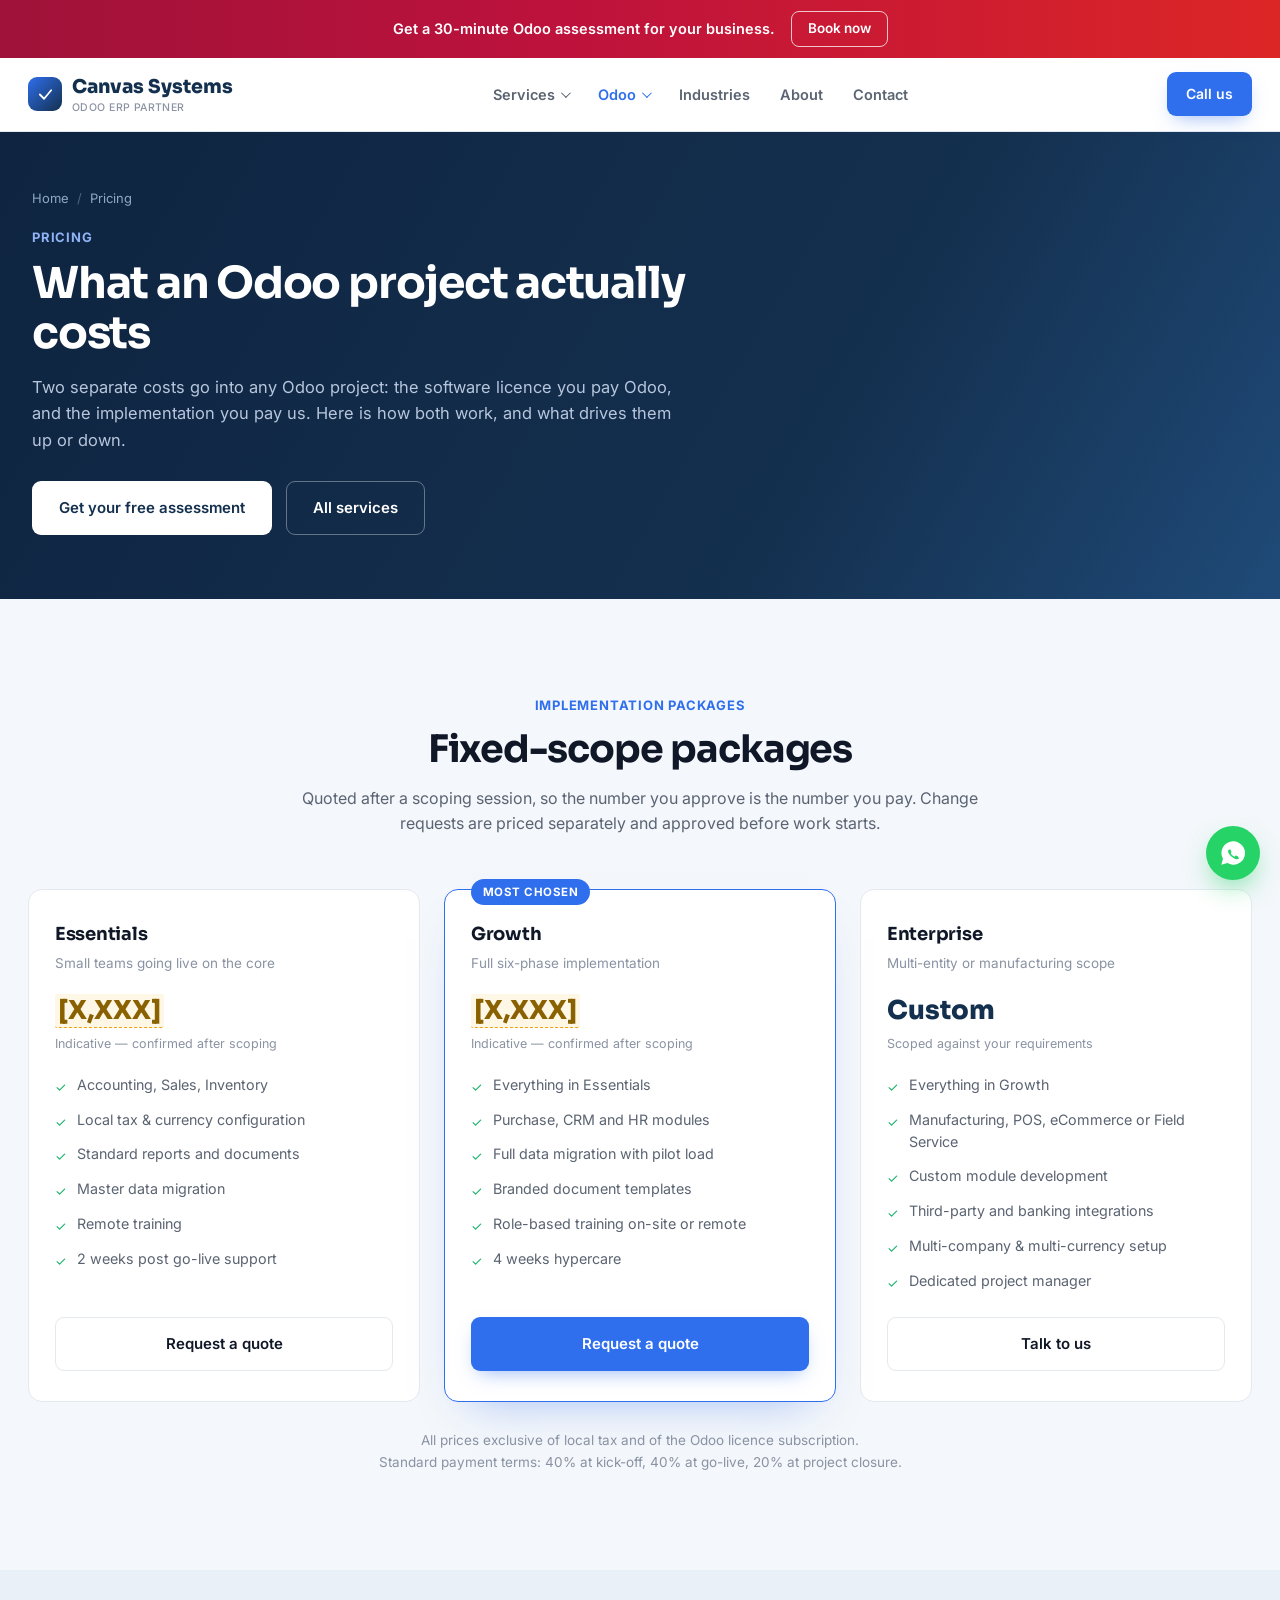
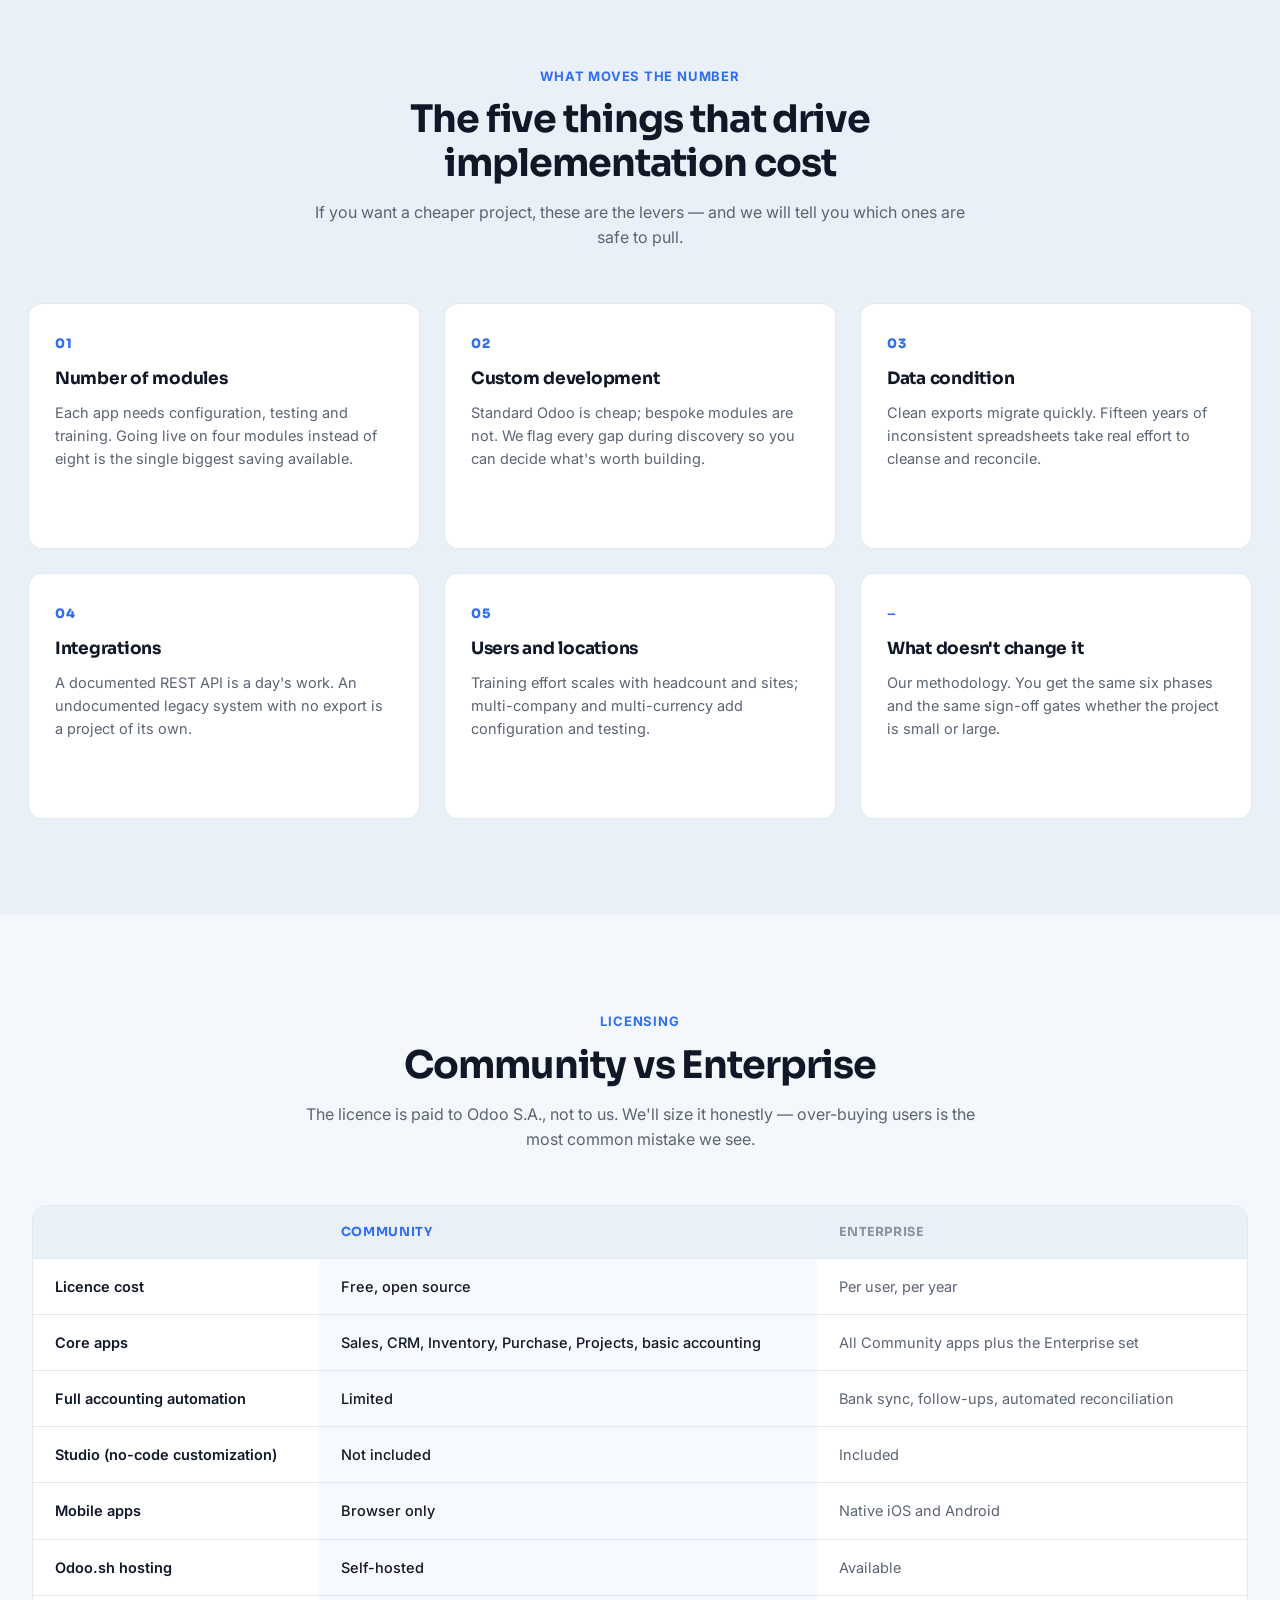
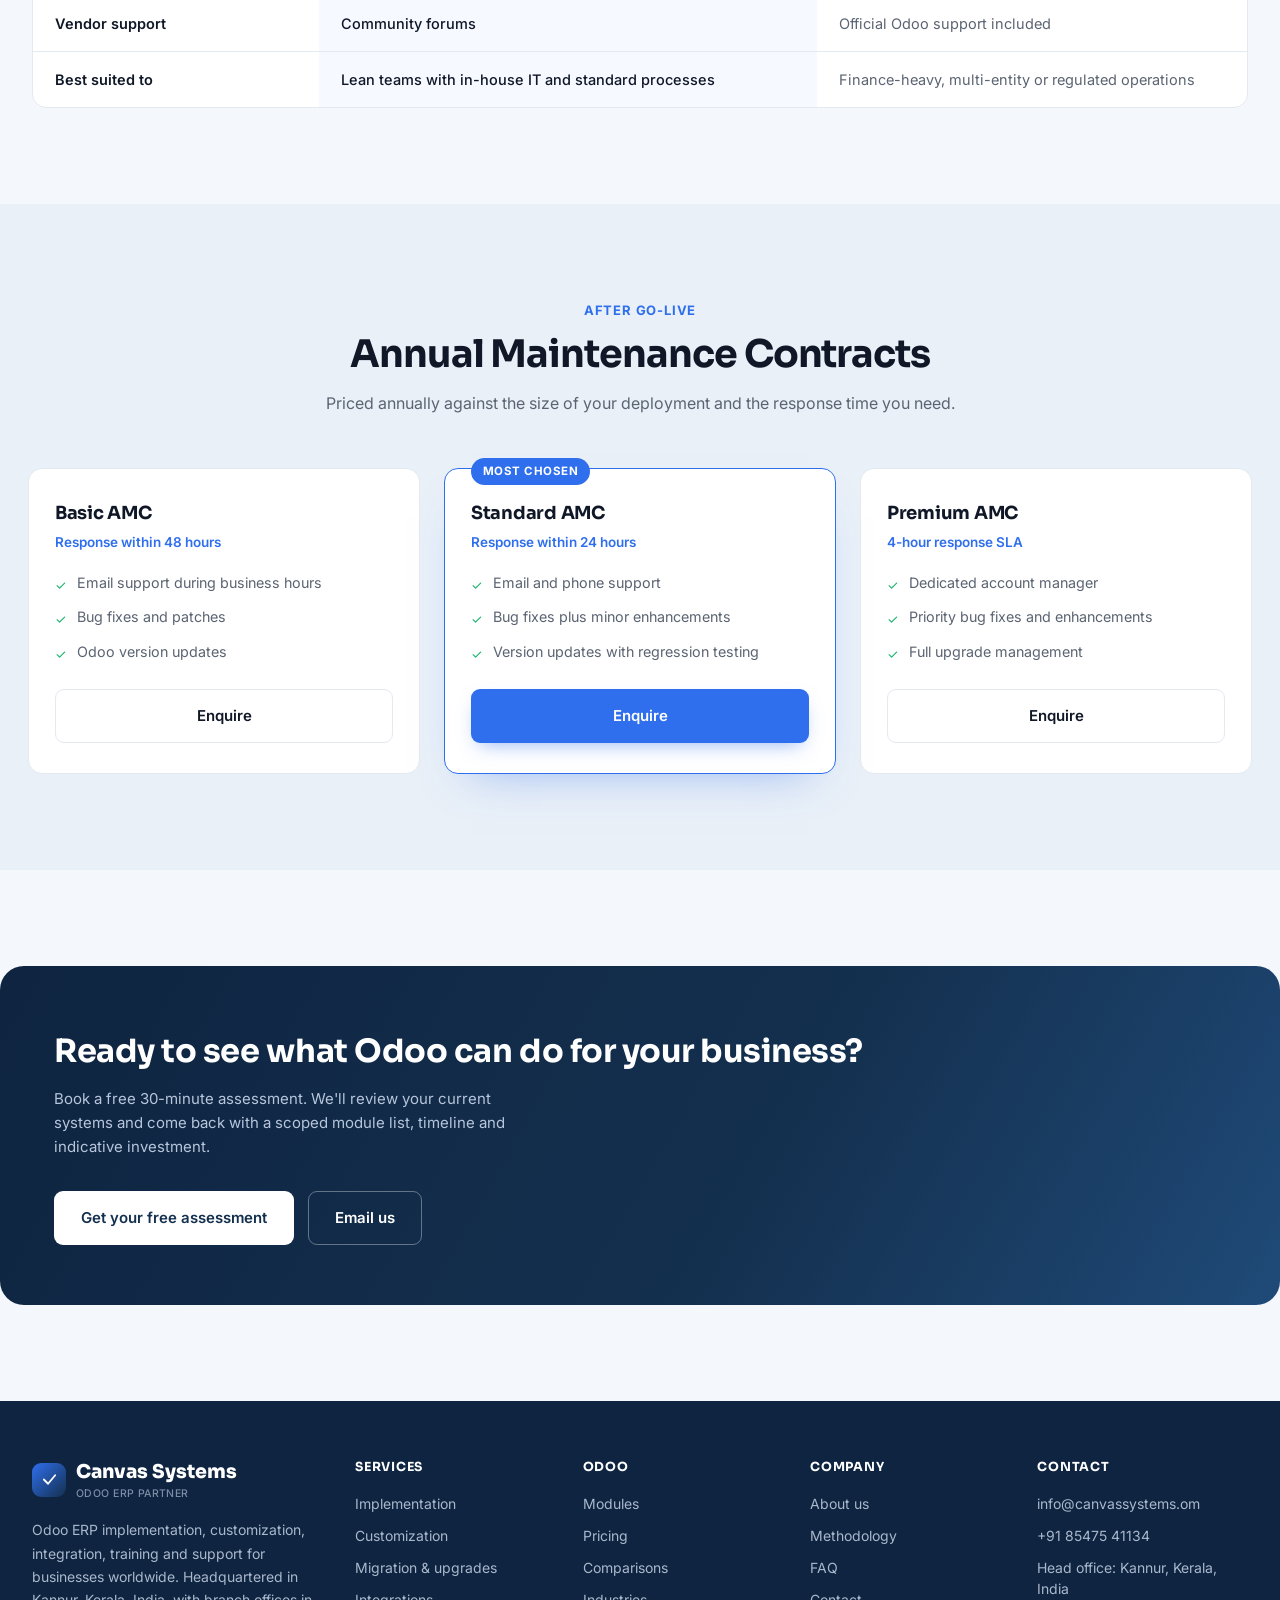
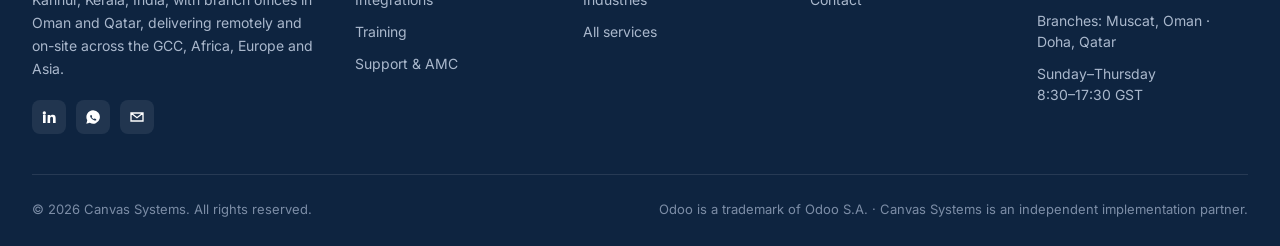
<file: pricing.html>
<!DOCTYPE html>
<html lang="en">
<head>
<meta charset="UTF-8">
<meta name="viewport" content="width=device-width, initial-scale=1.0">
<title>Odoo Implementation Pricing | Canvas Systems</title>
<meta name="description" content="How Odoo implementation is priced: fixed-scope packages, licensing, AMC support tiers and payment terms.">
<meta property="og:title" content="Odoo Implementation Pricing | Canvas Systems">
<meta property="og:description" content="How Odoo implementation is priced: fixed-scope packages, licensing, AMC support tiers and payment terms.">
<meta property="og:type" content="website">
<meta name="theme-color" content="#14304F">
<link rel="preconnect" href="https://fonts.googleapis.com">
<link rel="preconnect" href="https://fonts.gstatic.com" crossorigin>
<link href="https://fonts.googleapis.com/css2?family=Sora:wght@500;600;700;800&family=Inter:wght@400;500;600;700&display=swap" rel="stylesheet">
<link rel="stylesheet" href="assets/css/style.css">
</head>
<body data-page="pricing">

<a href="#main" class="skip">Skip to content</a>

<div class="announce">
  <div class="wrap">
    <span class="msg">Get a 30-minute Odoo assessment for your business.</span>
    <a href="contact.html" class="try">Book now</a>
  </div>
</div>

<header>
  <nav class="nav">
    <a href="index.html" class="logo">
      <span class="logo-mark"><svg viewBox="0 0 24 24" fill="none"><path d="M4 12L10 18L20 6" stroke="#fff" stroke-width="2.5" stroke-linecap="round" stroke-linejoin="round"/></svg></span>
      <span>Canvas Systems<small>Odoo ERP Partner</small></span>
    </a>
    <div class="nav-links centered" id="navLinks">
      <div class="nav-item">
        <button type="button" aria-expanded="false">Services</button>
        <div class="dropdown">
          <div class="dropdown-title">Odoo services</div>
          <a href="services.html"><strong>All services</strong><span>The full delivery lifecycle</span></a>
          <a href="implementation.html"><strong>Implementation</strong><span>End-to-end ERP rollout</span></a>
          <a href="customization.html"><strong>Customization</strong><span>Modules built to your process</span></a>
          <a href="migration.html"><strong>Migration &amp; upgrades</strong><span>Move your data and version</span></a>
          <a href="integration.html"><strong>Integrations</strong><span>Connect your other systems</span></a>
          <a href="training.html"><strong>Training</strong><span>Get your team using it</span></a>
          <a href="support.html"><strong>Support &amp; AMC</strong><span>SLAs after go-live</span></a>
        </div>
      </div>
      <div class="nav-item active">
        <button type="button" aria-expanded="false">Odoo</button>
        <div class="dropdown">
          <div class="dropdown-title">Explore Odoo</div>
          <a href="modules.html"><strong>Modules</strong><span>Apps we implement</span></a>
          <a href="pricing.html"><strong>Pricing</strong><span>Packages and licensing</span></a>
          <a href="comparisons.html"><strong>Comparisons</strong><span>Odoo vs SAP, NetSuite, Zoho</span></a>
        </div>
      </div>
      <a href="industries.html">Industries</a>
      <a href="about.html">About</a>
      <a href="contact.html">Contact</a>
    </div>
    <div class="nav-actions">
      <a href="tel:+918547541134" class="btn btn-primary btn-sm">Call us</a>
    </div>
    <button class="nav-toggle" id="navToggle" aria-label="Toggle menu" aria-expanded="false" aria-controls="navLinks">
      <span></span><span></span><span></span>
    </button>
  </nav>
</header>

<div class="bg-anim" aria-hidden="true"><span></span><span></span><span></span><span></span></div>

<main id="main">

  <section class="page-hero">
    <div class="wrap">
      <div class="crumbs"><a href="index.html">Home</a><span>/</span><a href="pricing.html">Pricing</a></div>
      <div class="eyebrow">Pricing</div>
      <h1>What an Odoo project actually costs</h1>
      <p>Two separate costs go into any Odoo project: the software licence you pay Odoo, and the implementation you pay us. Here is how both work, and what drives them up or down.</p>
      <div class="hero-ctas">
        <a href="contact.html" class="btn btn-white">Get your free assessment</a>
        <a href="services.html" class="btn btn-ghost">All services</a>
      </div>
    </div>
  </section>

  <section>
    <div class="wrap">
      <div class="section-head reveal">
        <div class="eyebrow">Implementation packages</div>
        <h2>Fixed-scope packages</h2>
        <p>Quoted after a scoping session, so the number you approve is the number you pay. Change requests are priced separately and approved before work starts.</p>
      </div>
      <div class="plan-grid reveal">
        <div class="plan">
          <h3>Essentials</h3>
          <div class="who">Small teams going live on the core</div>
          <div class="price"><span class="ph">[X,XXX]</span></div>
          <div class="price-note">Indicative — confirmed after scoping</div>
          <ul>
            <li><span class="tick">&#10003;</span> Accounting, Sales, Inventory</li>
            <li><span class="tick">&#10003;</span> Local tax &amp; currency configuration</li>
            <li><span class="tick">&#10003;</span> Standard reports and documents</li>
            <li><span class="tick">&#10003;</span> Master data migration</li>
            <li><span class="tick">&#10003;</span> Remote training</li>
            <li><span class="tick">&#10003;</span> 2 weeks post go-live support</li>
          </ul>
          <a href="contact.html" class="btn btn-outline">Request a quote</a>
        </div>
        <div class="plan featured">
          <h3>Growth</h3>
          <div class="who">Full six-phase implementation</div>
          <div class="price"><span class="ph">[X,XXX]</span></div>
          <div class="price-note">Indicative — confirmed after scoping</div>
          <ul>
            <li><span class="tick">&#10003;</span> Everything in Essentials</li>
            <li><span class="tick">&#10003;</span> Purchase, CRM and HR modules</li>
            <li><span class="tick">&#10003;</span> Full data migration with pilot load</li>
            <li><span class="tick">&#10003;</span> Branded document templates</li>
            <li><span class="tick">&#10003;</span> Role-based training on-site or remote</li>
            <li><span class="tick">&#10003;</span> 4 weeks hypercare</li>
          </ul>
          <a href="contact.html" class="btn btn-primary">Request a quote</a>
        </div>
        <div class="plan">
          <h3>Enterprise</h3>
          <div class="who">Multi-entity or manufacturing scope</div>
          <div class="price">Custom</div>
          <div class="price-note">Scoped against your requirements</div>
          <ul>
            <li><span class="tick">&#10003;</span> Everything in Growth</li>
            <li><span class="tick">&#10003;</span> Manufacturing, POS, eCommerce or Field Service</li>
            <li><span class="tick">&#10003;</span> Custom module development</li>
            <li><span class="tick">&#10003;</span> Third-party and banking integrations</li>
            <li><span class="tick">&#10003;</span> Multi-company &amp; multi-currency setup</li>
            <li><span class="tick">&#10003;</span> Dedicated project manager</li>
          </ul>
          <a href="contact.html" class="btn btn-outline">Talk to us</a>
        </div>
      </div>
      <p class="terms-note">All prices exclusive of local tax and of the Odoo licence subscription.<br>Standard payment terms: 40% at kick-off, 40% at go-live, 20% at project closure.</p>
    </div>
  </section>

  <section class="soft">
    <div class="wrap">
      <div class="section-head reveal">
        <div class="eyebrow">What moves the number</div>
        <h2>The five things that drive implementation cost</h2>
        <p>If you want a cheaper project, these are the levers — and we will tell you which ones are safe to pull.</p>
      </div>
      <div class="grid-3 reveal">
        <div class="card"><div class="step-n">01</div><h3>Number of modules</h3><p>Each app needs configuration, testing and training. Going live on four modules instead of eight is the single biggest saving available.</p></div>
        <div class="card"><div class="step-n">02</div><h3>Custom development</h3><p>Standard Odoo is cheap; bespoke modules are not. We flag every gap during discovery so you can decide what's worth building.</p></div>
        <div class="card"><div class="step-n">03</div><h3>Data condition</h3><p>Clean exports migrate quickly. Fifteen years of inconsistent spreadsheets take real effort to cleanse and reconcile.</p></div>
        <div class="card"><div class="step-n">04</div><h3>Integrations</h3><p>A documented REST API is a day's work. An undocumented legacy system with no export is a project of its own.</p></div>
        <div class="card"><div class="step-n">05</div><h3>Users and locations</h3><p>Training effort scales with headcount and sites; multi-company and multi-currency add configuration and testing.</p></div>
        <div class="card"><div class="step-n">&#8210;</div><h3>What doesn't change it</h3><p>Our methodology. You get the same six phases and the same sign-off gates whether the project is small or large.</p></div>
      </div>
    </div>
  </section>

  <section>
    <div class="wrap">
      <div class="section-head reveal">
        <div class="eyebrow">Licensing</div>
        <h2>Community vs Enterprise</h2>
        <p>The licence is paid to Odoo S.A., not to us. We'll size it honestly — over-buying users is the most common mistake we see.</p>
      </div>
      <div class="table-scroll reveal">
        <table>
          <thead><tr><th scope="col">&nbsp;</th><th scope="col" class="hl">Community</th><th scope="col">Enterprise</th></tr></thead>
          <tbody>
            <tr><td class="rowlabel">Licence cost</td><td class="hl">Free, open source</td><td>Per user, per year</td></tr>
            <tr><td class="rowlabel">Core apps</td><td class="hl">Sales, CRM, Inventory, Purchase, Projects, basic accounting</td><td>All Community apps plus the Enterprise set</td></tr>
            <tr><td class="rowlabel">Full accounting automation</td><td class="hl">Limited</td><td>Bank sync, follow-ups, automated reconciliation</td></tr>
            <tr><td class="rowlabel">Studio (no-code customization)</td><td class="hl">Not included</td><td>Included</td></tr>
            <tr><td class="rowlabel">Mobile apps</td><td class="hl">Browser only</td><td>Native iOS and Android</td></tr>
            <tr><td class="rowlabel">Odoo.sh hosting</td><td class="hl">Self-hosted</td><td>Available</td></tr>
            <tr><td class="rowlabel">Vendor support</td><td class="hl">Community forums</td><td>Official Odoo support included</td></tr>
            <tr><td class="rowlabel">Best suited to</td><td class="hl">Lean teams with in-house IT and standard processes</td><td>Finance-heavy, multi-entity or regulated operations</td></tr>
          </tbody>
        </table>
      </div>
    </div>
  </section>

  <section class="soft">
    <div class="wrap">
      <div class="section-head reveal">
        <div class="eyebrow">After go-live</div>
        <h2>Annual Maintenance Contracts</h2>
        <p>Priced annually against the size of your deployment and the response time you need.</p>
      </div>

      <div class="plan-grid reveal">
        <div class="plan">
          <h3>Basic AMC</h3>
          <div class="sla">Response within 48 hours</div>
          <ul>
            <li><span class="tick">&#10003;</span> Email support during business hours</li>
            <li><span class="tick">&#10003;</span> Bug fixes and patches</li>
            <li><span class="tick">&#10003;</span> Odoo version updates</li>
          </ul>
          <a href="contact.html" class="btn btn-outline">Enquire</a>
        </div>
        <div class="plan featured">
          <h3>Standard AMC</h3>
          <div class="sla">Response within 24 hours</div>
          <ul>
            <li><span class="tick">&#10003;</span> Email and phone support</li>
            <li><span class="tick">&#10003;</span> Bug fixes plus minor enhancements</li>
            <li><span class="tick">&#10003;</span> Version updates with regression testing</li>
          </ul>
          <a href="contact.html" class="btn btn-primary">Enquire</a>
        </div>
        <div class="plan">
          <h3>Premium AMC</h3>
          <div class="sla">4-hour response SLA</div>
          <ul>
            <li><span class="tick">&#10003;</span> Dedicated account manager</li>
            <li><span class="tick">&#10003;</span> Priority bug fixes and enhancements</li>
            <li><span class="tick">&#10003;</span> Full upgrade management</li>
          </ul>
          <a href="contact.html" class="btn btn-outline">Enquire</a>
        </div>
      </div>

    </div>
  </section>

  <section>
    <div class="cta-banner reveal">
      <div>
        <h2>Ready to see what Odoo can do for your business?</h2>
        <p>Book a free 30-minute assessment. We'll review your current systems and come back with a scoped module list, timeline and indicative investment.</p>
      </div>
      <div class="cta-actions">
        <a href="contact.html" class="btn btn-white">Get your free assessment</a>
        <a href="mailto:info@canvassystems.om" class="btn btn-ghost">Email us</a>
      </div>
    </div>
  </section>

</main>

<footer>
  <div class="wrap">
    <div class="footer-top">
      <div class="footer-brand">
        <a href="index.html" class="logo">
      <span class="logo-mark"><svg viewBox="0 0 24 24" fill="none"><path d="M4 12L10 18L20 6" stroke="#fff" stroke-width="2.5" stroke-linecap="round" stroke-linejoin="round"/></svg></span>
      <span>Canvas Systems<small>Odoo ERP Partner</small></span>
    </a>
        <p>Odoo ERP implementation, customization, integration, training and support for businesses worldwide. Headquartered in Kannur, Kerala, India, with branch offices in Oman and Qatar, delivering remotely and on-site across the GCC, Africa, Europe and Asia.</p>
        <div class="footer-social">
          <a href="#" aria-label="LinkedIn"><svg viewBox="0 0 24 24" fill="currentColor"><path d="M4.98 3.5a2.5 2.5 0 100 5 2.5 2.5 0 000-5zM3 9h4v12H3zM10 9h3.8v1.7h.05c.53-1 1.83-2.05 3.75-2.05C21.4 8.65 22 11 22 14.2V21h-4v-6c0-1.43-.03-3.27-2-3.27-2 0-2.3 1.56-2.3 3.17V21h-4z"/></svg></a>
          <a href="https://wa.me/918547541134" aria-label="WhatsApp" target="_blank" rel="noopener"><svg viewBox="0 0 24 24" fill="currentColor"><path d="M12 2a10 10 0 00-8.6 15L2 22l5.2-1.4A10 10 0 1012 2zm5.5 14.1c-.2.6-1.2 1.2-1.7 1.2-.5.1-1 .1-1.6-.1-.4-.1-.9-.3-1.5-.6a11 11 0 01-4.2-3.9c-.3-.5-.7-1.2-.7-2s.4-1.2.6-1.4c.2-.2.4-.3.6-.3h.4c.1 0 .3 0 .5.4l.7 1.6c.1.1.1.3 0 .4l-.2.4-.3.3c-.1.1-.2.2-.1.4a6.6 6.6 0 003 2.6c.2.1.4.1.5-.1l.6-.7c.1-.2.3-.2.5-.1l1.6.8c.2.1.4.2.4.3s0 .5-.1.8z"/></svg></a>
          <a href="mailto:info@canvassystems.om" aria-label="Email"><svg viewBox="0 0 24 24" fill="none" stroke="currentColor" stroke-width="2"><path d="M3 6l9 7 9-7M3 6v12h18V6H3z"/></svg></a>
        </div>
      </div>
      <div class="footer-col">
        <h5>Services</h5>
        <a href="implementation.html">Implementation</a>
        <a href="customization.html">Customization</a>
        <a href="migration.html">Migration &amp; upgrades</a>
        <a href="integration.html">Integrations</a>
        <a href="training.html">Training</a>
        <a href="support.html">Support &amp; AMC</a>
      </div>
      <div class="footer-col">
        <h5>Odoo</h5>
        <a href="modules.html">Modules</a>
        <a href="pricing.html">Pricing</a>
        <a href="comparisons.html">Comparisons</a>
        <a href="industries.html">Industries</a>
        <a href="services.html">All services</a>
      </div>
      <div class="footer-col">
        <h5>Company</h5>
        <a href="about.html">About us</a>
        <a href="about.html#methodology">Methodology</a>
        <a href="about.html#faq">FAQ</a>
        <a href="contact.html">Contact</a>
      </div>
      <div class="footer-col">
        <h5>Contact</h5>
        <a href="mailto:info@canvassystems.om">info@canvassystems.om</a>
        <a href="tel:+918547541134">+91 85475 41134</a>
        <p>Head office: Kannur, Kerala, India</p>
        <p>Branches: Muscat, Oman &middot; Doha, Qatar</p>
        <p>Sunday–Thursday<br>8:30–17:30 GST</p>
      </div>
    </div>
    <div class="footer-bottom">
      <span>&copy; <span id="year">2026</span> Canvas Systems. All rights reserved.</span>
      <span>Odoo is a trademark of Odoo S.A. &middot; Canvas Systems is an independent implementation partner.</span>
    </div>
  </div>
</footer>

<a class="wa" href="https://wa.me/918547541134" aria-label="Chat on WhatsApp" target="_blank" rel="noopener"><svg viewBox="0 0 24 24" fill="currentColor"><path d="M12 2a10 10 0 00-8.6 15L2 22l5.2-1.4A10 10 0 1012 2zm5.5 14.1c-.2.6-1.2 1.2-1.7 1.2-.5.1-1 .1-1.6-.1-.4-.1-.9-.3-1.5-.6a11 11 0 01-4.2-3.9c-.3-.5-.7-1.2-.7-2s.4-1.2.6-1.4c.2-.2.4-.3.6-.3h.4c.1 0 .3 0 .5.4l.7 1.6c.1.1.1.3 0 .4l-.2.4-.3.3c-.1.1-.2.2-.1.4a6.6 6.6 0 003 2.6c.2.1.4.1.5-.1l.6-.7c.1-.2.3-.2.5-.1l1.6.8c.2.1.4.2.4.3s0 .5-.1.8z"/></svg></a>

<script src="assets/js/main.js"></script>
</body>
</html>
</file>
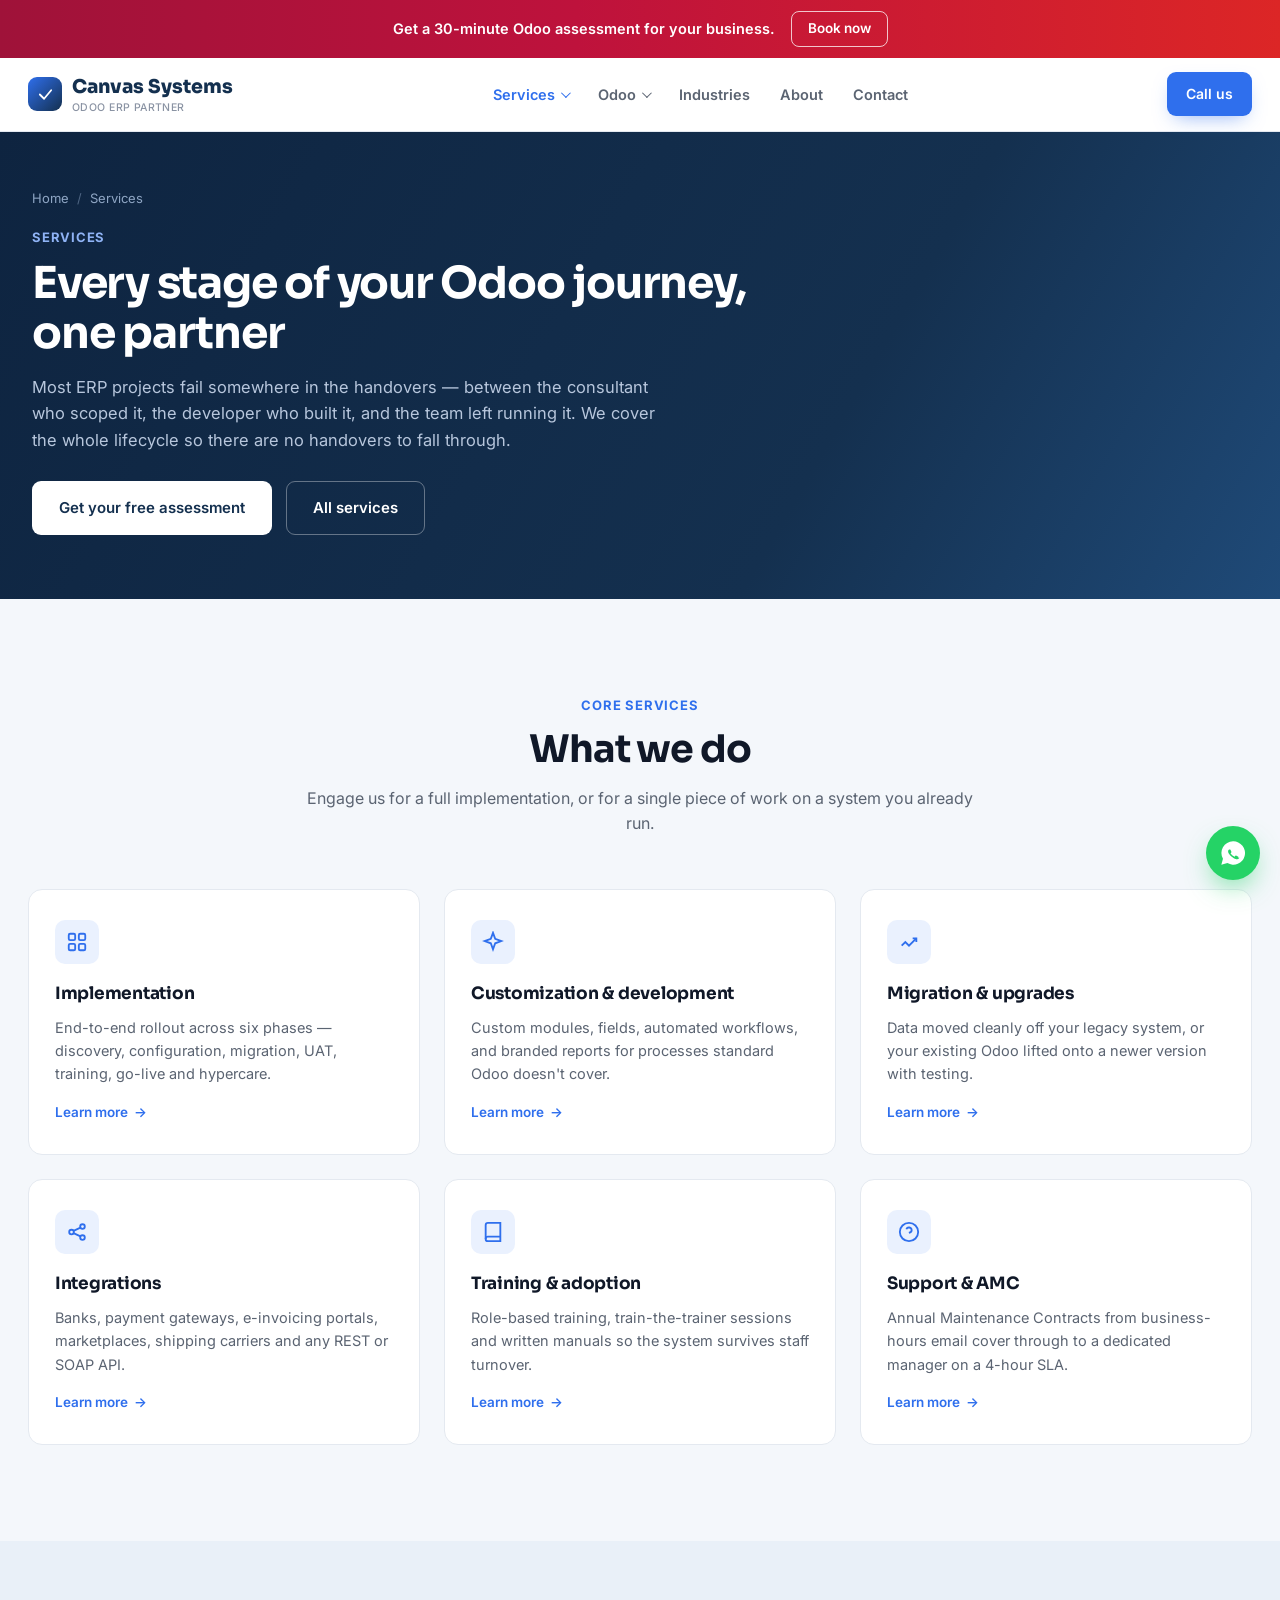
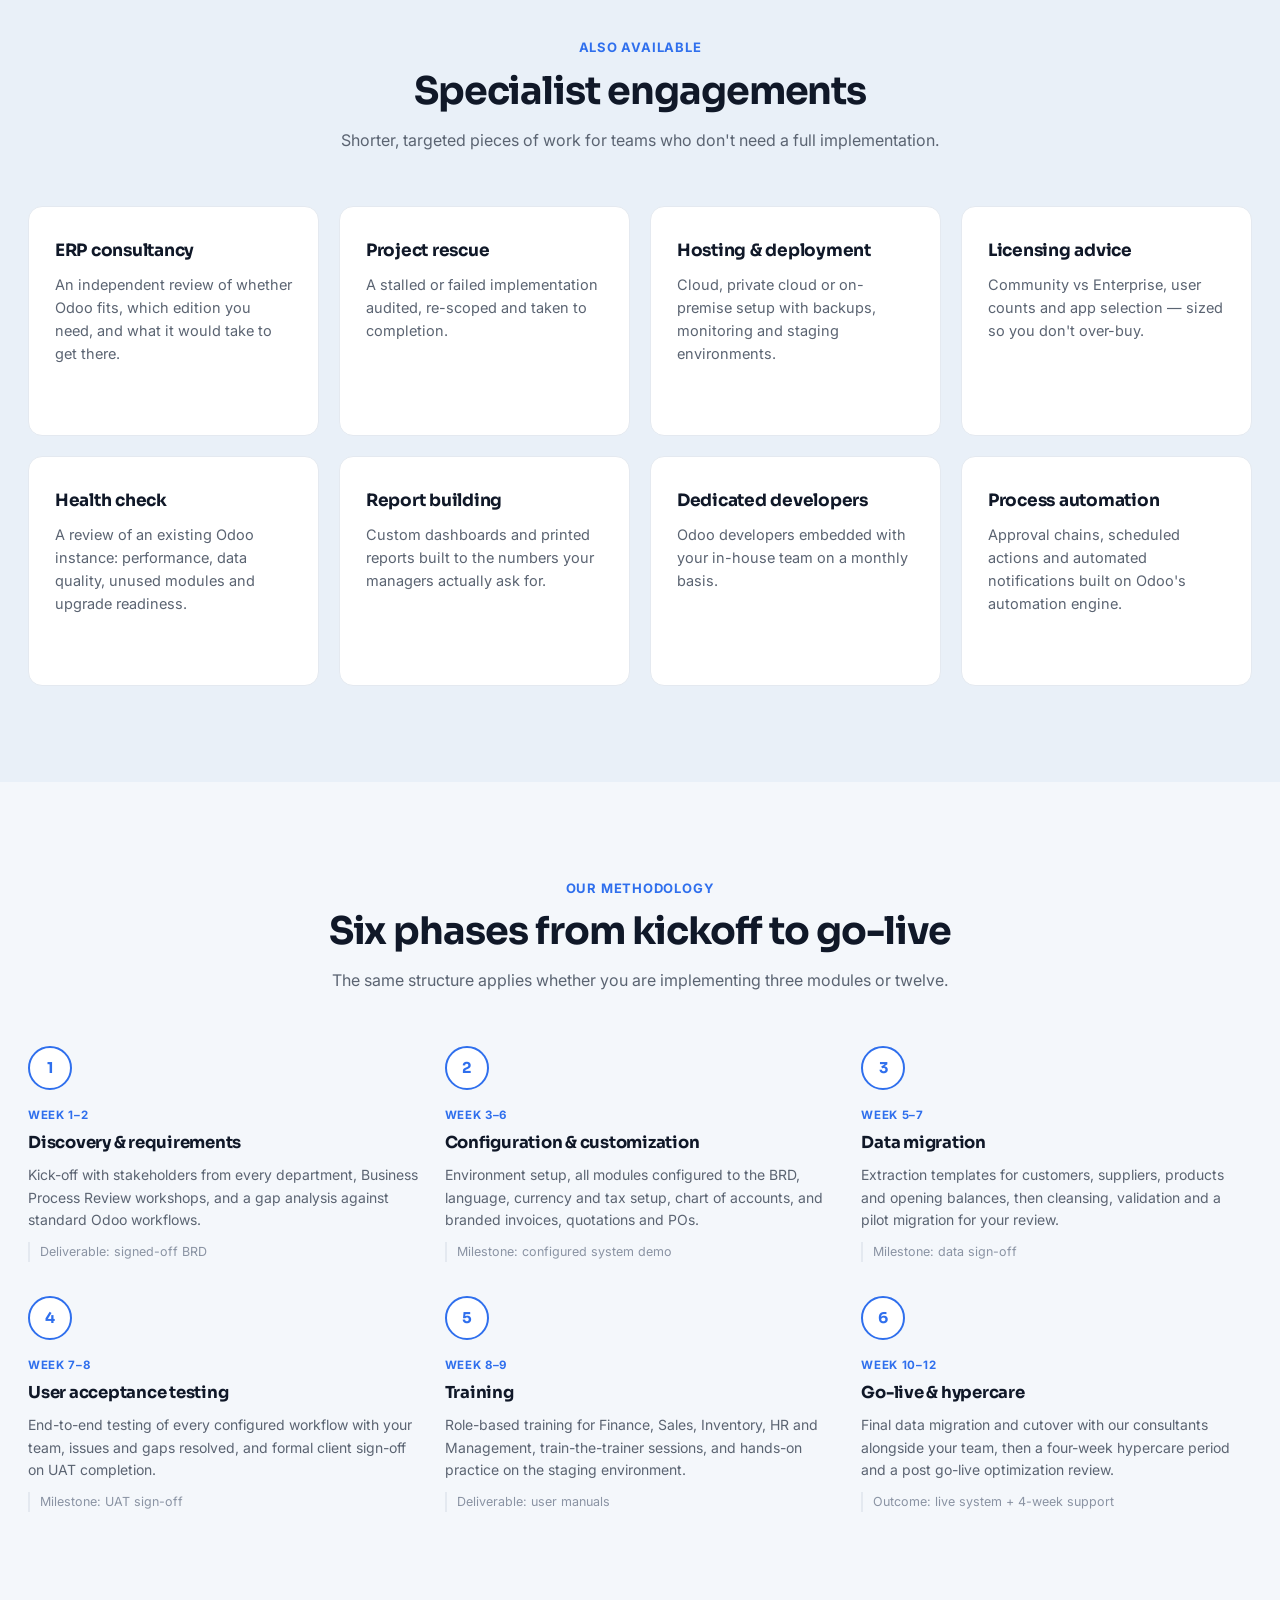
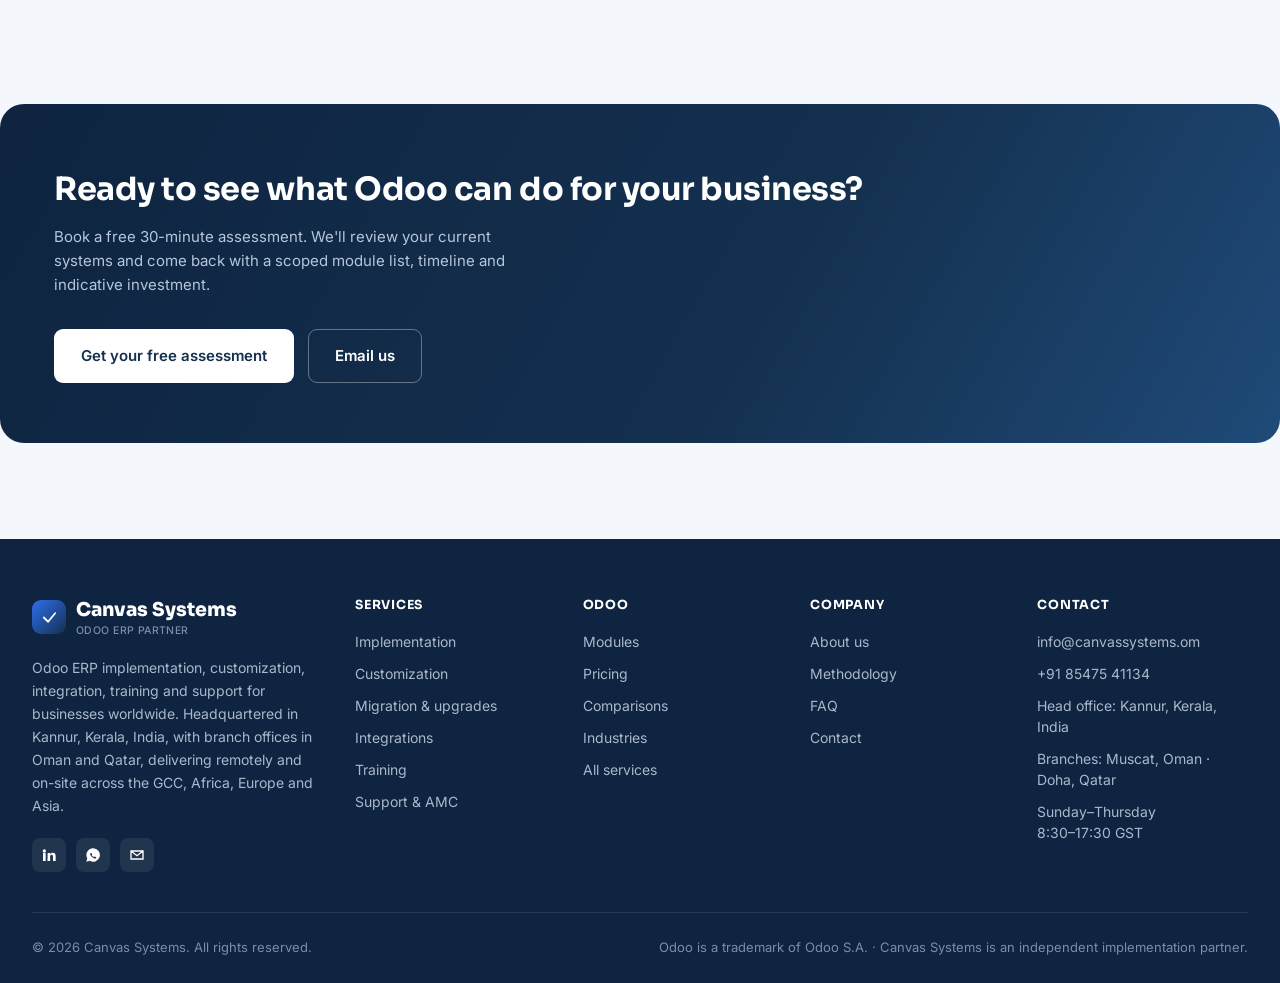
<file: services.html>
<!DOCTYPE html>
<html lang="en">
<head>
<meta charset="UTF-8">
<meta name="viewport" content="width=device-width, initial-scale=1.0">
<title>Odoo Services | Canvas Systems</title>
<meta name="description" content="End-to-end Odoo services: consulting, implementation, customization, data migration, integrations, training, support and version upgrades.">
<meta property="og:title" content="Odoo Services | Canvas Systems">
<meta property="og:description" content="End-to-end Odoo services: consulting, implementation, customization, data migration, integrations, training, support and version upgrades.">
<meta property="og:type" content="website">
<meta name="theme-color" content="#14304F">
<link rel="preconnect" href="https://fonts.googleapis.com">
<link rel="preconnect" href="https://fonts.gstatic.com" crossorigin>
<link href="https://fonts.googleapis.com/css2?family=Sora:wght@500;600;700;800&family=Inter:wght@400;500;600;700&display=swap" rel="stylesheet">
<link rel="stylesheet" href="assets/css/style.css">
</head>
<body data-page="services">

<a href="#main" class="skip">Skip to content</a>

<div class="announce">
  <div class="wrap">
    <span class="msg">Get a 30-minute Odoo assessment for your business.</span>
    <a href="contact.html" class="try">Book now</a>
  </div>
</div>

<header>
  <nav class="nav">
    <a href="index.html" class="logo">
      <span class="logo-mark"><svg viewBox="0 0 24 24" fill="none"><path d="M4 12L10 18L20 6" stroke="#fff" stroke-width="2.5" stroke-linecap="round" stroke-linejoin="round"/></svg></span>
      <span>Canvas Systems<small>Odoo ERP Partner</small></span>
    </a>
    <div class="nav-links centered" id="navLinks">
      <div class="nav-item active">
        <button type="button" aria-expanded="false">Services</button>
        <div class="dropdown">
          <div class="dropdown-title">Odoo services</div>
          <a href="services.html"><strong>All services</strong><span>The full delivery lifecycle</span></a>
          <a href="implementation.html"><strong>Implementation</strong><span>End-to-end ERP rollout</span></a>
          <a href="customization.html"><strong>Customization</strong><span>Modules built to your process</span></a>
          <a href="migration.html"><strong>Migration &amp; upgrades</strong><span>Move your data and version</span></a>
          <a href="integration.html"><strong>Integrations</strong><span>Connect your other systems</span></a>
          <a href="training.html"><strong>Training</strong><span>Get your team using it</span></a>
          <a href="support.html"><strong>Support &amp; AMC</strong><span>SLAs after go-live</span></a>
        </div>
      </div>
      <div class="nav-item">
        <button type="button" aria-expanded="false">Odoo</button>
        <div class="dropdown">
          <div class="dropdown-title">Explore Odoo</div>
          <a href="modules.html"><strong>Modules</strong><span>Apps we implement</span></a>
          <a href="pricing.html"><strong>Pricing</strong><span>Packages and licensing</span></a>
          <a href="comparisons.html"><strong>Comparisons</strong><span>Odoo vs SAP, NetSuite, Zoho</span></a>
        </div>
      </div>
      <a href="industries.html">Industries</a>
      <a href="about.html">About</a>
      <a href="contact.html">Contact</a>
    </div>
    <div class="nav-actions">
      <a href="tel:+918547541134" class="btn btn-primary btn-sm">Call us</a>
    </div>
    <button class="nav-toggle" id="navToggle" aria-label="Toggle menu" aria-expanded="false" aria-controls="navLinks">
      <span></span><span></span><span></span>
    </button>
  </nav>
</header>

<div class="bg-anim" aria-hidden="true"><span></span><span></span><span></span><span></span></div>

<main id="main">

  <section class="page-hero">
    <div class="wrap">
      <div class="crumbs"><a href="index.html">Home</a><span>/</span><a href="services.html">Services</a></div>
      <div class="eyebrow">Services</div>
      <h1>Every stage of your Odoo journey, one partner</h1>
      <p>Most ERP projects fail somewhere in the handovers — between the consultant who scoped it, the developer who built it, and the team left running it. We cover the whole lifecycle so there are no handovers to fall through.</p>
      <div class="hero-ctas">
        <a href="contact.html" class="btn btn-white">Get your free assessment</a>
        <a href="services.html" class="btn btn-ghost">All services</a>
      </div>
    </div>
  </section>

  <section>
    <div class="wrap">
      <div class="section-head reveal">
        <div class="eyebrow">Core services</div>
        <h2>What we do</h2>
        <p>Engage us for a full implementation, or for a single piece of work on a system you already run.</p>
      </div>
      <div class="grid-3 reveal">
        <a class="card" href="implementation.html">
          <div class="icon"><svg viewBox="0 0 24 24" fill="none" stroke="currentColor" stroke-width="2"><rect x="3" y="3" width="7" height="7" rx="1.5"/><rect x="14" y="3" width="7" height="7" rx="1.5"/><rect x="3" y="14" width="7" height="7" rx="1.5"/><rect x="14" y="14" width="7" height="7" rx="1.5"/></svg></div>
          <h3>Implementation</h3>
          <p>End-to-end rollout across six phases — discovery, configuration, migration, UAT, training, go-live and hypercare.</p>
          <span class="more">Learn more</span>
        </a>
        <a class="card" href="customization.html">
          <div class="icon"><svg viewBox="0 0 24 24" fill="none" stroke="currentColor" stroke-width="2"><path d="M12 2l2.4 6.6L21 11l-6.6 2.4L12 20l-2.4-6.6L3 11l6.6-2.4L12 2z"/></svg></div>
          <h3>Customization &amp; development</h3>
          <p>Custom modules, fields, automated workflows, and branded reports for processes standard Odoo doesn't cover.</p>
          <span class="more">Learn more</span>
        </a>
        <a class="card" href="migration.html">
          <div class="icon"><svg viewBox="0 0 24 24" fill="none" stroke="currentColor" stroke-width="2"><path d="M4 16l4-4 4 4 8-8"/><path d="M16 8h4v4"/></svg></div>
          <h3>Migration &amp; upgrades</h3>
          <p>Data moved cleanly off your legacy system, or your existing Odoo lifted onto a newer version with testing.</p>
          <span class="more">Learn more</span>
        </a>
        <a class="card" href="integration.html">
          <div class="icon"><svg viewBox="0 0 24 24" fill="none" stroke="currentColor" stroke-width="2"><circle cx="6" cy="12" r="2.5"/><circle cx="18" cy="6" r="2.5"/><circle cx="18" cy="18" r="2.5"/><path d="M8.2 10.8L15.8 7.2M8.2 13.2L15.8 16.8"/></svg></div>
          <h3>Integrations</h3>
          <p>Banks, payment gateways, e-invoicing portals, marketplaces, shipping carriers and any REST or SOAP API.</p>
          <span class="more">Learn more</span>
        </a>
        <a class="card" href="training.html">
          <div class="icon"><svg viewBox="0 0 24 24" fill="none" stroke="currentColor" stroke-width="2"><path d="M4 19.5A2.5 2.5 0 016.5 17H20"/><path d="M6.5 2H20v20H6.5A2.5 2.5 0 014 19.5v-15A2.5 2.5 0 016.5 2z"/></svg></div>
          <h3>Training &amp; adoption</h3>
          <p>Role-based training, train-the-trainer sessions and written manuals so the system survives staff turnover.</p>
          <span class="more">Learn more</span>
        </a>
        <a class="card" href="support.html">
          <div class="icon"><svg viewBox="0 0 24 24" fill="none" stroke="currentColor" stroke-width="2"><path d="M12 22a10 10 0 100-20 10 10 0 000 20z"/><path d="M9.1 9a3 3 0 015.8 1c0 2-3 3-3 3"/><path d="M12 17h.01"/></svg></div>
          <h3>Support &amp; AMC</h3>
          <p>Annual Maintenance Contracts from business-hours email cover through to a dedicated manager on a 4-hour SLA.</p>
          <span class="more">Learn more</span>
        </a>
      </div>
    </div>
  </section>

  <section class="soft">
    <div class="wrap">
      <div class="section-head reveal">
        <div class="eyebrow">Also available</div>
        <h2>Specialist engagements</h2>
        <p>Shorter, targeted pieces of work for teams who don't need a full implementation.</p>
      </div>
      <div class="grid-4 reveal">
        <div class="card"><h3>ERP consultancy</h3><p>An independent review of whether Odoo fits, which edition you need, and what it would take to get there.</p></div>
        <div class="card"><h3>Project rescue</h3><p>A stalled or failed implementation audited, re-scoped and taken to completion.</p></div>
        <div class="card"><h3>Hosting &amp; deployment</h3><p>Cloud, private cloud or on-premise setup with backups, monitoring and staging environments.</p></div>
        <div class="card"><h3>Licensing advice</h3><p>Community vs Enterprise, user counts and app selection — sized so you don't over-buy.</p></div>
        <div class="card"><h3>Health check</h3><p>A review of an existing Odoo instance: performance, data quality, unused modules and upgrade readiness.</p></div>
        <div class="card"><h3>Report building</h3><p>Custom dashboards and printed reports built to the numbers your managers actually ask for.</p></div>
        <div class="card"><h3>Dedicated developers</h3><p>Odoo developers embedded with your in-house team on a monthly basis.</p></div>
        <div class="card"><h3>Process automation</h3><p>Approval chains, scheduled actions and automated notifications built on Odoo's automation engine.</p></div>
      </div>
    </div>
  </section>

  <section>
    <div class="wrap">
      <div class="section-head reveal">
        <div class="eyebrow">Our methodology</div>
        <h2>Six phases from kickoff to go-live</h2>
        <p>The same structure applies whether you are implementing three modules or twelve.</p>
      </div>
      <div class="process-track reveal">
        <div class="process-step">
          <div class="num">1</div>
          <div class="week">Week 1–2</div>
          <h4>Discovery &amp; requirements</h4>
          <p>Kick-off with stakeholders from every department, Business Process Review workshops, and a gap analysis against standard Odoo workflows.</p>
          <div class="deliv">Deliverable: signed-off BRD</div>
        </div>
        <div class="process-step">
          <div class="num">2</div>
          <div class="week">Week 3–6</div>
          <h4>Configuration &amp; customization</h4>
          <p>Environment setup, all modules configured to the BRD, language, currency and tax setup, chart of accounts, and branded invoices, quotations and POs.</p>
          <div class="deliv">Milestone: configured system demo</div>
        </div>
        <div class="process-step">
          <div class="num">3</div>
          <div class="week">Week 5–7</div>
          <h4>Data migration</h4>
          <p>Extraction templates for customers, suppliers, products and opening balances, then cleansing, validation and a pilot migration for your review.</p>
          <div class="deliv">Milestone: data sign-off</div>
        </div>
        <div class="process-step">
          <div class="num">4</div>
          <div class="week">Week 7–8</div>
          <h4>User acceptance testing</h4>
          <p>End-to-end testing of every configured workflow with your team, issues and gaps resolved, and formal client sign-off on UAT completion.</p>
          <div class="deliv">Milestone: UAT sign-off</div>
        </div>
        <div class="process-step">
          <div class="num">5</div>
          <div class="week">Week 8–9</div>
          <h4>Training</h4>
          <p>Role-based training for Finance, Sales, Inventory, HR and Management, train-the-trainer sessions, and hands-on practice on the staging environment.</p>
          <div class="deliv">Deliverable: user manuals</div>
        </div>
        <div class="process-step">
          <div class="num">6</div>
          <div class="week">Week 10–12</div>
          <h4>Go-live &amp; hypercare</h4>
          <p>Final data migration and cutover with our consultants alongside your team, then a four-week hypercare period and a post go-live optimization review.</p>
          <div class="deliv">Outcome: live system + 4-week support</div>
        </div>
      </div>
    </div>
  </section>

  <section>
    <div class="cta-banner reveal">
      <div>
        <h2>Ready to see what Odoo can do for your business?</h2>
        <p>Book a free 30-minute assessment. We'll review your current systems and come back with a scoped module list, timeline and indicative investment.</p>
      </div>
      <div class="cta-actions">
        <a href="contact.html" class="btn btn-white">Get your free assessment</a>
        <a href="mailto:info@canvassystems.om" class="btn btn-ghost">Email us</a>
      </div>
    </div>
  </section>

</main>

<footer>
  <div class="wrap">
    <div class="footer-top">
      <div class="footer-brand">
        <a href="index.html" class="logo">
      <span class="logo-mark"><svg viewBox="0 0 24 24" fill="none"><path d="M4 12L10 18L20 6" stroke="#fff" stroke-width="2.5" stroke-linecap="round" stroke-linejoin="round"/></svg></span>
      <span>Canvas Systems<small>Odoo ERP Partner</small></span>
    </a>
        <p>Odoo ERP implementation, customization, integration, training and support for businesses worldwide. Headquartered in Kannur, Kerala, India, with branch offices in Oman and Qatar, delivering remotely and on-site across the GCC, Africa, Europe and Asia.</p>
        <div class="footer-social">
          <a href="#" aria-label="LinkedIn"><svg viewBox="0 0 24 24" fill="currentColor"><path d="M4.98 3.5a2.5 2.5 0 100 5 2.5 2.5 0 000-5zM3 9h4v12H3zM10 9h3.8v1.7h.05c.53-1 1.83-2.05 3.75-2.05C21.4 8.65 22 11 22 14.2V21h-4v-6c0-1.43-.03-3.27-2-3.27-2 0-2.3 1.56-2.3 3.17V21h-4z"/></svg></a>
          <a href="https://wa.me/918547541134" aria-label="WhatsApp" target="_blank" rel="noopener"><svg viewBox="0 0 24 24" fill="currentColor"><path d="M12 2a10 10 0 00-8.6 15L2 22l5.2-1.4A10 10 0 1012 2zm5.5 14.1c-.2.6-1.2 1.2-1.7 1.2-.5.1-1 .1-1.6-.1-.4-.1-.9-.3-1.5-.6a11 11 0 01-4.2-3.9c-.3-.5-.7-1.2-.7-2s.4-1.2.6-1.4c.2-.2.4-.3.6-.3h.4c.1 0 .3 0 .5.4l.7 1.6c.1.1.1.3 0 .4l-.2.4-.3.3c-.1.1-.2.2-.1.4a6.6 6.6 0 003 2.6c.2.1.4.1.5-.1l.6-.7c.1-.2.3-.2.5-.1l1.6.8c.2.1.4.2.4.3s0 .5-.1.8z"/></svg></a>
          <a href="mailto:info@canvassystems.om" aria-label="Email"><svg viewBox="0 0 24 24" fill="none" stroke="currentColor" stroke-width="2"><path d="M3 6l9 7 9-7M3 6v12h18V6H3z"/></svg></a>
        </div>
      </div>
      <div class="footer-col">
        <h5>Services</h5>
        <a href="implementation.html">Implementation</a>
        <a href="customization.html">Customization</a>
        <a href="migration.html">Migration &amp; upgrades</a>
        <a href="integration.html">Integrations</a>
        <a href="training.html">Training</a>
        <a href="support.html">Support &amp; AMC</a>
      </div>
      <div class="footer-col">
        <h5>Odoo</h5>
        <a href="modules.html">Modules</a>
        <a href="pricing.html">Pricing</a>
        <a href="comparisons.html">Comparisons</a>
        <a href="industries.html">Industries</a>
        <a href="services.html">All services</a>
      </div>
      <div class="footer-col">
        <h5>Company</h5>
        <a href="about.html">About us</a>
        <a href="about.html#methodology">Methodology</a>
        <a href="about.html#faq">FAQ</a>
        <a href="contact.html">Contact</a>
      </div>
      <div class="footer-col">
        <h5>Contact</h5>
        <a href="mailto:info@canvassystems.om">info@canvassystems.om</a>
        <a href="tel:+918547541134">+91 85475 41134</a>
        <p>Head office: Kannur, Kerala, India</p>
        <p>Branches: Muscat, Oman &middot; Doha, Qatar</p>
        <p>Sunday–Thursday<br>8:30–17:30 GST</p>
      </div>
    </div>
    <div class="footer-bottom">
      <span>&copy; <span id="year">2026</span> Canvas Systems. All rights reserved.</span>
      <span>Odoo is a trademark of Odoo S.A. &middot; Canvas Systems is an independent implementation partner.</span>
    </div>
  </div>
</footer>

<a class="wa" href="https://wa.me/918547541134" aria-label="Chat on WhatsApp" target="_blank" rel="noopener"><svg viewBox="0 0 24 24" fill="currentColor"><path d="M12 2a10 10 0 00-8.6 15L2 22l5.2-1.4A10 10 0 1012 2zm5.5 14.1c-.2.6-1.2 1.2-1.7 1.2-.5.1-1 .1-1.6-.1-.4-.1-.9-.3-1.5-.6a11 11 0 01-4.2-3.9c-.3-.5-.7-1.2-.7-2s.4-1.2.6-1.4c.2-.2.4-.3.6-.3h.4c.1 0 .3 0 .5.4l.7 1.6c.1.1.1.3 0 .4l-.2.4-.3.3c-.1.1-.2.2-.1.4a6.6 6.6 0 003 2.6c.2.1.4.1.5-.1l.6-.7c.1-.2.3-.2.5-.1l1.6.8c.2.1.4.2.4.3s0 .5-.1.8z"/></svg></a>

<script src="assets/js/main.js"></script>
</body>
</html>
</file>
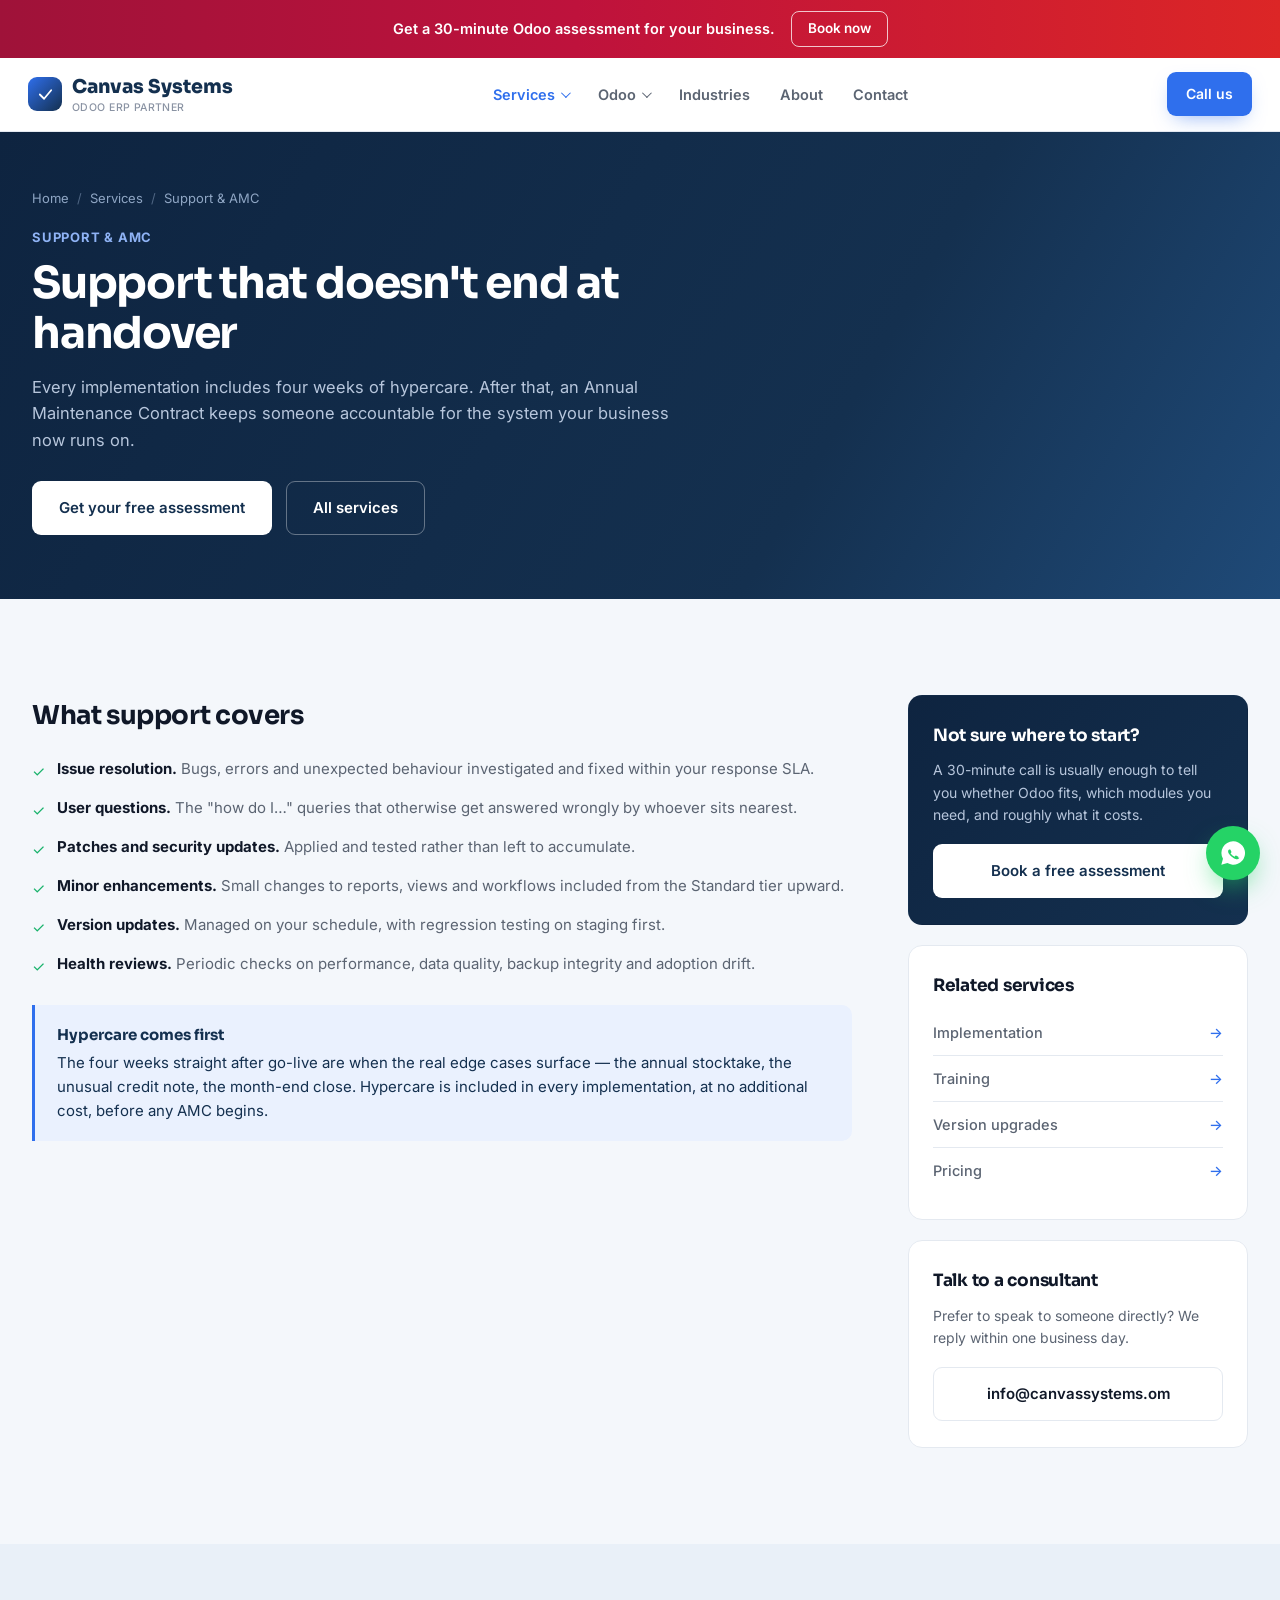
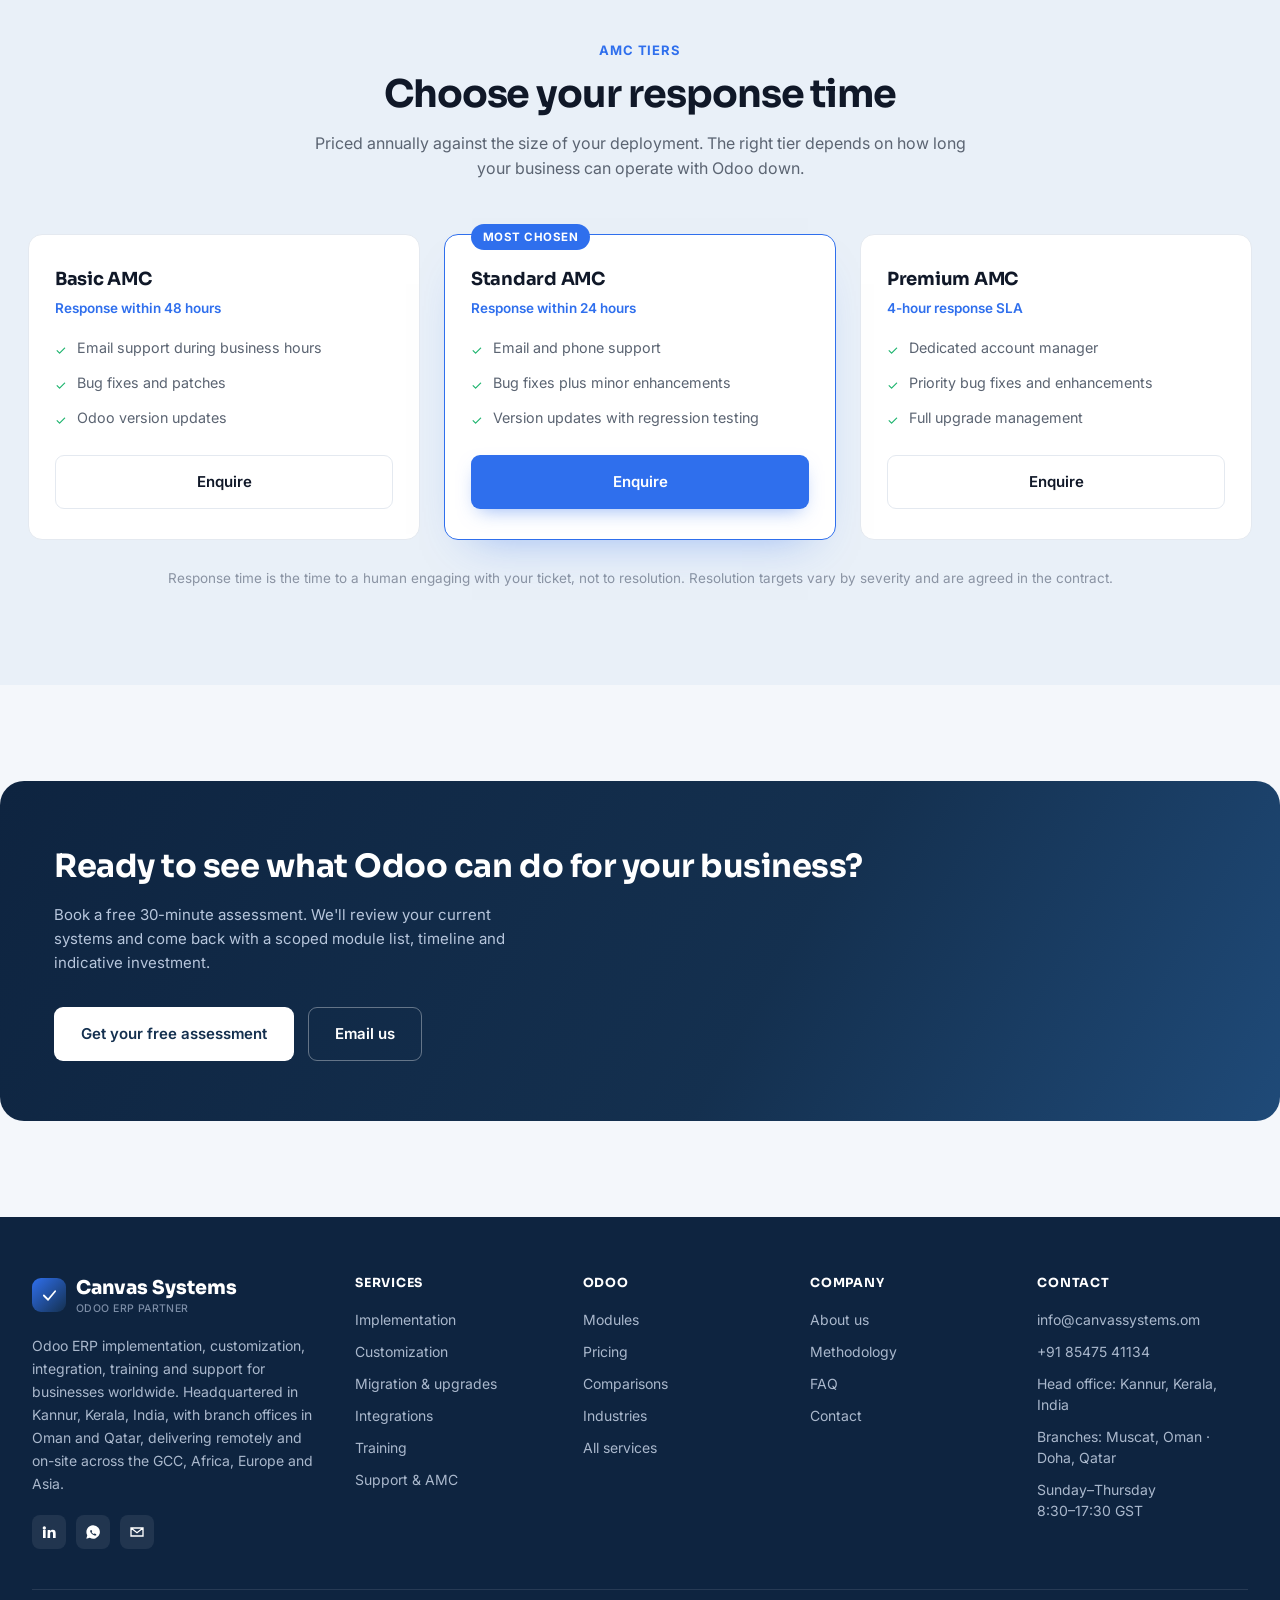
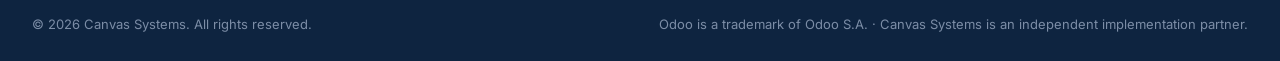
<file: support.html>
<!DOCTYPE html>
<html lang="en">
<head>
<meta charset="UTF-8">
<meta name="viewport" content="width=device-width, initial-scale=1.0">
<title>Odoo Support &amp; Annual Maintenance Contracts | Canvas Systems</title>
<meta name="description" content="Odoo support after go-live: Basic, Standard and Premium AMC tiers with 48-hour, 24-hour and 4-hour response SLAs.">
<meta property="og:title" content="Odoo Support &amp; Annual Maintenance Contracts | Canvas Systems">
<meta property="og:description" content="Odoo support after go-live: Basic, Standard and Premium AMC tiers with 48-hour, 24-hour and 4-hour response SLAs.">
<meta property="og:type" content="website">
<meta name="theme-color" content="#14304F">
<link rel="preconnect" href="https://fonts.googleapis.com">
<link rel="preconnect" href="https://fonts.gstatic.com" crossorigin>
<link href="https://fonts.googleapis.com/css2?family=Sora:wght@500;600;700;800&family=Inter:wght@400;500;600;700&display=swap" rel="stylesheet">
<link rel="stylesheet" href="assets/css/style.css">
</head>
<body data-page="service">

<a href="#main" class="skip">Skip to content</a>

<div class="announce">
  <div class="wrap">
    <span class="msg">Get a 30-minute Odoo assessment for your business.</span>
    <a href="contact.html" class="try">Book now</a>
  </div>
</div>

<header>
  <nav class="nav">
    <a href="index.html" class="logo">
      <span class="logo-mark"><svg viewBox="0 0 24 24" fill="none"><path d="M4 12L10 18L20 6" stroke="#fff" stroke-width="2.5" stroke-linecap="round" stroke-linejoin="round"/></svg></span>
      <span>Canvas Systems<small>Odoo ERP Partner</small></span>
    </a>
    <div class="nav-links centered" id="navLinks">
      <div class="nav-item active">
        <button type="button" aria-expanded="false">Services</button>
        <div class="dropdown">
          <div class="dropdown-title">Odoo services</div>
          <a href="services.html"><strong>All services</strong><span>The full delivery lifecycle</span></a>
          <a href="implementation.html"><strong>Implementation</strong><span>End-to-end ERP rollout</span></a>
          <a href="customization.html"><strong>Customization</strong><span>Modules built to your process</span></a>
          <a href="migration.html"><strong>Migration &amp; upgrades</strong><span>Move your data and version</span></a>
          <a href="integration.html"><strong>Integrations</strong><span>Connect your other systems</span></a>
          <a href="training.html"><strong>Training</strong><span>Get your team using it</span></a>
          <a href="support.html"><strong>Support &amp; AMC</strong><span>SLAs after go-live</span></a>
        </div>
      </div>
      <div class="nav-item">
        <button type="button" aria-expanded="false">Odoo</button>
        <div class="dropdown">
          <div class="dropdown-title">Explore Odoo</div>
          <a href="modules.html"><strong>Modules</strong><span>Apps we implement</span></a>
          <a href="pricing.html"><strong>Pricing</strong><span>Packages and licensing</span></a>
          <a href="comparisons.html"><strong>Comparisons</strong><span>Odoo vs SAP, NetSuite, Zoho</span></a>
        </div>
      </div>
      <a href="industries.html">Industries</a>
      <a href="about.html">About</a>
      <a href="contact.html">Contact</a>
    </div>
    <div class="nav-actions">
      <a href="tel:+918547541134" class="btn btn-primary btn-sm">Call us</a>
    </div>
    <button class="nav-toggle" id="navToggle" aria-label="Toggle menu" aria-expanded="false" aria-controls="navLinks">
      <span></span><span></span><span></span>
    </button>
  </nav>
</header>

<div class="bg-anim" aria-hidden="true"><span></span><span></span><span></span><span></span></div>

<main id="main">

  <section class="page-hero">
    <div class="wrap">
      <div class="crumbs"><a href="index.html">Home</a><span>/</span><a href="services.html">Services</a><span>/</span><a href="support.html">Support &amp; AMC</a></div>
      <div class="eyebrow">Support &amp; AMC</div>
      <h1>Support that doesn't end at handover</h1>
      <p>Every implementation includes four weeks of hypercare. After that, an Annual Maintenance Contract keeps someone accountable for the system your business now runs on.</p>
      <div class="hero-ctas">
        <a href="contact.html" class="btn btn-white">Get your free assessment</a>
        <a href="services.html" class="btn btn-ghost">All services</a>
      </div>
    </div>
  </section>

  <section>
    <div class="wrap content-grid">
      <div class="prose reveal">
        <h2>What support covers</h2>
        <ul class="ticks">
          <li><span class="tick">&#10003;</span><span><strong>Issue resolution.</strong> Bugs, errors and unexpected behaviour investigated and fixed within your response SLA.</span></li>
          <li><span class="tick">&#10003;</span><span><strong>User questions.</strong> The "how do I…" queries that otherwise get answered wrongly by whoever sits nearest.</span></li>
          <li><span class="tick">&#10003;</span><span><strong>Patches and security updates.</strong> Applied and tested rather than left to accumulate.</span></li>
          <li><span class="tick">&#10003;</span><span><strong>Minor enhancements.</strong> Small changes to reports, views and workflows included from the Standard tier upward.</span></li>
          <li><span class="tick">&#10003;</span><span><strong>Version updates.</strong> Managed on your schedule, with regression testing on staging first.</span></li>
          <li><span class="tick">&#10003;</span><span><strong>Health reviews.</strong> Periodic checks on performance, data quality, backup integrity and adoption drift.</span></li>
        </ul>

        <div class="callout">
          <strong>Hypercare comes first</strong>
          The four weeks straight after go-live are when the real edge cases surface — the annual stocktake, the unusual credit note, the month-end close. Hypercare is included in every implementation, at no additional cost, before any AMC begins.
        </div>
</div>
      <aside class="sidebar">
      <div class="side-card dark">
        <h4>Not sure where to start?</h4>
        <p>A 30-minute call is usually enough to tell you whether Odoo fits, which modules you need, and roughly what it costs.</p>
        <a href="contact.html" class="btn btn-white">Book a free assessment</a>
      </div>
      <div class="side-card">
        <h4>Related services</h4>
        <div class="side-links">
        <a href="implementation.html">Implementation</a>
        <a href="training.html">Training</a>
        <a href="migration.html">Version upgrades</a>
        <a href="pricing.html">Pricing</a>
        </div>
      </div>
      <div class="side-card">
        <h4>Talk to a consultant</h4>
        <p>Prefer to speak to someone directly? We reply within one business day.</p>
        <a href="mailto:info@canvassystems.om" class="btn btn-outline">info@canvassystems.om</a>
      </div>
    </aside>
    </div>
  </section>

  <section class="soft">
    <div class="wrap">
      <div class="section-head reveal">
        <div class="eyebrow">AMC tiers</div>
        <h2>Choose your response time</h2>
        <p>Priced annually against the size of your deployment. The right tier depends on how long your business can operate with Odoo down.</p>
      </div>

      <div class="plan-grid reveal">
        <div class="plan">
          <h3>Basic AMC</h3>
          <div class="sla">Response within 48 hours</div>
          <ul>
            <li><span class="tick">&#10003;</span> Email support during business hours</li>
            <li><span class="tick">&#10003;</span> Bug fixes and patches</li>
            <li><span class="tick">&#10003;</span> Odoo version updates</li>
          </ul>
          <a href="contact.html" class="btn btn-outline">Enquire</a>
        </div>
        <div class="plan featured">
          <h3>Standard AMC</h3>
          <div class="sla">Response within 24 hours</div>
          <ul>
            <li><span class="tick">&#10003;</span> Email and phone support</li>
            <li><span class="tick">&#10003;</span> Bug fixes plus minor enhancements</li>
            <li><span class="tick">&#10003;</span> Version updates with regression testing</li>
          </ul>
          <a href="contact.html" class="btn btn-primary">Enquire</a>
        </div>
        <div class="plan">
          <h3>Premium AMC</h3>
          <div class="sla">4-hour response SLA</div>
          <ul>
            <li><span class="tick">&#10003;</span> Dedicated account manager</li>
            <li><span class="tick">&#10003;</span> Priority bug fixes and enhancements</li>
            <li><span class="tick">&#10003;</span> Full upgrade management</li>
          </ul>
          <a href="contact.html" class="btn btn-outline">Enquire</a>
        </div>
      </div>

      <p class="terms-note">Response time is the time to a human engaging with your ticket, not to resolution. Resolution targets vary by severity and are agreed in the contract.</p>
    </div>
  </section>

  <section>
    <div class="cta-banner reveal">
      <div>
        <h2>Ready to see what Odoo can do for your business?</h2>
        <p>Book a free 30-minute assessment. We'll review your current systems and come back with a scoped module list, timeline and indicative investment.</p>
      </div>
      <div class="cta-actions">
        <a href="contact.html" class="btn btn-white">Get your free assessment</a>
        <a href="mailto:info@canvassystems.om" class="btn btn-ghost">Email us</a>
      </div>
    </div>
  </section>

</main>

<footer>
  <div class="wrap">
    <div class="footer-top">
      <div class="footer-brand">
        <a href="index.html" class="logo">
      <span class="logo-mark"><svg viewBox="0 0 24 24" fill="none"><path d="M4 12L10 18L20 6" stroke="#fff" stroke-width="2.5" stroke-linecap="round" stroke-linejoin="round"/></svg></span>
      <span>Canvas Systems<small>Odoo ERP Partner</small></span>
    </a>
        <p>Odoo ERP implementation, customization, integration, training and support for businesses worldwide. Headquartered in Kannur, Kerala, India, with branch offices in Oman and Qatar, delivering remotely and on-site across the GCC, Africa, Europe and Asia.</p>
        <div class="footer-social">
          <a href="#" aria-label="LinkedIn"><svg viewBox="0 0 24 24" fill="currentColor"><path d="M4.98 3.5a2.5 2.5 0 100 5 2.5 2.5 0 000-5zM3 9h4v12H3zM10 9h3.8v1.7h.05c.53-1 1.83-2.05 3.75-2.05C21.4 8.65 22 11 22 14.2V21h-4v-6c0-1.43-.03-3.27-2-3.27-2 0-2.3 1.56-2.3 3.17V21h-4z"/></svg></a>
          <a href="https://wa.me/918547541134" aria-label="WhatsApp" target="_blank" rel="noopener"><svg viewBox="0 0 24 24" fill="currentColor"><path d="M12 2a10 10 0 00-8.6 15L2 22l5.2-1.4A10 10 0 1012 2zm5.5 14.1c-.2.6-1.2 1.2-1.7 1.2-.5.1-1 .1-1.6-.1-.4-.1-.9-.3-1.5-.6a11 11 0 01-4.2-3.9c-.3-.5-.7-1.2-.7-2s.4-1.2.6-1.4c.2-.2.4-.3.6-.3h.4c.1 0 .3 0 .5.4l.7 1.6c.1.1.1.3 0 .4l-.2.4-.3.3c-.1.1-.2.2-.1.4a6.6 6.6 0 003 2.6c.2.1.4.1.5-.1l.6-.7c.1-.2.3-.2.5-.1l1.6.8c.2.1.4.2.4.3s0 .5-.1.8z"/></svg></a>
          <a href="mailto:info@canvassystems.om" aria-label="Email"><svg viewBox="0 0 24 24" fill="none" stroke="currentColor" stroke-width="2"><path d="M3 6l9 7 9-7M3 6v12h18V6H3z"/></svg></a>
        </div>
      </div>
      <div class="footer-col">
        <h5>Services</h5>
        <a href="implementation.html">Implementation</a>
        <a href="customization.html">Customization</a>
        <a href="migration.html">Migration &amp; upgrades</a>
        <a href="integration.html">Integrations</a>
        <a href="training.html">Training</a>
        <a href="support.html">Support &amp; AMC</a>
      </div>
      <div class="footer-col">
        <h5>Odoo</h5>
        <a href="modules.html">Modules</a>
        <a href="pricing.html">Pricing</a>
        <a href="comparisons.html">Comparisons</a>
        <a href="industries.html">Industries</a>
        <a href="services.html">All services</a>
      </div>
      <div class="footer-col">
        <h5>Company</h5>
        <a href="about.html">About us</a>
        <a href="about.html#methodology">Methodology</a>
        <a href="about.html#faq">FAQ</a>
        <a href="contact.html">Contact</a>
      </div>
      <div class="footer-col">
        <h5>Contact</h5>
        <a href="mailto:info@canvassystems.om">info@canvassystems.om</a>
        <a href="tel:+918547541134">+91 85475 41134</a>
        <p>Head office: Kannur, Kerala, India</p>
        <p>Branches: Muscat, Oman &middot; Doha, Qatar</p>
        <p>Sunday–Thursday<br>8:30–17:30 GST</p>
      </div>
    </div>
    <div class="footer-bottom">
      <span>&copy; <span id="year">2026</span> Canvas Systems. All rights reserved.</span>
      <span>Odoo is a trademark of Odoo S.A. &middot; Canvas Systems is an independent implementation partner.</span>
    </div>
  </div>
</footer>

<a class="wa" href="https://wa.me/918547541134" aria-label="Chat on WhatsApp" target="_blank" rel="noopener"><svg viewBox="0 0 24 24" fill="currentColor"><path d="M12 2a10 10 0 00-8.6 15L2 22l5.2-1.4A10 10 0 1012 2zm5.5 14.1c-.2.6-1.2 1.2-1.7 1.2-.5.1-1 .1-1.6-.1-.4-.1-.9-.3-1.5-.6a11 11 0 01-4.2-3.9c-.3-.5-.7-1.2-.7-2s.4-1.2.6-1.4c.2-.2.4-.3.6-.3h.4c.1 0 .3 0 .5.4l.7 1.6c.1.1.1.3 0 .4l-.2.4-.3.3c-.1.1-.2.2-.1.4a6.6 6.6 0 003 2.6c.2.1.4.1.5-.1l.6-.7c.1-.2.3-.2.5-.1l1.6.8c.2.1.4.2.4.3s0 .5-.1.8z"/></svg></a>

<script src="assets/js/main.js"></script>
</body>
</html>
</file>
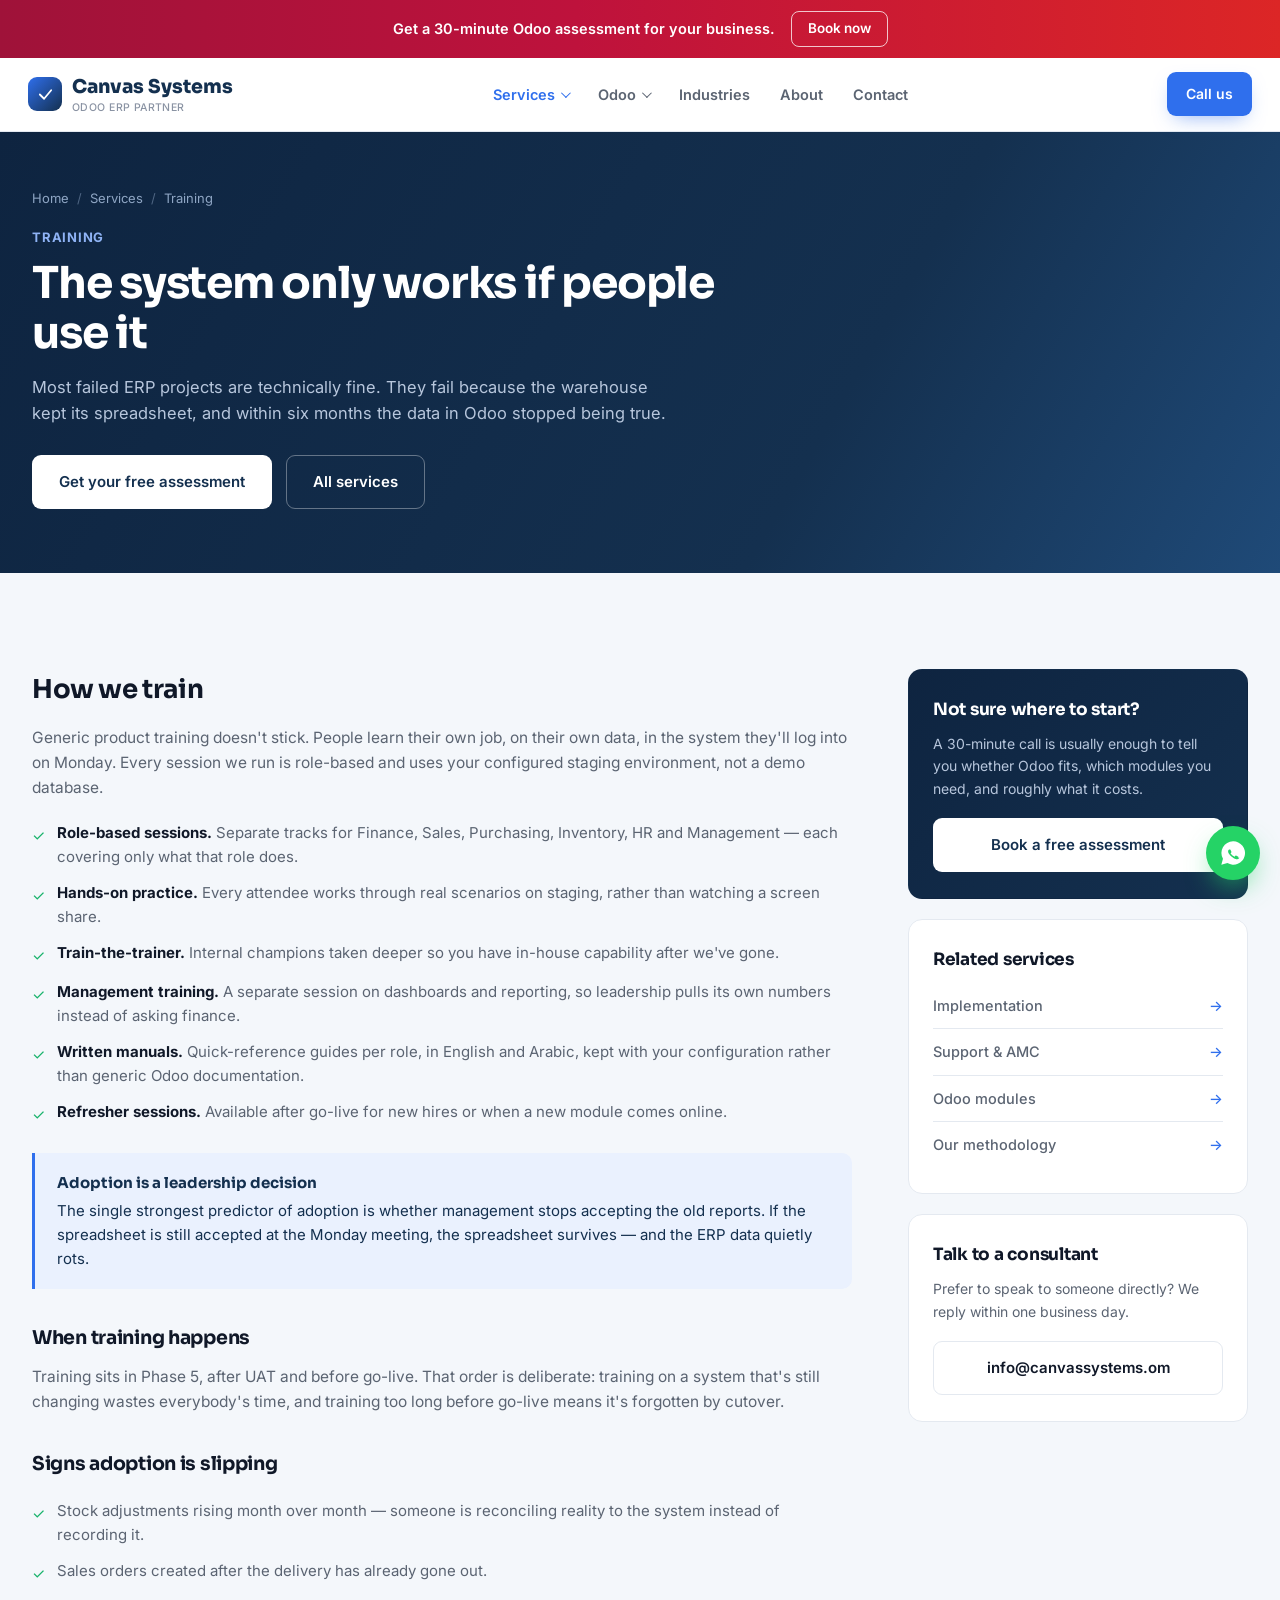
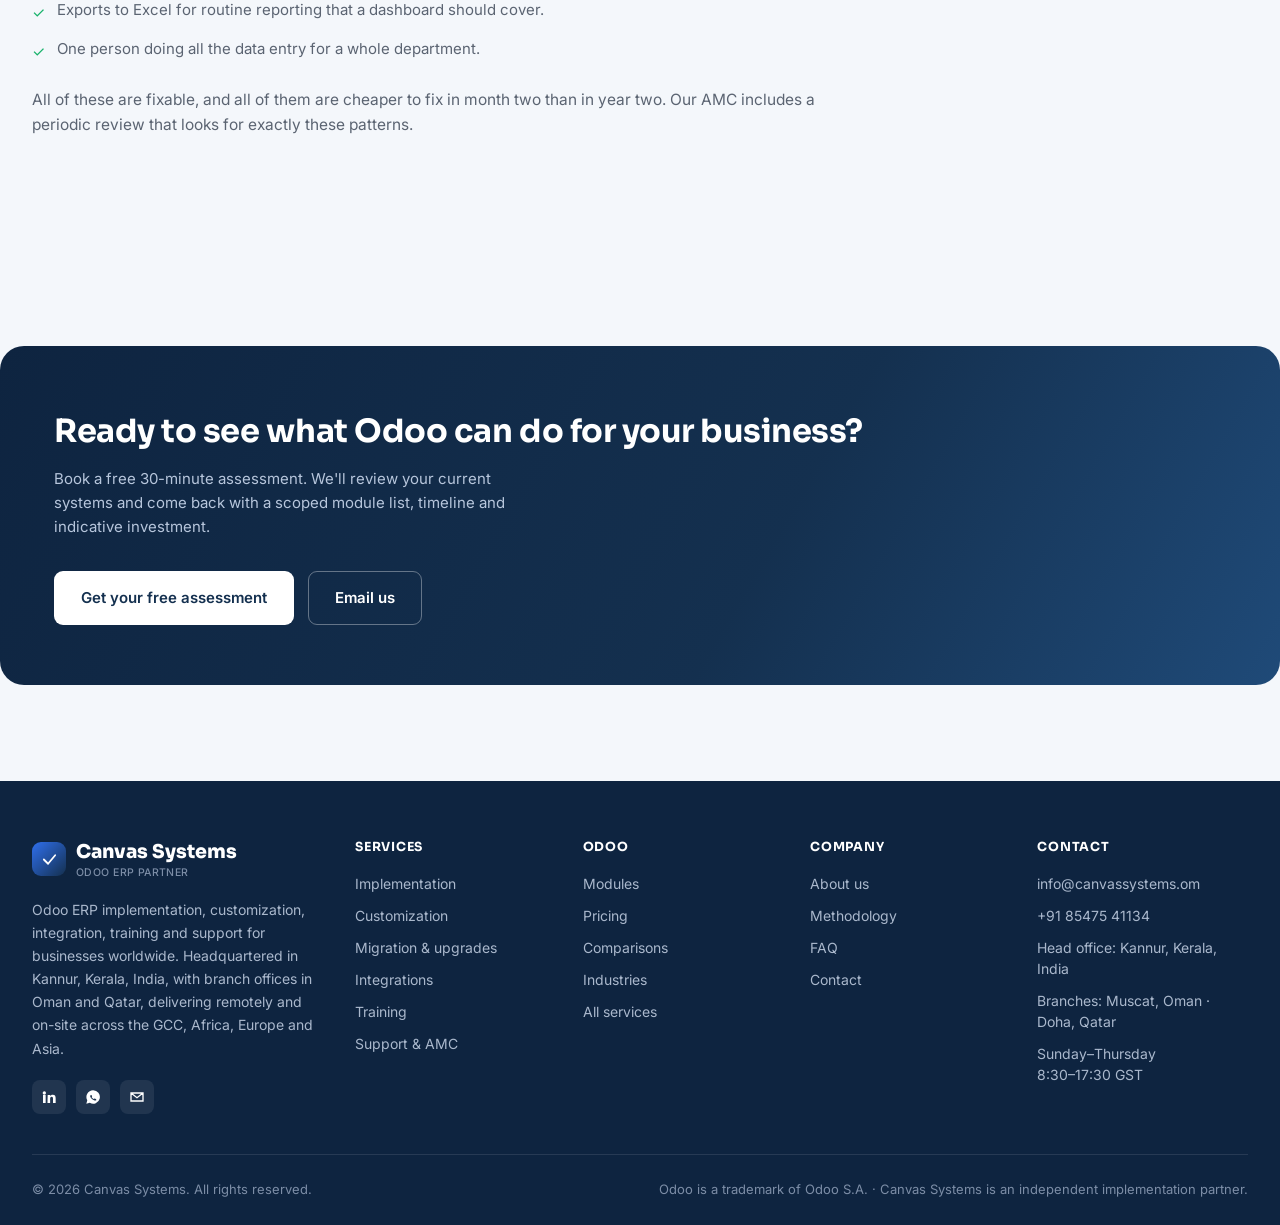
<file: training.html>
<!DOCTYPE html>
<html lang="en">
<head>
<meta charset="UTF-8">
<meta name="viewport" content="width=device-width, initial-scale=1.0">
<title>Odoo Training &amp; User Adoption | Canvas Systems</title>
<meta name="description" content="Role-based Odoo training, train-the-trainer sessions, written manuals and adoption support so your team actually uses the system.">
<meta property="og:title" content="Odoo Training &amp; User Adoption | Canvas Systems">
<meta property="og:description" content="Role-based Odoo training, train-the-trainer sessions, written manuals and adoption support so your team actually uses the system.">
<meta property="og:type" content="website">
<meta name="theme-color" content="#14304F">
<link rel="preconnect" href="https://fonts.googleapis.com">
<link rel="preconnect" href="https://fonts.gstatic.com" crossorigin>
<link href="https://fonts.googleapis.com/css2?family=Sora:wght@500;600;700;800&family=Inter:wght@400;500;600;700&display=swap" rel="stylesheet">
<link rel="stylesheet" href="assets/css/style.css">
</head>
<body data-page="service">

<a href="#main" class="skip">Skip to content</a>

<div class="announce">
  <div class="wrap">
    <span class="msg">Get a 30-minute Odoo assessment for your business.</span>
    <a href="contact.html" class="try">Book now</a>
  </div>
</div>

<header>
  <nav class="nav">
    <a href="index.html" class="logo">
      <span class="logo-mark"><svg viewBox="0 0 24 24" fill="none"><path d="M4 12L10 18L20 6" stroke="#fff" stroke-width="2.5" stroke-linecap="round" stroke-linejoin="round"/></svg></span>
      <span>Canvas Systems<small>Odoo ERP Partner</small></span>
    </a>
    <div class="nav-links centered" id="navLinks">
      <div class="nav-item active">
        <button type="button" aria-expanded="false">Services</button>
        <div class="dropdown">
          <div class="dropdown-title">Odoo services</div>
          <a href="services.html"><strong>All services</strong><span>The full delivery lifecycle</span></a>
          <a href="implementation.html"><strong>Implementation</strong><span>End-to-end ERP rollout</span></a>
          <a href="customization.html"><strong>Customization</strong><span>Modules built to your process</span></a>
          <a href="migration.html"><strong>Migration &amp; upgrades</strong><span>Move your data and version</span></a>
          <a href="integration.html"><strong>Integrations</strong><span>Connect your other systems</span></a>
          <a href="training.html"><strong>Training</strong><span>Get your team using it</span></a>
          <a href="support.html"><strong>Support &amp; AMC</strong><span>SLAs after go-live</span></a>
        </div>
      </div>
      <div class="nav-item">
        <button type="button" aria-expanded="false">Odoo</button>
        <div class="dropdown">
          <div class="dropdown-title">Explore Odoo</div>
          <a href="modules.html"><strong>Modules</strong><span>Apps we implement</span></a>
          <a href="pricing.html"><strong>Pricing</strong><span>Packages and licensing</span></a>
          <a href="comparisons.html"><strong>Comparisons</strong><span>Odoo vs SAP, NetSuite, Zoho</span></a>
        </div>
      </div>
      <a href="industries.html">Industries</a>
      <a href="about.html">About</a>
      <a href="contact.html">Contact</a>
    </div>
    <div class="nav-actions">
      <a href="tel:+918547541134" class="btn btn-primary btn-sm">Call us</a>
    </div>
    <button class="nav-toggle" id="navToggle" aria-label="Toggle menu" aria-expanded="false" aria-controls="navLinks">
      <span></span><span></span><span></span>
    </button>
  </nav>
</header>

<div class="bg-anim" aria-hidden="true"><span></span><span></span><span></span><span></span></div>

<main id="main">

  <section class="page-hero">
    <div class="wrap">
      <div class="crumbs"><a href="index.html">Home</a><span>/</span><a href="services.html">Services</a><span>/</span><a href="training.html">Training</a></div>
      <div class="eyebrow">Training</div>
      <h1>The system only works if people use it</h1>
      <p>Most failed ERP projects are technically fine. They fail because the warehouse kept its spreadsheet, and within six months the data in Odoo stopped being true.</p>
      <div class="hero-ctas">
        <a href="contact.html" class="btn btn-white">Get your free assessment</a>
        <a href="services.html" class="btn btn-ghost">All services</a>
      </div>
    </div>
  </section>

  <section>
    <div class="wrap content-grid">
      <div class="prose reveal">
        <h2>How we train</h2>
        <p>Generic product training doesn't stick. People learn their own job, on their own data, in the system they'll log into on Monday. Every session we run is role-based and uses your configured staging environment, not a demo database.</p>
        <ul class="ticks">
          <li><span class="tick">&#10003;</span><span><strong>Role-based sessions.</strong> Separate tracks for Finance, Sales, Purchasing, Inventory, HR and Management — each covering only what that role does.</span></li>
          <li><span class="tick">&#10003;</span><span><strong>Hands-on practice.</strong> Every attendee works through real scenarios on staging, rather than watching a screen share.</span></li>
          <li><span class="tick">&#10003;</span><span><strong>Train-the-trainer.</strong> Internal champions taken deeper so you have in-house capability after we've gone.</span></li>
          <li><span class="tick">&#10003;</span><span><strong>Management training.</strong> A separate session on dashboards and reporting, so leadership pulls its own numbers instead of asking finance.</span></li>
          <li><span class="tick">&#10003;</span><span><strong>Written manuals.</strong> Quick-reference guides per role, in English and Arabic, kept with your configuration rather than generic Odoo documentation.</span></li>
          <li><span class="tick">&#10003;</span><span><strong>Refresher sessions.</strong> Available after go-live for new hires or when a new module comes online.</span></li>
        </ul>

        <div class="callout">
          <strong>Adoption is a leadership decision</strong>
          The single strongest predictor of adoption is whether management stops accepting the old reports. If the spreadsheet is still accepted at the Monday meeting, the spreadsheet survives — and the ERP data quietly rots.
        </div>

        <h3>When training happens</h3>
        <p>Training sits in Phase 5, after UAT and before go-live. That order is deliberate: training on a system that's still changing wastes everybody's time, and training too long before go-live means it's forgotten by cutover.</p>

        <h3>Signs adoption is slipping</h3>
        <ul class="ticks">
          <li><span class="tick">&#10003;</span><span>Stock adjustments rising month over month — someone is reconciling reality to the system instead of recording it.</span></li>
          <li><span class="tick">&#10003;</span><span>Sales orders created after the delivery has already gone out.</span></li>
          <li><span class="tick">&#10003;</span><span>Exports to Excel for routine reporting that a dashboard should cover.</span></li>
          <li><span class="tick">&#10003;</span><span>One person doing all the data entry for a whole department.</span></li>
        </ul>
        <p>All of these are fixable, and all of them are cheaper to fix in month two than in year two. Our AMC includes a periodic review that looks for exactly these patterns.</p>
</div>
      <aside class="sidebar">
      <div class="side-card dark">
        <h4>Not sure where to start?</h4>
        <p>A 30-minute call is usually enough to tell you whether Odoo fits, which modules you need, and roughly what it costs.</p>
        <a href="contact.html" class="btn btn-white">Book a free assessment</a>
      </div>
      <div class="side-card">
        <h4>Related services</h4>
        <div class="side-links">
        <a href="implementation.html">Implementation</a>
        <a href="support.html">Support &amp; AMC</a>
        <a href="modules.html">Odoo modules</a>
        <a href="about.html">Our methodology</a>
        </div>
      </div>
      <div class="side-card">
        <h4>Talk to a consultant</h4>
        <p>Prefer to speak to someone directly? We reply within one business day.</p>
        <a href="mailto:info@canvassystems.om" class="btn btn-outline">info@canvassystems.om</a>
      </div>
    </aside>
    </div>
  </section>

  <section>
    <div class="cta-banner reveal">
      <div>
        <h2>Ready to see what Odoo can do for your business?</h2>
        <p>Book a free 30-minute assessment. We'll review your current systems and come back with a scoped module list, timeline and indicative investment.</p>
      </div>
      <div class="cta-actions">
        <a href="contact.html" class="btn btn-white">Get your free assessment</a>
        <a href="mailto:info@canvassystems.om" class="btn btn-ghost">Email us</a>
      </div>
    </div>
  </section>

</main>

<footer>
  <div class="wrap">
    <div class="footer-top">
      <div class="footer-brand">
        <a href="index.html" class="logo">
      <span class="logo-mark"><svg viewBox="0 0 24 24" fill="none"><path d="M4 12L10 18L20 6" stroke="#fff" stroke-width="2.5" stroke-linecap="round" stroke-linejoin="round"/></svg></span>
      <span>Canvas Systems<small>Odoo ERP Partner</small></span>
    </a>
        <p>Odoo ERP implementation, customization, integration, training and support for businesses worldwide. Headquartered in Kannur, Kerala, India, with branch offices in Oman and Qatar, delivering remotely and on-site across the GCC, Africa, Europe and Asia.</p>
        <div class="footer-social">
          <a href="#" aria-label="LinkedIn"><svg viewBox="0 0 24 24" fill="currentColor"><path d="M4.98 3.5a2.5 2.5 0 100 5 2.5 2.5 0 000-5zM3 9h4v12H3zM10 9h3.8v1.7h.05c.53-1 1.83-2.05 3.75-2.05C21.4 8.65 22 11 22 14.2V21h-4v-6c0-1.43-.03-3.27-2-3.27-2 0-2.3 1.56-2.3 3.17V21h-4z"/></svg></a>
          <a href="https://wa.me/918547541134" aria-label="WhatsApp" target="_blank" rel="noopener"><svg viewBox="0 0 24 24" fill="currentColor"><path d="M12 2a10 10 0 00-8.6 15L2 22l5.2-1.4A10 10 0 1012 2zm5.5 14.1c-.2.6-1.2 1.2-1.7 1.2-.5.1-1 .1-1.6-.1-.4-.1-.9-.3-1.5-.6a11 11 0 01-4.2-3.9c-.3-.5-.7-1.2-.7-2s.4-1.2.6-1.4c.2-.2.4-.3.6-.3h.4c.1 0 .3 0 .5.4l.7 1.6c.1.1.1.3 0 .4l-.2.4-.3.3c-.1.1-.2.2-.1.4a6.6 6.6 0 003 2.6c.2.1.4.1.5-.1l.6-.7c.1-.2.3-.2.5-.1l1.6.8c.2.1.4.2.4.3s0 .5-.1.8z"/></svg></a>
          <a href="mailto:info@canvassystems.om" aria-label="Email"><svg viewBox="0 0 24 24" fill="none" stroke="currentColor" stroke-width="2"><path d="M3 6l9 7 9-7M3 6v12h18V6H3z"/></svg></a>
        </div>
      </div>
      <div class="footer-col">
        <h5>Services</h5>
        <a href="implementation.html">Implementation</a>
        <a href="customization.html">Customization</a>
        <a href="migration.html">Migration &amp; upgrades</a>
        <a href="integration.html">Integrations</a>
        <a href="training.html">Training</a>
        <a href="support.html">Support &amp; AMC</a>
      </div>
      <div class="footer-col">
        <h5>Odoo</h5>
        <a href="modules.html">Modules</a>
        <a href="pricing.html">Pricing</a>
        <a href="comparisons.html">Comparisons</a>
        <a href="industries.html">Industries</a>
        <a href="services.html">All services</a>
      </div>
      <div class="footer-col">
        <h5>Company</h5>
        <a href="about.html">About us</a>
        <a href="about.html#methodology">Methodology</a>
        <a href="about.html#faq">FAQ</a>
        <a href="contact.html">Contact</a>
      </div>
      <div class="footer-col">
        <h5>Contact</h5>
        <a href="mailto:info@canvassystems.om">info@canvassystems.om</a>
        <a href="tel:+918547541134">+91 85475 41134</a>
        <p>Head office: Kannur, Kerala, India</p>
        <p>Branches: Muscat, Oman &middot; Doha, Qatar</p>
        <p>Sunday–Thursday<br>8:30–17:30 GST</p>
      </div>
    </div>
    <div class="footer-bottom">
      <span>&copy; <span id="year">2026</span> Canvas Systems. All rights reserved.</span>
      <span>Odoo is a trademark of Odoo S.A. &middot; Canvas Systems is an independent implementation partner.</span>
    </div>
  </div>
</footer>

<a class="wa" href="https://wa.me/918547541134" aria-label="Chat on WhatsApp" target="_blank" rel="noopener"><svg viewBox="0 0 24 24" fill="currentColor"><path d="M12 2a10 10 0 00-8.6 15L2 22l5.2-1.4A10 10 0 1012 2zm5.5 14.1c-.2.6-1.2 1.2-1.7 1.2-.5.1-1 .1-1.6-.1-.4-.1-.9-.3-1.5-.6a11 11 0 01-4.2-3.9c-.3-.5-.7-1.2-.7-2s.4-1.2.6-1.4c.2-.2.4-.3.6-.3h.4c.1 0 .3 0 .5.4l.7 1.6c.1.1.1.3 0 .4l-.2.4-.3.3c-.1.1-.2.2-.1.4a6.6 6.6 0 003 2.6c.2.1.4.1.5-.1l.6-.7c.1-.2.3-.2.5-.1l1.6.8c.2.1.4.2.4.3s0 .5-.1.8z"/></svg></a>

<script src="assets/js/main.js"></script>
</body>
</html>
</file>
<file: assets/css/style.css>
/* ==========================================================================
   Canvas Systems — global stylesheet
   Shared by every page. Edit here, not in the individual HTML files.
   ========================================================================== */

:root{
  --navy:#14304F;
  --navy-deep:#0E2440;
  --ink:#101828;
  --slate:#5B6472;
  --slate-light:#8A93A3;
  --bg:#F4F7FB;      /* page background — soft light tint, not stark white */
  --surface:#FFFFFF; /* cards, forms, dropdowns sit above the page */
  --bg-soft:#E9F0F8; /* alternating band, one step deeper than --bg */
  --accent:#2F6FED;
  --accent-light:#EAF1FE;
  --good:#17B26A;
  --amber:#F59E0B;
  --border:#E4E9F0;
  --radius:14px;
  --max:1360px;
}
*{box-sizing:border-box; margin:0; padding:0;}
html{scroll-behavior:smooth; scroll-padding-top:96px;}
@media (prefers-reduced-motion: reduce){
  html{scroll-behavior:auto;}
  *{animation-duration:.001ms !important; transition-duration:.001ms !important;}
  .reveal{opacity:1 !important; transform:none !important;}
}
html{ background:var(--bg); }
body{ font-family:'Inter',sans-serif; color:var(--ink); background:transparent; line-height:1.6; -webkit-font-smoothing:antialiased; }
h1,h2,h3,h4,h5{ font-family:'Sora',sans-serif; font-weight:700; letter-spacing:-.015em; color:var(--ink); }
a{ color:inherit; text-decoration:none; }
img,svg{ display:block; max-width:100%; }
ul{ list-style:none; }
.wrap{ max-width:var(--max); margin:0 auto; padding:0 32px; }
.eyebrow{ font-size:13px; font-weight:700; letter-spacing:.06em; text-transform:uppercase; color:var(--accent); margin-bottom:12px; }
.badge{
  display:inline-flex; align-items:center; gap:8px; background:var(--accent-light); color:var(--accent);
  font-size:13px; font-weight:600; padding:7px 14px; border-radius:100px; margin-bottom:20px;
}
.badge .dot{ width:6px; height:6px; border-radius:50%; background:var(--accent); }
.skip{ position:absolute; left:-9999px; top:0; background:var(--accent); color:#fff; padding:12px 20px; z-index:300; font-weight:600; }
.skip:focus{ left:0; }
/* Placeholder convention — mirrors the [bracket] fields in the Canvas proposal docs */
.ph{ background:#FFF7E6; border-bottom:1px dashed var(--amber); padding:0 3px; border-radius:2px; color:#8A6100; }

/* ---------- Buttons ---------- */
.btn{
  display:inline-flex; align-items:center; justify-content:center; gap:8px;
  padding:14px 26px; border-radius:9px; font-size:15px; font-weight:600;
  border:1px solid transparent; cursor:pointer;
  transition:transform .15s ease, background .15s ease, box-shadow .15s ease, border-color .15s ease;
  white-space:nowrap;
}
.btn:focus-visible{ outline:2px solid var(--accent); outline-offset:2px; }
.btn-primary{ background:var(--accent); color:#fff; box-shadow:0 8px 20px -8px rgba(47,111,237,.55); }
.btn-primary:hover{ background:#255bc7; transform:translateY(-1px); }
.btn-outline{ border-color:var(--border); color:var(--ink); background:var(--surface); }
.btn-outline:hover{ border-color:var(--navy); }
.btn-white{ background:#fff; color:var(--navy); }
.btn-white:hover{ transform:translateY(-1px); box-shadow:0 10px 24px -10px rgba(0,0,0,.35); }
.btn-ghost{ border-color:rgba(255,255,255,.35); color:#fff; }
.btn-ghost:hover{ border-color:#fff; background:rgba(255,255,255,.08); }
.btn-sm{ padding:10px 18px; font-size:14px; }
.btn-icon{ font-size:16px; line-height:1; }

/* ---------- Top bar ---------- */
.topbar{ background:var(--navy-deep); color:#C6D3E4; font-size:13px; }
.topbar .wrap{ display:flex; align-items:center; justify-content:space-between; gap:16px; padding-top:9px; padding-bottom:9px; }
.topbar-contact{ display:flex; gap:26px; flex-wrap:wrap; }
.topbar a{ display:inline-flex; align-items:center; gap:7px; }
.topbar a:hover{ color:#fff; }
.topbar svg{ width:14px; height:14px; opacity:.75; }
.topbar-note{ display:flex; align-items:center; gap:7px; color:#8FB3F5; font-weight:600; }

/* ---------- Header + dropdown nav ---------- */
header{ position:sticky; top:0; z-index:100; background:var(--header-bg,rgba(255,255,255,.95)); backdrop-filter:blur(10px); border-bottom:1px solid var(--border); }
.nav{ display:flex; align-items:center; justify-content:space-between; gap:20px; padding:14px 28px; max-width:1920px; margin:0 auto; }
.logo{ display:flex; align-items:center; gap:10px; font-family:'Sora',sans-serif; font-weight:800; font-size:19px; color:var(--navy); }
.logo-mark{ width:34px; height:34px; border-radius:9px; background:linear-gradient(135deg,var(--accent),var(--navy)); display:flex; align-items:center; justify-content:center; flex-shrink:0; }
.logo-mark svg{ width:17px; height:17px; }
.logo small{ display:block; font-family:'Inter',sans-serif; font-size:10.5px; font-weight:500; color:var(--slate-light); letter-spacing:.04em; text-transform:uppercase; margin-top:-2px; }
.nav-links{ display:flex; align-items:center; gap:6px; font-size:14.5px; font-weight:600; color:var(--slate); }
.nav-links > a, .nav-item > button{
  display:inline-flex; align-items:center; gap:6px; padding:9px 12px; border-radius:8px;
  font:inherit; color:inherit; background:none; border:none; cursor:pointer;
}
.nav-links > a:hover, .nav-item > button:hover{ color:var(--navy); background:var(--bg-soft); }
.nav-links > a.active, .nav-item.active > button{ color:var(--accent); }
.nav-item{ position:relative; }
.nav-item > button::after{ content:""; width:6px; height:6px; border-right:1.6px solid currentColor; border-bottom:1.6px solid currentColor; transform:rotate(45deg) translateY(-2px); }
.dropdown{
  position:absolute; top:calc(100% + 10px); left:0; min-width:250px;
  background:var(--surface); border:1px solid var(--border); border-radius:12px;
  box-shadow:0 24px 48px -24px rgba(20,48,79,.4); padding:10px;
  opacity:0; visibility:hidden; transform:translateY(-6px);
  transition:opacity .18s ease, transform .18s ease, visibility .18s;
}
.nav-item:hover .dropdown, .nav-item:focus-within .dropdown, .nav-item.open .dropdown{ opacity:1; visibility:visible; transform:translateY(0); }
.dropdown a{ display:block; padding:9px 12px; border-radius:8px; font-size:14px; font-weight:500; color:var(--slate); }
.dropdown a:hover{ background:var(--accent-light); color:var(--accent); }
.dropdown a strong{ display:block; font-weight:600; font-size:14px; color:var(--ink); }
.dropdown a:hover strong{ color:var(--accent); }
.dropdown a span{ display:block; font-size:12.5px; color:var(--slate-light); margin-top:1px; }
.dropdown-title{ font-size:11px; font-weight:700; text-transform:uppercase; letter-spacing:.06em; color:var(--slate-light); padding:8px 12px 4px; }
.nav-actions{ display:flex; align-items:center; gap:12px; }
.nav-toggle{ display:none; background:none; border:none; cursor:pointer; padding:4px; }
.nav-toggle span{ display:block; width:22px; height:2px; background:var(--navy); margin:5px 0; }

/* ---------- Hero (home) ---------- */
.hero{ padding:70px 0 0; background:linear-gradient(180deg,var(--bg-soft) 0%,#fff 70%); }
.hero-grid{ display:grid; grid-template-columns:1fr .92fr; gap:56px; align-items:center; }
.hero h1{ font-size:clamp(33px,3.9vw,56px); line-height:1.1; margin-bottom:20px; }
.hero h1 .accent{ color:var(--accent); }
.hero p.sub{ font-size:17.5px; color:var(--slate); max-width:620px; margin-bottom:28px; }
.hero-ctas{ display:flex; gap:14px; flex-wrap:wrap; margin-bottom:24px; }
.hero-check{ display:flex; gap:22px; flex-wrap:wrap; font-size:13.5px; color:var(--slate); font-weight:500; }
.hero-check span{ display:inline-flex; align-items:center; gap:7px; }
.hero-check .t{ color:var(--good); font-weight:700; }

/* Dashboard mockup */
.mockup{ background:var(--surface); border-radius:16px; border:1px solid var(--border); box-shadow:0 30px 60px -25px rgba(20,48,79,.25); overflow:hidden; }
.mockup-bar{ display:flex; align-items:center; gap:6px; padding:12px 16px; border-bottom:1px solid var(--border); background:var(--bg-soft); }
.mockup-bar span{ width:9px; height:9px; border-radius:50%; background:#D7DCE4; }
.mockup-body{ display:grid; grid-template-columns:64px 1fr; min-height:320px; }
.mockup-side{ background:var(--navy-deep); padding:18px 0; display:flex; flex-direction:column; align-items:center; gap:16px; }
.mockup-side .side-logo{ width:22px; height:22px; border-radius:6px; background:var(--accent); margin-bottom:8px; }
.mockup-side i{ width:20px; height:20px; border-radius:6px; background:rgba(255,255,255,.14); }
.mockup-side i.on{ background:var(--accent); }
.mockup-main{ padding:22px 24px; }
.mockup-stats{ display:grid; grid-template-columns:repeat(3,1fr); gap:12px; margin-bottom:20px; }
.mockup-stat{ background:var(--bg-soft); border:1px solid var(--border); border-radius:10px; padding:12px 14px; }
.mockup-stat .label{ font-size:11px; color:var(--slate-light); margin-bottom:6px; }
.mockup-stat .value{ font-family:'Sora',sans-serif; font-weight:700; font-size:17px; }
.mockup-stat .value.up{ color:var(--good); }
.mockup-chart{ background:var(--bg-soft); border:1px solid var(--border); border-radius:10px; padding:18px 18px 14px; }
.mockup-chart-head{ display:flex; justify-content:space-between; margin-bottom:14px; }
.mockup-chart-head .t{ font-size:12.5px; font-weight:600; color:var(--slate); }
.bars{ display:flex; align-items:flex-end; gap:10px; height:110px; }
.bars i{ flex:1; background:linear-gradient(180deg,var(--accent),#A9C4F7); border-radius:5px 5px 0 0; opacity:0; transform-origin:bottom; animation:barGrow .7s ease forwards; }
@keyframes barGrow{ from{transform:scaleY(0); opacity:0;} to{transform:scaleY(1); opacity:1;} }

/* ---------- Page hero (inner pages) ---------- */
.page-hero{ background:linear-gradient(120deg,var(--navy-deep),var(--navy) 65%,#1F4A78); color:#fff; padding:56px 0 64px; }
.page-hero .eyebrow{ color:#8FB3F5; }
.page-hero h1{ color:#fff; font-size:clamp(30px,3.6vw,44px); line-height:1.12; max-width:760px; }
.page-hero p{ color:#B7C6DC; font-size:16.5px; max-width:640px; margin-top:16px; }
.page-hero .hero-ctas{ margin-top:28px; margin-bottom:0; }
.crumbs{ display:flex; gap:8px; align-items:center; font-size:13px; color:#8FA6C4; margin-bottom:18px; flex-wrap:wrap; }
.crumbs a:hover{ color:#fff; }
.crumbs span{ opacity:.5; }

/* ---------- Stat strip ---------- */
.statbar{ margin-top:64px; border-top:1px solid var(--border); background:var(--surface); }
.statbar .wrap, .statbar .wrap-wide{ display:grid; grid-template-columns:repeat(4,1fr); padding-left:0; padding-right:0; }
.statbar .s{ padding:30px 24px; text-align:center; border-right:1px solid var(--border); }
.statbar .s:last-child{ border-right:none; }
.statbar .n{ font-family:'Sora',sans-serif; font-weight:800; font-size:clamp(24px,2.8vw,32px); color:var(--navy); letter-spacing:-.02em; }
.statbar .l{ font-size:13.5px; color:var(--slate); margin-top:4px; }
.statbar.on-dark{ margin-top:0; border-top:none; background:transparent; }
.statbar.on-dark .s{ border-color:rgba(255,255,255,.16); }
.statbar.on-dark .n{ color:#fff; }
.statbar.on-dark .l{ color:#B7C6DC; }

/* ---------- Section shared ---------- */
section{ padding:96px 0; }
.section-head{ max-width:680px; margin:0 auto 52px; text-align:center; }
.section-head.left{ text-align:left; margin:0 0 52px; }
.section-head h2{ font-size:clamp(28px,3.2vw,38px); line-height:1.15; }
.section-head p{ color:var(--slate); margin-top:14px; font-size:16px; }
.soft{ background:var(--bg-soft); }
.tight{ padding-top:0; }

/* ---------- Card grids ---------- */
.grid-2{ display:grid; grid-template-columns:repeat(2,1fr); gap:24px; }
.grid-3{ display:grid; grid-template-columns:repeat(3,1fr); gap:24px; }
.grid-4{ display:grid; grid-template-columns:repeat(4,1fr); gap:20px; }
.card{ background:var(--surface); border:1px solid var(--border); border-radius:var(--radius); padding:28px 24px; transition:transform .2s ease, box-shadow .2s ease, border-color .2s ease; }
.card:hover{ transform:translateY(-4px); box-shadow:0 20px 40px -22px rgba(20,48,79,.25); border-color:transparent; }
.card .icon{ width:44px; height:44px; border-radius:10px; background:var(--accent-light); color:var(--accent); display:flex; align-items:center; justify-content:center; margin-bottom:16px; }
.card .icon svg{ width:22px; height:22px; }
.card h3{ font-size:17px; margin-bottom:9px; }
.card p{ font-size:14.5px; color:var(--slate); }
.card .step-n{ font-family:'Sora',sans-serif; font-weight:800; font-size:13px; color:var(--accent); letter-spacing:.06em; margin-bottom:10px; }
.card .more{ display:inline-flex; align-items:center; gap:6px; margin-top:14px; font-size:13.5px; font-weight:600; color:var(--accent); }
.card .more::after{ content:"→"; transition:transform .2s ease; }
.card:hover .more::after{ transform:translateX(3px); }
a.card{ display:block; }

/* ---------- Modules ---------- */
.mod-grid{ display:grid; grid-template-columns:repeat(3,1fr); gap:18px; }
.mod{ border:1px solid var(--border); border-radius:12px; padding:22px 20px; background:var(--surface); transition:border-color .2s ease, box-shadow .2s ease; }
.mod:hover{ border-color:var(--accent); box-shadow:0 16px 32px -24px rgba(47,111,237,.6); }
.mod-head{ display:flex; align-items:center; gap:10px; margin-bottom:9px; }
.mod-head .ic{ width:32px; height:32px; border-radius:8px; background:var(--accent-light); color:var(--accent); display:flex; align-items:center; justify-content:center; flex-shrink:0; }
.mod-head .ic svg{ width:17px; height:17px; }
.mod h3{ font-size:15.5px; }
.mod p{ font-size:13.8px; color:var(--slate); }
.mod .opt{ font-size:10.5px; font-weight:700; color:var(--slate-light); border:1px solid var(--border); border-radius:100px; padding:2px 8px; margin-left:auto; text-transform:uppercase; letter-spacing:.04em; }

/* ---------- Industries ---------- */
.industries-grid{ display:grid; grid-template-columns:repeat(4,1fr); gap:18px; }
.industry-card{ border:1px solid var(--border); border-radius:12px; padding:26px 18px; text-align:center; background:var(--surface); transition:border-color .2s ease, background .2s ease, transform .2s ease; }
.industry-card:hover{ border-color:var(--accent); background:var(--accent-light); transform:translateY(-3px); }
.industry-card .icon{ width:36px; height:36px; margin:0 auto 12px; color:var(--navy); }
.industry-card span{ font-size:14.5px; font-weight:600; display:block; }
.industry-card small{ display:block; font-size:12.5px; color:var(--slate-light); margin-top:6px; font-weight:500; line-height:1.45; }

/* ---------- Tables ---------- */
.table-scroll{ overflow-x:auto; border:1px solid var(--border); border-radius:var(--radius); background:var(--surface); }
table{ width:100%; border-collapse:collapse; min-width:660px; }
thead th{ text-align:left; font-family:'Sora',sans-serif; font-size:12.5px; font-weight:700; text-transform:uppercase; letter-spacing:.05em; color:var(--slate-light); padding:16px 22px; background:var(--bg-soft); border-bottom:1px solid var(--border); }
thead th.hl{ color:var(--accent); }
tbody td{ padding:16px 22px; font-size:14.5px; color:var(--slate); border-bottom:1px solid var(--border); vertical-align:top; }
tbody tr:last-child td{ border-bottom:none; }
tbody tr:hover{ background:#FAFCFF; }
td.rowlabel{ color:var(--ink); font-weight:600; white-space:nowrap; }
td.hl{ color:var(--ink); font-weight:500; background:rgba(234,241,254,.42); }

/* ---------- Why band ---------- */
.why{ background:var(--navy-deep); color:#fff; }
.why-grid{ display:grid; grid-template-columns:.9fr 1.1fr; gap:60px; align-items:center; }
.why .eyebrow{ color:#8FB3F5; }
.why h2{ color:#fff; font-size:clamp(26px,3vw,34px); margin-bottom:18px; }
.why p.lead{ color:#AAB8CC; font-size:15.5px; max-width:440px; }
.cap-grid{ display:grid; grid-template-columns:1fr 1fr; gap:22px 28px; }
.cap-item{ display:flex; gap:12px; align-items:flex-start; }
.cap-item .check{ flex-shrink:0; width:22px; height:22px; border-radius:50%; background:rgba(23,177,106,.18); color:var(--good); display:flex; align-items:center; justify-content:center; font-size:12px; margin-top:2px; }
.cap-item h4{ color:#fff; font-size:15px; margin-bottom:4px; }
.cap-item p{ color:#94A3B8; font-size:13.5px; }

/* ---------- Process ---------- */
.process-track{ display:grid; grid-template-columns:repeat(3,1fr); gap:34px 26px; }
.process-step .num{ width:44px; height:44px; border-radius:50%; background:var(--surface); border:2px solid var(--accent); color:var(--accent); font-family:'Sora',sans-serif; font-weight:700; font-size:15px; display:flex; align-items:center; justify-content:center; margin-bottom:16px; }
.process-step .week{ font-size:11.5px; font-weight:700; letter-spacing:.06em; text-transform:uppercase; color:var(--accent); margin-bottom:6px; }
.process-step h4{ font-size:16.5px; margin-bottom:8px; }
.process-step p{ font-size:14px; color:var(--slate); }
.process-step .deliv{ margin-top:10px; font-size:12.5px; color:var(--slate-light); border-left:2px solid var(--border); padding-left:10px; }
.process-note{ margin-top:44px; padding:18px 22px; background:var(--surface); border:1px solid var(--border); border-radius:12px; font-size:14.5px; color:var(--slate); display:flex; gap:12px; align-items:flex-start; }
.process-note strong{ color:var(--ink); }

/* ---------- Plans ---------- */
.plan-grid{ display:grid; grid-template-columns:repeat(3,1fr); gap:24px; align-items:stretch; }
.plan{ border:1px solid var(--border); border-radius:var(--radius); padding:30px 26px; display:flex; flex-direction:column; background:var(--surface); }
.plan.featured{ border-color:var(--accent); box-shadow:0 22px 44px -28px rgba(47,111,237,.5); position:relative; }
.plan.featured::after{ content:"Most chosen"; position:absolute; top:-11px; left:26px; background:var(--accent); color:#fff; font-size:11.5px; font-weight:700; letter-spacing:.04em; text-transform:uppercase; padding:4px 12px; border-radius:100px; }
.plan h3{ font-size:18px; margin-bottom:4px; }
.plan .who{ font-size:13.5px; color:var(--slate-light); margin-bottom:16px; }
.plan .sla{ font-size:13.5px; font-weight:600; color:var(--accent); margin-bottom:18px; }
.plan .price{ font-family:'Sora',sans-serif; font-weight:800; font-size:26px; color:var(--navy); margin-bottom:2px; }
.plan .price-note{ font-size:12.5px; color:var(--slate-light); margin-bottom:20px; }
.plan ul{ display:flex; flex-direction:column; gap:11px; margin-bottom:24px; }
.plan li{ display:flex; gap:10px; font-size:14.3px; color:var(--slate); }
.plan li .tick{ color:var(--good); flex-shrink:0; font-size:13px; margin-top:3px; }
.plan .btn{ margin-top:auto; }
.terms-note{ margin-top:28px; text-align:center; font-size:13.5px; color:var(--slate-light); }

/* ---------- Case studies / quotes ---------- */
.case-grid{ display:grid; grid-template-columns:repeat(3,1fr); gap:24px; }
.case{ border:1px solid var(--border); border-radius:var(--radius); overflow:hidden; background:var(--surface); display:flex; flex-direction:column; }
.case-top{ background:linear-gradient(135deg,var(--navy-deep),var(--navy)); color:#fff; padding:26px 24px; }
.case-top .metric{ font-family:'Sora',sans-serif; font-weight:800; font-size:30px; letter-spacing:-.02em; }
.case-top .metric-l{ font-size:13.5px; color:#B7C6DC; margin-top:2px; }
.case-body{ padding:22px 24px; }
.case-body .sector{ font-size:11.5px; font-weight:700; text-transform:uppercase; letter-spacing:.06em; color:var(--accent); margin-bottom:8px; }
.case-body h3{ font-size:16px; margin-bottom:8px; }
.case-body p{ font-size:14px; color:var(--slate); }

.quote-grid{ display:grid; grid-template-columns:repeat(3,1fr); gap:24px; }
.quote{ background:var(--surface); border:1px solid var(--border); border-radius:var(--radius); padding:28px 26px; display:flex; flex-direction:column; }
.quote .mark{ font-family:'Sora',sans-serif; font-size:42px; line-height:1; color:var(--accent-light); margin-bottom:6px; }
.quote p{ font-size:14.8px; color:var(--slate); margin-bottom:22px; }
.quote .who{ display:flex; align-items:center; gap:12px; margin-top:auto; }
.quote .av{ width:40px; height:40px; border-radius:50%; background:linear-gradient(135deg,var(--accent),var(--navy)); flex-shrink:0; }
.quote .nm{ font-size:14.5px; font-weight:600; color:var(--ink); }
.quote .rl{ font-size:13px; color:var(--slate-light); }

/* ---------- Article / two-column content ---------- */
.content-grid{ display:grid; grid-template-columns:1fr 340px; gap:56px; align-items:start; }
.prose{ max-width:860px; }
.prose h2{ font-size:26px; margin:0 0 16px; }
.prose h3{ font-size:19px; margin:34px 0 12px; }
.prose p{ font-size:15.5px; color:var(--slate); margin-bottom:16px; }
.prose ul.ticks{ display:flex; flex-direction:column; gap:12px; margin:20px 0 24px; }
.prose ul.ticks li{ display:flex; gap:12px; font-size:15px; color:var(--slate); }
.prose ul.ticks li .tick{ color:var(--good); flex-shrink:0; margin-top:3px; }
.prose ul.ticks li strong{ color:var(--ink); }
.prose ol.steps{ counter-reset:s; display:flex; flex-direction:column; gap:18px; margin:22px 0 26px; list-style:none; }
.prose ol.steps li{ counter-increment:s; position:relative; padding-left:44px; font-size:15px; color:var(--slate); }
.prose ol.steps li::before{
  content:counter(s); position:absolute; left:0; top:-1px; width:30px; height:30px; border-radius:50%;
  background:var(--accent-light); color:var(--accent); font-family:'Sora',sans-serif;
  font-weight:700; font-size:13px; display:flex; align-items:center; justify-content:center;
}
.prose ol.steps li strong{ color:var(--ink); display:block; margin-bottom:2px; }
.callout{ background:var(--accent-light); border-left:3px solid var(--accent); border-radius:0 10px 10px 0; padding:18px 22px; margin:26px 0; font-size:15px; color:var(--navy); }
.callout strong{ display:block; margin-bottom:4px; font-family:'Sora',sans-serif; }

.sidebar{ position:sticky; top:110px; display:flex; flex-direction:column; gap:20px; }
.side-card{ border:1px solid var(--border); border-radius:var(--radius); padding:26px 24px; background:var(--surface); }
.side-card.dark{ background:linear-gradient(135deg,var(--navy-deep),var(--navy)); border-color:transparent; color:#fff; }
.side-card.dark h4{ color:#fff; }
.side-card.dark p{ color:#B7C6DC; }
.side-card h4{ font-size:17px; margin-bottom:10px; }
.side-card p{ font-size:14px; color:var(--slate); margin-bottom:18px; }
.side-card .btn{ width:100%; }
.side-links a{ display:flex; align-items:center; justify-content:space-between; gap:10px; padding:11px 0; border-bottom:1px solid var(--border); font-size:14.5px; font-weight:500; color:var(--slate); }
.side-links a:last-child{ border-bottom:none; }
.side-links a:hover{ color:var(--accent); }
.side-links a::after{ content:"→"; color:var(--accent); }

/* ---------- Global reach ---------- */
.reach-grid{ display:grid; grid-template-columns:repeat(4,1fr); gap:20px; }
.reach{ border:1px solid var(--border); border-radius:12px; padding:24px 22px; background:var(--surface); }
.reach h4{ font-size:15.5px; margin-bottom:6px; }
.reach p{ font-size:13.8px; color:var(--slate); }
.reach .flagrow{ font-size:12.5px; color:var(--slate-light); margin-top:10px; }

/* ---------- CTA banner ---------- */
.cta-banner{
  background:linear-gradient(120deg,var(--navy-deep),var(--navy) 60%,#1F4A78);
  border-radius:24px; padding:60px 54px; display:flex; align-items:center; justify-content:space-between;
  gap:32px; flex-wrap:wrap; color:#fff; max-width:calc(var(--max) - 64px); margin:0 auto;
}
.cta-banner h2{ color:#fff; font-size:clamp(24px,2.8vw,32px); margin-bottom:10px; }
.cta-banner p{ color:#B7C6DC; font-size:15px; max-width:460px; }
.cta-actions{ display:flex; gap:14px; flex-wrap:wrap; }

/* ---------- FAQ ---------- */
.faq-list{ max-width:820px; margin:0 auto; border-top:1px solid var(--border); }
details{ border-bottom:1px solid var(--border); }
summary{ list-style:none; cursor:pointer; padding:22px 44px 22px 0; position:relative; font-family:'Sora',sans-serif; font-weight:600; font-size:16.5px; color:var(--ink); }
summary::-webkit-details-marker{ display:none; }
summary::after{ content:"+"; position:absolute; right:8px; top:50%; transform:translateY(-50%); font-size:22px; font-weight:500; color:var(--accent); line-height:1; }
details[open] summary::after{ content:"–"; }
summary:focus-visible{ outline:2px solid var(--accent); outline-offset:2px; border-radius:4px; }
details p{ padding:0 44px 24px 0; font-size:15px; color:var(--slate); margin-top:-6px; }

/* ---------- Contact ---------- */
.contact-grid{ display:grid; grid-template-columns:.85fr 1.15fr; gap:60px; }
.contact-info h2{ font-size:clamp(26px,3vw,34px); margin-bottom:16px; }
.contact-info>p{ color:var(--slate); font-size:15.5px; margin-bottom:28px; max-width:420px; }
.contact-detail{ display:flex; gap:14px; margin-bottom:18px; align-items:flex-start; }
.contact-detail .icon{ width:38px; height:38px; border-radius:9px; background:var(--accent-light); color:var(--accent); display:flex; align-items:center; justify-content:center; flex-shrink:0; }
.contact-detail .icon svg{ width:18px; height:18px; }
.contact-detail .label{ font-size:12px; color:var(--slate-light); text-transform:uppercase; letter-spacing:.05em; margin-bottom:2px; }
.contact-detail .val{ font-size:15px; font-weight:600; }
.contact-detail a.val:hover{ color:var(--accent); }
.contact-promise{ margin-top:28px; padding:18px 20px; background:var(--surface); border:1px solid var(--border); border-radius:12px; font-size:14px; color:var(--slate); }
.contact-promise strong{ color:var(--ink); display:block; margin-bottom:6px; font-family:'Sora',sans-serif; }

form{ background:var(--surface); border:1px solid var(--border); border-radius:16px; padding:34px; box-shadow:0 20px 50px -30px rgba(20,48,79,.3); }
form h3{ font-size:19px; margin-bottom:6px; }
form .form-sub{ font-size:14px; color:var(--slate-light); margin-bottom:24px; }
.field{ margin-bottom:16px; }
.field label{ display:block; font-size:13px; font-weight:600; margin-bottom:7px; }
.field input, .field textarea, .field select{
  width:100%; border:1px solid var(--border); border-radius:8px; padding:12px 14px;
  font-family:'Inter',sans-serif; font-size:14.5px; background:var(--bg-soft); color:var(--ink);
}
.field input:focus, .field textarea:focus, .field select:focus{ outline:2px solid var(--accent); outline-offset:1px; border-color:transparent; }
.field textarea{ resize:vertical; min-height:96px; }
.row-2{ display:grid; grid-template-columns:1fr 1fr; gap:16px; }
.form-note{ font-size:12.5px; color:var(--slate-light); margin-top:14px; text-align:center; }
.form-success{ display:none; font-size:14px; color:var(--good); margin-top:14px; font-weight:600; text-align:center; }
.form-error{ display:none; font-size:14px; color:#D92D20; margin-top:14px; font-weight:600; text-align:center; }
.form-error a{ color:inherit; }

/* ---------- Footer ---------- */
footer{ background:var(--navy-deep); color:#AAB8CC; padding:56px 0 26px; }
footer .logo{ color:#fff; }
footer .logo small{ color:#7C8DA6; }
.footer-top{ display:grid; grid-template-columns:1.5fr 1fr 1fr 1fr 1.1fr; gap:36px; margin-bottom:40px; }
.footer-brand p{ font-size:14px; margin-top:16px; max-width:290px; line-height:1.65; }
.footer-social{ display:flex; gap:10px; margin-top:20px; }
.footer-social a{ width:34px; height:34px; border-radius:8px; background:rgba(255,255,255,.08); display:flex; align-items:center; justify-content:center; transition:background .2s ease; }
.footer-social a:hover{ background:var(--accent); }
.footer-social svg{ width:16px; height:16px; color:#fff; }
.footer-col h5{ font-size:12.5px; text-transform:uppercase; letter-spacing:.06em; color:#fff; margin-bottom:16px; }
.footer-col a, .footer-col p{ display:block; font-size:14px; margin-bottom:11px; line-height:1.5; }
.footer-col a:hover{ color:#fff; }
.footer-bottom{ display:flex; justify-content:space-between; align-items:center; flex-wrap:wrap; gap:12px; padding-top:24px; border-top:1px solid rgba(255,255,255,.1); font-size:13px; color:#7C8DA6; }
.footer-bottom a:hover{ color:#fff; }

/* ---------- Floating WhatsApp ---------- */
.wa{
  position:fixed; right:20px; bottom:20px; z-index:150; width:54px; height:54px; border-radius:50%;
  background:#25D366; display:flex; align-items:center; justify-content:center;
  box-shadow:0 12px 28px -8px rgba(37,211,102,.7); transition:transform .2s ease;
}
.wa:hover{ transform:scale(1.06); }
.wa svg{ width:28px; height:28px; color:#fff; }

/* ---------- Reveal ---------- */
.reveal{ opacity:0; transform:translateY(16px); transition:opacity .6s ease, transform .6s ease; }
.reveal.in{ opacity:1; transform:translateY(0); }

/* ---------- Responsive ---------- */
@media (max-width:1100px){
  .footer-top{ grid-template-columns:1fr 1fr 1fr; }
  .content-grid{ grid-template-columns:1fr; }
  .sidebar{ position:static; }
}
@media (max-width:980px){
  .topbar-note{ display:none; }
  .grid-3, .grid-4, .mod-grid, .case-grid, .quote-grid, .reach-grid{ grid-template-columns:1fr 1fr; }
  .industries-grid{ grid-template-columns:repeat(3,1fr); }
  .process-track{ grid-template-columns:1fr 1fr; }
  .plan-grid{ grid-template-columns:1fr; }
  .statbar .wrap{ grid-template-columns:1fr 1fr; }
  .statbar .s:nth-child(2){ border-right:none; }
  .statbar .s:nth-child(1),.statbar .s:nth-child(2){ border-bottom:1px solid var(--border); }
  .statbar.on-dark .s:nth-child(1),.statbar.on-dark .s:nth-child(2){ border-bottom-color:rgba(255,255,255,.16); }
  .why-grid, .contact-grid{ grid-template-columns:1fr; }
  .hero-grid{ grid-template-columns:1fr; }
  .mockup{ max-width:520px; margin:0 auto; }
}
@media (max-width:820px){
  .nav-links{
    position:fixed; top:104px; left:0; right:0; background:var(--surface); flex-direction:column;
    align-items:stretch; padding:18px 24px 28px; border-bottom:1px solid var(--border);
    display:none; gap:2px; max-height:calc(100vh - 104px); overflow-y:auto;
  }
  .nav-links.open{ display:flex; }
  .nav-toggle{ display:block; }
  .nav-actions .btn-outline{ display:none; }
  .nav-item{ position:static; }
  .nav-item > button{ width:100%; justify-content:space-between; }
  .dropdown{
    position:static; opacity:1; visibility:visible; transform:none; display:none;
    box-shadow:none; border:none; border-left:2px solid var(--border); border-radius:0;
    padding:2px 0 8px 12px; margin:0 0 6px 12px; min-width:0;
  }
  .nav-item.open .dropdown{ display:block; }
  .topbar .wrap{ justify-content:center; }
  .topbar-contact{ gap:18px; justify-content:center; }
}
@media (max-width:620px){
  .wrap{ padding:0 20px; }
  .nav{ padding:12px 20px; }
  section{ padding:62px 0; }
  .page-hero{ padding:40px 0 48px; }
  .grid-2, .grid-3, .grid-4, .mod-grid, .case-grid, .quote-grid, .reach-grid{ grid-template-columns:1fr; }
  .industries-grid{ grid-template-columns:1fr 1fr; }
  .process-track{ grid-template-columns:1fr; }
  .row-2{ grid-template-columns:1fr; }
  .footer-top{ grid-template-columns:1fr; }
  .cta-banner{ border-radius:18px; padding:40px 26px; flex-direction:column; align-items:flex-start; }
  form{ padding:26px 22px; }
  .statbar{ margin-top:48px; }
}

/* ==========================================================================
   Announcement bar + centered nav
   ========================================================================== */
.announce{ background:linear-gradient(90deg,#9F1239,#BE123C 45%,#DC2626); color:#fff; }
.announce .wrap{ display:flex; align-items:center; justify-content:center; gap:16px; padding-top:10px; padding-bottom:10px; flex-wrap:wrap; }
.announce .new{ background:#fff; color:#BE123C; border-radius:100px; padding:3px 12px; font-size:11.5px; font-weight:800; letter-spacing:.04em; text-transform:uppercase; }
.announce .msg{ font-size:14.5px; font-weight:600; }
.announce .try{ border:1px solid rgba(255,255,255,.75); border-radius:8px; padding:6px 16px; font-size:13.5px; font-weight:600; transition:background .18s ease, color .18s ease; }
.announce .try:hover{ background:#fff; color:#BE123C; }
.nav-links.centered{ margin-left:auto; margin-right:auto; }

/* ==========================================================================
   Dark theme — applied to <body class="theme-dark"> (the home page)
   Most components re-theme themselves through these variables.
   ========================================================================== */
body.theme-dark{
  --bg:#080B12;
  --surface:#111827;
  --bg-soft:#0D131F;
  --ink:#FFFFFF;
  --slate:#98A6BC;
  --slate-light:#7E8DA6;
  --border:rgba(255,255,255,.10);
  --accent-light:rgba(47,111,237,.16);
  --header-bg:rgba(8,11,18,.92);
}
.theme-dark .logo{ color:#fff; }
.theme-dark .nav-toggle span{ background:#fff; }
.theme-dark .nav-links > a:hover, .theme-dark .nav-item > button:hover{ color:#fff; background:rgba(255,255,255,.07); }
.theme-dark .dropdown{ box-shadow:0 24px 48px -24px rgba(0,0,0,.8); }
.theme-dark .btn-outline{ border-color:rgba(255,255,255,.22); color:#fff; background:transparent; }
.theme-dark .btn-outline:hover{ border-color:#fff; background:rgba(255,255,255,.06); }
.theme-dark .hero{ background:radial-gradient(900px 460px at 12% 0%, rgba(47,111,237,.20), transparent 62%), radial-gradient(760px 420px at 92% 8%, rgba(190,18,60,.16), transparent 60%); }
.theme-dark .statbar{ background:transparent; }
.theme-dark .statbar .n{ color:#fff; }
.theme-dark .mockup{ box-shadow:0 30px 70px -30px rgba(0,0,0,.9); }
.theme-dark .card:hover{ box-shadow:0 20px 40px -22px rgba(0,0,0,.9); border-color:rgba(255,255,255,.22); }
.theme-dark .industry-card:hover{ background:rgba(47,111,237,.12); }
.theme-dark .process-step .num{ background:transparent; }
.theme-dark .ph{ background:rgba(245,158,11,.16); color:#F6C56B; }
.theme-dark .badge{ background:rgba(47,111,237,.18); }
.theme-dark .case-top{ background:linear-gradient(135deg,#1B2740,#243352); }

/* ==========================================================================
   Gradient service panels — the stacked colour blocks on the home page
   ========================================================================== */
.panels{ display:flex; flex-direction:column; gap:26px; }
.panel{
  position:relative; overflow:hidden; color:#fff; border-radius:30px;
  padding:72px 68px; display:grid; grid-template-columns:1fr 1fr; gap:64px; align-items:center;
}
.panel::before{
  content:""; position:absolute; inset:0;
  background:radial-gradient(620px 320px at 88% 8%, rgba(255,255,255,.20), transparent 62%);
  pointer-events:none;
}
.panel > *{ position:relative; z-index:1; }
.panel .kicker{
  font-family:'Sora',sans-serif; font-weight:800; letter-spacing:-.03em;
  font-size:clamp(30px,4.6vw,58px); line-height:1; color:rgba(255,255,255,.42); margin-bottom:2px;
}
.panel h2{ color:#fff; font-family:'Sora',sans-serif; font-weight:800; letter-spacing:-.03em; font-size:clamp(30px,4.6vw,58px); line-height:1.02; margin-bottom:20px; }
.panel p{ color:rgba(255,255,255,.84); font-size:17px; max-width:640px; margin-bottom:32px; }
.panel .btn-pill{
  display:inline-flex; align-items:center; gap:10px; border:1px solid rgba(255,255,255,.75);
  border-radius:100px; padding:13px 28px; font-size:15px; font-weight:600; color:#fff;
  transition:background .18s ease, color .18s ease, transform .18s ease;
}
.panel .btn-pill:hover{ background:#fff; color:#111827; transform:translateY(-1px); }
.panel .btn-pill::after{ content:"\2192"; }

.p-magenta{ background:linear-gradient(125deg,#6D1743 0%,#511A63 52%,#2E1C6B 100%); }
.p-ocean  { background:linear-gradient(125deg,#0B3A63 0%,#0E5E75 55%,#116E63 100%); }
.p-violet { background:linear-gradient(125deg,#3B1D74 0%,#28277E 55%,#1A3A7A 100%); }
.p-ember  { background:linear-gradient(125deg,#6E2412 0%,#8A3111 52%,#7A1F3D 100%); }
.p-forest { background:linear-gradient(125deg,#0C3F35 0%,#11544A 55%,#124B63 100%); }
.p-slate  { background:linear-gradient(125deg,#1D2536 0%,#2A3245 52%,#3A2C50 100%); }

/* Abstract UI art inside each panel */
.panel-art{
  border-radius:22px; padding:30px; background:rgba(255,255,255,.09);
  border:1px solid rgba(255,255,255,.18); box-shadow:0 30px 60px -30px rgba(0,0,0,.7);
}
.panel-art .art-icon{
  width:56px; height:56px; border-radius:16px; background:rgba(255,255,255,.18);
  display:flex; align-items:center; justify-content:center; margin-bottom:22px;
}
.panel-art .art-icon svg{ width:27px; height:27px; color:#fff; }
.panel-art .art-row{ height:11px; border-radius:6px; background:rgba(255,255,255,.20); margin-bottom:10px; }
.panel-art .art-row.s{ width:62%; }
.panel-art .art-row.m{ width:84%; }
.panel-art .art-tiles{ display:grid; grid-template-columns:repeat(3,1fr); gap:10px; margin-top:20px; }
.panel-art .art-tile{ height:70px; border-radius:14px; background:rgba(255,255,255,.11); border:1px solid rgba(255,255,255,.14); }
.panel-art .art-tile.on{ background:rgba(255,255,255,.26); }

@media (max-width:980px){
  .panel{ grid-template-columns:1fr; gap:36px; padding:48px 34px; border-radius:24px; }
  .panel p{ max-width:none; }
}
@media (max-width:620px){
  .panel{ padding:38px 24px; border-radius:20px; }
  .announce .msg{ font-size:13.5px; }
  .nav-links.centered{ margin:0; }
}
.theme-dark .why{ background:linear-gradient(125deg,#0C1526,#12233C 60%,#141C33); }

/* Wide container — used by the home-page gradient panels so they fill the screen */
.wrap-wide{ max-width:1920px; margin:0 auto; padding:0 28px; }
@media (max-width:620px){ .wrap-wide{ padding:0 16px; } }

/* ==========================================================================
   Light palette adjustments — softer tinted page, no dark mid-page bands
   ========================================================================== */
.hero{ background:linear-gradient(180deg, rgba(224,235,250,.82) 0%, rgba(244,247,251,.25) 74%); }

/* "Why Canvas Systems" band: was navy, now a light tinted panel */
.why{ background:linear-gradient(125deg,#E7EFFA,#EFF4FB 55%,#E9F0F8); color:var(--ink); }
.why .eyebrow{ color:var(--accent); }
.why h2{ color:var(--ink); }
.why p.lead{ color:var(--slate); }
.why .cap-item h4{ color:var(--ink); }
.why .cap-item p{ color:var(--slate); }
.why .cap-item .check{ background:rgba(23,177,106,.14); }

.statbar{ background:var(--surface); }
.trust-strip{ background:var(--surface); }

/* ==========================================================================
   Card grids break out of the text column to the full page width
   ========================================================================== */
.wrap > .grid-2,
.wrap > .grid-3,
.wrap > .grid-4,
.wrap > .mod-grid,
.wrap > .industries-grid,
.wrap > .reach-grid,
.wrap > .plan-grid,
.wrap > .case-grid,
.wrap > .quote-grid,
.wrap > .process-track{
  width:min(1920px, 100vw - 56px);
  margin-left:50%;
  transform:translateX(-50%);
}

/* ==========================================================================
   Equal-height cards — content tops align, actions pin to the bottom
   ========================================================================== */
.card{ display:flex; flex-direction:column; min-height:246px; padding:30px 26px; }
.card p{ margin-bottom:0; }
.card .more{ margin-top:auto; padding-top:16px; }
.grid-4 .card{ min-height:230px; }
.mod{ display:flex; flex-direction:column; min-height:186px; padding:26px 24px; }
.industry-card{ display:flex; flex-direction:column; justify-content:center; min-height:184px; }
.reach{ display:flex; flex-direction:column; min-height:212px; }
.reach .flagrow{ margin-top:auto; padding-top:12px; }

@media (max-width:620px){
  .card, .grid-4 .card{ min-height:0; }
  .mod, .industry-card, .reach{ min-height:0; }
}

/* ==========================================================================
   Animated background — slow drifting colour fields behind the whole page
   ========================================================================== */
.bg-anim{ position:fixed; inset:0; z-index:-1; overflow:hidden; pointer-events:none; }
.bg-anim span{ position:absolute; display:block; border-radius:50%; filter:blur(90px); will-change:transform; }
.bg-anim span:nth-child(1){
  width:640px; height:640px; top:-180px; left:-160px;
  background:rgba(47,111,237,.28); animation:drift1 28s ease-in-out infinite;
}
.bg-anim span:nth-child(2){
  width:560px; height:560px; top:12%; right:-180px;
  background:rgba(190,18,60,.16); animation:drift2 34s ease-in-out infinite;
}
.bg-anim span:nth-child(3){
  width:520px; height:520px; bottom:6%; left:14%;
  background:rgba(23,177,106,.15); animation:drift3 31s ease-in-out infinite;
}
.bg-anim span:nth-child(4){
  width:600px; height:600px; bottom:-200px; right:8%;
  background:rgba(124,58,237,.16); animation:drift1 37s ease-in-out infinite reverse;
}
@keyframes drift1{
  0%,100%{ transform:translate3d(0,0,0) scale(1); }
  33%    { transform:translate3d(90px,70px,0) scale(1.12); }
  66%    { transform:translate3d(-60px,120px,0) scale(.94); }
}
@keyframes drift2{
  0%,100%{ transform:translate3d(0,0,0) scale(1); }
  50%    { transform:translate3d(-120px,90px,0) scale(1.16); }
}
@keyframes drift3{
  0%,100%{ transform:translate3d(0,0,0) scale(1); }
  40%    { transform:translate3d(110px,-80px,0) scale(1.1); }
  75%    { transform:translate3d(-70px,-40px,0) scale(.96); }
}
/* Bands that need to read as solid sit above the animation */
.trust-strip, .statbar, .why, .soft, footer, .page-hero{ position:relative; }

/* On small screens the grids stay inside the normal text column */
@media (max-width:900px){
  .wrap > .grid-2, .wrap > .grid-3, .wrap > .grid-4, .wrap > .mod-grid,
  .wrap > .industries-grid, .wrap > .reach-grid, .wrap > .plan-grid,
  .wrap > .case-grid, .wrap > .quote-grid, .wrap > .process-track{
    width:auto; margin-left:0; transform:none;
  }
}

/* ==========================================================================
   Hero refinements — larger type, floating chips, inline proof row
   ========================================================================== */
.hero{ padding:84px 0 44px; }
.hero-grid{ gap:64px; align-items:center; }
.hero h1{ font-size:clamp(36px,4.5vw,62px); line-height:1.04; letter-spacing:-.03em; }
.hero p.sub{ font-size:18px; line-height:1.62; max-width:560px; margin-bottom:32px; }
.hero .badge{ padding:8px 16px; box-shadow:0 8px 20px -12px rgba(47,111,237,.6); }

/* Inline proof row — replaces the separate stat bar */
.hero-mini{ display:flex; gap:34px; flex-wrap:wrap; margin-top:38px; }
.hero-mini > div{ position:relative; padding-left:18px; }
.hero-mini > div::before{
  content:""; position:absolute; left:0; top:4px; bottom:4px; width:3px;
  border-radius:2px; background:linear-gradient(180deg,var(--accent),#9DBBF6);
}
.hero-mini strong{ display:block; font-family:'Sora',sans-serif; font-weight:800; font-size:20px; color:var(--ink); letter-spacing:-.02em; }
.hero-mini span{ font-size:13.5px; color:var(--slate); }

/* Visual side */
.hero-visual{ position:relative; }
.hero-visual::before{
  content:""; position:absolute; inset:-10% -8%; z-index:0; pointer-events:none;
  background:radial-gradient(closest-side, rgba(47,111,237,.26), transparent 72%);
}
.hero-visual .mockup{ position:relative; z-index:1; }
.chip{
  position:absolute; z-index:2; display:flex; align-items:center; gap:11px;
  background:var(--surface); border:1px solid var(--border); border-radius:14px;
  padding:12px 16px; box-shadow:0 20px 44px -20px rgba(20,48,79,.45);
}
.chip .ic{ width:32px; height:32px; border-radius:10px; display:flex; align-items:center; justify-content:center; flex-shrink:0; }
.chip .ic svg{ width:16px; height:16px; }
.chip > span:last-child{ display:block; }
.chip .t{ display:block; font-size:13.5px; font-weight:700; color:var(--ink); line-height:1.25; }
.chip .s{ display:block; font-size:12px; color:var(--slate-light); line-height:1.3; }
.chip-1{ left:-34px; top:-4%; animation:floaty 6.5s ease-in-out infinite; }
.chip-2{ right:-22px; bottom:10%; animation:floaty 8s ease-in-out infinite reverse; }
@keyframes floaty{ 0%,100%{ transform:translateY(0); } 50%{ transform:translateY(-13px); } }

@media (max-width:1240px){ .chip-1{ left:-20px; } .chip-2{ right:-14px; } }
@media (max-width:980px){ .chip{ display:none; } .hero{ padding:56px 0 72px; } }
@media (max-width:620px){ .hero-mini{ gap:20px; } .hero-mini strong{ font-size:18px; } }

/* ==========================================================================
   Hero fills the first screen — nothing below it shows on load
   (64px = sticky header height)
   ========================================================================== */
.hero{
  display:flex; align-items:center;
  min-height:calc(100vh - 64px);
  min-height:calc(100svh - 64px);
  padding:48px 0;
}
.hero > .wrap-wide{ width:100%; }

@media (max-height:720px){
  .hero{ min-height:0; padding:56px 0 64px; }
}
@media (max-width:980px){
  .hero{ min-height:0; padding:52px 0 64px; }
}

/* ==========================================================================
   Hero polish — dot grid, gradient ring on the mockup, scroll cue
   ========================================================================== */
.hero{ position:relative; }
.hero::after{
  content:""; position:absolute; inset:0; z-index:0; pointer-events:none;
  background-image:radial-gradient(rgba(20,48,79,.16) 1px, transparent 1px);
  background-size:26px 26px;
  -webkit-mask-image:radial-gradient(ellipse 70% 60% at 50% 42%, #000 20%, transparent 72%);
          mask-image:radial-gradient(ellipse 70% 60% at 50% 42%, #000 20%, transparent 72%);
  opacity:.55;
}
.hero > .wrap-wide{ position:relative; z-index:1; }

.hero-visual .mockup{
  position:relative; border-color:rgba(47,111,237,.22);
  box-shadow:0 0 0 4px rgba(47,111,237,.06), 0 40px 90px -40px rgba(20,48,79,.55);
}
.mockup-main{ background:var(--surface); }

.hero .badge{
  background:var(--surface); color:var(--navy); border:1px solid var(--border);
  box-shadow:0 10px 26px -14px rgba(20,48,79,.5);
}
.hero .badge .dot{ box-shadow:0 0 0 4px rgba(47,111,237,.18); }

/* Scroll cue at the foot of the full-height hero */
.scroll-cue{
  position:absolute; left:50%; bottom:26px; transform:translateX(-50%); z-index:2;
  width:26px; height:42px; border:2px solid rgba(20,48,79,.28); border-radius:100px;
  display:flex; justify-content:center; padding-top:8px;
  transition:border-color .2s ease;
}
.scroll-cue:hover{ border-color:var(--accent); }
.scroll-cue span{ width:4px; height:8px; border-radius:3px; background:var(--accent); animation:cue 1.9s ease-in-out infinite; }
@keyframes cue{ 0%{ transform:translateY(0); opacity:1; } 70%{ transform:translateY(14px); opacity:0; } 100%{ transform:translateY(0); opacity:0; } }
@media (max-height:720px), (max-width:980px){ .scroll-cue{ display:none; } }

/* ==========================================================================
   Panel + card interaction polish
   ========================================================================== */
.panel{ transition:transform .3s ease, box-shadow .3s ease; }
.panel:hover{ transform:translateY(-4px); box-shadow:0 40px 80px -40px rgba(20,48,79,.6); }
.panel-art{ transition:transform .4s ease; }
.panel:hover .panel-art{ transform:translateY(-6px) scale(1.02); }

.section-head h2{ position:relative; }
.mod{ position:relative; overflow:hidden; }
.mod::after{
  content:""; position:absolute; left:0; right:0; top:0; height:2px;
  background:linear-gradient(90deg,var(--accent),#9DBBF6); transform:scaleX(0);
  transform-origin:left; transition:transform .3s ease;
}
.mod:hover::after{ transform:scaleX(1); }

/* ==========================================================================
   Centred hero (no dashboard image) + announcement bar height correction
   ========================================================================== */
.announce .wrap{ padding-top:11px; padding-bottom:11px; }

.hero{ min-height:calc(100vh - 105px); min-height:calc(100svh - 105px); text-align:center; }
.hero-solo{ max-width:940px; }
.hero-solo h1{ font-size:clamp(38px,5.4vw,74px); line-height:1.02; letter-spacing:-.035em; }
.hero-solo p.sub{ margin-left:auto; margin-right:auto; max-width:660px; font-size:18.5px; }
.hero-solo .hero-ctas{ justify-content:center; margin-bottom:0; }
.hero-solo .btn{ padding:16px 30px; font-size:15.5px; }
.hero::after{
  -webkit-mask-image:radial-gradient(ellipse 62% 58% at 50% 46%, #000 18%, transparent 74%);
          mask-image:radial-gradient(ellipse 62% 58% at 50% 46%, #000 18%, transparent 74%);
}
@media (max-height:720px), (max-width:980px){ .hero{ min-height:0; padding:56px 0 72px; } }
@media (max-width:620px){ .hero-solo .btn{ width:100%; } }

/* ==========================================================================
   Full-screen service cards — one card per viewport
   ========================================================================== */
.panels-section{ padding:26px 0 40px; }
.panels{ gap:26px; }
.panel{
  min-height:calc(100vh - 131px);
  min-height:calc(100svh - 131px);
  align-content:center;
}
.panel .kicker{ font-size:clamp(34px,5vw,66px); }
.panel h2{ font-size:clamp(34px,5vw,66px); margin-bottom:24px; }
.panel p{ font-size:18px; line-height:1.6; max-width:560px; margin-bottom:34px; }
.panel .btn-pill{ padding:15px 32px; font-size:15.5px; }
.panel-art .art-tile{ height:84px; }
.panel-art .art-icon{ width:64px; height:64px; }
.panel-art .art-icon svg{ width:31px; height:31px; }

@media (max-height:720px), (max-width:980px){
  .panel{ min-height:0; }
}

/* ==========================================================================
   Colourful hero + ghosted "odoo" watermark
   ========================================================================== */
.hero{
  background:
    linear-gradient(135deg,
      rgba(47,111,237,.16) 0%,
      rgba(124,58,237,.13) 28%,
      rgba(190,18,60,.10) 55%,
      rgba(245,158,11,.10) 76%,
      rgba(23,177,106,.14) 100%);
  overflow:hidden;
}

/* Big ghosted wordmark sitting behind the headline */
.hero-watermark{
  position:absolute; left:50%; top:50%; transform:translate(-50%,-50%);
  z-index:0; pointer-events:none; user-select:none;
  font-family:'Sora',sans-serif; font-weight:800; letter-spacing:-.06em;
  font-size:clamp(120px, 21vw, 420px); line-height:.85; white-space:nowrap;
  color:rgba(20,48,79,.055);
  text-shadow:0 24px 60px rgba(20,48,79,.10);
  animation:wmFloat 18s ease-in-out infinite;
}
@keyframes wmFloat{
  0%,100%{ transform:translate(-50%,-50%) scale(1); }
  50%    { transform:translate(-50%,-52%) scale(1.03); }
}

/* Headline gets a colour gradient on the accent line */
.hero-solo h1 .accent{
  background:linear-gradient(100deg,#2F6FED 0%,#7C3AED 45%,#BE123C 100%);
  -webkit-background-clip:text; background-clip:text;
  -webkit-text-fill-color:transparent; color:transparent;
}

/* Colour accents on the hero furniture */
.hero .badge{
  background:linear-gradient(120deg,#fff,#F3F7FF);
  border-color:rgba(47,111,237,.28);
  color:var(--accent);
}
.hero .btn-primary{
  background:linear-gradient(120deg,#2F6FED,#6C3BE8);
  box-shadow:0 14px 32px -12px rgba(80,80,237,.65);
}
.hero .btn-primary:hover{ background:linear-gradient(120deg,#255bc7,#5A2FD0); }

/* Stronger, more colourful drifting fields on the home page */
.bg-anim span:nth-child(1){ background:rgba(47,111,237,.34); }
.bg-anim span:nth-child(2){ background:rgba(190,18,60,.22); }
.bg-anim span:nth-child(3){ background:rgba(23,177,106,.22); }
.bg-anim span:nth-child(4){ background:rgba(124,58,237,.24); }

@media (max-width:620px){
  .hero-watermark{ font-size:26vw; }
}

/* ==========================================================================
   Odoo dashboard as a shadowed background behind the hero copy
   ========================================================================== */
.hero-watermark{ display:none; }   /* replaced by the dashboard below */

.hero-dash{
  position:absolute; left:50%; top:52%; transform:translate(-50%,-50%);
  width:min(1240px, 94vw); z-index:0; pointer-events:none; user-select:none;
  opacity:.55;
  -webkit-mask-image:radial-gradient(ellipse 80% 76% at 50% 50%, #000 40%, transparent 80%);
          mask-image:radial-gradient(ellipse 80% 76% at 50% 50%, #000 40%, transparent 80%);
  animation:dashFloat 17s ease-in-out infinite;
}
.hero-dash .mockup{
  box-shadow:0 70px 140px -50px rgba(20,48,79,.75), 0 30px 60px -30px rgba(20,48,79,.35);
  border-color:rgba(47,111,237,.18);
}
.hero-dash .mockup-body{ min-height:420px; }
@keyframes dashFloat{
  0%,100%{ transform:translate(-50%,-50%) scale(1); }
  50%    { transform:translate(-50%,-53%) scale(1.02); }
}

/* Keep the headline readable over the dashboard */
.hero-solo{ position:relative; }
.hero-solo::before{
  content:""; position:absolute; inset:-70px -90px; z-index:-1;
  background:radial-gradient(ellipse at center, rgba(247,250,253,.78) 28%, rgba(247,250,253,.34) 58%, rgba(247,250,253,0) 80%);
}

@media (max-width:980px){ .hero-dash{ opacity:.22; } }

/* ==========================================================================
   OPTIONAL photo backdrop (business / office / event imagery)
   Drop a file at assets/img/hero-bg.jpg and add class="has-photo" to the
   <section class="hero"> tag. Until then the dashboard backdrop above shows.
   ========================================================================== */
.hero.has-photo .hero-dash{ display:none; }
.hero.has-photo::before{
  content:""; position:absolute; inset:0; z-index:0; pointer-events:none;
  background:url("../img/hero-bg.jpg") center/cover no-repeat;
  opacity:.30;
  -webkit-mask-image:radial-gradient(ellipse 86% 82% at 50% 50%, #000 42%, transparent 84%);
          mask-image:radial-gradient(ellipse 86% 82% at 50% 50%, #000 42%, transparent 84%);
}

/* ==========================================================================
   Hero typography + left-aligned layout
   ========================================================================== */
h1,h2,h3,h4,h5{ font-family:'Sora',sans-serif; }

.hero{ text-align:left; }
.hero > .wrap-wide{ max-width:1560px; }
.hero-solo{ margin:0 auto; position:relative; }
.hero-solo h1{ max-width:920px; }
.hero-solo h1{
  font-size:clamp(36px,4.9vw,66px);
  line-height:1.06;
  letter-spacing:-.032em;
  font-weight:700;
  margin-bottom:26px;
}
.hero-solo h1 .accent{ font-weight:800; }
.hero-solo p.sub{
  margin:0 0 36px; max-width:600px;
  font-size:18px; line-height:1.66; color:var(--slate);
  padding-left:20px; border-left:3px solid transparent;
  border-image:linear-gradient(180deg,var(--accent),#B9CDF8) 1;
}
.hero-solo .hero-ctas{ justify-content:flex-start; }
.hero .badge{ font-size:12.5px; letter-spacing:.02em; }

/* Dashboard backdrop moves right, behind and beside the copy */
.hero-dash{
  left:auto; right:2%; top:50%; width:min(900px, 47vw);
  transform:translateY(-50%);
  opacity:.5;
  -webkit-mask-image:radial-gradient(ellipse 82% 80% at 46% 50%, #000 44%, transparent 82%);
          mask-image:radial-gradient(ellipse 82% 80% at 46% 50%, #000 44%, transparent 82%);
  animation:dashFloatR 17s ease-in-out infinite;
}
@keyframes dashFloatR{
  0%,100%{ transform:translateY(-50%) scale(1); }
  50%    { transform:translateY(-53%) scale(1.02); }
}
.hero-solo::before{
  inset:-70px -140px -70px -80px;
  background:radial-gradient(ellipse at 34% 50%, rgba(247,250,253,.86) 30%, rgba(247,250,253,.42) 60%, rgba(247,250,253,0) 82%);
}
.hero::after{
  -webkit-mask-image:radial-gradient(ellipse 66% 60% at 34% 48%, #000 18%, transparent 74%);
          mask-image:radial-gradient(ellipse 66% 60% at 34% 48%, #000 18%, transparent 74%);
}

/* Section headings read better slightly tighter in Sora */
.section-head h2, .panel h2, .page-hero h1{ letter-spacing:-.028em; }
.panel .kicker{ letter-spacing:-.04em; }

@media (max-width:980px){
  .hero-dash{ right:-20%; width:120vw; opacity:.2; }
  .hero-solo p.sub{ max-width:none; }
}
@media (max-width:620px){
  .hero-solo h1{ font-size:34px; }
  .hero-solo p.sub{ padding-left:16px; font-size:16.5px; }
}

/* ==========================================================================
   Photo panel (assets/img/hero-bg.jpg)
   NOTE: the supplied file is 195x148px. It is shown as a contained panel
   rather than a full-bleed background so the upscale stays ~3.5x instead of
   ~9.5x. Replace it with a 1600px+ wide file to show it larger and sharper.
   ========================================================================== */
.hero.has-photo::before{
  content:""; position:absolute; z-index:0; pointer-events:none;
  left:auto; bottom:auto; right:3%; top:50%; transform:translateY(-50%);
  width:min(680px, 40vw); height:min(520px, 60vh);
  background:url("../img/hero-bg.jpg") center/cover no-repeat;
  border-radius:26px;
  filter:saturate(1.12) contrast(1.04) blur(.4px);
  box-shadow:0 60px 120px -45px rgba(20,48,79,.65), 0 20px 50px -30px rgba(20,48,79,.4);
  -webkit-mask-image:linear-gradient(100deg, transparent 0%, #000 26%, #000 100%);
          mask-image:linear-gradient(100deg, transparent 0%, #000 26%, #000 100%);
  animation:dashFloatR 17s ease-in-out infinite;
}
.hero.has-photo .hero-solo::before{
  inset:-80px -160px -80px -100px;
  background:radial-gradient(ellipse at 28% 50%, rgba(247,250,253,.92) 34%, rgba(247,250,253,.5) 62%, rgba(247,250,253,0) 84%);
}
@media (max-width:980px){
  .hero.has-photo::before{ display:none; }
}

/* ==========================================================================
   No panel behind the hero copy — text sits directly on the animated backdrop
   ========================================================================== */
.hero-solo::before,
.hero.has-photo .hero-solo::before{ display:none; }

/* Dashboard pulled back a little so the copy stays readable without a wash */
.hero-dash{ opacity:.4; }

/* Hero text animates in, staggered */
/* fill-mode `backwards` (not `forwards` from an opacity:0 base) so the copy is
   visible whenever the animation does not run — disabled motion, old engines. */
.hero-solo > *{
  animation:heroIn .85s cubic-bezier(.2,.7,.2,1) backwards;
}
.hero-solo > .badge{ animation-delay:.05s; }
.hero-solo > h1{ animation-delay:.16s; }
.hero-solo > p.sub{ animation-delay:.30s; }
.hero-solo > .hero-ctas{ animation-delay:.44s; }
@keyframes heroIn{ from{ opacity:0; transform:translateY(20px); } to{ opacity:1; transform:none; } }

/* The gradient in the headline drifts continuously */
.hero-solo h1 .accent{
  background-size:220% auto;
  animation:hueDrift 9s ease-in-out infinite alternate;
}
@keyframes hueDrift{ to{ background-position:100% center; } }

/* Short hero tagline */
.hero-solo p.sub{
  max-width:none; font-size:21px; font-weight:500; line-height:1.5;
  color:var(--navy); letter-spacing:-.01em; margin-bottom:38px;
}
@media (max-width:620px){ .hero-solo p.sub{ font-size:17.5px; } }

/* ==========================================================================
   Hero: centred composition with a consistent vertical rhythm
   ========================================================================== */
.hero{ text-align:center; }
.hero > .wrap-wide{ max-width:1200px; }
.hero-solo{ margin:0 auto; display:flex; flex-direction:column; align-items:center; }

.hero-solo > .badge{ margin:0 0 28px; }
.hero-solo h1{
  max-width:960px; margin:0 0 22px;
  font-size:clamp(36px,4.9vw,66px); line-height:1.08; letter-spacing:-.032em;
}
.hero-solo p.sub{
  margin:0 0 42px; padding:0; border:none; max-width:640px;
  font-size:21px; font-weight:600; color:var(--navy); letter-spacing:.005em;
}
.hero-solo .hero-ctas{ justify-content:center; gap:16px; margin:0; }

/* Dashboard backdrop returns to centre, behind the copy */
.hero-dash{
  left:50%; right:auto; top:50%;
  transform:translate(-50%,-50%);
  width:min(1180px, 92vw); opacity:.22;
  -webkit-mask-image:radial-gradient(ellipse 82% 78% at 50% 50%, #000 40%, transparent 82%);
          mask-image:radial-gradient(ellipse 82% 78% at 50% 50%, #000 40%, transparent 82%);
  animation:dashFloat 17s ease-in-out infinite;
}
.hero::after{
  -webkit-mask-image:radial-gradient(ellipse 62% 58% at 50% 48%, #000 18%, transparent 74%);
          mask-image:radial-gradient(ellipse 62% 58% at 50% 48%, #000 18%, transparent 74%);
}

@media (max-width:620px){
  .hero-solo > .badge{ margin-bottom:22px; }
  .hero-solo h1{ font-size:34px; margin-bottom:18px; }
  .hero-solo p.sub{ font-size:17.5px; margin-bottom:32px; }
  .hero-solo .hero-ctas{ width:100%; flex-direction:column; }
}

/* ==========================================================================
   Clean hero — no dashboard, no dot grid, no colour fields.
   Design carried by type, spacing and one restrained accent.
   ========================================================================== */
.bg-anim{ display:none; }
.hero-dash{ display:none; }
.hero::after{ display:none; }

.hero{
  background:
    radial-gradient(760px 420px at 50% 12%, rgba(47,111,237,.10), transparent 70%),
    linear-gradient(180deg, #FAFCFF 0%, var(--bg) 62%);
  border-bottom:1px solid var(--border);
}

/* Badge: quiet, precise */
.hero .badge{
  background:var(--surface); border:1px solid var(--border); color:var(--slate);
  font-size:12.5px; font-weight:600; letter-spacing:.04em; text-transform:uppercase;
  padding:8px 16px; box-shadow:none;
}
.hero .badge .dot{ background:var(--good); box-shadow:0 0 0 3px rgba(23,177,106,.16); }

/* Headline */
.hero-solo h1{
  max-width:1000px; font-weight:700;
  font-size:clamp(38px,5.1vw,70px); line-height:1.4; letter-spacing:-.035em;
}
.hero-solo h1 .accent{
  background:linear-gradient(96deg,#2F6FED,#5B45E0);
  -webkit-background-clip:text; background-clip:text;
  -webkit-text-fill-color:transparent; animation:none;
}

/* Tagline */
.hero-solo p.sub{
  font-size:19px; font-weight:500; color:var(--slate); letter-spacing:0;
  margin-bottom:40px;
}

/* Buttons */
.hero .btn-primary{ background:var(--accent); box-shadow:0 12px 28px -12px rgba(47,111,237,.55); }
.hero .btn-primary:hover{ background:#255bc7; }
.hero .btn-outline{ background:var(--surface); }

/* A quiet proof line under the buttons */
.hero-note{
  margin-top:34px; display:flex; gap:26px; flex-wrap:wrap; justify-content:center;
  font-size:13.5px; color:var(--slate-light); font-weight:500;
}
.hero-note span{ display:inline-flex; align-items:center; gap:8px; }
.hero-note i{ width:5px; height:5px; border-radius:50%; background:var(--accent); font-style:normal; }

.scroll-cue{ border-color:rgba(20,48,79,.22); }

/* ==========================================================================
   Hero photo background (assets/img/hero-bg.jpg — Odoo HQ)
   Dark image, so the hero inverts to light type over a graded overlay.
   ========================================================================== */
.hero{
  background:
    linear-gradient(180deg, rgba(6,11,20,.86) 0%, rgba(6,11,20,.66) 42%, rgba(6,11,20,.90) 100%),
    url("../img/hero-bg.jpg") center 42%/cover no-repeat;
  border-bottom:none;
}
.hero::before{ display:none; }          /* retire the old photo panel */

.hero-solo h1{ color:#fff; }
.hero-solo h1 .accent{
  background:linear-gradient(96deg,#7BA7F7,#B9A2FF);
  -webkit-background-clip:text; background-clip:text;
  -webkit-text-fill-color:transparent;
}
.hero-solo p.sub{ color:rgba(255,255,255,.80); font-weight:500; }

.hero .btn-primary{
  background:var(--accent); color:#fff;
  box-shadow:0 16px 36px -14px rgba(47,111,237,.8);
}
.hero .btn-primary:hover{ background:#3f7cf2; }
.hero .btn-outline{
  background:rgba(255,255,255,.08); border-color:rgba(255,255,255,.42); color:#fff;
  backdrop-filter:blur(6px);
}
.hero .btn-outline:hover{ background:rgba(255,255,255,.16); border-color:#fff; }

.scroll-cue{ border-color:rgba(255,255,255,.45); }
.scroll-cue:hover{ border-color:#fff; }
.scroll-cue span{ background:#fff; }

/* Nudge the hero copy above the optical centre */
.hero{ padding-top:40px; padding-bottom:180px; }
@media (max-height:720px), (max-width:980px){ .hero{ padding:52px 0 72px; } }

/* If scripting is off, scroll-reveal never fires — show the content anyway */
@media (scripting: none){
  .reveal{ opacity:1; transform:none; }
}

/* Photo instead of UI art on the right of a panel */
.panel-photo{
  border-radius:22px; overflow:hidden;
  border:1px solid rgba(255,255,255,.20);
  box-shadow:0 40px 80px -35px rgba(0,0,0,.75);
  transition:transform .4s ease;
  height:min(520px, 56vh);
}
.panel:hover .panel-photo{ transform:translateY(-6px) scale(1.02); }
.panel-photo img{ width:100%; height:100%; object-fit:cover; display:block; }
@media (max-width:980px){ .panel-photo{ height:min(340px, 40vh); } }
</file>
